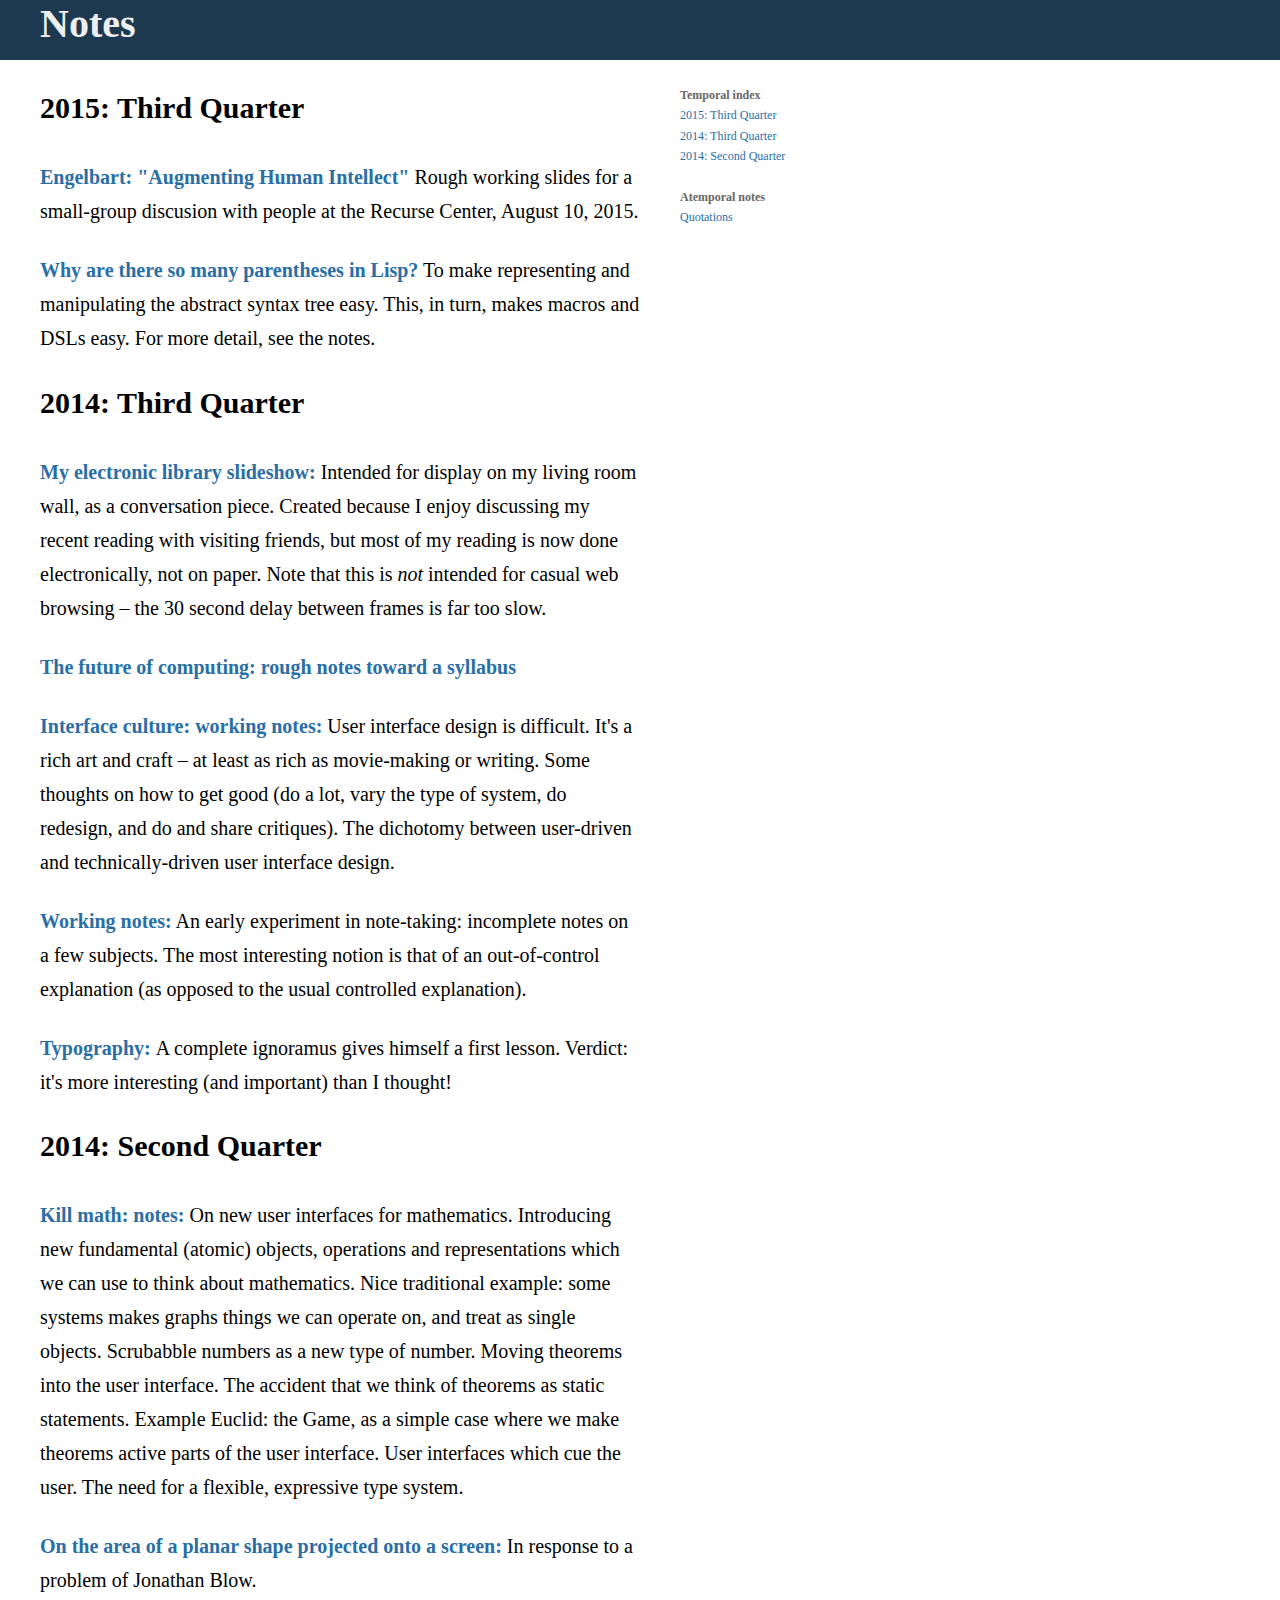
<file: index.html>
<!doctype html>
<html>
<head>
<meta charset="utf-8">
<link rel="stylesheet" type="text/css" href="assets/style.css">
</head>

<body>

<div id="header">
  <h1>Notes</h1>
</div>

<div id="container">

  <p>
    <span class="marginnote">
      <strong>Temporal index</strong></br>
      <a href="#2015qs">2015: Third Quarter</a></br>
      <a href="#2014q3">2014: Third Quarter</a></br>
      <a href="#2014q2">2014: Second Quarter</a></br>
      <br>
      <strong>Atemporal notes</strong></br>
      <a href="quotes/quotes.html">Quotations</a>
    </a>

    </span>


    <a name="2015q3"></a>
    <h2>2015: Third Quarter</h2>

<p class="project">
  <a href="engelbart/engelbart.html"><strong>Engelbart: "Augmenting
      Human Intellect"</strong></a> Rough working slides for a
      small-group discusion with people at the Recurse Center, August
      10, 2015.
</p>

  <p class="project">
    <a href="parentheses/index.html"><strong>Why are there so many
	parentheses in Lisp?</strong></a> To make representing and
	manipulating the abstract syntax tree easy.  This, in turn,
	makes macros and DSLs easy.  For more detail, see the notes.
  </p>
	
    <a name="2014q3"></a>
    <h2>2014: Third Quarter</h2>

  <p class="project">
    <a href="ebooks/index.html"><strong>My electronic library
    slideshow:</strong></a> Intended for display on my living room
    wall, as a conversation piece.  Created because I enjoy discussing
    my recent reading with visiting friends, but most of my reading is
    now done electronically, not on paper.  Note that this
    is <em>not</em> intended for casual web browsing &ndash; the 30
    second delay between frames is far too slow.

  <p class="project">
    <a href="tfoc/index.html"><strong>The future of computing: rough
    notes toward a syllabus</strong></a>

  <p class="project">
    <a href="interface_culture/index.html"><strong>Interface culture:
    working notes:</strong></a> User interface design is difficult.
    It's a rich art and craft &ndash; at least as rich as movie-making
    or writing.  Some thoughts on how to get good (do a lot, vary the
    type of system, do redesign, and do and share critiques).  The
    dichotomy between user-driven and technically-driven user
    interface design.

  <p class="project">
    <a href="working_notes/notes.html"><strong>Working
    notes:</strong></a> An early experiment in note-taking: incomplete
    notes on a few subjects.  The most interesting notion is that of
    an out-of-control explanation (as opposed to the usual controlled
    explanation).

  <p class="project">
    <a href="typeface/typeface.html">
      <strong>
	Typography:
      </strong> 
    </a> A complete ignoramus gives himself a first lesson.  Verdict:
    it's more interesting (and important) than I thought!

  <p>
    <a name="2014q2"></a>
    <h2>2014: Second Quarter</h2>

  <p class="project">
    <a href="kill_math/kill_math.html">
      <strong>
	Kill math: notes:
      </strong></a> On new user interfaces for mathematics.  Introducing
      new fundamental (atomic) objects, operations and representations
      which we can use to think about mathematics.  Nice traditional
      example: some systems makes graphs things we can operate on, and
      treat as single objects.  Scrubabble numbers as a new type of
      number.  Moving theorems into the user interface.  The accident
      that we think of theorems as static statements.  Example Euclid:
      the Game, as a simple case where we make theorems active parts
      of the user interface.  User interfaces which cue the user.  The
      need for a flexible, expressive type system.

  <p class="project">
    <a href="projected_ellipse/index.html">
      <strong>
	On the area of a planar shape projected onto a screen:
      </strong></a> In response to a problem of Jonathan Blow.


</div>

</body>
</html>
</file>
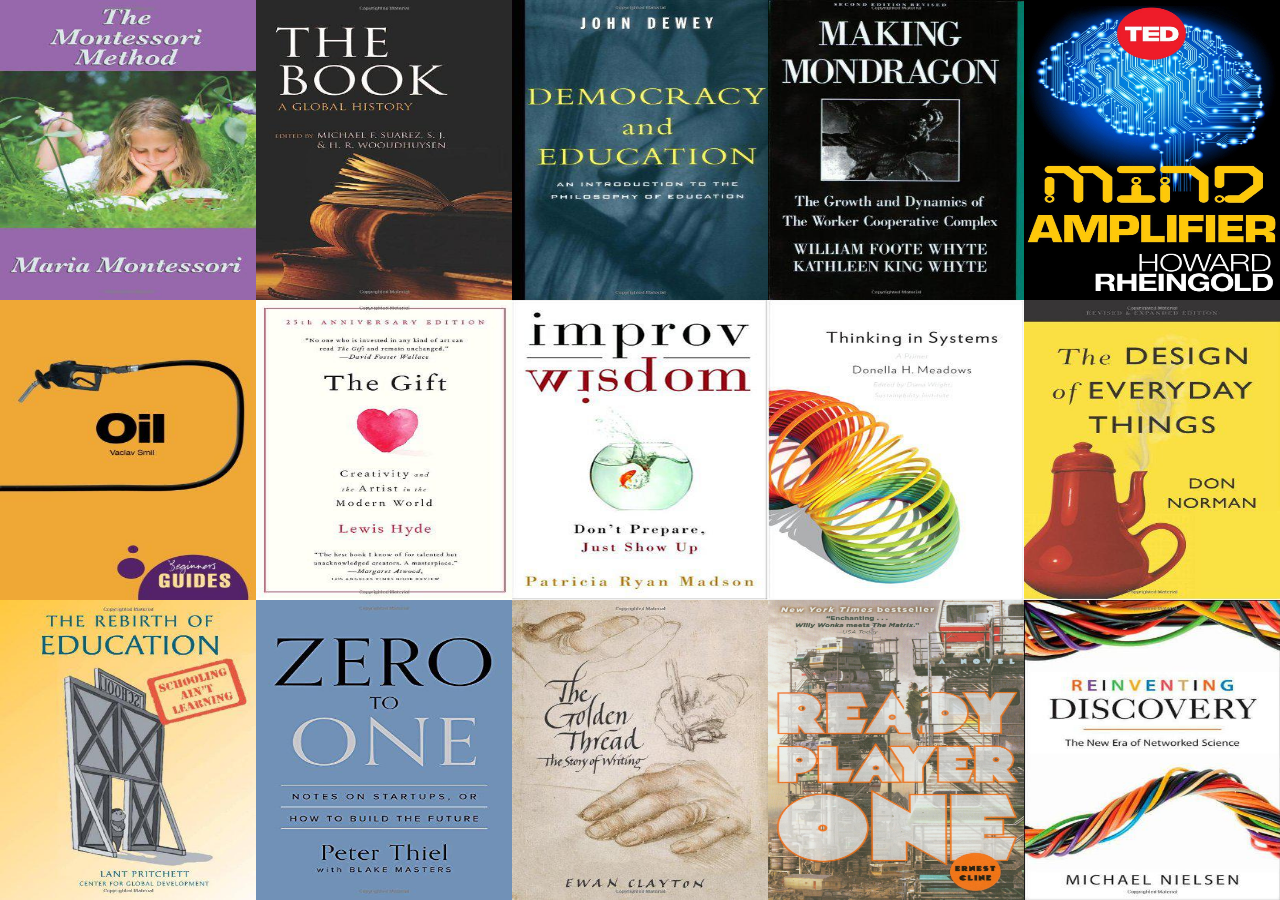
<file: ebooks/index.html>
<!doctype html>
<html>
  <head>
    <title>Michael's Kindle library</title>
    <script src="jquery-2.1.1.min.js"></script>
    <script src="kindle.js"></script>
  </head>

  <body>

  </body>
</html>
</file>
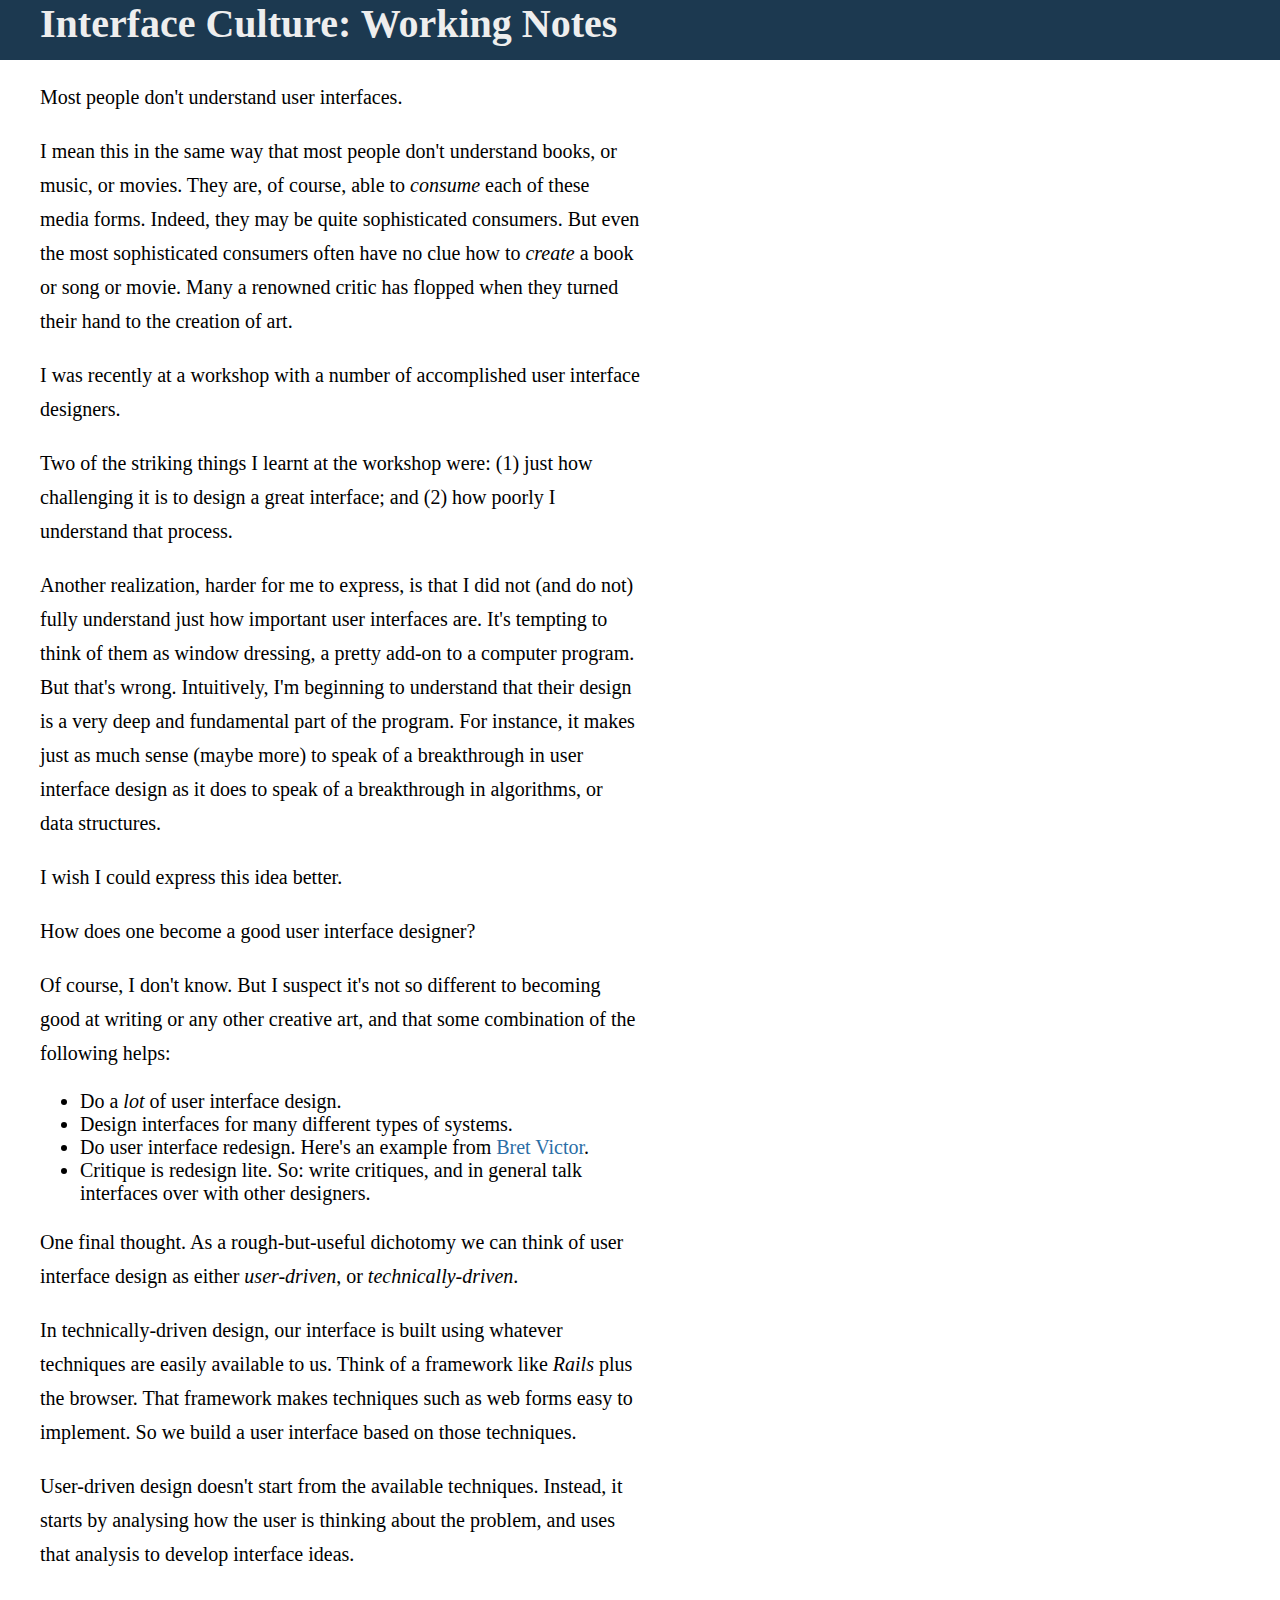
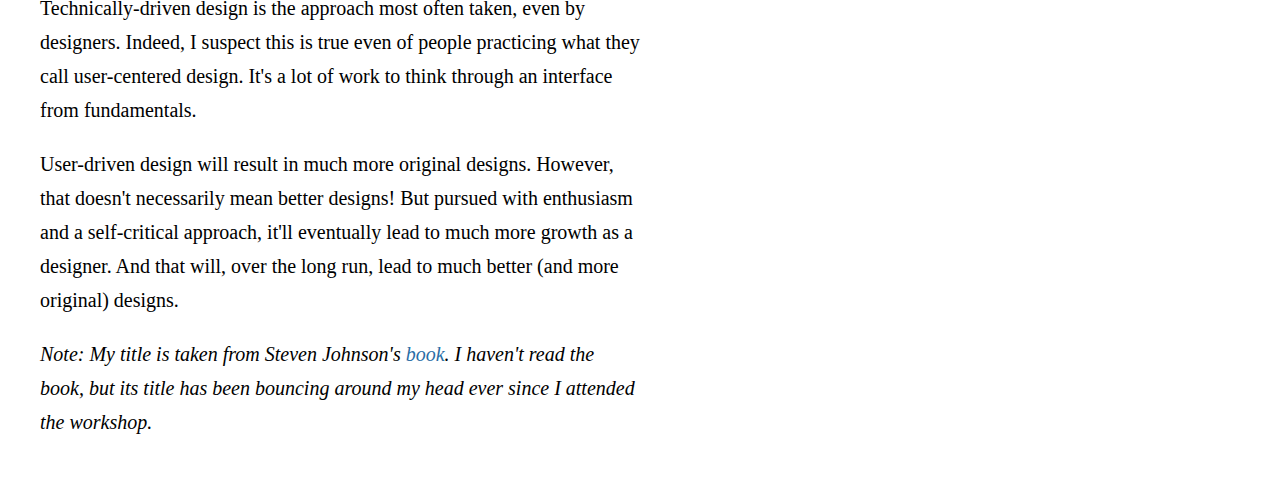
<file: interface_culture/index.html>
<!doctype html>
<html>
  <head>
    <meta charset="utf-8">
    <title>Interface Culture: Working Notes</title>
    <link rel="stylesheet" type="text/css" href="../assets/style.css">
    <script type="text/javascript" src="http://cdn.mathjax.org/mathjax/latest/MathJax.js?config=TeX-AMS-MML_HTMLorMML"></script>
        <script type="text/x-mathjax-config">
      MathJax.Hub.Config({
        tex2jax: {inlineMath: [['$','$']]},
        "HTML-CSS": {scale: 92},
        TeX: { equationNumbers: { autoNumber: "AMS" }},
        styles: {
          ".MathJax_Display": {color: "#555 !important"}}
      })
    </script>

    <script src="../assets/jquery-2.1.1.min.js"></script>

  </head>

  <body>
    <div id="header">
      <h1>Interface Culture: Working Notes</h1>
    </div>

    <div id="container">

      <p>
	Most people don't understand user interfaces.

      <p>
	I mean this in the same way that most people don't understand
	books, or music, or movies.  They are, of course, able
	to <em>consume</em> each of these media forms.  Indeed, they
	may be quite sophisticated consumers.  But even the most
	sophisticated consumers often have no clue how
	to <em>create</em> a book or song or movie.  Many a renowned
	critic has flopped when they turned their hand to the creation
	of art.

      <p>
	I was recently at a workshop with a number of accomplished
	user interface designers.

      <p>
	Two of the striking things I learnt at the workshop were: (1)
	just how challenging it is to design a great interface; and
	(2) how poorly I understand that process.

      <p>
	Another realization, harder for me to express, is that I did
	not (and do not) fully understand just how important user
	interfaces are.  It's tempting to think of them as window
	dressing, a pretty add-on to a computer program.  But that's
	wrong.  Intuitively, I'm beginning to understand that their
	design is a very deep and fundamental part of the program.
	For instance, it makes just as much sense (maybe more) to
	speak of a breakthrough in user interface design as it does to
	speak of a breakthrough in algorithms, or data structures.

      <p>
	I wish I could express this idea better.

      <p>
	How does one become a good user interface designer?

      <p>
	Of course, I don't know.  But I suspect it's not so different
	to becoming good at writing or any other creative art, and
	that some combination of the following helps:

	<ul> 
	  <li>Do a <em>lot</em> of user interface design.  

	  <li>Design interfaces for many different types of systems.

	  <li>Do user interface redesign.  Here's an example
	  from <a href="http://worrydream.com/HowManyHouseholds/">Bret
	  Victor</a>.

	  <li>Critique is redesign lite.  So: write critiques, and in
	    general talk interfaces over with other designers. </ul>

      <p>
	One final thought.  As a rough-but-useful dichotomy we can
	think of user interface design as either <em>user-driven</em>,
	or <em>technically-driven</em>.

      <p>
	In technically-driven design, our interface is built using
	whatever techniques are easily available to us. Think of a
	framework like <em>Rails</em> plus the browser.  That
	framework makes techniques such as web forms easy to
	implement.  So we build a user interface based on those
	techniques.

      <p>
	User-driven design doesn't start from the available
	techniques.  Instead, it starts by analysing how the user is
	thinking about the problem, and uses that analysis to develop
	interface ideas.

      <p>
	Technically-driven design is the approach most often taken,
	even by designers.  Indeed, I suspect this is true even of
	people practicing what they call user-centered design.  It's a
	lot of work to think through an interface from fundamentals.

      <p>
	User-driven design will result in much more original designs.
	However, that doesn't necessarily mean better designs!  But
	pursued with enthusiasm and a self-critical approach, it'll
	eventually lead to much more growth as a designer.  And that
	will, over the long run, lead to much better (and more
	original) designs.

      <p>
	<em>Note: My title is taken from Steven
	  Johnson's <a href="http://www.amazon.com/Interface-Culture-Steven-A-Johnson/dp/0465036805">book</a>.
	  I haven't read the book, but its title has been bouncing
	  around my head ever since I attended the workshop.</em>
    </div>
  </body>
</html>
</file>
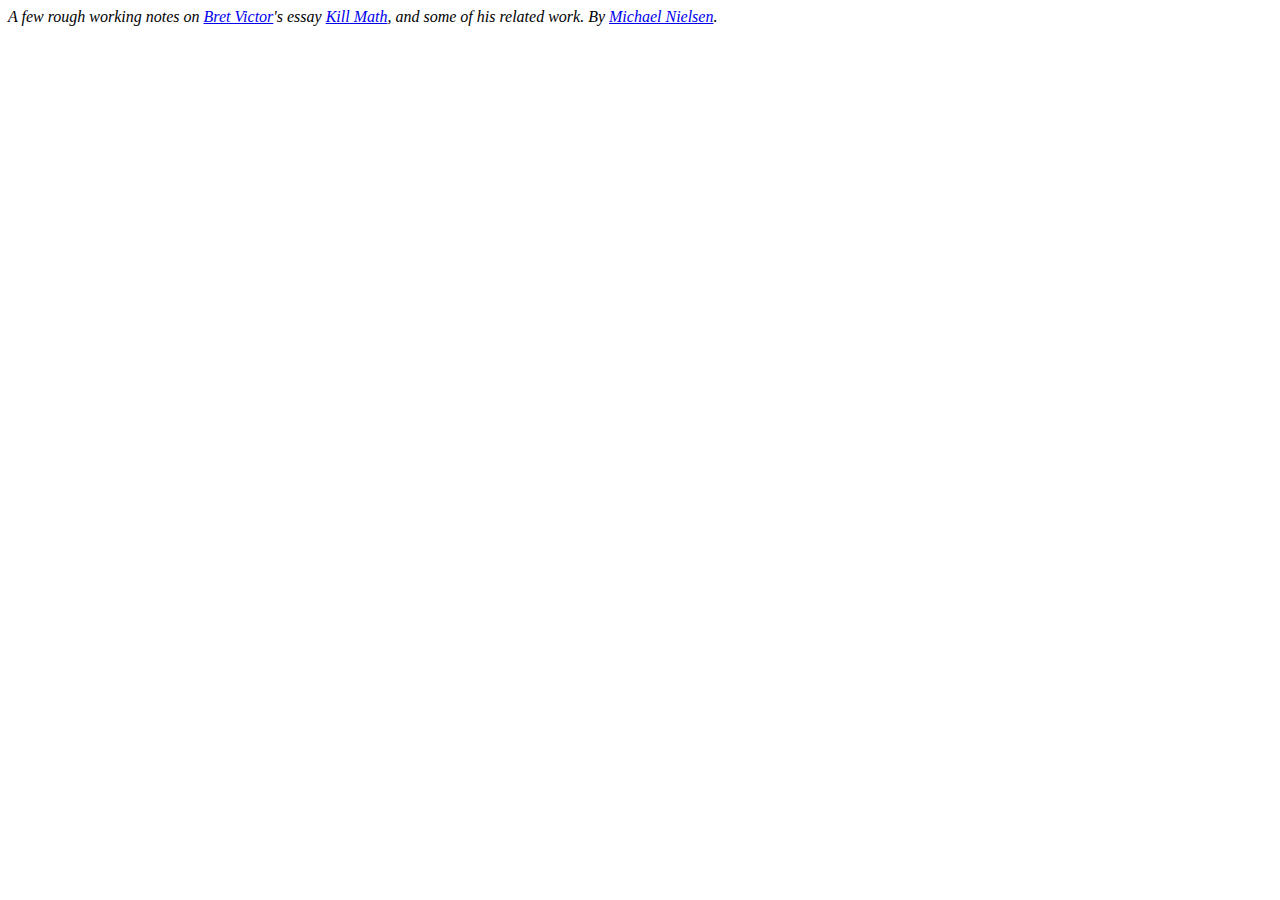
<file: kill_math/index.html>
<!doctype html>
<html>
  <meta charset="utf-8">
  <title>Kill Math: notes</title>
  <link rel="stylesheet"
</html>

<em>A few rough working notes on <a href="http://worrydream">Bret
Victor</a>'s essay <a href="http://worrydream.com/KillMath/">Kill
Math</a>, and some of his related work.  By <a
href="http://michaelnielsen.org">Michael Nielsen</a>.</em>
</file>
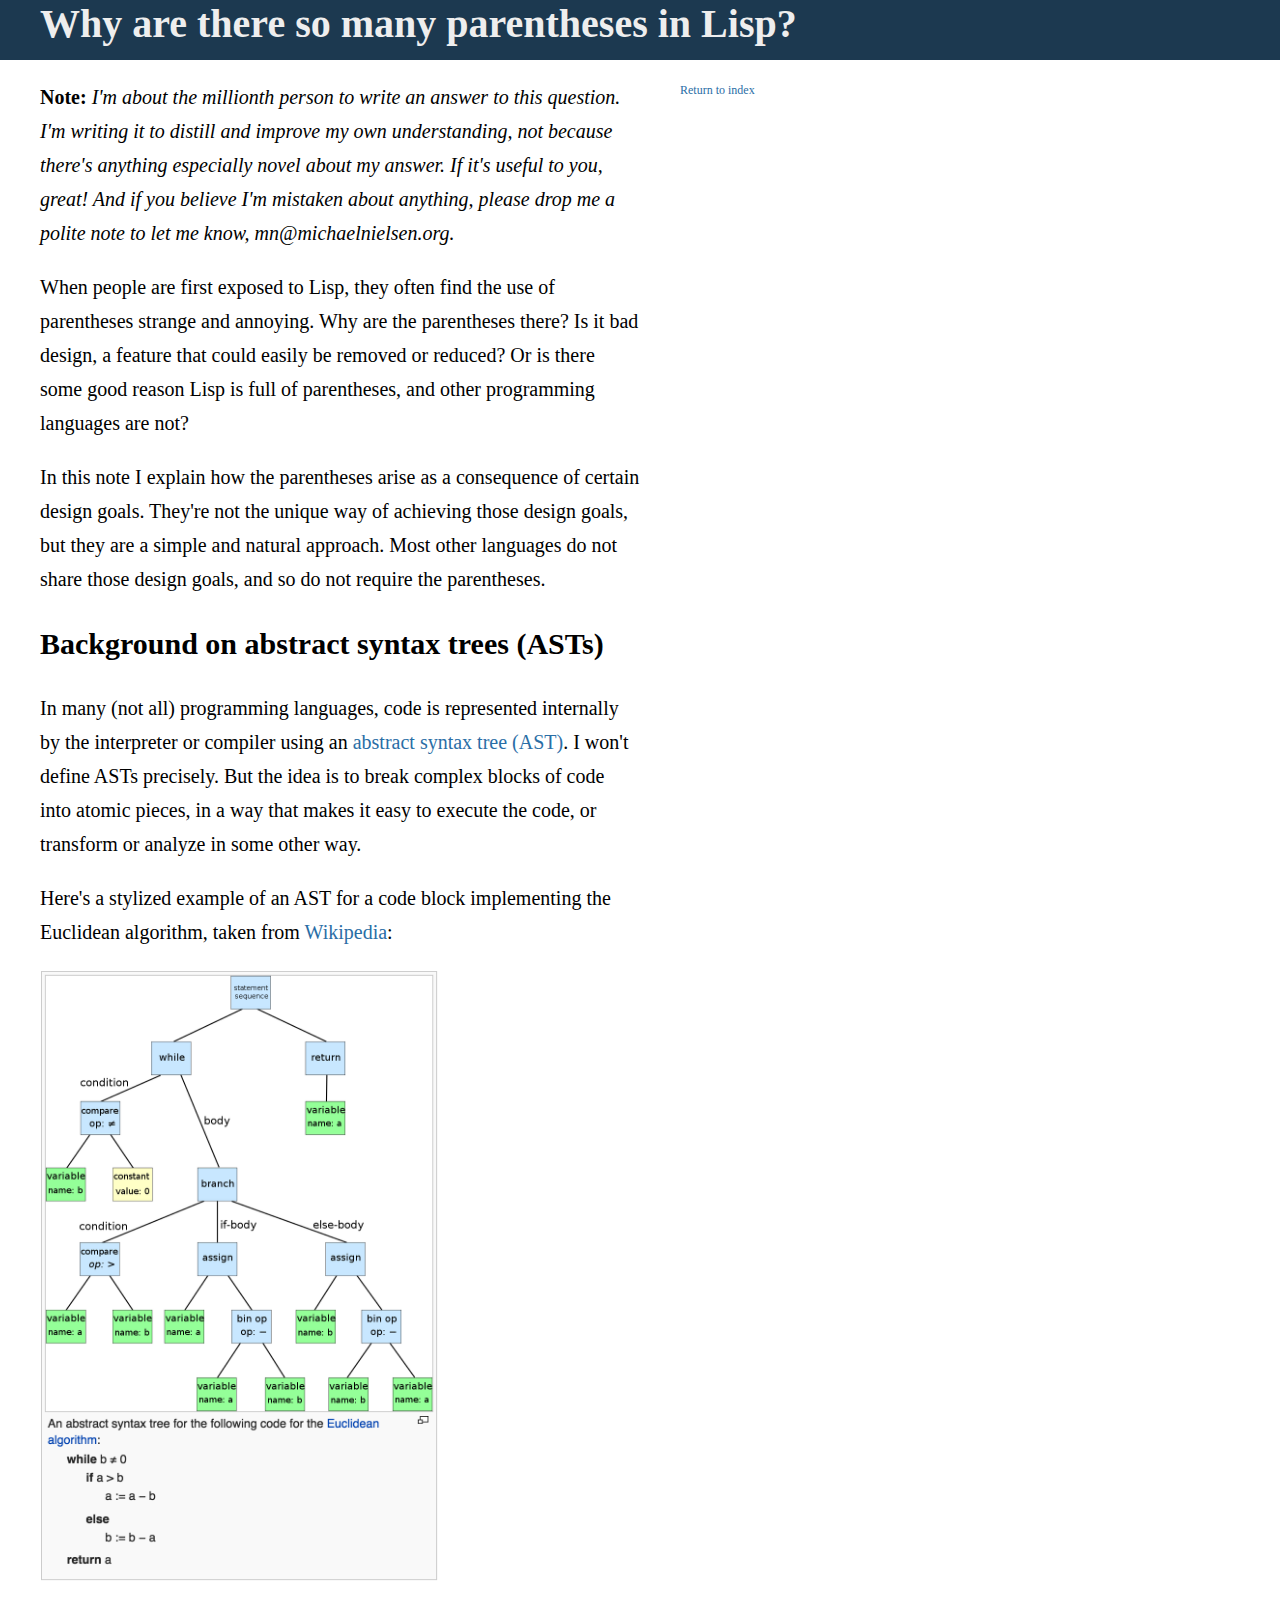
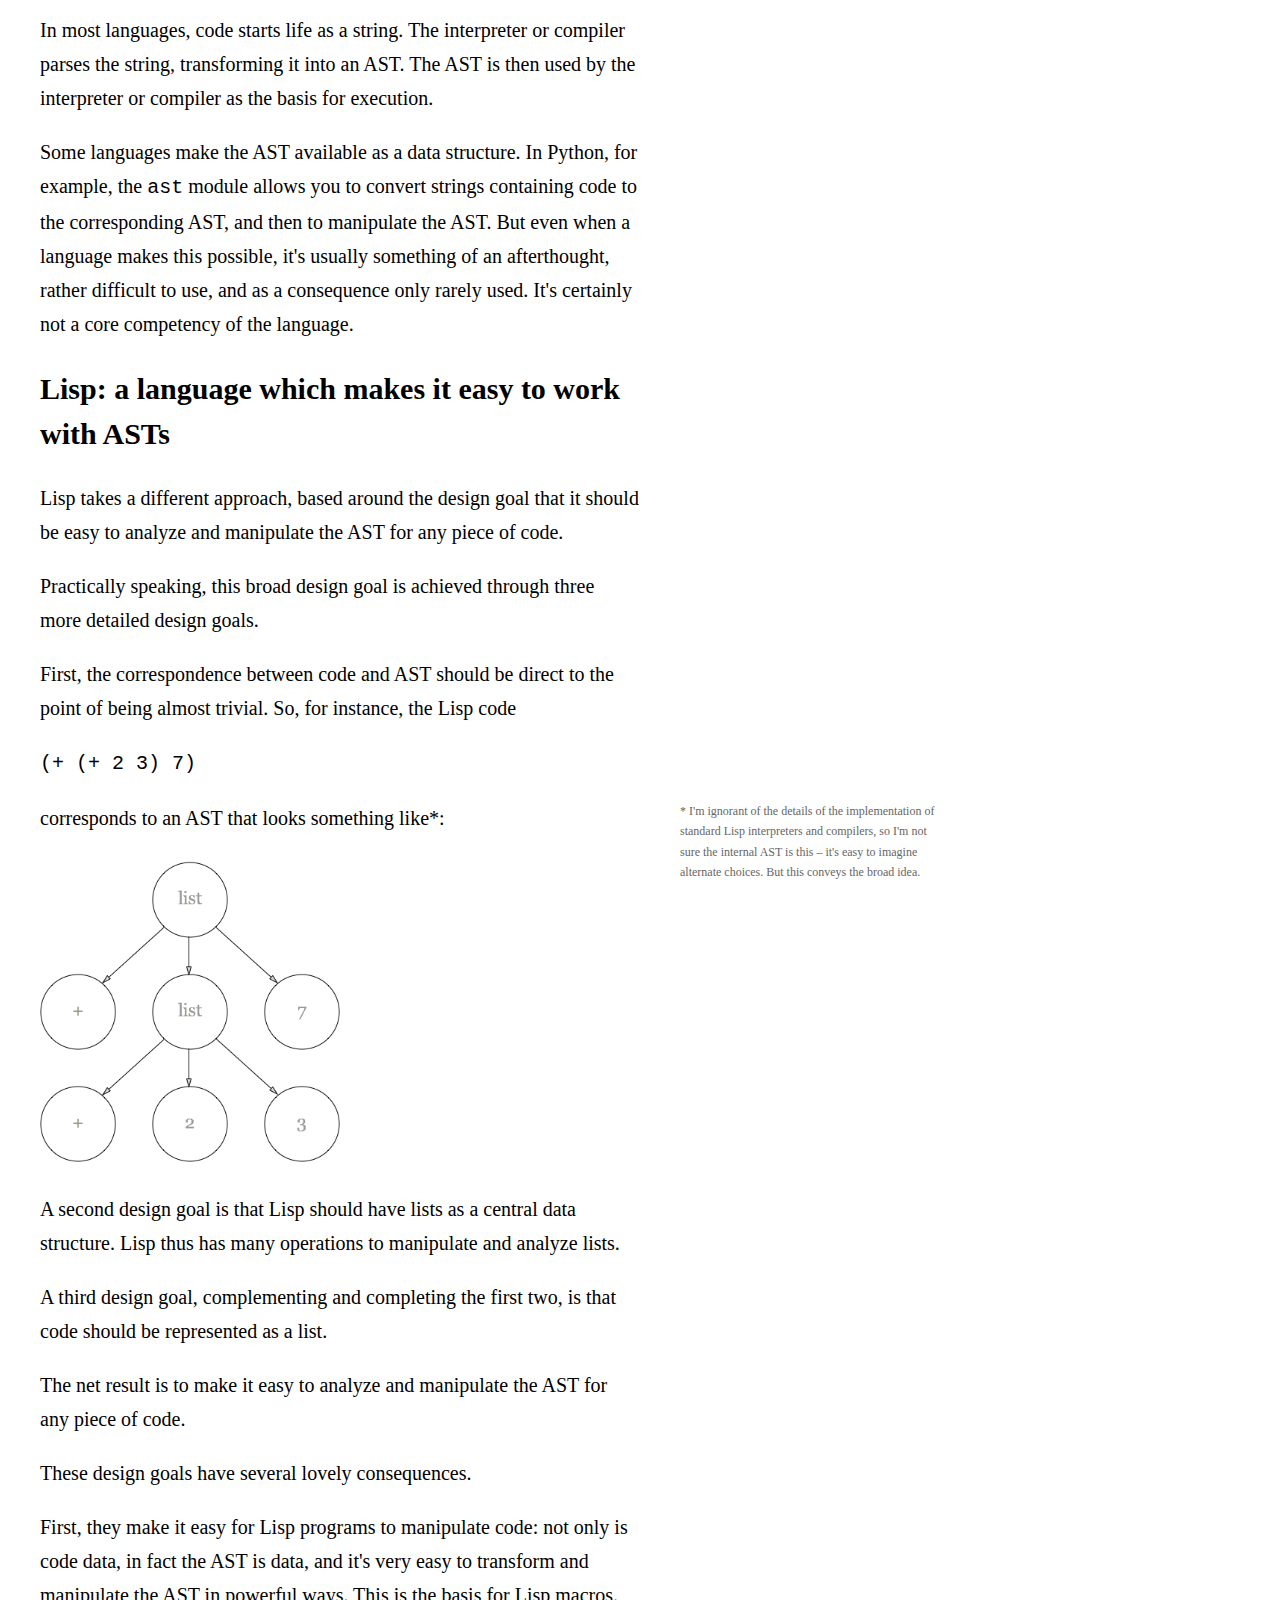
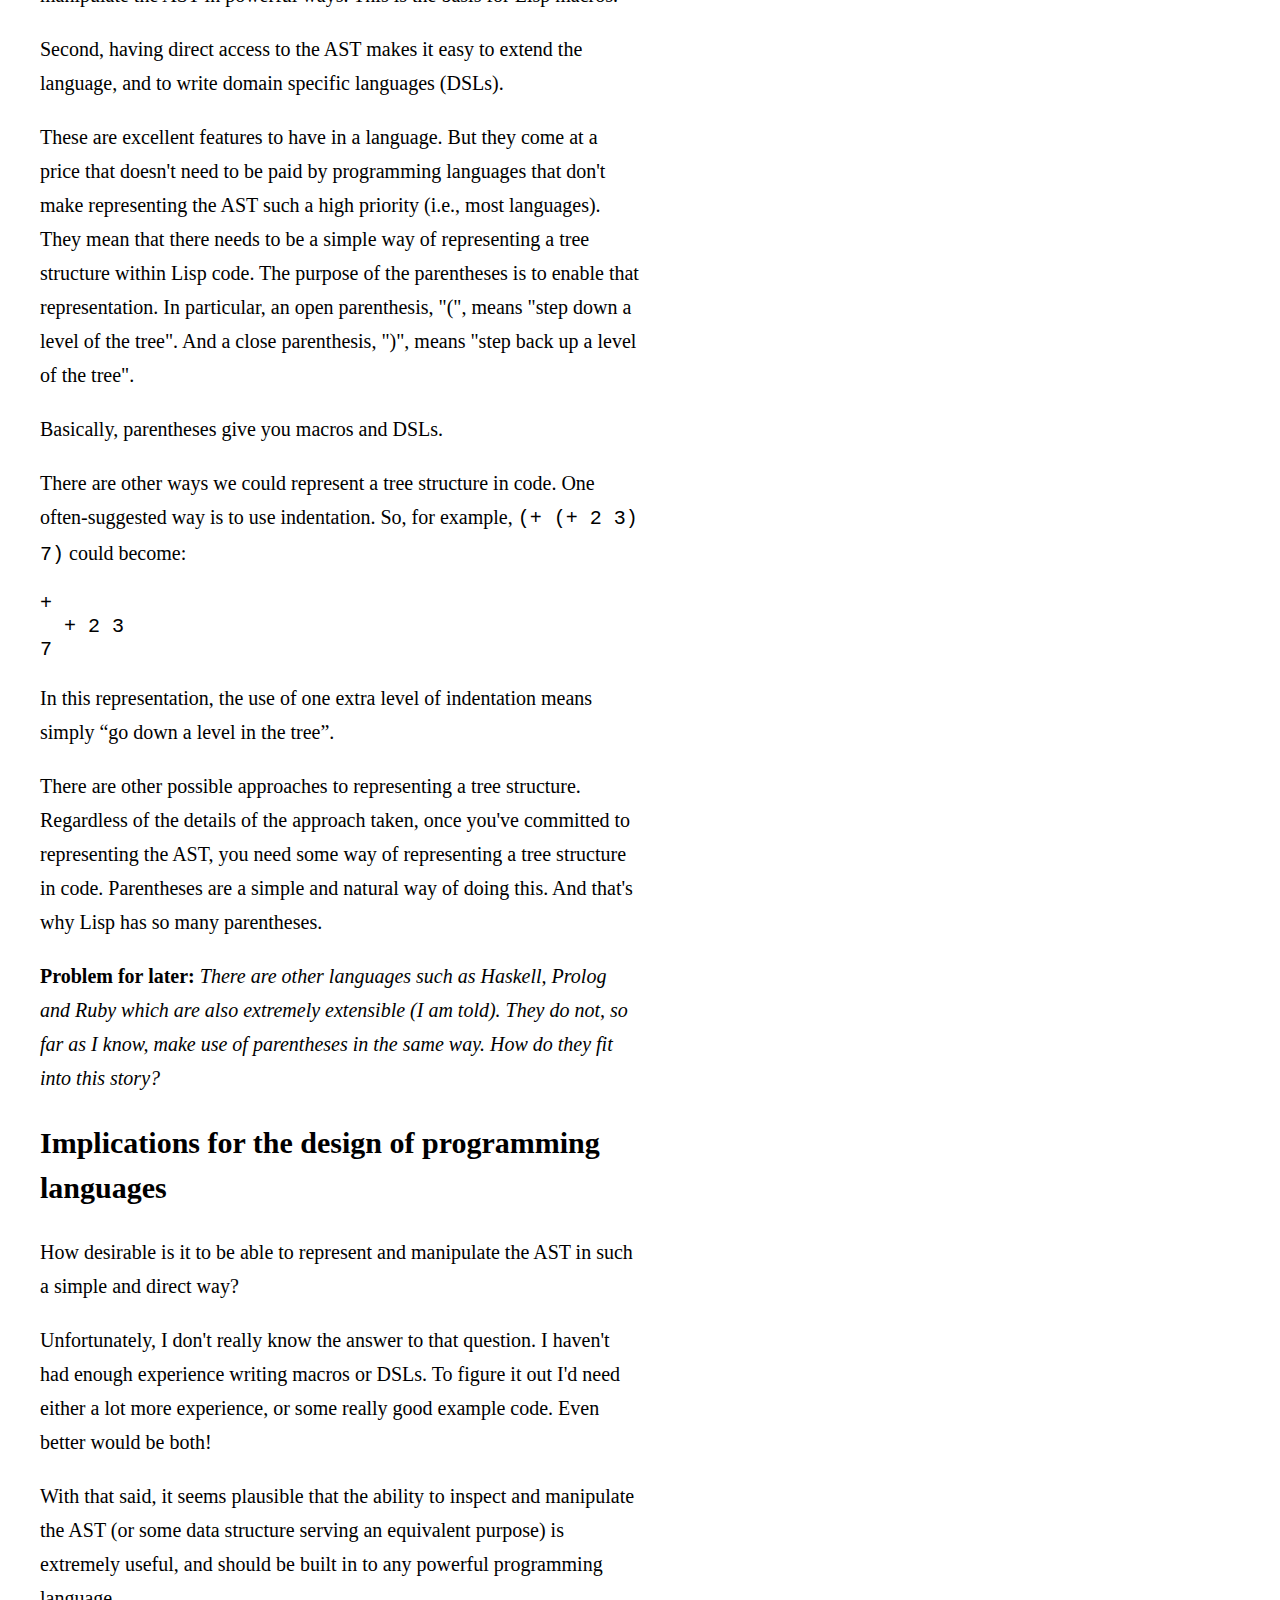
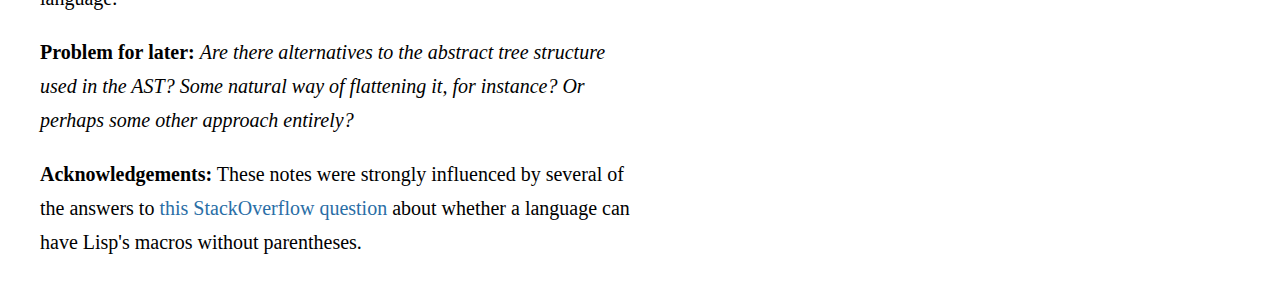
<file: parentheses/index.html>
<!doctype html>
<html>
  <head>
    <meta charset="utf-8">
    <title>Why are there so many parentheses in Lisp?</title>
    <link rel="stylesheet" type="text/css"
	  href="http://mnielsen.github.io/notes/assets/style.css">
    
  </head>

  <body>
    <div id="header">
      <h1>Why are there so many parentheses in Lisp?</h1>
    </div>

    <div id="container">

      <div id="main">
	<p>
	  <span class="marginnote"><a href="../index.html">Return to index</a></span>

	  <div id="main">
	    <p>
	      <strong>Note:</strong> <em>I'm about the millionth
		person to write an answer to this question. I'm
		writing it to distill and improve my own
		understanding, not because there's anything especially
		novel about my answer.  If it's useful to you, great!
		And if you believe I'm mistaken about anything, please
		drop me a polite note to let me know,
		mn@michaelnielsen.org.</em>
	    </p>
	    
	    <p>
	      When people are first exposed to Lisp, they often find
	      the use of parentheses strange and annoying.  Why are
	      the parentheses there?  Is it bad design, a feature that
	      could easily be removed or reduced? Or is there some
	      good reason Lisp is full of parentheses, and other
	      programming languages are not?
	    </p>

	    <p>
	      In this note I explain how the parentheses arise as a
	      consequence of certain design goals.  They're not the
	      unique way of achieving those design goals, but they are
	      a simple and natural approach.  Most other languages do
	      not share those design goals, and so do not require the
	      parentheses.  
	    </p>

	    <p>
	      <h2>Background on abstract syntax trees (ASTs)</h2>
	    </p>

	    <p>
	      In many (not all) programming languages, code is
	      represented internally by the interpreter or compiler
	      using
	      an <a href="https://en.wikipedia.org/wiki/Abstract_syntax_tree">abstract
	      syntax tree (AST)</a>.  I won't define ASTs precisely.
	      But the idea is to break complex blocks of code into
	      atomic pieces, in a way that makes it easy to execute
	      the code, or transform or analyze in some other way.
	    </p>

	    <p>
	      Here's a stylized example of an AST for a code block
	      implementing the Euclidean algorithm, taken from
	      <a href="https://en.wikipedia.org/wiki/Abstract_syntax_tree">Wikipedia</a>:
	    </p>

	    <p>
	      <img src="ast.png" width="400px">
	    </p>

	    <p>
	      In most languages, code starts life as a string. The
	      interpreter or compiler parses the string, transforming
	      it into an AST.  The AST is then used by the interpreter
	      or compiler as the basis for execution.
	    </p>

	    <p>
	      Some languages make the AST available as a data
	      structure.  In Python, for example, the <code>ast</code>
	      module allows you to convert strings containing code to
	      the corresponding AST, and then to manipulate the
	      AST. But even when a language makes this possible, it's
	      usually something of an afterthought, rather difficult
	      to use, and as a consequence only rarely used.  It's
	      certainly not a core competency of the language.
	    </p>

	    <p>
	      <h2>Lisp: a language which makes it easy to work with ASTs</h2>
	    </p>

	    <p>
	      Lisp takes a different approach, based around the design
	      goal that it should be easy to analyze and manipulate
	      the AST for any piece of code.
	    </p>

	    <p>
	      Practically speaking, this broad design goal is achieved
	      through three more detailed design goals.
	    </p>

	    <p>
	      First, the correspondence between code and AST should be
	      direct to the point of being almost trivial.  So, for
	      instance, the Lisp code
	    </p>

	    <p>
	      <code>(+ (+ 2 3) 7)</code>
	    </p>

	    <p>
	      corresponds to an AST that looks something
	      like*<span class="marginnote">* I'm ignorant of the
	      details of the implementation of standard Lisp
	      interpreters and compilers, so I'm not sure the internal
	      AST is this &ndash; it's easy to imagine alternate
	      choices.  But this conveys the broad idea.</span>:
	    </p>

	    <p>
	      <img src="ast_lisp.png" width="300px">
	    </p>

	    <p>
	      A second design goal is that Lisp should have lists as a
	      central data structure.  Lisp thus has many operations
	      to manipulate and analyze lists.
	    </p>

	    
	    <p>
	      A third design goal, complementing and completing the
	      first two, is that code should be represented as a list.
	    </p>

	    <p>
	      The net result is to make it easy to analyze and
	      manipulate the AST for any piece of code.
	    </p>

	    <p>
	      These design goals have several lovely consequences.
	    </p>

	    <p>
	      First, they make it easy for Lisp programs to manipulate
	      code: not only is code data, in fact the AST is data,
	      and it's very easy to transform and manipulate the AST
	      in powerful ways.  This is the basis for Lisp macros.
	    </p>

	    <p>
	      Second, having direct access to the AST makes it easy to
	      extend the language, and to write domain specific
	      languages (DSLs).
	    </p>

	    <p>
	      These are excellent features to have in a language.  But
	      they come at a price that doesn't need to be paid by
	      programming languages that don't make representing the
	      AST such a high priority (i.e., most languages).  They
	      mean that there needs to be a simple way of representing
	      a tree structure within Lisp code.  The purpose of the
	      parentheses is to enable that representation.  In
	      particular, an open parenthesis, "(", means "step down a
	      level of the tree".  And a close parenthesis, ")", means
	      "step back up a level of the tree".
	    </p>

	    <p>
	      Basically, parentheses give you macros and DSLs.
	    </p>
	    
	    <p>
	      There are other ways we could represent a tree structure
	      in code.  One often-suggested way is to use indentation.
	      So, for example, <code>(+ (+ 2 3) 7)</code> could
	      become:
	    </p>

<pre>
+
  + 2 3
7
</pre>

	    <p>
	      In this representation, the use of one extra level of
	      indentation means simply &ldquo;go down a level in the
	      tree&rdquo;.
	    </p>

	    <p>
	      There are other possible approaches to representing a
	      tree structure.  Regardless of the details of the
	      approach taken, once you've committed to representing
	      the AST, you need some way of representing a tree
	      structure in code.  Parentheses are a simple and natural
	      way of doing this.  And that's why Lisp has so many
	      parentheses.
	    </p>

	    <p>
	      <strong>Problem for later:</strong> <em>There are other
	      languages such as Haskell, Prolog and Ruby which are
	      also extremely extensible (I am told).  They do not, so
	      far as I know, make use of parentheses in the same way.
	      How do they fit into this story?</em>
	    </p>

	    <p>
	      <h2>Implications for the design of programming languages</h2>
	    </p>
	    
	    <p>
	      How desirable is it to be able to represent and
	      manipulate the AST in such a simple and direct way?
	    </p>

	    <p>
	      Unfortunately, I don't really know the answer to that
	      question.  I haven't had enough experience writing
	      macros or DSLs.  To figure it out I'd need either a lot
	      more experience, or some really good example code.  Even
	      better would be both!
	    </p>

	    <p>
	      With that said, it seems plausible that the ability to
	      inspect and manipulate the AST (or some data structure
	      serving an equivalent purpose) is extremely useful, and
	      should be built in to any powerful programming language.
	    </p>

	    <p>
	      <strong>Problem for later:</strong> <em>Are there
	      alternatives to the abstract tree structure used in the
	      AST?  Some natural way of flattening it, for instance?
	      Or perhaps some other approach entirely?
	      </em>
	    </p>
		
	    <p>
	      <strong>Acknowledgements:</strong> These notes were
	      strongly influenced by several of the answers
	      to <a href="http://stackoverflow.com/questions/2720843/can-a-language-have-lisps-powerful-macros-without-the-parentheses">this
	      StackOverflow question</a> about whether a language can
	      have Lisp's macros without parentheses.
	    </p>
	    
	  </div>
      </div>
  </body>
</html>
</file>
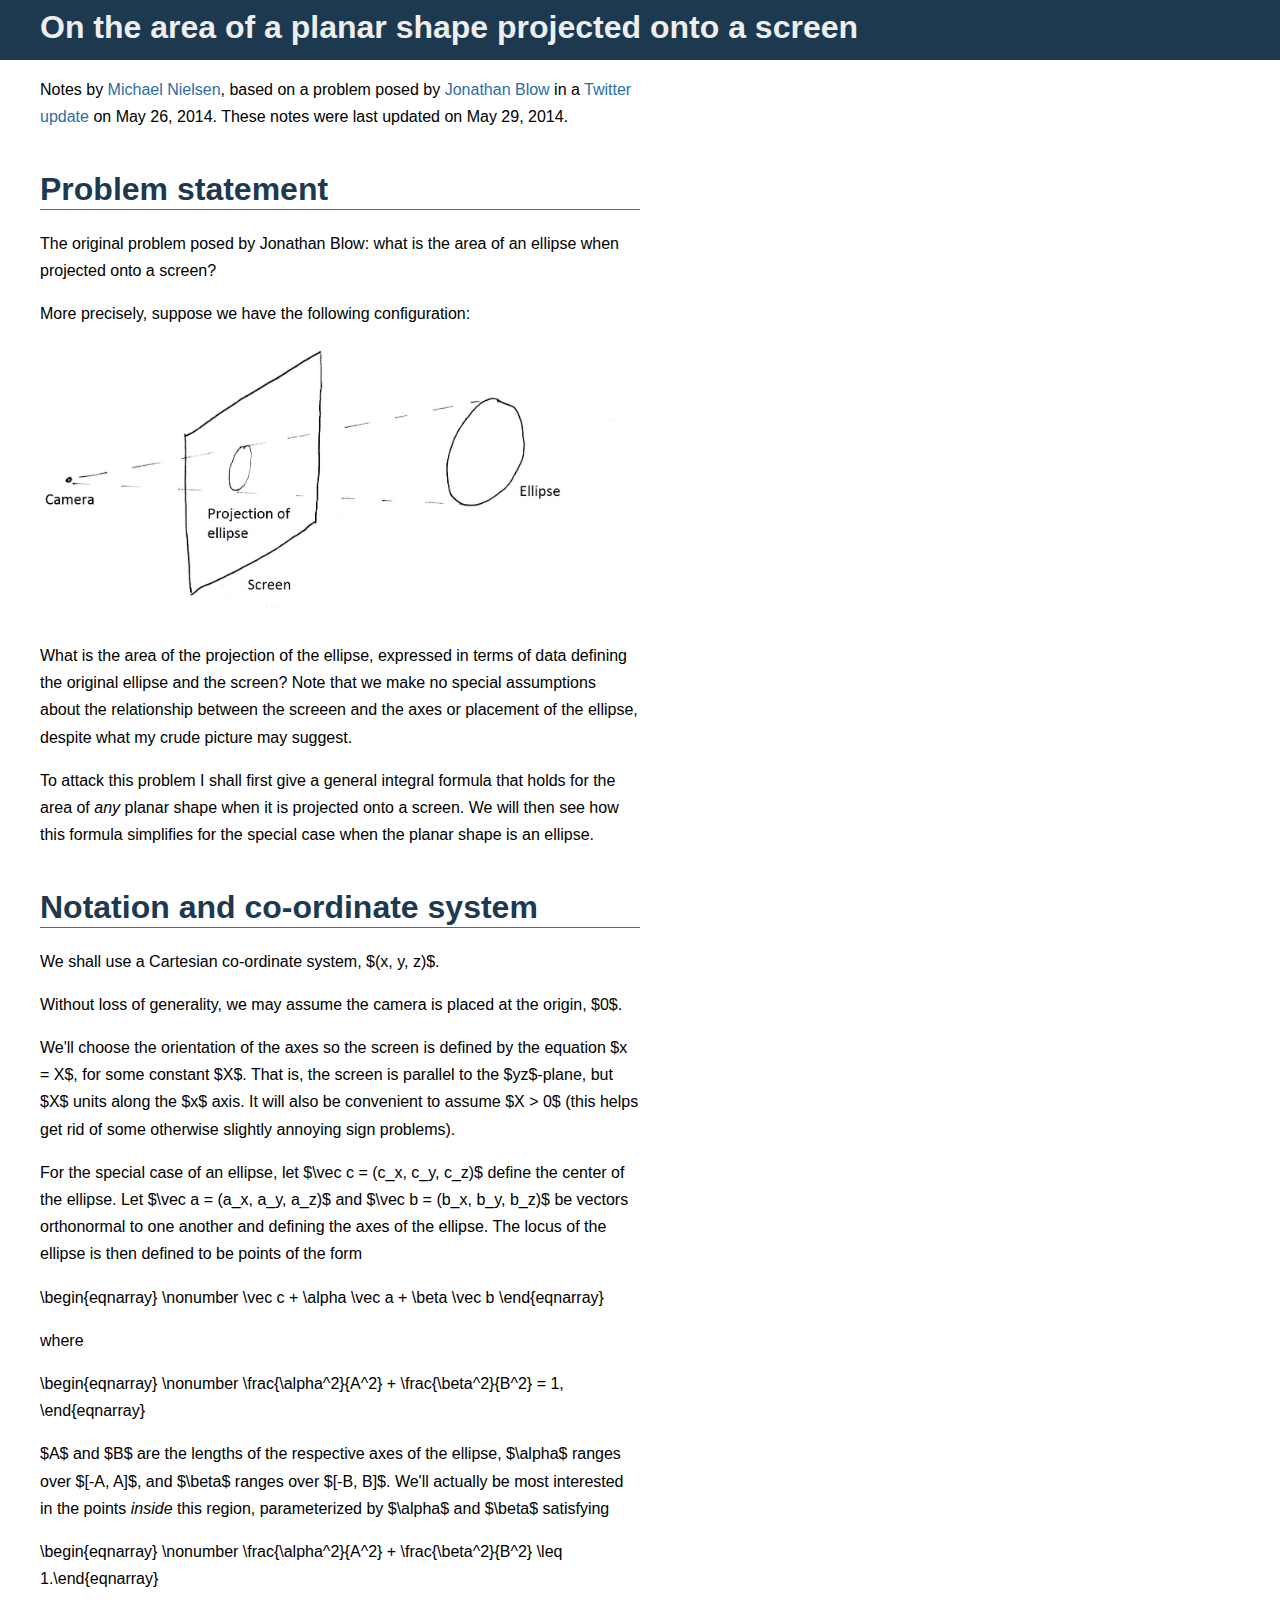
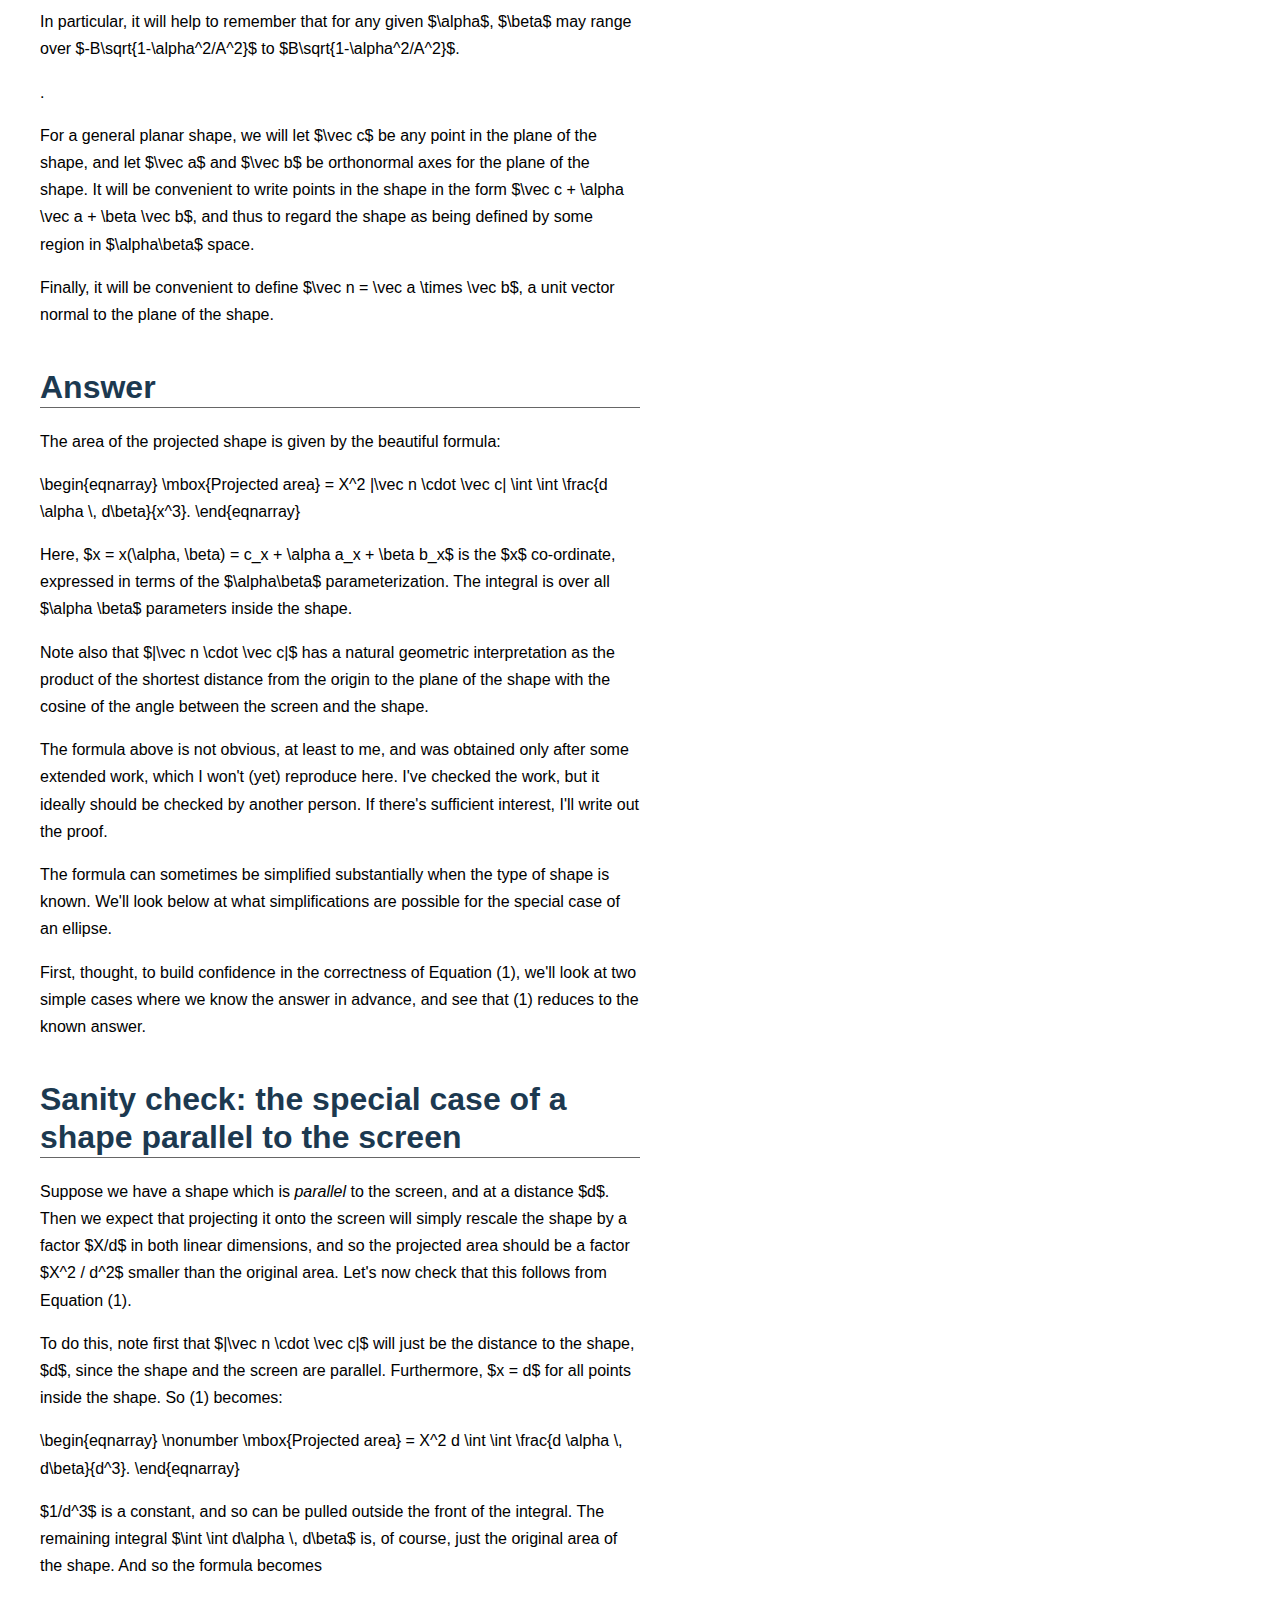
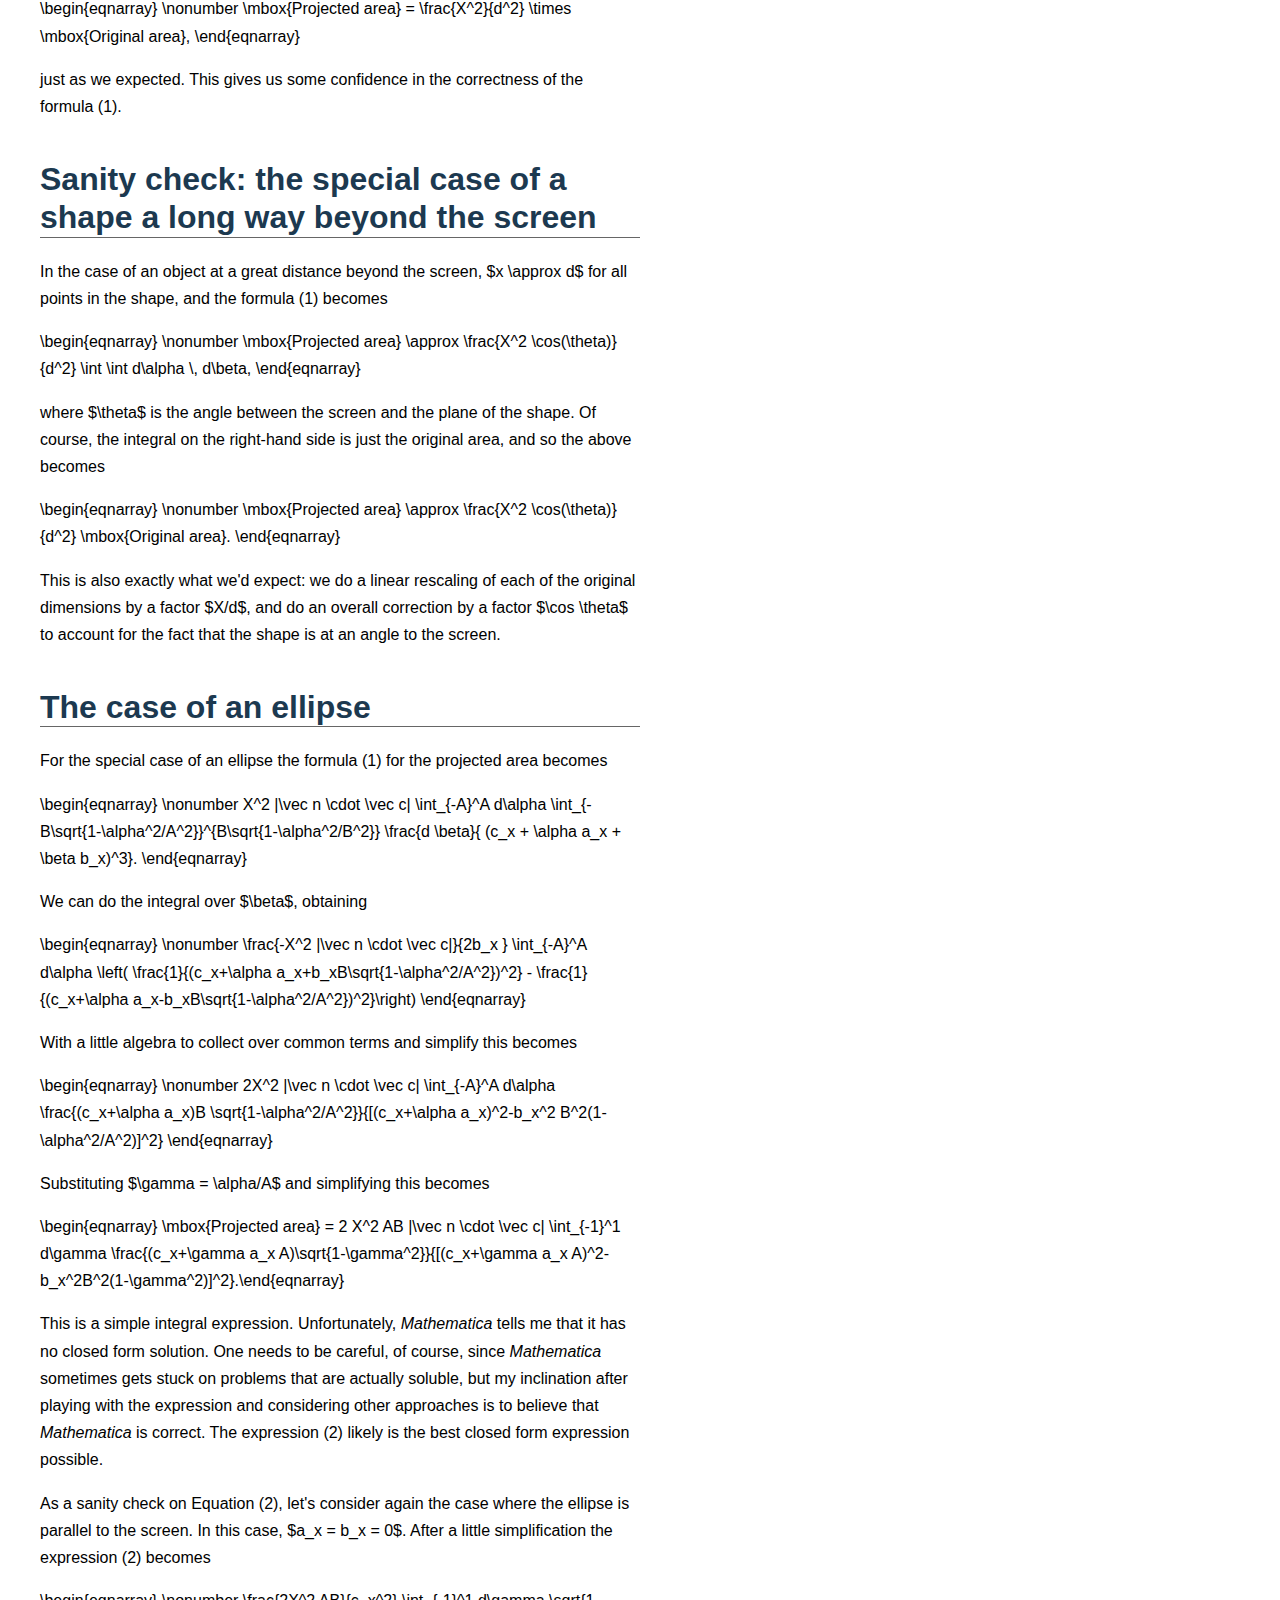
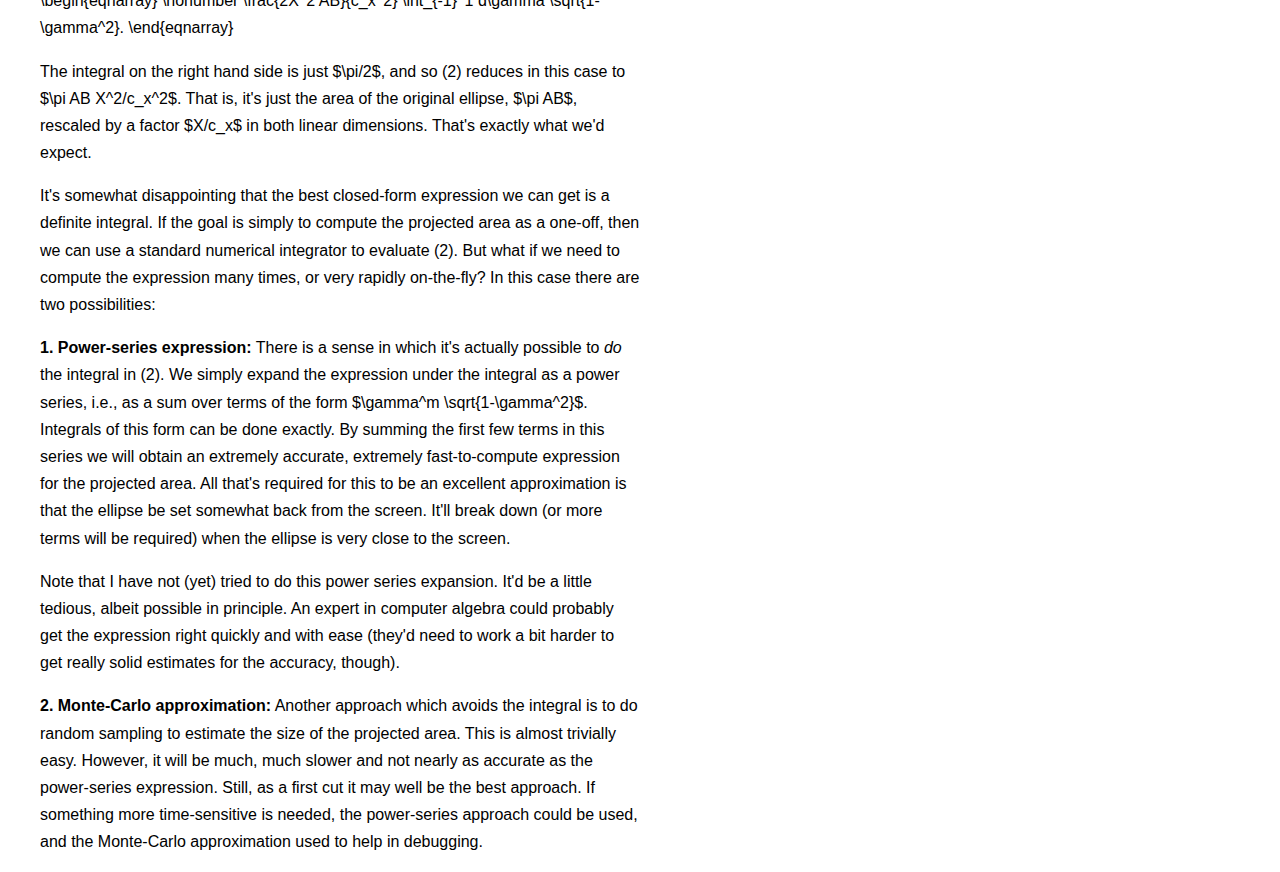
<file: projected_ellipse/index.html>
<!doctype html>
<head>
<meta charset="utf-8">
<style>
body {
    background: #fff;
    font-size: 12pt;
    line-height: 1.7;
    font-family: Arial;
    color: #000;
    width: 100%;
    margin: 0;
    padding: 0;
    text-align: left;
    position: relative;
}

#header {
    position: relative;
    top: 0px;
    width: 100%;
    margin: 0;
    background-color: #1C3950;
    height: 60px;
}

h1 {
    position: absolute;
    top: 0px;
    left: 40px;
    right: 40px;
    padding: 0px;
    margin: 0px;
    font-family: "Helvetica", "Arial", sans-serif;
    color: #eee;
    white-space: nowrap;
}

#container { 
    width: 600px; 
    margin-left: 40px; }

a { 
    color: #2A6EA6;
    text-decoration: none;
}

a:hover {
    text-decoration: underline;
}

h3 {
    color: #1C3950;
    margin: 40px 0px 20px 0px;
    padding: 0;
    font-size: 32px;
    line-height: 1.2;
    font-family: "Helvetica", "Arial", sans-serif;
    border-bottom: 1px solid #666;
}

</style>
    <script type="text/x-mathjax-config">
      MathJax.Hub.Config({
        tex2jax: {inlineMath: [['$','$']]},
        "HTML-CSS": 
          {scale: 92},
        TeX: { equationNumbers: { autoNumber: "AMS" }}});
    </script>
    <script type="text/javascript" src="http://cdn.mathjax.org/mathjax/latest/MathJax.js?config=TeX-AMS-MML_HTMLorMML"></script>

</head>


<body>

<div id="header">
<h1>On the area of a planar shape projected onto a screen</h1>
</div>

<div id="container">

<p>
Notes by <a href="http://michaelnielsen.org">Michael Nielsen</a>,
based on a problem posed
by <a href="http://number-none.com/blow/">Jonathan Blow</a> in
a <a href="https://twitter.com/Jonathan_Blow/status/471130784120573952">Twitter
update</a> on May 26, 2014.  These notes were last updated on May 29,
2014.
</p>


<h3>Problem statement</h3>

<p>The original problem posed by Jonathan Blow: what is the area of an
ellipse when projected onto a screen?
</p>

<p>More precisely, suppose we have the following configuration:</p>
<img src="ellipse_setup.jpg" width="600px"></img>

<p>What is the area of the projection of the ellipse, expressed in
terms of data defining the original ellipse and the screen? Note that
we make no special assumptions about the relationship between the
screeen and the axes or placement of the ellipse, despite what my
crude picture may suggest.  </p>

<p>
To attack this problem I shall first give a general integral formula
that holds for the area of <em>any</em> planar shape when it is
projected onto a screen.  We will then see how this formula simplifies
for the special case when the planar shape is an ellipse.
</p>

<h3>Notation and co-ordinate system</h3>

<p>We shall use a Cartesian co-ordinate system, $(x, y, z)$.</p>

<p>Without loss of generality, we may assume the camera is placed at
the origin, $0$.<p>

<p>We'll choose the orientation of the axes so the screen is defined
by the equation $x = X$, for some constant $X$.  That is, the screen
is parallel to the $yz$-plane, but $X$ units along the $x$ axis. It
will also be convenient to assume $X > 0$ (this helps get rid of some
otherwise slightly annoying sign problems).</p>


<p>For the special case of an ellipse, let $\vec c = (c_x, c_y, c_z)$
define the center of the ellipse.  Let $\vec a = (a_x, a_y, a_z)$ and
$\vec b = (b_x, b_y, b_z)$ be vectors orthonormal to one another and
defining the axes of the ellipse.  The locus of the ellipse is then
defined to be points of the form</p>
<p>
\begin{eqnarray} \nonumber \vec c + \alpha \vec a + \beta \vec b \end{eqnarray}
</p>
<p>where</p><p>
\begin{eqnarray} \nonumber \frac{\alpha^2}{A^2} + \frac{\beta^2}{B^2} = 1,
\end{eqnarray}
</p><p>$A$ and $B$ are the lengths of the respective axes of the
ellipse, $\alpha$ ranges over $[-A, A]$, and $\beta$ ranges over $[-B,
B]$.  We'll actually be most interested in the points <em>inside</em>
this region, parameterized by $\alpha$ and $\beta$ satisfying</p>
<p>
\begin{eqnarray} \nonumber \frac{\alpha^2}{A^2} + \frac{\beta^2}{B^2} \leq
1.\end{eqnarray}
</p>
<p>In particular, it will help to remember that for any given
$\alpha$, $\beta$ may range over $-B\sqrt{1-\alpha^2/A^2}$ to
$B\sqrt{1-\alpha^2/A^2}$.</P>.

<p>
For a general planar shape, we will let $\vec c$ be any point in the
plane of the shape, and let $\vec a$ and $\vec b$ be orthonormal axes
for the plane of the shape.  It will be convenient to write points in
the shape in the form $\vec c + \alpha \vec a + \beta \vec b$, and
thus to regard the shape as being defined by some region in
$\alpha\beta$ space.
</p>

<p>
Finally, it will be convenient to define $\vec n = \vec a \times \vec
b$, a unit vector normal to the plane of the shape.
</p>

<h3>Answer</h3>

<p>The area of the projected shape is given by the beautiful formula:</p><p>
\begin{eqnarray}
\mbox{Projected area} = X^2 |\vec n \cdot \vec c| \int \int \frac{d \alpha \, d\beta}{x^3}.
\end{eqnarray}
</p><p> Here, $x = x(\alpha, \beta) = c_x + \alpha a_x + \beta b_x$ is
the $x$ co-ordinate, expressed in terms of the $\alpha\beta$
parameterization.  The integral is over all $\alpha \beta$ parameters
inside the shape.</p>

<p>Note also that $|\vec n \cdot \vec c|$ has a natural geometric
interpretation as the product of the shortest distance from the origin
to the plane of the shape with the cosine of the angle between the
screen and the shape.</p>

<p>The formula above is not obvious, at least to me, and was obtained
only after some extended work, which I won't (yet) reproduce here.
I've checked the work, but it ideally should be checked by another
person.  If there's sufficient interest, I'll write out the proof.</p>

<p>The formula can sometimes be simplified substantially when the type
of shape is known.  We'll look below at what simplifications are
possible for the special case of an ellipse.</p>

<p>First, thought, to build confidence in the correctness of Equation
(1), we'll look at two simple cases where we know the answer in
advance, and see that (1) reduces to the known answer.</p>

<h3>Sanity check: the special case of a shape parallel to the screen</h3>

<p>Suppose we have a shape which is <em>parallel</em> to the screen,
and at a distance $d$.  Then we expect that projecting it onto the
screen will simply rescale the shape by a factor $X/d$ in both linear
dimensions, and so the projected area should be a factor $X^2 / d^2$
smaller than the original area.  Let's now check that this follows
from Equation (1).</p>

<p>To do this, note first that $|\vec n \cdot \vec c|$ will just be
the distance to the shape, $d$, since the shape and the screen are
parallel.  Furthermore, $x = d$ for all points inside the shape.  So
(1) becomes:</p>
<p>
\begin{eqnarray} \nonumber 
\mbox{Projected area} = X^2 d \int \int \frac{d \alpha \, d\beta}{d^3}.
\end{eqnarray}
</p>
<p>$1/d^3$ is a constant, and so can be pulled outside the front of
the integral.  The remaining integral $\int \int d\alpha \, d\beta$
is, of course, just the original area of the shape.  And so the
formula becomes</p>
<p>
\begin{eqnarray} \nonumber
\mbox{Projected area} = \frac{X^2}{d^2} \times \mbox{Original area},
\end{eqnarray}
</p>
<p>
just as we expected.  This gives us some confidence in the correctness
of the formula (1).</P>

<h3>Sanity check: the special case of a shape a long way beyond the
screen</h3>

<p>In the case of an object at a great distance beyond the screen, $x
\approx d$ for all points in the shape, and the formula (1)
becomes</p>
<p>
\begin{eqnarray} \nonumber
\mbox{Projected area} \approx \frac{X^2 \cos(\theta)}{d^2} \int \int d\alpha \, d\beta,
\end{eqnarray}
</p>
<p>
where $\theta$ is the angle between the screen and the plane of the
shape.  Of course, the integral on the right-hand side is just the
original area, and so the above becomes</p>
<p>
\begin{eqnarray} \nonumber
\mbox{Projected area} \approx \frac{X^2 \cos(\theta)}{d^2} \mbox{Original area}.
\end{eqnarray}
</p>
This is also exactly what we'd expect: we do a linear rescaling of
each of the original dimensions by a factor $X/d$, and do an overall
correction by a factor $\cos \theta$ to account for the fact that the
shape is at an angle to the screen.
</p>

<h3>The case of an ellipse</h3>

<p>
For the special case of an ellipse the formula (1) for the projected area becomes
</p>
<p>
\begin{eqnarray} \nonumber
X^2 |\vec n \cdot \vec c| \int_{-A}^A d\alpha 
 \int_{-B\sqrt{1-\alpha^2/A^2}}^{B\sqrt{1-\alpha^2/B^2}} \frac{d \beta}{
 (c_x + \alpha a_x + \beta b_x)^3}.
\end{eqnarray}
</p>
<p>
We can do the integral over $\beta$, obtaining
</p>
<p>
\begin{eqnarray} \nonumber 
\frac{-X^2 |\vec n \cdot \vec c|}{2b_x }  \int_{-A}^A d\alpha \left( \frac{1}{(c_x+\alpha a_x+b_xB\sqrt{1-\alpha^2/A^2})^2} - \frac{1}{(c_x+\alpha a_x-b_xB\sqrt{1-\alpha^2/A^2})^2}\right)
\end{eqnarray}
</p>
<p>With a little algebra to collect over common terms and simplify
this becomes</p>
<p>
\begin{eqnarray} \nonumber
  2X^2 |\vec n \cdot \vec c| \int_{-A}^A d\alpha  \frac{(c_x+\alpha a_x)B \sqrt{1-\alpha^2/A^2}}{[(c_x+\alpha a_x)^2-b_x^2 B^2(1-\alpha^2/A^2)]^2}
\end{eqnarray}
</p>
<p>
Substituting $\gamma = \alpha/A$ and simplifying this becomes
</p>
<p>
\begin{eqnarray}  
\mbox{Projected area} = 2 X^2 AB |\vec n \cdot \vec c| \int_{-1}^1 d\gamma
  \frac{(c_x+\gamma a_x A)\sqrt{1-\gamma^2}}{[(c_x+\gamma a_x A)^2-b_x^2B^2(1-\gamma^2)]^2}.\end{eqnarray}
</p>

<p>
This is a simple integral expression.  Unfortunately,
<em>Mathematica</em> tells me that it has no closed form solution.
One needs to be careful, of course, since <em>Mathematica</em>
sometimes gets stuck on problems that are actually soluble, but my
inclination after playing with the expression and considering other
approaches is to believe that <em>Mathematica</em> is correct.  The
expression (2) likely is the best closed form expression possible.</p>

<p>
As a sanity check on Equation (2), let's consider again the case where
the ellipse is parallel to the screen.  In this case, $a_x = b_x = 0$.
After a little simplification the expression (2) becomes</p>
<p>
\begin{eqnarray} \nonumber
\frac{2X^2 AB}{c_x^2} \int_{-1}^1 d\gamma \sqrt{1-\gamma^2}.
\end{eqnarray}
</p>
<p>
The integral on the right hand side is just $\pi/2$, and so (2)
reduces in this case to $\pi AB X^2/c_x^2$.  That is, it's just the
area of the original ellipse, $\pi AB$, rescaled by a factor $X/c_x$
in both linear dimensions.  That's exactly what we'd expect.</p>

<p>It's somewhat disappointing that the best closed-form expression we
can get is a definite integral.  If the goal is simply to compute the
projected area as a one-off, then we can use a standard numerical
integrator to evaluate (2).  But what if we need to compute the
expression many times, or very rapidly on-the-fly?  In this case there
are two possibilities:</p>

<p><strong>1. Power-series expression:</strong> There is a sense in
which it's actually possible to <em>do</em> the integral in (2).  We
simply expand the expression under the integral as a power series,
i.e., as a sum over terms of the form $\gamma^m \sqrt{1-\gamma^2}$.
Integrals of this form </em>can</em> be done exactly.  By summing the
first few terms in this series we will obtain an extremely accurate,
extremely fast-to-compute expression for the projected area.  All
that's required for this to be an excellent approximation is that the
ellipse be set somewhat back from the screen.  It'll break down (or
more terms will be required) when the ellipse is very close to the
screen.
</p>

<p>Note that I have not (yet) tried to do this power series expansion.
It'd be a little tedious, albeit possible in principle.  An expert in
computer algebra could probably get the expression right quickly and
with ease (they'd need to work a bit harder to get really solid
estimates for the accuracy, though).
</p>

<p><strong>2. Monte-Carlo approximation:</strong> Another approach
which avoids the integral is to do random sampling to estimate the
size of the projected area.  This is almost trivially easy.  However,
it will be much, much slower and not nearly as accurate as the
power-series expression.  Still, as a first cut it may well be the
best approach.  If something more time-sensitive is needed, the
power-series approach could be used, and the Monte-Carlo approximation
used to help in debugging.</p>

</div>

</body>
</html>
</file>
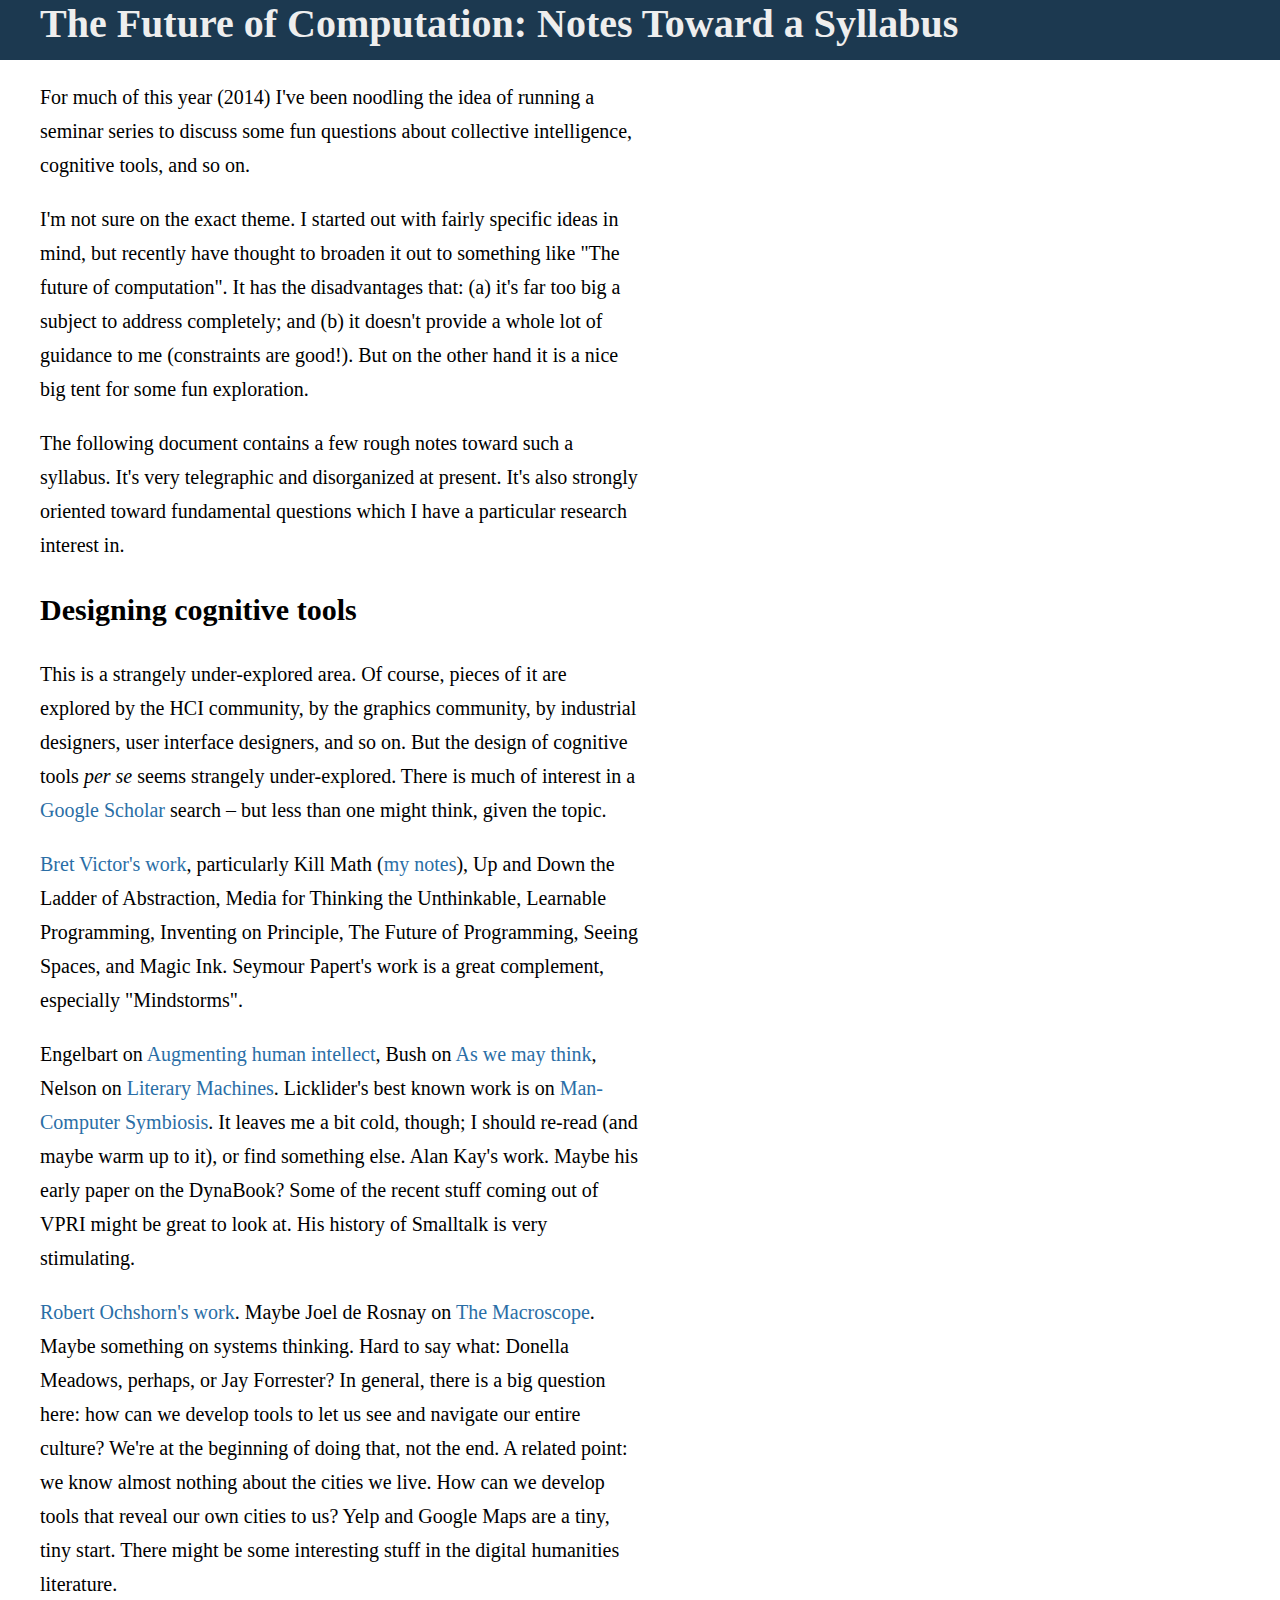
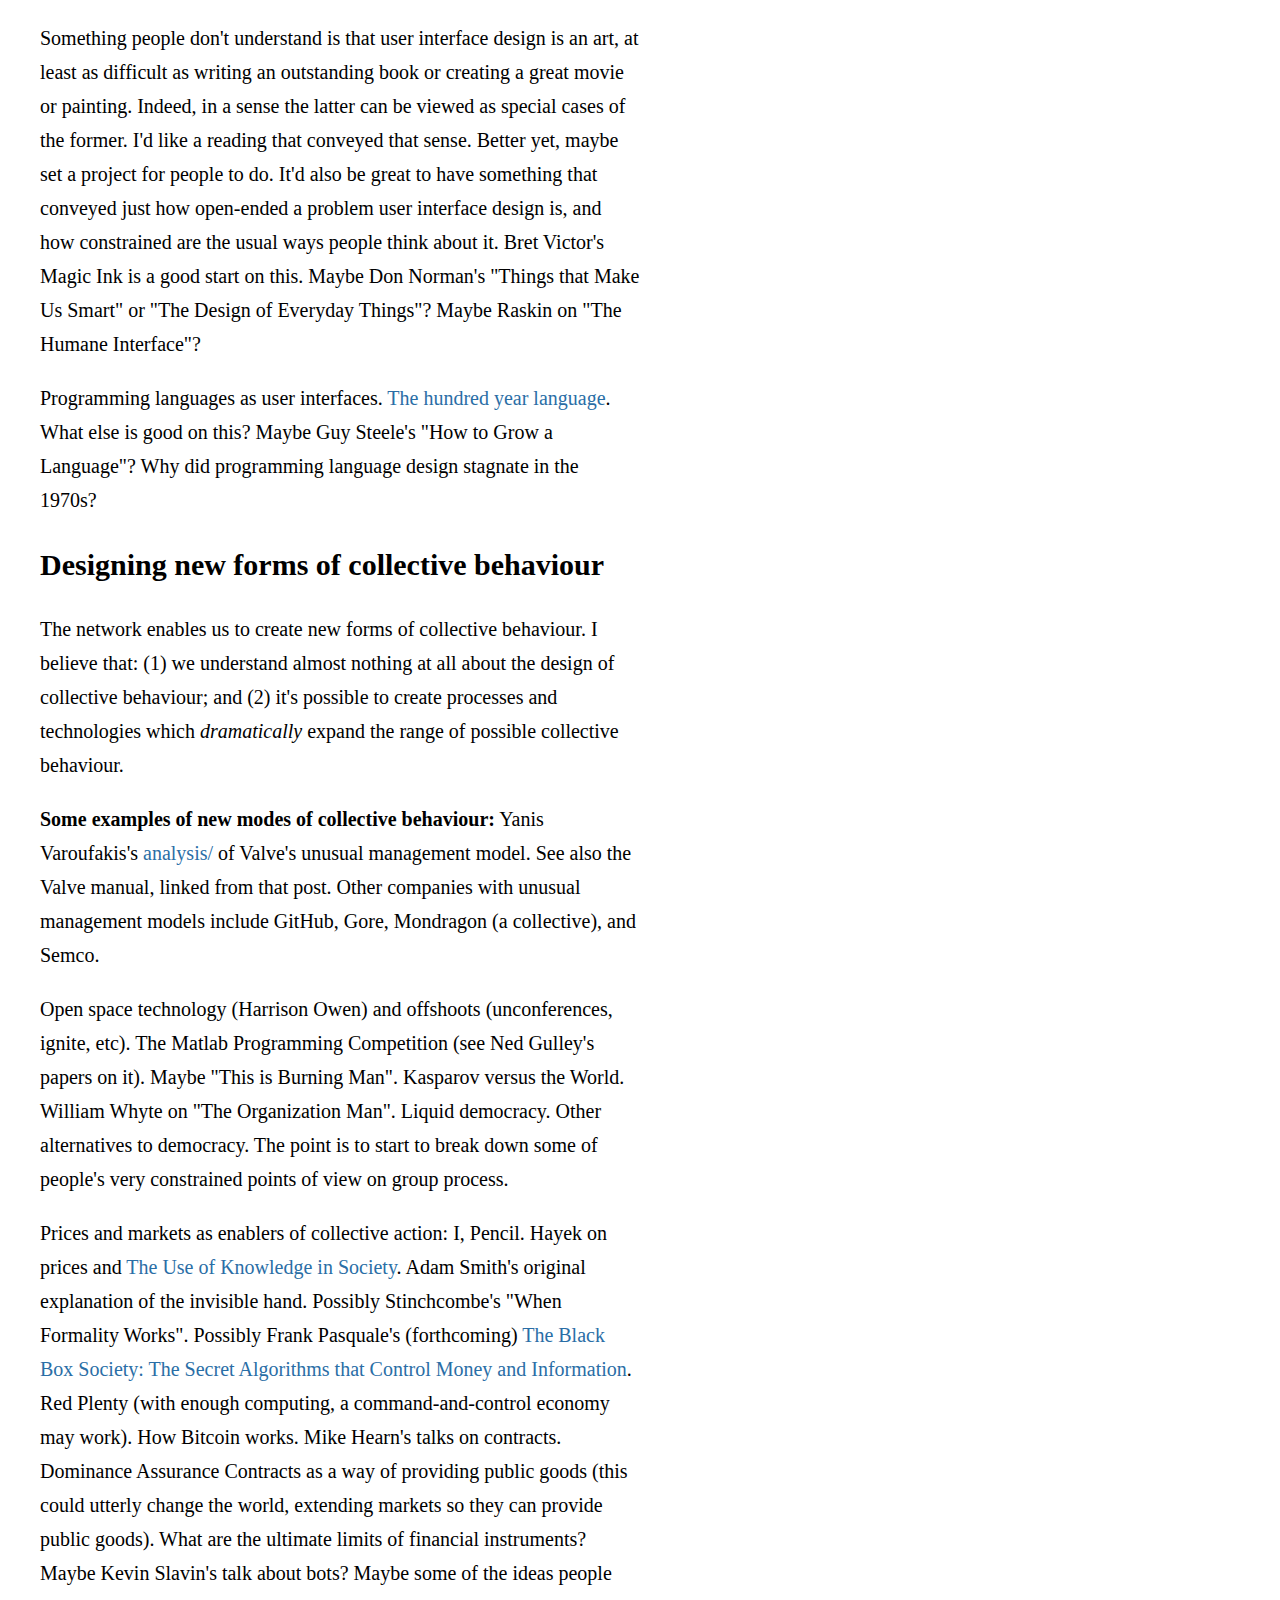
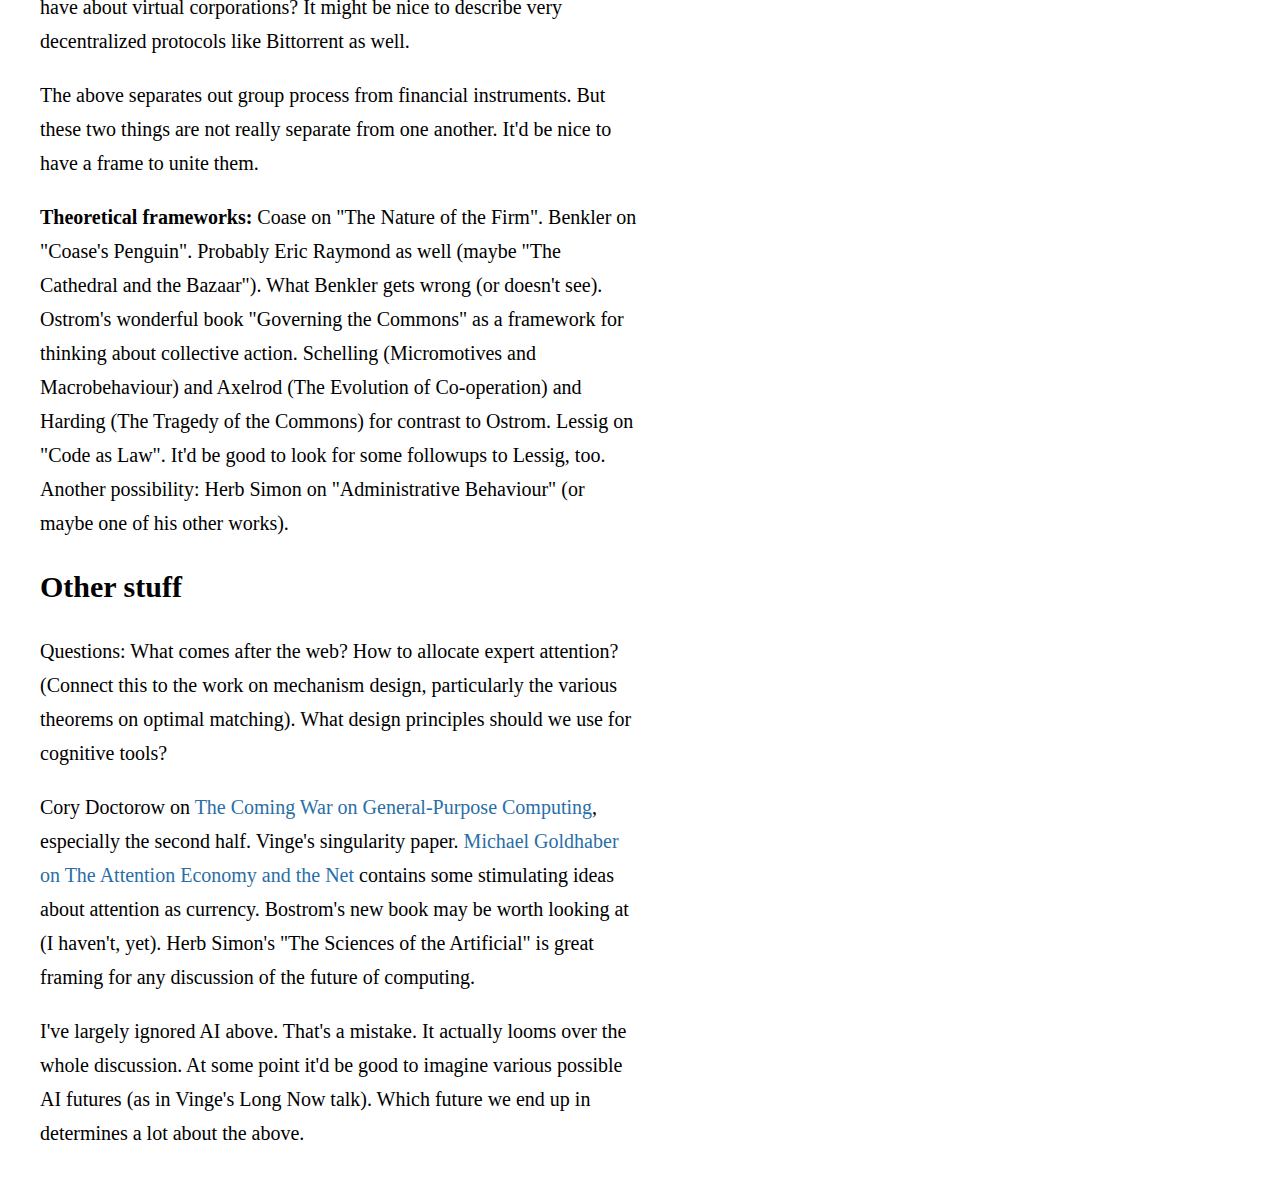
<file: tfoc/index.html>
<!doctype html>
<html>
<head>
  <meta charset="utf-8">
  <title>The Future of Computation: Notes Toward a Syllabus</title>
  <link rel="stylesheet" href="../assets/style.css" type="text/css">
</head>

<body>

  <div id="header">
    <h1>The Future of Computation: Notes Toward a Syllabus</h1>
  </div>
  
  <div id="container">
    <div id="main">

      <p>
	For much of this year (2014) I've been noodling the idea of
	running a seminar series to discuss some fun questions about
	collective intelligence, cognitive tools, and so on.

      <p>
	I'm not sure on the exact theme.  I started out with fairly
	specific ideas in mind, but recently have thought to broaden
	it out to something like "The future of computation".  It has
	the disadvantages that: (a) it's far too big a subject to
	address completely; and (b) it doesn't provide a whole lot of
	guidance to me (constraints are good!).  But on the other hand
	it is a nice big tent for some fun exploration.

      <p>
	The following document contains a few rough notes toward such
	a syllabus.  It's very telegraphic and disorganized at
	present.  It's also strongly oriented toward fundamental
	questions which I have a particular research interest in.

      <p>
	<h2>Designing cognitive tools</h2>

      <p>
	This is a strangely under-explored area.  Of course, pieces of
	it are explored by the HCI community, by the graphics
	community, by industrial designers, user interface designers,
	and so on.  But the design of cognitive tools <em>per se</em>
	seems strangely under-explored.  There is much of interest in
	a <a href="http://scholar.google.ca/scholar?hl=en&q=cognitive+tools">Google
	Scholar</a> search &ndash; but less than one might think,
	given the topic.

      <p>
	<a href="http://worrydream.com">Bret Victor's work</a>,
	particularly Kill Math
	(<a href="http://mnielsen.github.io/notes/kill_math/kill_math.html">my
	notes</a>), Up and Down the Ladder of Abstraction, Media for
	Thinking the Unthinkable, Learnable Programming, Inventing on
	Principle, The Future of Programming, Seeing Spaces, and Magic
	Ink.  Seymour Papert's work is a great complement, especially
	"Mindstorms".

      <p>
	Engelbart
	on <a href="http://www.dougengelbart.org/pubs/augment-3906.html">Augmenting
	human intellect</a>, Bush
	on <a href="http://www.theatlantic.com/magazine/archive/1945/07/as-we-may-think/303881/">As
	we may think</a>, Nelson
	on <a href="http://en.wikipedia.org/wiki/Literary_Machines">Literary
	Machines</a>.  Licklider's best known work is
	on <a href="http://groups.csail.mit.edu/medg/people/psz/Licklider.html">Man-Computer
	Symbiosis</a>.  It leaves me a bit cold, though; I should
	re-read (and maybe warm up to it), or find something else.
	Alan Kay's work.  Maybe his early paper on the DynaBook?  Some
	of the recent stuff coming out of VPRI might be great to look
	at.  His history of Smalltalk is very stimulating.

      <p>
	<a href="http://rmozone.com">Robert Ochshorn's work</a>.
	Maybe Joel de Rosnay
	on <a href="http://pespmc1.vub.ac.be/MACRBOOK.html">The
	Macroscope</a>.  Maybe something on systems thinking.  Hard to
	say what: Donella Meadows, perhaps, or Jay Forrester?  In
	general, there is a big question here: how can we develop
	tools to let us see and navigate our entire culture?  We're at
	the beginning of doing that, not the end.  A related point: we
	know almost nothing about the cities we live.  How can we
	develop tools that reveal our own cities to us?  Yelp and
	Google Maps are a tiny, tiny start.  There might be some
	interesting stuff in the digital humanities literature.

      <p>
	Something people don't understand is that user interface
	design is an art, at least as difficult as writing an
	outstanding book or creating a great movie or painting.
	Indeed, in a sense the latter can be viewed as special cases
	of the former.  I'd like a reading that conveyed that sense.
	Better yet, maybe set a project for people to do.  It'd also
	be great to have something that conveyed just how open-ended a
	problem user interface design is, and how constrained are the
	usual ways people think about it.  Bret Victor's Magic Ink is
	a good start on this.  Maybe Don Norman's "Things that Make Us
	Smart" or "The Design of Everyday Things"?  Maybe Raskin on
	"The Humane Interface"?

      <p>
	Programming languages as user
	interfaces.  <a href="http://www.paulgraham.com/hundred.html">The
	hundred year language</a>.  What else is good on this?  Maybe
	Guy Steele's "How to Grow a Language"?  Why did programming
	language design stagnate in the 1970s?

      <p>
	<h2>Designing new forms of collective behaviour</h2>

      <p>
	The network enables us to create new forms of collective
	behaviour.  I believe that: (1) we understand almost nothing
	at all about the design of collective behaviour; and (2) it's
	possible to create processes and technologies
	which <em>dramatically</em> expand the range of possible
	collective behaviour.

      <p>
	<strong>Some examples of new modes of collective
	behaviour:</strong> Yanis
	Varoufakis's <a href="http://blogs.valvesoftware.com/economics/why-valve-or-what-do-we-need-corporations-for-and-how-does-valves-management-structure-fit-into-todays-corporate-world/#more-252">analysis/</a>
	of Valve's unusual management model.  See also the Valve
	manual, linked from that post.  Other companies with unusual
	management models include GitHub, Gore, Mondragon (a
	collective), and Semco.

      <p>
	Open space technology (Harrison Owen) and offshoots
	(unconferences, ignite, etc). The Matlab Programming
	Competition (see Ned Gulley's papers on it).  Maybe "This is
	Burning Man".  Kasparov versus the World.  William Whyte on
	"The Organization Man".  Liquid democracy.  Other alternatives
	to democracy.  The point is to start to break down some of
	people's very constrained points of view on group process.

      <p>
	Prices and markets as enablers of collective action: I,
	Pencil.  Hayek on prices
	and <a href="http://www.econlib.org/library/Essays/hykKnw1.html">The
	Use of Knowledge in Society</a>.  Adam Smith's original
	explanation of the invisible hand.  Possibly Stinchcombe's
	"When Formality Works".  Possibly Frank Pasquale's
	(forthcoming) <a href="http://www.hup.harvard.edu/catalog.php?isbn=9780674368279">The
	Black Box Society: The Secret Algorithms that Control Money
	and Information</a>.  Red Plenty (with enough computing, a
	command-and-control economy may work).  How Bitcoin works.
	Mike Hearn's talks on contracts.  Dominance Assurance
	Contracts as a way of providing public goods (this could
	utterly change the world, extending markets so they can
	provide public goods).  What are the ultimate limits of
	financial instruments?  Maybe Kevin Slavin's talk about bots?
	Maybe some of the ideas people have about virtual
	corporations?  It might be nice to describe very decentralized
	protocols like Bittorrent as well.

      <p>
	The above separates out group process from financial
	instruments.  But these two things are not really separate
	from one another.  It'd be nice to have a frame to unite them.

      <p>
	<strong>Theoretical frameworks:</strong> Coase on "The Nature
	of the Firm".  Benkler on "Coase's Penguin".  Probably Eric
	Raymond as well (maybe "The Cathedral and the Bazaar").  What
	Benkler gets wrong (or doesn't see).  Ostrom's wonderful book
	"Governing the Commons" as a framework for thinking about
	collective action.  Schelling (Micromotives and
	Macrobehaviour) and Axelrod (The Evolution of Co-operation)
	and Harding (The Tragedy of the Commons) for contrast to
	Ostrom.  Lessig on "Code as Law".  It'd be good to look for
	some followups to Lessig, too.  Another possibility: Herb
	Simon on "Administrative Behaviour" (or maybe one of his other
	works).

      <p>
	<h2>Other stuff</h2>

      <p>
	Questions: What comes after the web?  How to allocate expert
	attention?  (Connect this to the work on mechanism design,
	particularly the various theorems on optimal matching).  What
	design principles should we use for cognitive tools?

      <p>
	Cory Doctorow
	on <a href="http://boingboing.net/2012/01/10/lockdown.html">The
	Coming War on General-Purpose Computing</a>, especially the
	second half.  Vinge's singularity
	paper.  <a href="http://goldhaber.org">Michael Goldhaber
	on </a> <a href="http://firstmonday.org/article/view/519/440">The
	Attention Economy and the Net</a> contains some stimulating
	ideas about attention as currency.  Bostrom's new book may be
	worth looking at (I haven't, yet).  Herb Simon's "The Sciences
	of the Artificial" is great framing for any discussion of the
	future of computing.  

      <p>
	I've largely ignored AI above.  That's a mistake.  It actually
	looms over the whole discussion.  At some point it'd be good
	to imagine various possible AI futures (as in Vinge's Long Now
	talk).  Which future we end up in determines a lot about the
	above.

    </div>
  </div>
</body>
</file>
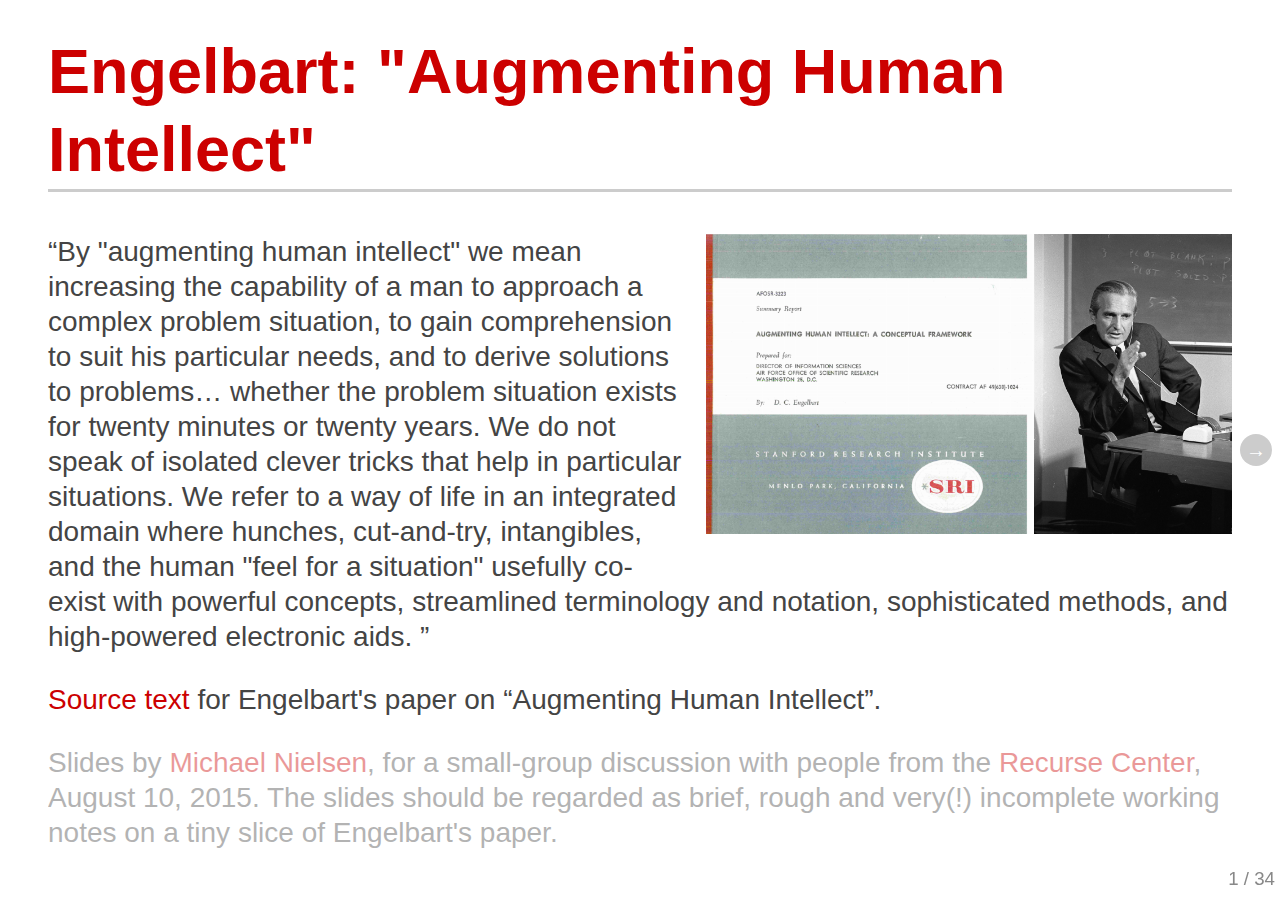
<file: engelbart/engelbart.html>
<!DOCTYPE html>
<html>
<head>
  <meta charset="utf-8">
  <meta http-equiv="X-UA-Compatible" content="IE=edge,chrome=1">
  <meta name="viewport" content="width=1024, user-scalable=no">

  <title>Engelbart: "Augmenting Human Intellect"</title>

  <!-- Required stylesheet -->
  <link rel="stylesheet" media="screen" href="core/deck.core.css">

  <!-- Extension CSS files go here. Remove or add as needed. -->
  <link rel="stylesheet" media="screen" href="extensions/goto/deck.goto.css">
  <link rel="stylesheet" media="screen" href="extensions/menu/deck.menu.css">
  <link rel="stylesheet" media="screen" href="extensions/navigation/deck.navigation.css">
  <link rel="stylesheet" media="screen" href="extensions/status/deck.status.css">
  <link rel="stylesheet" media="screen" href="extensions/scale/deck.scale.css">

  <!-- Style theme. More available in /themes/style/ or create your own. -->
  <link rel="stylesheet" media="screen" href="themes/style/swiss.css">

  <!-- Transition theme. More available in /themes/transition/ or create your own. -->
  <link rel="stylesheet" media="screen" href="themes/transition/horizontal-slide.css">

  <!-- Basic black and white print styles -->
  <link rel="stylesheet" media="print" href="core/print.css">

  <!-- Required Modernizr file -->
  <script src="modernizr.custom.js"></script>
</head>
<body>
  <div class="deck-container">

    <!-- Begin slides. Just make elements with a class of slide. -->

    <section class="slide">
      <h2>Engelbart: "Augmenting Human Intellect"</h2>

      <p>
	<img src="assets/engelbart.jpg" height="300px" style="float: right; ">
	<img src="assets/report.png" height="300px" style="float: right; padding-left: 20px;">


	&ldquo;By "augmenting human intellect" we mean increasing the
	capability of a man to approach a complex problem situation,
	to gain comprehension to suit his particular needs, and to
	derive solutions to problems&hellip; whether the problem
	situation exists for twenty minutes or twenty years. We do not
	speak of isolated clever tricks that help in particular
	situations. We refer to a way of life in an integrated domain
	where hunches, cut-and-try, intangibles, and the human "feel
	for a situation" usefully co-exist with powerful concepts,
	streamlined terminology and notation, sophisticated methods,
	and high-powered electronic aids. &rdquo;
      </p>

      <p>
      	<a href="http://www.dougengelbart.org/pubs/augment-3906.html">Source
      	text</a> for Engelbart's paper on &ldquo;Augmenting Human
      	Intellect&rdquo;.
      </p>

      <p style="opacity: 0.4;">
	Slides by <a href="http://michaelnielsen.org">Michael
	Nielsen</a>, for a small-group discussion with people from the
	<a href="http://recurse.com">Recurse Center</a>, August 10,
	2015.  The slides should be regarded as brief, rough and
	very(!) incomplete working notes on a tiny slice of
	Engelbart's paper.
      </p>
      
    </section>

    <section class="slide">
      <h2>Augmenting intellect with paper and pencil</h2>

      <p>
	What is 427 x 784?
      </p>
      
      <p class="slide">
	Hard for an unaided human.
      </p>

      <p class="slide">
	Even harder: what is 721,269,127 x 422,599,421?
      </p>

      <p class="slide">
	Both problems become easy with paper and pencil.
      </p>

      <p class="slide">
	This is strange, <em>a priori</em>: wood pulp + wood +
	graphite = more intellectual capability!
      </p>

      <p class="slide"> We're <em>used</em> to this, but that doesn't
	 mean we understand it.  What's actually going on?  For what
	 class of problems does paper and pencil help?  For what class
	 of problems does it not help (or hinder)?  How much can it
	 help?
      </p>
	 
    </section>

    
    <section class="slide">
      <h2>Advanced chess</h2>

      <P>
	<a href="http://www.nybooks.com/articles/archives/2010/feb/11/the-chess-master-and-the-computer/">Garry
	Kasparov</a>, writing in the 2010 <em>New York Review of
	Books</em>:
      </P>
      
	<img src="assets/kasparov.png">
      
    </section>


    <section class="slide">
      <h2>Questions</h2>

      <p>
	Is there a theory of how humans and machines work together?
	Or, at the least, some general principles governing behaviour?
      </p>

      <p>
	Can we find principles that will help us design more powerful
	human-machine systems?
      </p>

      <p class="slide">
	Engelbart's paper sketches out a research program that aims
	toward &ndash; very roughly speaking &ndash; these ends.
      </p>

      <p class="slide">
	Because the paper is a sketch it is often highly speculative,
	and sometimes rather vague.  It's more a cool-headed manifesto
	than a typical paper.  We won't attempt to grok the whole
	thing &ndash; indeed, I certainly don't grok the whole thing.
	Instead, we'll focus narrowly, and try to begin understanding
	a few of the deep ideas.
      </p>

      <p class="slide">
	In other words, I'm riffing on the paper, drawing connections
	to other work, and asking questions.  Please jump in!
      </p>
      
    </section>

    <section class="slide">
      <h2>Problem solving as symbol structuring</h2>

      <p>
	Writing a book is the art of &ldquo;sitting down and putting a
	hundred thousand words in a cunning order&rdquo; (Douglas
	Adams)
      </p>

      <p class="slide">
	Engelbart viewed augmentation as being to a great extent about
	developing new ways of manipulating and structuring symbols:
      </p>

      <p class="slide">
	&ldquo;One way of viewing the H-LAM/T system changes that we
	contemplate--specifically, integrating the capabilities of a
	digital computer into the intellectual activity of individual
	humans--is that we are introducing new and extremely advanced
	means for externally manipulating symbols. We then want to
	determine the useful modifications in the language and in the
	way of thinking that could result.&rdquo;
      </p>

      <p class="slide">
	Examples of systems for structuring symbols: the
	multiplication algorithm, diary, calendar, GTD, org-mode,
	outlining tool, Word, Emacs, etc.
      </p>
      
    </section>

    <section class="slide">
      <h2>Scrivener</h2>

      <img src="assets/scrivener.png" width="600" style="float: right;">

      <p>
	<em>Scrivener</em> is a popular outlining tool used by writers.
      </p>

      <p class="slide">
	I suspect much of its popularity is due to <em>one</em> piece
	of symbol structuring it does: a clear, built-in division
	between research notes and draft material, making it easy to
	jump back and forth.
      </p>

      <p class="slide">
	The creators of <em>Scrivener</em> have taken a process that
	formerly had to be done manually by writers, and built a
	system of cues that make it easy and natural.
      </p>

      <p class="slide">
	It's not difficult for a writer with the right habits to do
	this manually.  But <em>Scrivener</em> makes it hard to avoid,
	providing all the right cues at the right moments.
      </p>

      <p class="slide">
	In other words it provides an environment for the <em>simple
	process stuff</em> done by experts.
      </p>
	
    </section>

    <section class="slide">
      <h2>Capabilities</h2>

      <p>
	Engelbart divides our (augmented) problem-solving capabilities
	up:
	<ol>
	  <li>Basic capabilities;
	  </li>

	  <li>The repertoire hierarchy of capabilities, built up from
	  the basic capabilities.</li>
	</ol>
      </p>

      <p class="slide">
	This division is a very clever move.
      </p>

      <p class="slide">
	It's tempting to focus primarily on changes to basic
	capabilities.  Many of those changes will <em>appear</em>
	trivial.
      </p>
	
      <p class="slide">
	By also concentrating on the repertoire hierarchy as an
	important object of study, we are alerted to the fact that
	even a tiny change to basic capabilities
	may <em>propagate</em> through the repertoire hierarchy to
	cause major changes in effective intellect.
      </p>

      <p class="slide">
	<em>Scrivener's</em> division into research and draft is only
	a small addition to the basic capabilities.  But it propagates
	all through the writing process to cause a major change in
	results.
      </p>

    </section>

    <section class="slide">
      <h2>Questions</h2>
      
      <p>
	What are some other examples of small changes in basic
	capabilities that cause large changes in the repertoire
	hierarchy?  
      </p>

      <p>
	In particular, can we think of really small changes that give
	rise to huge changes in the reportoire hierarchy?
      </p>
      
      <p>
	Possible sources of inspiration may come from: Emacs, Word,
	GTD, diary, your favourite programming language, <em>etc</em>.
      </p>

      <p>
	Can we think of characteristics that mean a small change will
	have an especially large impact?
      </p>
      
    </section>

    <section class="slide">
      <h2>The impact of our means of manipulating symbols</h2>
      
      <p>
	&ldquo;The Whorfian hypothesis states that the world view of a
	culture is limited by the structure of the language which that
	culture uses. But there seems to be another factor to consider
	in the evolution of language and human reasoning ability. We
	offer the following hypothesis, which is related to the
	Whorfian hypothesis: Both the language used by a culture, and
	the capability for effective intellectual activity are
	directly affected during their evolution by the means by which
	individuals control the external manipulation of
	symbols.&rdquo;
      </p>
      
    </section>

    <section class="slide">

      <h2>Ken Perlin's widgets</h2>
      
      <p>
	<iframe src="http://livestream.com/accounts/8293394/events/3167937/videos/55979749/player?autoPlay=false&height=360&mute=false&width=640" width="640" height="360" frameborder="0" scrolling="no"></iframe>
      </p>

      <p>Play from 47:10 through
      53:05.  <a href="http://livestream.com/cdmschool/events/3167937/videos/55979749">
      Original source</a>.</p>

      <p>Symbols are no longer static.  They're dynamic, interactive.
      They have both a user interface and the ability to interact with
      one another.  If the symbols are well-designed, there is the
      potential for emergent, collective behaviour, and new forms of
      meaning (as with language).  Giving more powerful means of
      expresion changes the basic capabilities, and, if well chosen,
      this may affect the entire repertoire hierarchy.
      </p>

    </section>

    <section class="slide">
      <h2>Questions</h2>

      <p>
	What other examples are there of introducing new symbols for
	expresing thought?
      </p>

      <p class="slide">
	What makes a new symbol particularly powerful?  What makes a
	new symbol weak?
      </p>

      <p class="slide">
	What would be some fun things to prototype?
      </p>
      
    </section>
    
     
    <section class="slide">
      <h2>What's missing from Engelbart's paper?</h2>

      <p>
	He views problem solving as being all about information
	handling: symbol structuring.
      </p>

      <p>
	But there is a very large &ndash; maybe primary &ndash; factor,
	which is emotional involvement.
      </p>

      <p>
	Someone deeply committed with bad tools is often much more
	effective than someone uncommitted who has great tools.
      </p>

      <p>
	How can we use computers to change people's emotional
	experience?
      </p>
      
      <p>
	Papert's <a href="http://www.amazon.com/Mindstorms-Children-Computers-Powerful-Ideas/dp/0465046746">Mindstorms</a>
	is pretty good on this.
      </p>

    </section>

    <section class="slide">
      <h2>Notes</h2>

      <p>
	The following rough notes were made by participants in the
	discussion:
	<ul>
	  <li><a href="bert.txt">Bert Muthalaly's notes</a></li>

	  <li><a href="https://hackpad.com/Augmenting-Human-Intellect-notes-KreDlGb1sP3">Katherine
	  Ye's notes on the paper</a></li>

	  <li><a href="https://hackpad.com/Engelbart-conversation-notes-r8oy9etOfJY">Katherine
	  Ye's notes on the discussion</a></li>
	</ul>	    
      </p>
	
    </section>

    
    <!-- End slides. -->

    <!-- Begin extension snippets. Add or remove as needed. -->

    <!-- deck.navigation snippet -->
    <div aria-role="navigation">
      <a href="#" class="deck-prev-link" title="Previous">&#8592;</a>
      <a href="#" class="deck-next-link" title="Next">&#8594;</a>
    </div>

    <!-- deck.status snippet -->
    <p class="deck-status" aria-role="status">
      <span class="deck-status-current"></span>
      /
      <span class="deck-status-total"></span>
    </p>

    <!-- deck.goto snippet -->
    <form action="." method="get" class="goto-form">
      <label for="goto-slide">Go to slide:</label>
      <input type="text" name="slidenum" id="goto-slide" list="goto-datalist">
      <datalist id="goto-datalist"></datalist>
      <input type="submit" value="Go">
    </form>

    <!-- End extension snippets. -->
  </div>

<!-- Required JS files. -->
<script src="jquery.min.js"></script>
<script src="core/deck.core.js"></script>

<!-- Extension JS files. Add or remove as needed. -->
<script src="extensions/menu/deck.menu.js"></script>
<script src="extensions/goto/deck.goto.js"></script>
<script src="extensions/status/deck.status.js"></script>
<script src="extensions/navigation/deck.navigation.js"></script>
<script src="extensions/scale/deck.scale.js"></script>

<!-- Initialize the deck. You can put this in an external file if desired. -->
<script>
  $(function() {
    $.deck('.slide');
  });
</script>
</body>
</html>
</file>
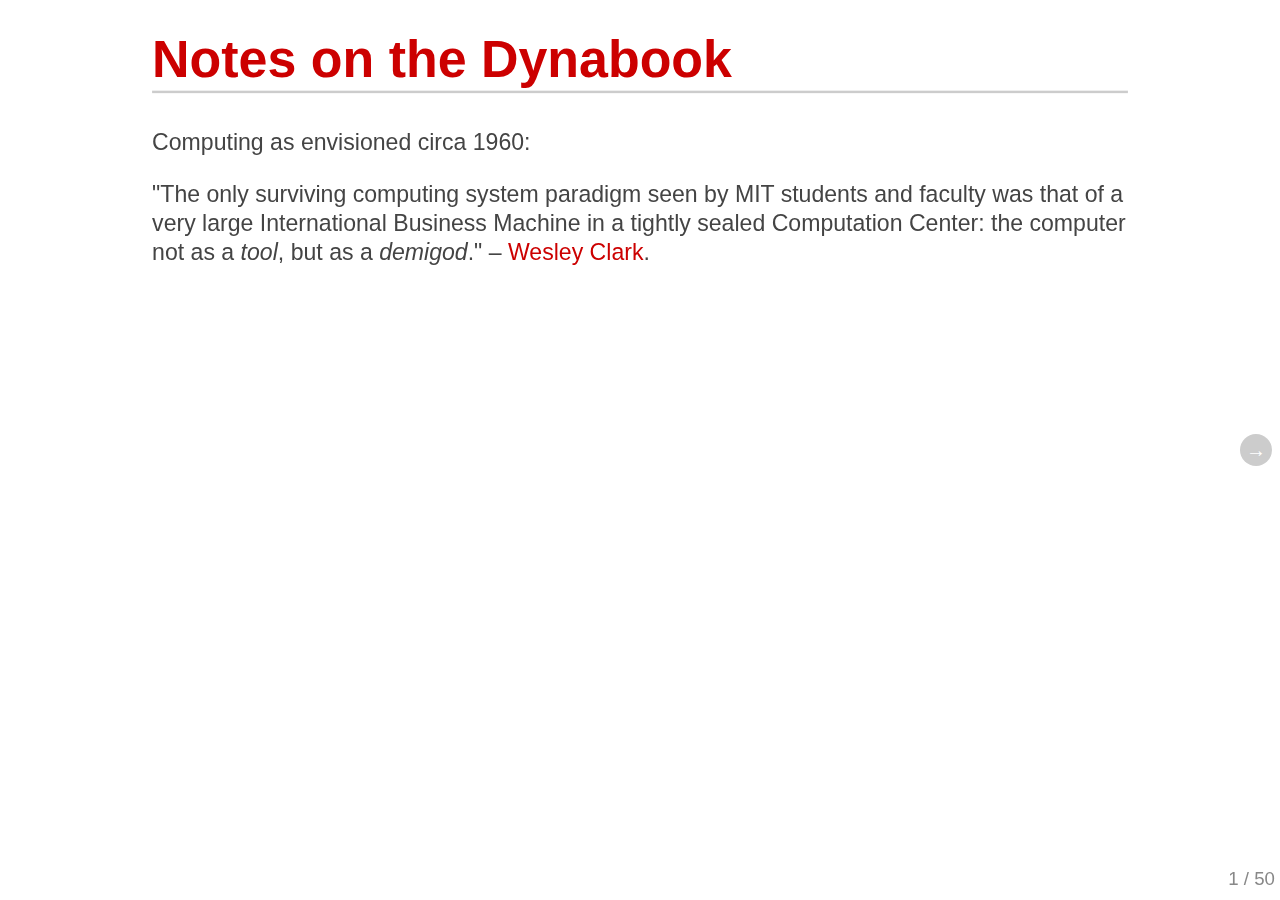
<file: kay/dynabook.html>
<!DOCTYPE html>
<html>
<head>
  <meta charset="utf-8">
  <meta http-equiv="X-UA-Compatible" content="IE=edge,chrome=1">
  <meta name="viewport" content="width=1024, user-scalable=no">

  <title>Notes on the Dynabook</title>

  <!-- Required stylesheet -->
  <link rel="stylesheet" media="screen" href="core/deck.core.css">

  <!-- Extension CSS files go here. Remove or add as needed. -->
  <link rel="stylesheet" media="screen" href="extensions/goto/deck.goto.css">
  <link rel="stylesheet" media="screen" href="extensions/menu/deck.menu.css">
  <link rel="stylesheet" media="screen" href="extensions/navigation/deck.navigation.css">
  <link rel="stylesheet" media="screen" href="extensions/status/deck.status.css">
  <link rel="stylesheet" media="screen" href="extensions/scale/deck.scale.css">

  <!-- Style theme. More available in /themes/style/ or create your own. -->
  <link rel="stylesheet" media="screen" href="themes/style/swiss.css">

  <!-- Transition theme. More available in /themes/transition/ or create your own. -->
  <link rel="stylesheet" media="screen" href="themes/transition/horizontal-slide.css">

  <!-- Basic black and white print styles -->
  <link rel="stylesheet" media="print" href="core/print.css">

  <!-- Required Modernizr file -->
  <script src="modernizr.custom.js"></script>
</head>
<body>
  <div class="deck-container">

    <!-- Begin slides. Just make elements with a class of slide. -->

    <section class="slide">
      <h2>Notes on the Dynabook</h2>

      <p>
	Computing as envisioned circa 1960:
      </p>

      <p>
	"The only surviving computing system paradigm seen by MIT
	students and faculty was that of a very large International
	Business Machine in a tightly sealed Computation Center: the
	computer not as a <em>tool</em>, but as a <em>demigod</em>."
	&ndash;
	<a href="https://books.google.com/books?id=7HpQAAAAMAAJ">Wesley
	Clark</a>.
      </p>

      <p class="slide">
	<img src="assets/children.png" style="float: right;"></img>
	Computing as envisioned in Alan
	Kay's <a href="Dynabook.pdf">"A Personal Computer for Children
	of All Ages"</a> (1972, what I'll call &ldquo;the Dynabook
	paper&rdquo;):
      </p>

      <p class="slide">
	Many of the ideas in the Dynabook paper now appear
	commonplace, even banal.
      </p>

      <p class="slide">
	That's because those ideas won.
      </p>

      <p class="slide">
	At the time, this kind of thinking was a big change in
	perspective from computers-as-demigods.
      </p>

      <p class="slide">
	The Dynabook paper (and related work) was posing a fundamental
	new question: what might personal computing for everyone be?
      </p>

      <p class="slide">
	By facing squarely up to this (and some related) questions,
	PARC invented much of the foundation for modern personal
	computing. 
      </p>
      
      <p style="opacity: 0.6;" class="slide">
	Slides by <a href="http://michaelnielsen.org">Michael
	Nielsen</a>, for a small-group discussion with people from the
	<a href="http://recurse.com">Recurse Center</a>, December
	2015.  The slides are brief, <strong>very rough</strong> and
	incomplete working notes on a tiny, tiny slice of work related
	to the Dynabook.
      </p>
      
    </section>

    <section class="slide">
      <h2>What we're going to do</h2>

      <p>
	We're going to wallow in some of the ideas around the
	Dynabook.  Not a collection of facts, not about mastering
	particular technologies and systems. Rather, about powerful,
	generative questions and principles and intuitions.
      </p>

      <p class="slide">
	Little point in memorizing these, or treating them as
	Gospel. Better to engage deeply with them, fight back with our
	own ideas, mash up and collide with other powerful ideas, use
	as a crucible for creation.  I believe these ideas can, in
	concert with others, be developed much, much further.
      </p>

      <p class="slide">
	As Kay puts
	it: <a href="http://www.vpri.org/pdf/m2007007a_revolution.pdf">The
	Real Computer Revolution Hasn't Happened Yet</a>.
      </p>
      
      <p class="slide">
	To that end: this is a conversation, not a monologue.  Ask
	questions, point out connections, argue with me, Kay, and
	everyone else.  Riff, riff, riff.
      </p>

      <p class="slide">
	No necessity to &ldquo;get through everything&rdquo;.  The
	goal is to marinate in ideas, and to distill out a changed
	understanding.  That takes time, since many of Kay's ideas
	still appear radical today.  The goal is certainly not to make
	it to some notional endpoint.
      </p>

    </section>

    <section class="slide">
      <h2>An incomplete, inaccurate and unfair timeline</h2>

      <p>
	This is for basic orientation.  Distorted,
	inaccurate <em>etc</em>.
      </p>
      
      <p>
      <a href="assets/bush_1945.pdf">As We May Think</a>, by Vannevar
      Bush (1945, with multiple later versions).
      </p>

      <p>
	<a href="assets/engelbart_1962.pdf">Augmenting human
	intellect</a>, Douglas Engelbart (1962, at SRI)
      </p>

      <p>
	<a href="https://en.wikipedia.org/wiki/Augmentation_Research_Center">Augmentation
	Research Center</a> (under various names, 1963-1977, when it
	was sold to Tymshare).  Developed
	the <a href="https://en.wikipedia.org/wiki/NLS_(computer_system)">NLS</a>. A
	high point was the
	1968 <a href="https://en.wikipedia.org/wiki/The_Mother_of_All_Demos">Mother
	of All Demos</a>.  Funding from (amongst others) Robert
	Taylor.
      </p>

      <p>
	<a href="">Xerox PARC</a> founded (1970).  Robert Taylor
	managed the Computer Science Laboratory (and later all of
	PARC).  Helped bring Alan Kay there, as well as members of the
	Augmentation Research Center.
      </p>

      <p>
	1971: Smalltalk-71 created on a bet.  Key later versions
	included Smalltalk-72, Smalltalk-76 and Smalltalk-80, which
	Xerox shipped commerically.  Ancestor of modern idea of
	object-orientation (including notions such as encapsulation,
	inheritance, <em>etc</em>), building on Lisp and Simula.
      </p>

      <p>
	1972: Original Dynabook paper.  Conceptually a precursor to
	Smalltalk and the Alto.  Kay and collaborators revisited this
	several times.
      </p>

      <p>
	1973: Xerox Alto: mouse-driven GUI interface with windows
	(c.f. NLS).  Designed by Butler Lampson and Chuck Thacker.
	Used as a substrate for the Smalltalk environment.  Many
	iterations not just of software but of hardware too: "Interim
	Dynabook".  Building hardware both widened and deepened
	thought about user interface.
      </p>

      <img src="assets/prototype_dynabook.png" width="600">
      <img src="assets/interim_dynabook.png" width="600">
      

    </section>

    <section class="slide">

      <h2>The carrying capacity for discovery</h2>

      <p>
	Kay (2013): <em>what is the carrying capacity for ideas of the
	computer?... the computer is a <strong>metamedium</strong>
	&mdash; it can simulate any existing media also be the basis
	of media that can't exist without the computer.  I was
	particularly drawn to the idea of better childhood education
	with the new possibilities to represent powerful ideas that
	the computer brought would be a strong way to help children
	"grow up thinking much better than most adults do today".</em>
      </p>

      <p class="slide">
	This is one of the most exciting passages I've ever read.
      </p>

      <p class="slide">
	A variant I like even more: what is the carrying capacity for
	discovery of a computer?
      </p>

      <p class="slide">
	To the extent that we can reify (all) existing knowledge
	inside systems, it then becomes possible to play with and
	extend those systems.
      </p>

      <p class="slide">
	This changes relationship we have to
	knowledge: <a href="http://nbviewer.ipython.org/url/norvig.com/ipython/Economics.ipynb">Norvig</a>; <a href="http://euclidthegame.com/Level2/">Euclid:
	The Game</a>.
      </p>

      <p class="slide">
	We stuff powerful ideas about the system <em>into</em> the
	user interface; mastering the subject then becomes
	(approximately) about mastering the interface.  And meaningful
	discovery then becomes about extending the limits of the
	interface.
      </p>

    </section>

	    <section class="slide">
      <h2>Building a model of oneself</h2>

      <p>
	Kay: <em>an environment which...  allows [a child] to <em>gain
	    a model of himself</em> is tremendously important.</em>
      </p>

      <p class="slide">
	What does Kay mean to gain a model of oneself?
      </p>

      <p class="slide">
	Possibly Kay is talking about experiences which change our
	self-perception:
      </p>

      <p class="slide">
	E.g. "When I played tennis as a teenager I learnt that I
	enjoyed being on a team more than working solo." [or vice
	versa, it doesn't matter: the crucial point is a more
	developed understanding of self]
      </p>

      <p class="slide">
	A more sophisticated understanding of self may be: "I have the
	following skills / preferences / values, and that helps me get
	more out of being on a team than being solo."
      </p>
	
      <p class="slide">
	To what extent does this matter?  Why does it matter or not
	matter?  Does it matter for all people, not just children?
      </p>

    </section>

    <section class="slide">
      <h2>Building a model of oneself</h2>

      <p>
	To what extent does existing software help people develop a
	model of themselves?
      </p>

      
      <p class="slide">
	"I'm a Wikipedian."  "I'm a blogger."  "I'm a designer who
	uses Illustrator."  "I'm a [insert identity]."  These are
	sometimes strongly associated with developing specific traits
	that people are aware of having, and which they have theories
	about.
      </p>

      <p class="slide">
	Flipside: certain business models rely on short-term user
	engagement, but have negative effects on the user's long-term
	welfare.  The result may be self-loathing, an alienation from
	and diminished model of self.
      </p>

      <img src="assets/intersection.png" class="slide"/>
    </section>

      
    <section class="slide">
      <h2>Are we building tools?  Or media?</h2>

      <p>
	A distinction implicit in much of Kay's discussion is between building
	tools versus building a medium.  For instance:
      </p>

      <p class="slide">
	<em>What then is a personal computer?  One would hope that it
	would be both a medium for containing and expressing arbitrary
	symbolic notions, and also a collection of useful tools for
	manipulating these structures, with ways to add new tools to
	the repertoire.</em>
      </p>

      <p class="slide">
	There's a useful distinction here.
      </p>

      <p class="slide">
	Tools solve very specific problems.
      </p>

      <p class="slide">
	Cut-and-paste is a tool.  The lassoo is a tool.  Even
	something like changing the font size is a tool.
      </p>

      <p class="slide">
	A medium, by contrast, is a platform for some broad class of
	creative expression.  You can imagine carrying out a
	meaningful creative project within such a medium.
      </p>

      <p class="slide">
	Photoshop is a medium.  Microsoft Word is a medium.  The web
	browser is a medium.
      </p>

      <p class="slide">
	The distinguishing question seems to be: can you imagine using
	this program to build a significant creative project?  If yes,
	it's a medium.  If no, it's a tool.
      </p>

      <p class="slide">
	Tools often have specific inputs which map to specific
	outputs.  But media typically have generic inputs which are
	transformed by the user to imagined outputs.
      </p>

      <p class="slide">
	Tools are tremendously important.  But media are the overall
	environment we use to think and create.  And so, to me, they
	hold more overall interest.
      </p>
    </section>


    

    <section class="slide">
      <h2>Verbs and nouns</h2>

      <p>
	Kay: "We feel that a child is a &ldquo;verb&rdquo; rather than
	a &ldquo;noun&rdquo;"
      </p>

      <p class="slide">
	This point of view is in opposition to the point of view taken
	by educators (or by traditional media).
      </p>

      <p class="slide">
	We &ldquo;educate&rdquo; people, that is, education is
	something which someone well-informed &ldquo;does to&rdquo;
	someone who is ignorant.  Those people are passive receptors,
	things that are operated on by teachers.
      </p>

      <p class="slide">
	Another point of view is that people educate themselves.  The
	most anyone can do is create enabling circumstances.
      </p>

      <p class="slide">
	Even without taking a point of view on this, an interesting
	thing about personal computers is that they can provide a
	structured, responsive environment for individual exploration.
	That's difficult in traditional classrooms.  And so it creates
	an interesting possibility.
      </p>

      <p class="slide">
	In a way, Kay's "carrying capacity for ideas" has a slight
	nounish flavour.  "Carrying capacity for discovery" is perhaps
	more fully verbed.
      </p>
      
    </section>

    
    <section class="slide">
      <h2>Key Sources</h2>

      <p>
	<a href="Dynabook.pdf">A Personal Computer for Children of All Ages</a> (Kay, 1972)
      </p>

      <p>
	<a href="Personal_Computing_1975.pdf">Personal Computing</a> (Kay, 1975)
      </p>

      <p>
	<a href="micro.pdf">Microelectronics and the Personal Computer</a> (Kay, 1977)
      </p>

      <p>
	<a href="pdm.pdf">personal dynamic media</a> (Kay and Goldberg, 1977)
      </p>
      
      <p>
	<a href="computers_networks_education.pdf">Computers, Networks and Education</a> (Kay, 1991)
      </p>

      <p>
	<a href="early_history.pdf">The Early History of Smalltalk</a> (Kay, 1993)
      </p>

      <p>
	<a href="http://www.vpri.org/pdf/m2007007a_revolution.pdf">The
	Real Computer Revolution Hasn't Happened Yet</a> (Kay, 2007)
      </p>

    </section>

    <section class="slide">
      <p>
	An interesting observation:
      </p>
      
      <img src="assets/parc_ages.png"/>

      <p>
	I'm unsurprisingly unkeen on an ageist interpretation. 
      </p>
      
    </section>


    <section class="slide">

      <p>
	Kay: <em>For most of recorded history the interactions of
	  humans with their media have been primarily
	  nonconversational and passive... A mathematical
	  formulation-which may symbolize the essence of an entire
	  universe-once put down on paper, remains static and requires
	  the reader to expand its possibilities.</em>
      </p>

      <p class="slide">
	Consider <em>E = mc<sup>2</sup></em>.
      </p>

      <p>
	These are Unicode characters.
      </p>

      <p>
	On paper, characters are lifeless entities.  We've copied
	that.
      </p>
      
    </section>
    


    
    <!-- End slides. -->

    <!-- Begin extension snippets. Add or remove as needed. -->

    <!-- deck.navigation snippet -->
    <div aria-role="navigation">
      <a href="#" class="deck-prev-link" title="Previous">&#8592;</a>
      <a href="#" class="deck-next-link" title="Next">&#8594;</a>
    </div>

    <!-- deck.status snippet -->
    <p class="deck-status" aria-role="status">
      <span class="deck-status-current"></span>
      /
      <span class="deck-status-total"></span>
    </p>

    <!-- deck.goto snippet -->
    <form action="." method="get" class="goto-form">
      <label for="goto-slide">Go to slide:</label>
      <input type="text" name="slidenum" id="goto-slide" list="goto-datalist">
      <datalist id="goto-datalist"></datalist>
      <input type="submit" value="Go">
    </form>

    <!-- End extension snippets. -->
  </div>

<!-- Required JS files. -->
<script src="jquery.min.js"></script>
<script src="core/deck.core.js"></script>

<!-- Extension JS files. Add or remove as needed. -->
<script src="extensions/menu/deck.menu.js"></script>
<script src="extensions/goto/deck.goto.js"></script>
<script src="extensions/status/deck.status.js"></script>
<script src="extensions/navigation/deck.navigation.js"></script>
<script src="extensions/scale/deck.scale.js"></script>

<!-- Initialize the deck. You can put this in an external file if desired. -->
<script>
  $(function() {
    $.deck('.slide');
  });
</script>
</body>
</html>
</file>
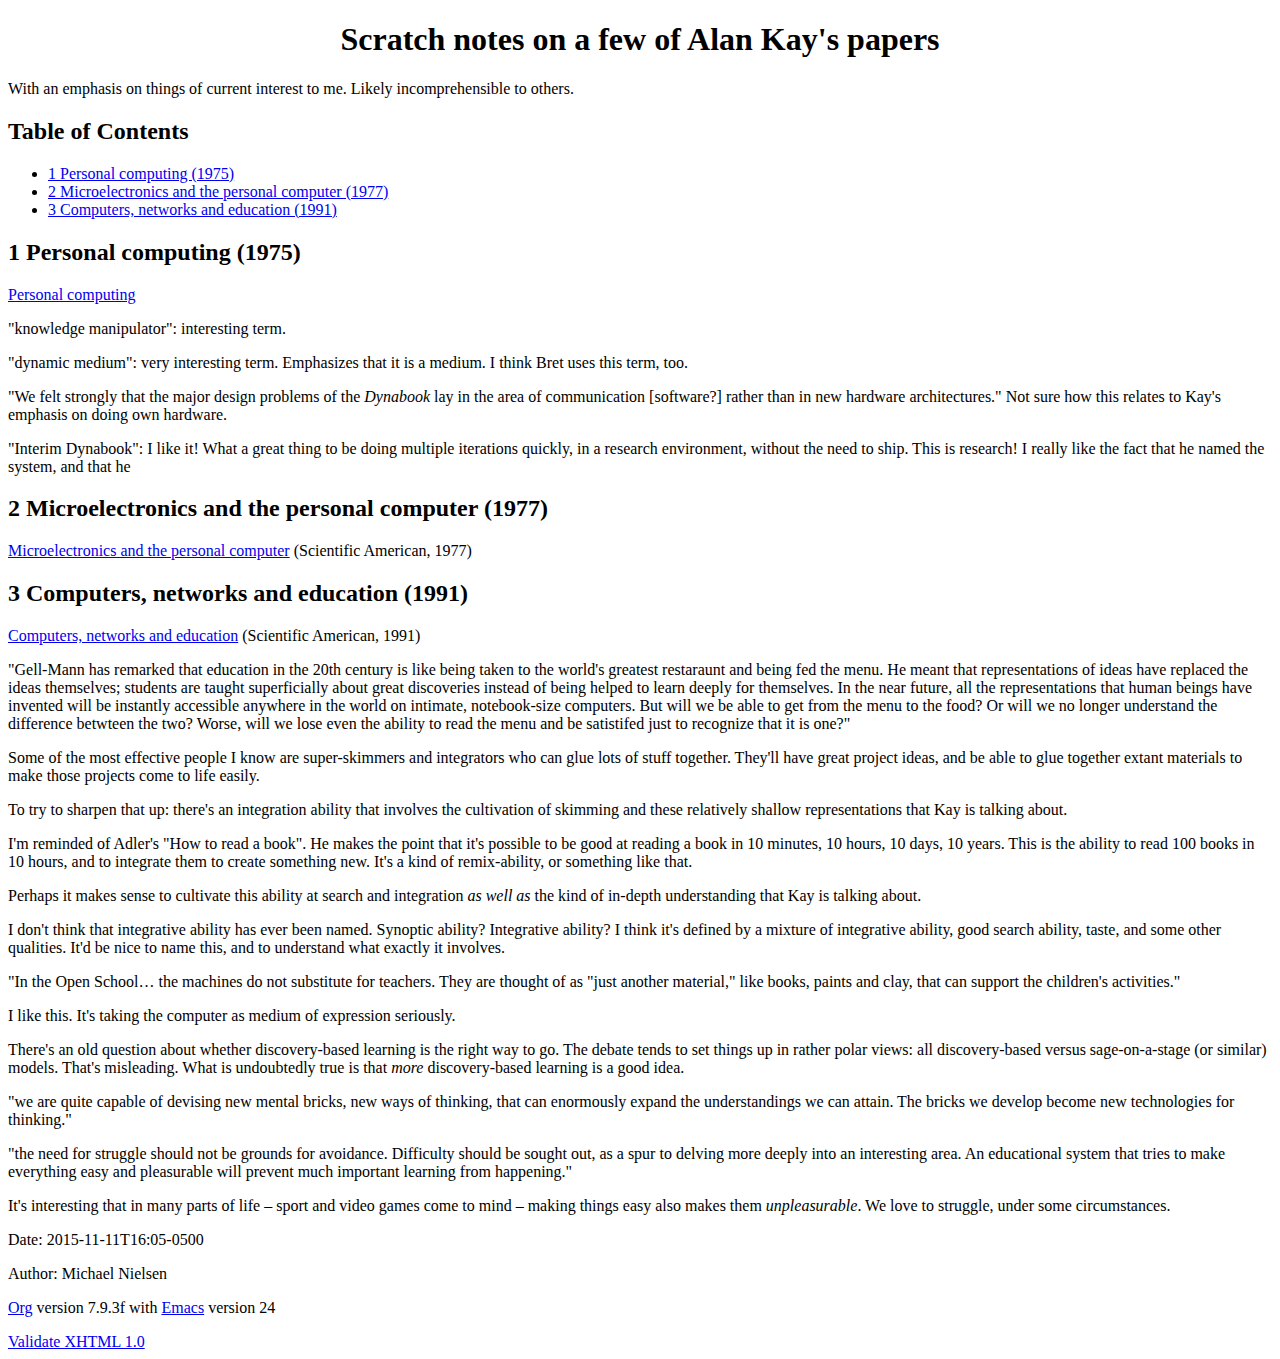
<file: kay/notes.html>
<?xml version="1.0" encoding="iso-8859-1"?>
<!DOCTYPE html PUBLIC "-//W3C//DTD XHTML 1.0 Strict//EN"
               "http://www.w3.org/TR/xhtml1/DTD/xhtml1-strict.dtd">
<html xmlns="http://www.w3.org/1999/xhtml" lang="en" xml:lang="en">
<head>
<title>Scratch notes on a few of Alan Kay's papers</title>
<meta http-equiv="Content-Type" content="text/html;charset=iso-8859-1"/>
<meta name="title" content="Scratch notes on a few of Alan Kay's papers"/>
<meta name="generator" content="Org-mode"/>
<meta name="generated" content="2015-11-11T16:05-0500"/>
<meta name="author" content="Michael Nielsen"/>
<meta name="description" content=""/>
<meta name="keywords" content=""/>
<style type="text/css">
 <!--/*--><![CDATA[/*><!--*/
  html { font-family: Times, serif; font-size: 12pt; }
  .title  { text-align: center; }
  .todo   { color: red; }
  .done   { color: green; }
  .tag    { background-color: #add8e6; font-weight:normal }
  .target { }
  .timestamp { color: #bebebe; }
  .timestamp-kwd { color: #5f9ea0; }
  .right  {margin-left:auto; margin-right:0px;  text-align:right;}
  .left   {margin-left:0px;  margin-right:auto; text-align:left;}
  .center {margin-left:auto; margin-right:auto; text-align:center;}
  p.verse { margin-left: 3% }
  pre {
	border: 1pt solid #AEBDCC;
	background-color: #F3F5F7;
	padding: 5pt;
	font-family: courier, monospace;
        font-size: 90%;
        overflow:auto;
  }
  table { border-collapse: collapse; }
  td, th { vertical-align: top;  }
  th.right  { text-align:center;  }
  th.left   { text-align:center;   }
  th.center { text-align:center; }
  td.right  { text-align:right;  }
  td.left   { text-align:left;   }
  td.center { text-align:center; }
  dt { font-weight: bold; }
  div.figure { padding: 0.5em; }
  div.figure p { text-align: center; }
  div.inlinetask {
    padding:10px;
    border:2px solid gray;
    margin:10px;
    background: #ffffcc;
  }
  textarea { overflow-x: auto; }
  .linenr { font-size:smaller }
  .code-highlighted {background-color:#ffff00;}
  .org-info-js_info-navigation { border-style:none; }
  #org-info-js_console-label { font-size:10px; font-weight:bold;
                               white-space:nowrap; }
  .org-info-js_search-highlight {background-color:#ffff00; color:#000000;
                                 font-weight:bold; }
  /*]]>*/-->
</style>
<script type="text/javascript">
/*
@licstart  The following is the entire license notice for the
JavaScript code in this tag.

Copyright (C) 2012-2013 Free Software Foundation, Inc.

The JavaScript code in this tag is free software: you can
redistribute it and/or modify it under the terms of the GNU
General Public License (GNU GPL) as published by the Free Software
Foundation, either version 3 of the License, or (at your option)
any later version.  The code is distributed WITHOUT ANY WARRANTY;
without even the implied warranty of MERCHANTABILITY or FITNESS
FOR A PARTICULAR PURPOSE.  See the GNU GPL for more details.

As additional permission under GNU GPL version 3 section 7, you
may distribute non-source (e.g., minimized or compacted) forms of
that code without the copy of the GNU GPL normally required by
section 4, provided you include this license notice and a URL
through which recipients can access the Corresponding Source.


@licend  The above is the entire license notice
for the JavaScript code in this tag.
*/
<!--/*--><![CDATA[/*><!--*/
 function CodeHighlightOn(elem, id)
 {
   var target = document.getElementById(id);
   if(null != target) {
     elem.cacheClassElem = elem.className;
     elem.cacheClassTarget = target.className;
     target.className = "code-highlighted";
     elem.className   = "code-highlighted";
   }
 }
 function CodeHighlightOff(elem, id)
 {
   var target = document.getElementById(id);
   if(elem.cacheClassElem)
     elem.className = elem.cacheClassElem;
   if(elem.cacheClassTarget)
     target.className = elem.cacheClassTarget;
 }
/*]]>*///-->
</script>

</head>
<body>

<div id="preamble">

</div>

<div id="content">
<h1 class="title">Scratch notes on a few of Alan Kay's papers</h1>

<p>With an emphasis on things of current interest to me. Likely
incomprehensible to others.
</p>

<div id="table-of-contents">
<h2>Table of Contents</h2>
<div id="text-table-of-contents">
<ul>
<li><a href="#sec-1">1 Personal computing (1975)</a></li>
<li><a href="#sec-2">2 Microelectronics and the personal computer (1977)</a></li>
<li><a href="#sec-3">3 Computers, networks and education (1991)</a></li>
</ul>
</div>
</div>

<div id="outline-container-1" class="outline-2">
<h2 id="sec-1"><span class="section-number-2">1</span> Personal computing (1975)</h2>
<div class="outline-text-2" id="text-1">


<p>
<a href="personal_computing_1975.pdf">Personal computing</a>
</p>
<p>
"knowledge manipulator": interesting term.
</p>
<p>
"dynamic medium": very interesting term.  Emphasizes that it is a
medium.  I think Bret uses this term, too.
</p>
<p>
"We felt strongly that the major design problems of the <i>Dynabook</i> lay
in the area of communication [software?] rather than in new hardware
architectures."  Not sure how this relates to Kay's emphasis on doing
own hardware.
</p>
<p>
"Interim Dynabook": I like it! What a great thing to be doing multiple
iterations quickly, in a research environment, without the need to
ship.  This is research!  I really like the fact that he named the
system, and that he
</p>
</div>

</div>

<div id="outline-container-2" class="outline-2">
<h2 id="sec-2"><span class="section-number-2">2</span> Microelectronics and the personal computer (1977)</h2>
<div class="outline-text-2" id="text-2">


<p>
<a href="micro.pdf">Microelectronics and the personal computer</a> (Scientific American, 1977)
</p></div>

</div>

<div id="outline-container-3" class="outline-2">
<h2 id="sec-3"><span class="section-number-2">3</span> Computers, networks and education (1991)</h2>
<div class="outline-text-2" id="text-3">


<p>
<a href="computers_networks_education.pdf">Computers, networks and education</a> (Scientific American, 1991)
</p>
<p>
"Gell-Mann has remarked that education in the 20th century is like
being taken to the world's greatest restaraunt and being fed the menu.
He meant that representations of ideas have replaced the ideas
themselves; students are taught superficially about great discoveries
instead of being helped to learn deeply for themselves.  In the near
future, all the representations that human beings have invented will
be instantly accessible anywhere in the world on intimate,
notebook-size computers.  But will we be able to get from the menu to
the food?  Or will we no longer understand the difference betwteen the
two?  Worse, will we lose even the ability to read the menu and be
satistifed just to recognize that it is one?"
</p>
<p>
Some of the most effective people I know are super-skimmers and
integrators who can glue lots of stuff together.  They'll have great
project ideas, and be able to glue together extant materials to make
those projects come to life easily.
</p>
<p>
To try to sharpen that up: there's an integration ability that
involves the cultivation of skimming and these relatively shallow
representations that Kay is talking about.
</p>
<p>
I'm reminded of Adler's "How to read a book".  He makes the point that
it's possible to be good at reading a book in 10 minutes, 10 hours, 10
days, 10 years.  This is the ability to read 100 books in 10 hours,
and to integrate them to create something new.  It's a kind of
remix-ability, or something like that.
</p>
<p>
Perhaps it makes sense to cultivate this ability at search and
integration <i>as well as</i> the kind of in-depth understanding that Kay
is talking about.
</p>
<p>
I don't think that integrative ability has ever been named.  Synoptic
ability?  Integrative ability?  I think it's defined by a mixture of
integrative ability, good search ability, taste, and some other
qualities.  It'd be nice to name this, and to understand what exactly
it involves.
</p>
<p>
"In the Open School&hellip; the machines do not substitute for teachers.
They are thought of as "just another material," like books, paints and
clay, that can support the children's activities."
</p>
<p>
I like this.  It's taking the computer as medium of expression
seriously.
</p>
<p>
There's an old question about whether discovery-based learning is the
right way to go.  The debate tends to set things up in rather polar
views: all discovery-based versus sage-on-a-stage (or similar) models.
That's misleading.  What is undoubtedly true is that <i>more</i>
discovery-based learning is a good idea.
</p>
<p>
"we are quite capable of devising new mental bricks, new ways of
thinking, that can enormously expand the understandings we can attain.
The bricks we develop become new technologies for thinking."
</p>
<p>
"the need for struggle should not be grounds for avoidance.
Difficulty should be sought out, as a spur to delving more deeply into
an interesting area.  An educational system that tries to make
everything easy and pleasurable will prevent much important learning
from happening."
</p>
<p>
It's interesting that in many parts of life &ndash; sport and video games
come to mind &ndash; making things easy also makes them <i>unpleasurable</i>.
We love to struggle, under some circumstances.
</p>
</div>
</div>
</div>

<div id="postamble">
<p class="date">Date: 2015-11-11T16:05-0500</p>
<p class="author">Author: Michael Nielsen</p>
<p class="creator"><a href="http://orgmode.org">Org</a> version 7.9.3f with <a href="http://www.gnu.org/software/emacs/">Emacs</a> version 24</p>
<a href="http://validator.w3.org/check?uri=referer">Validate XHTML 1.0</a>

</div>
</body>
</html>
</file>
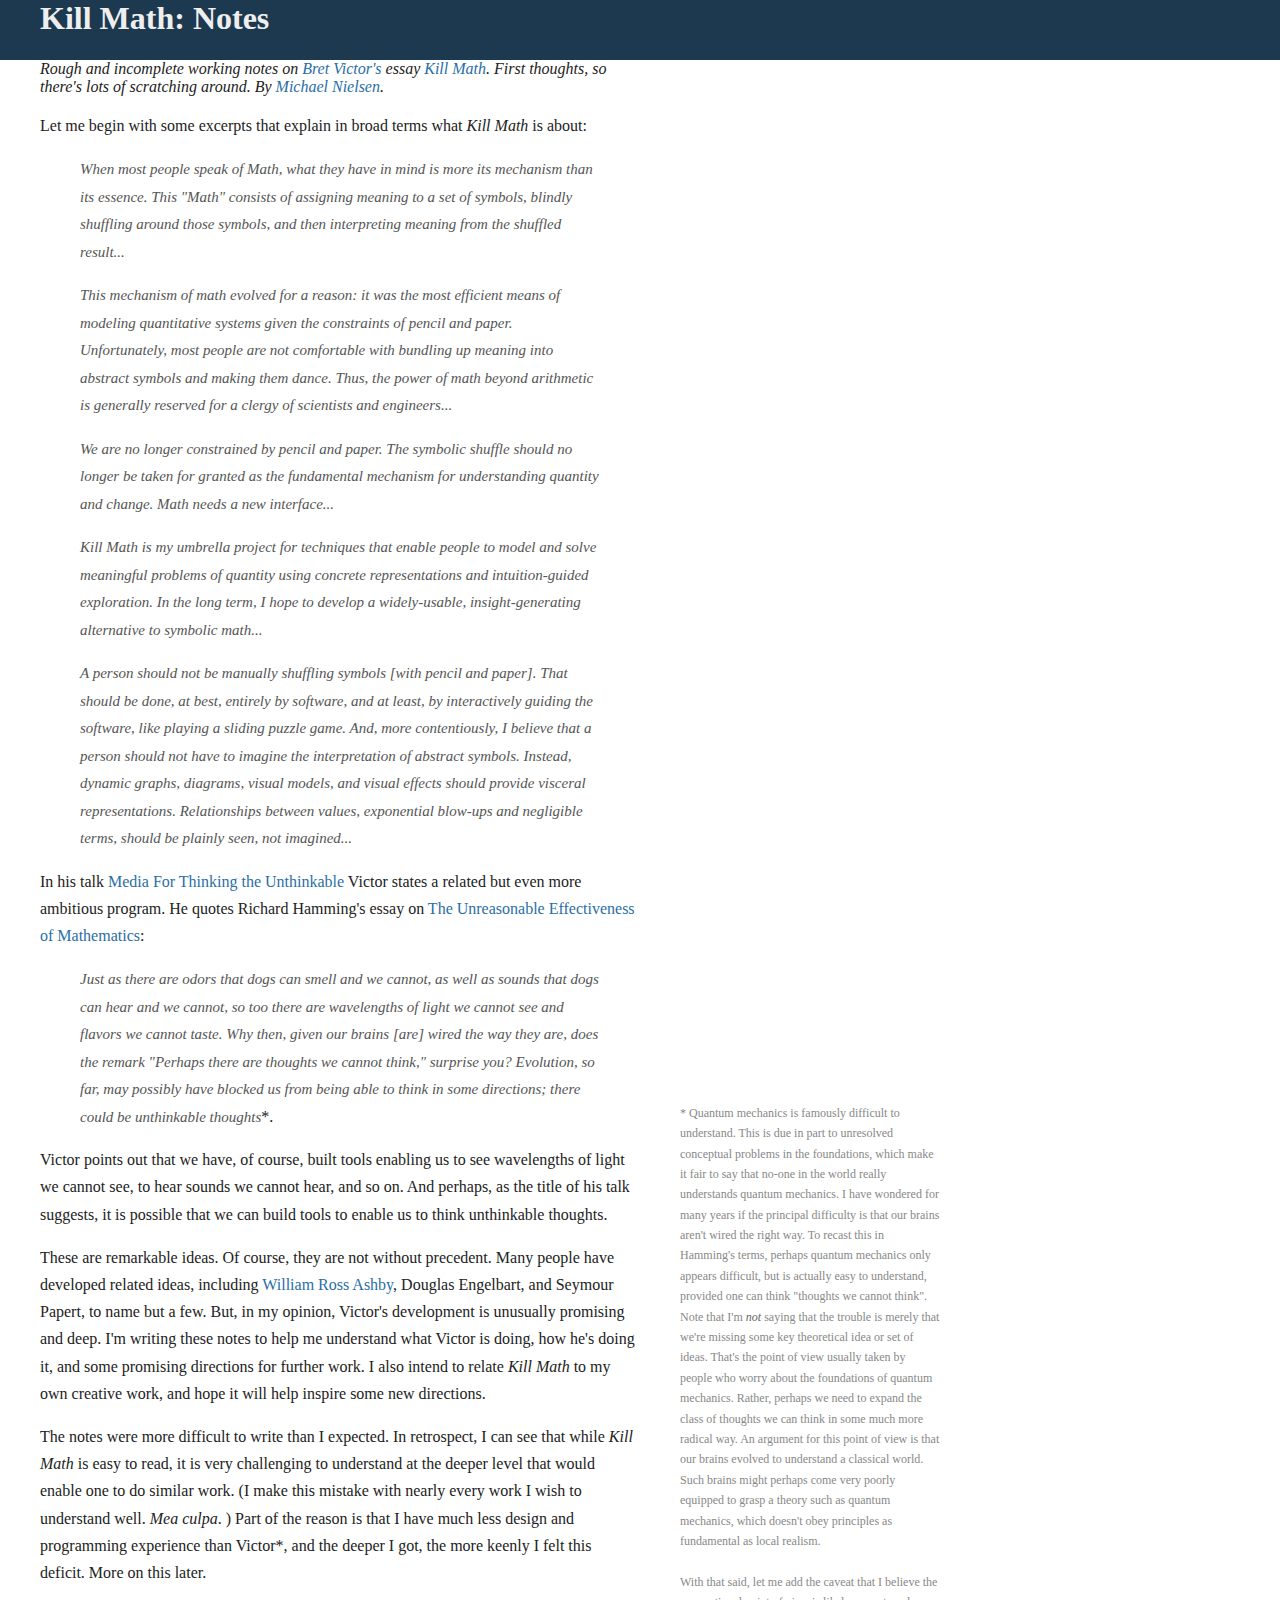
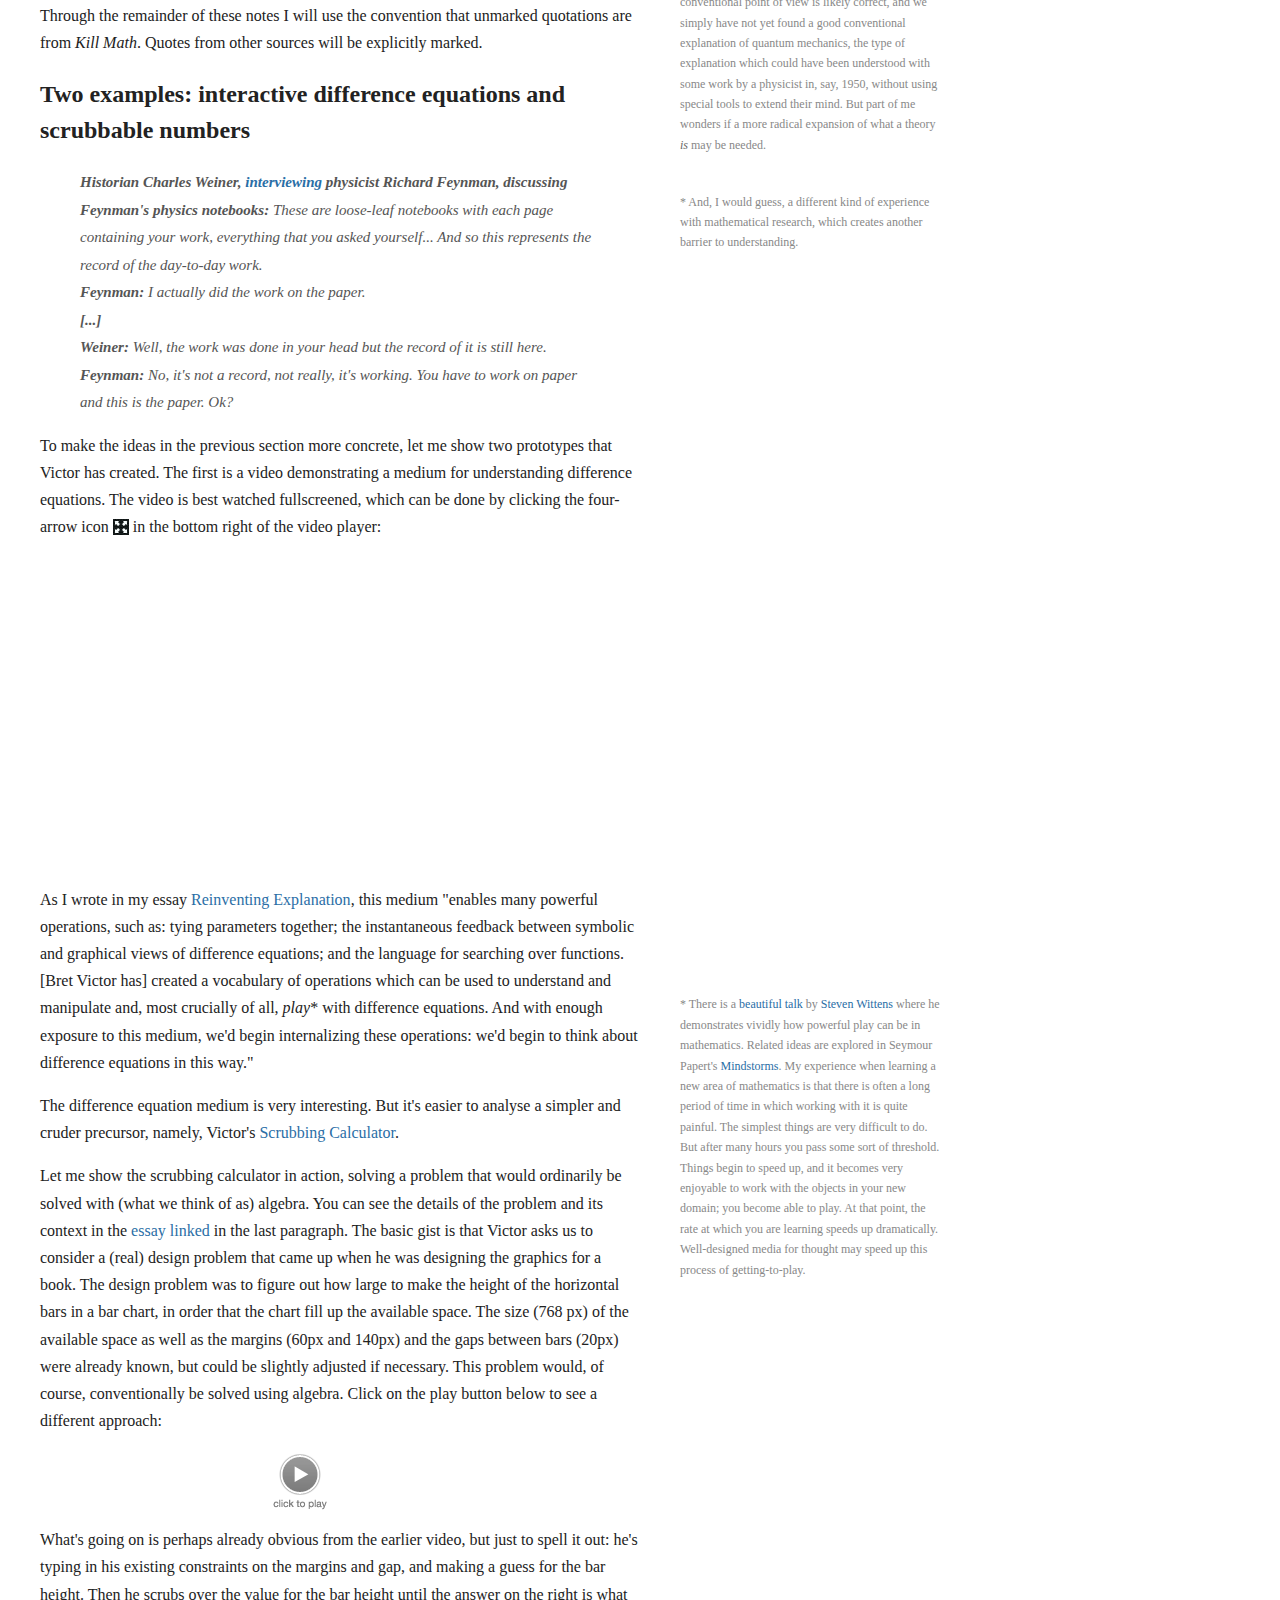
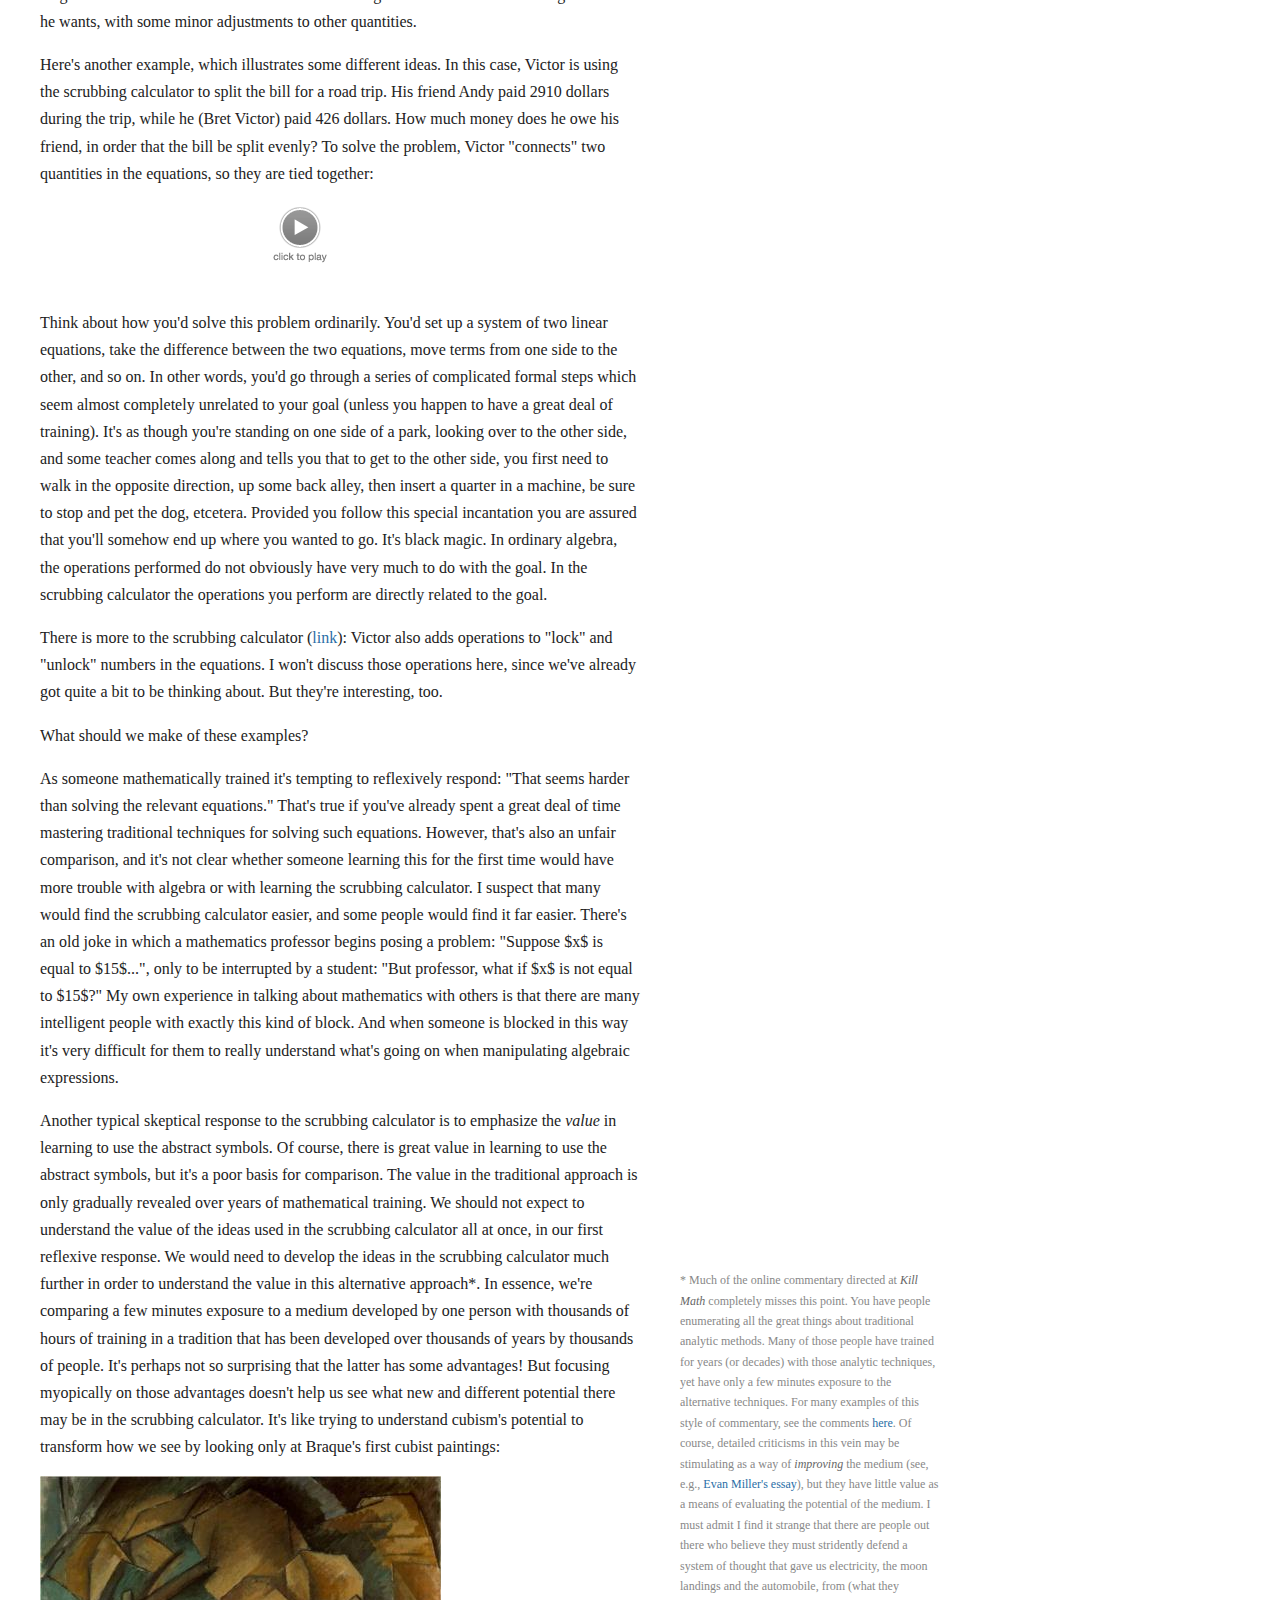
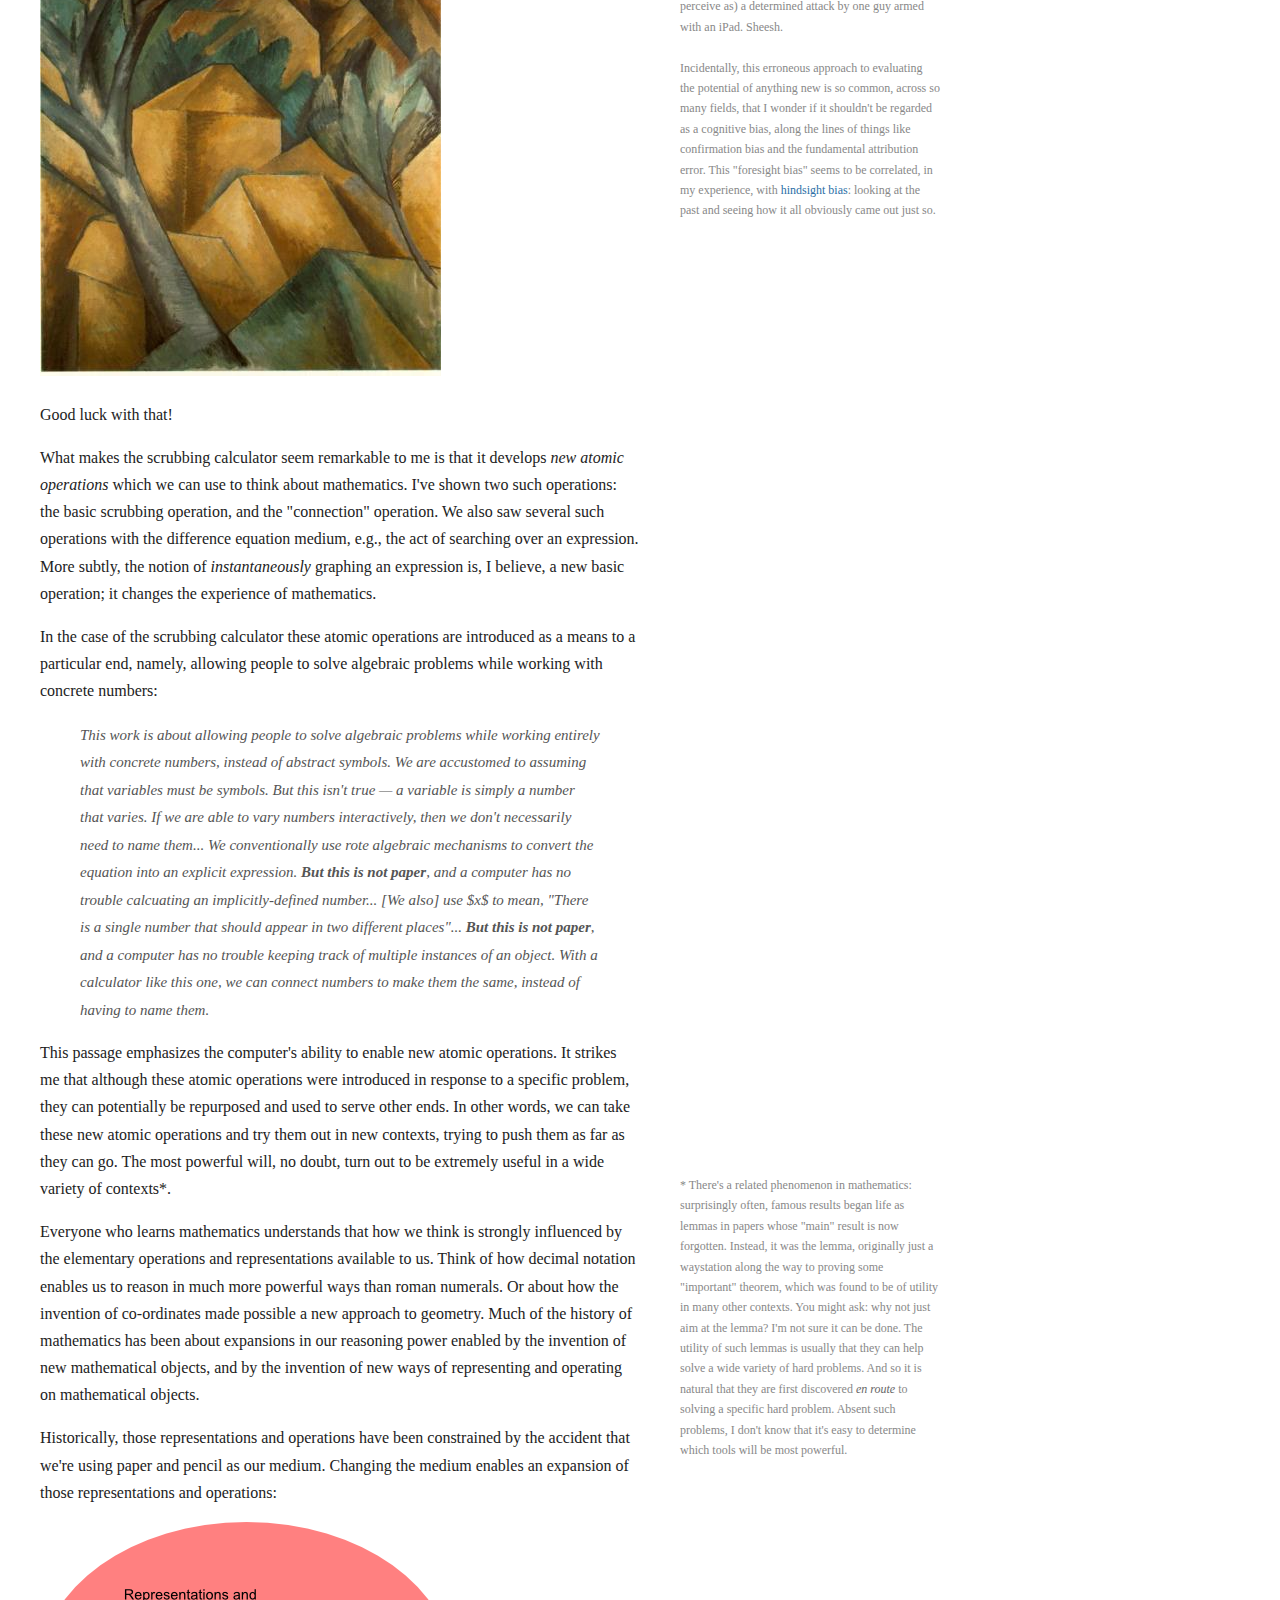
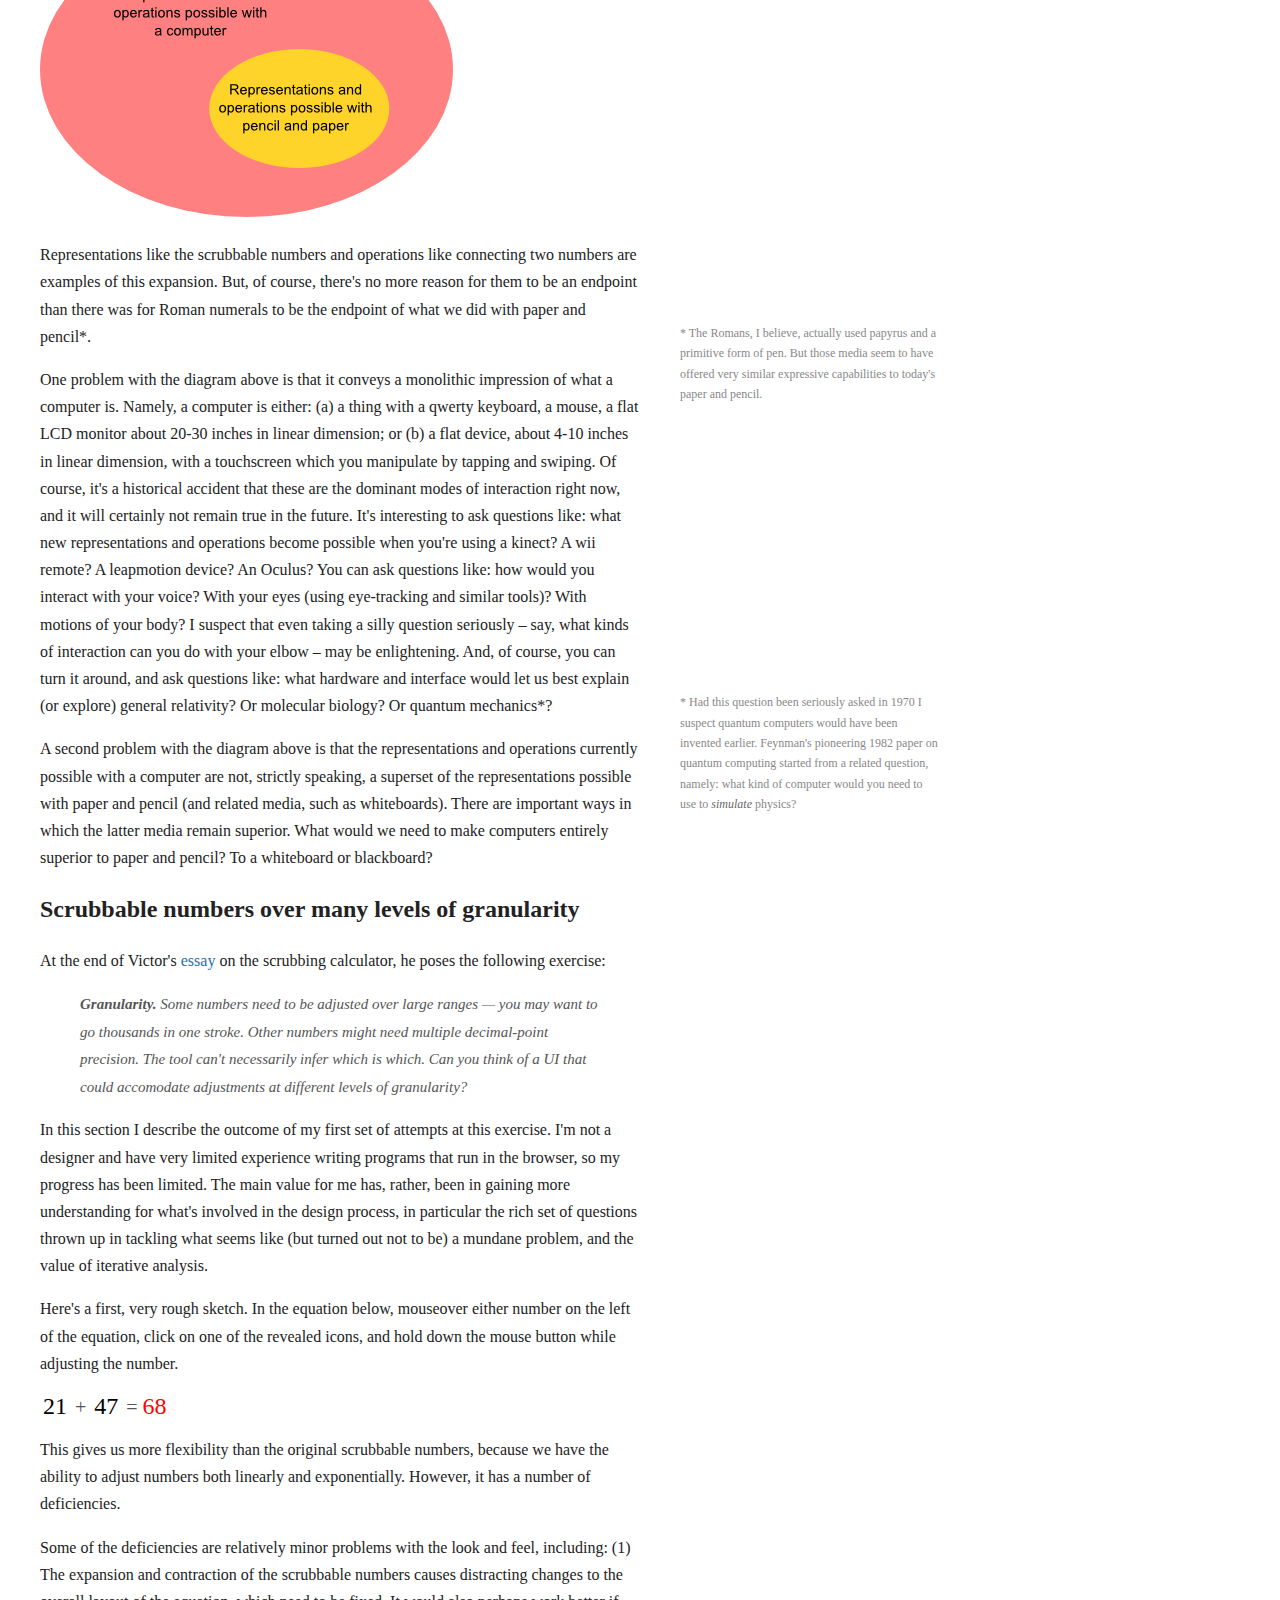
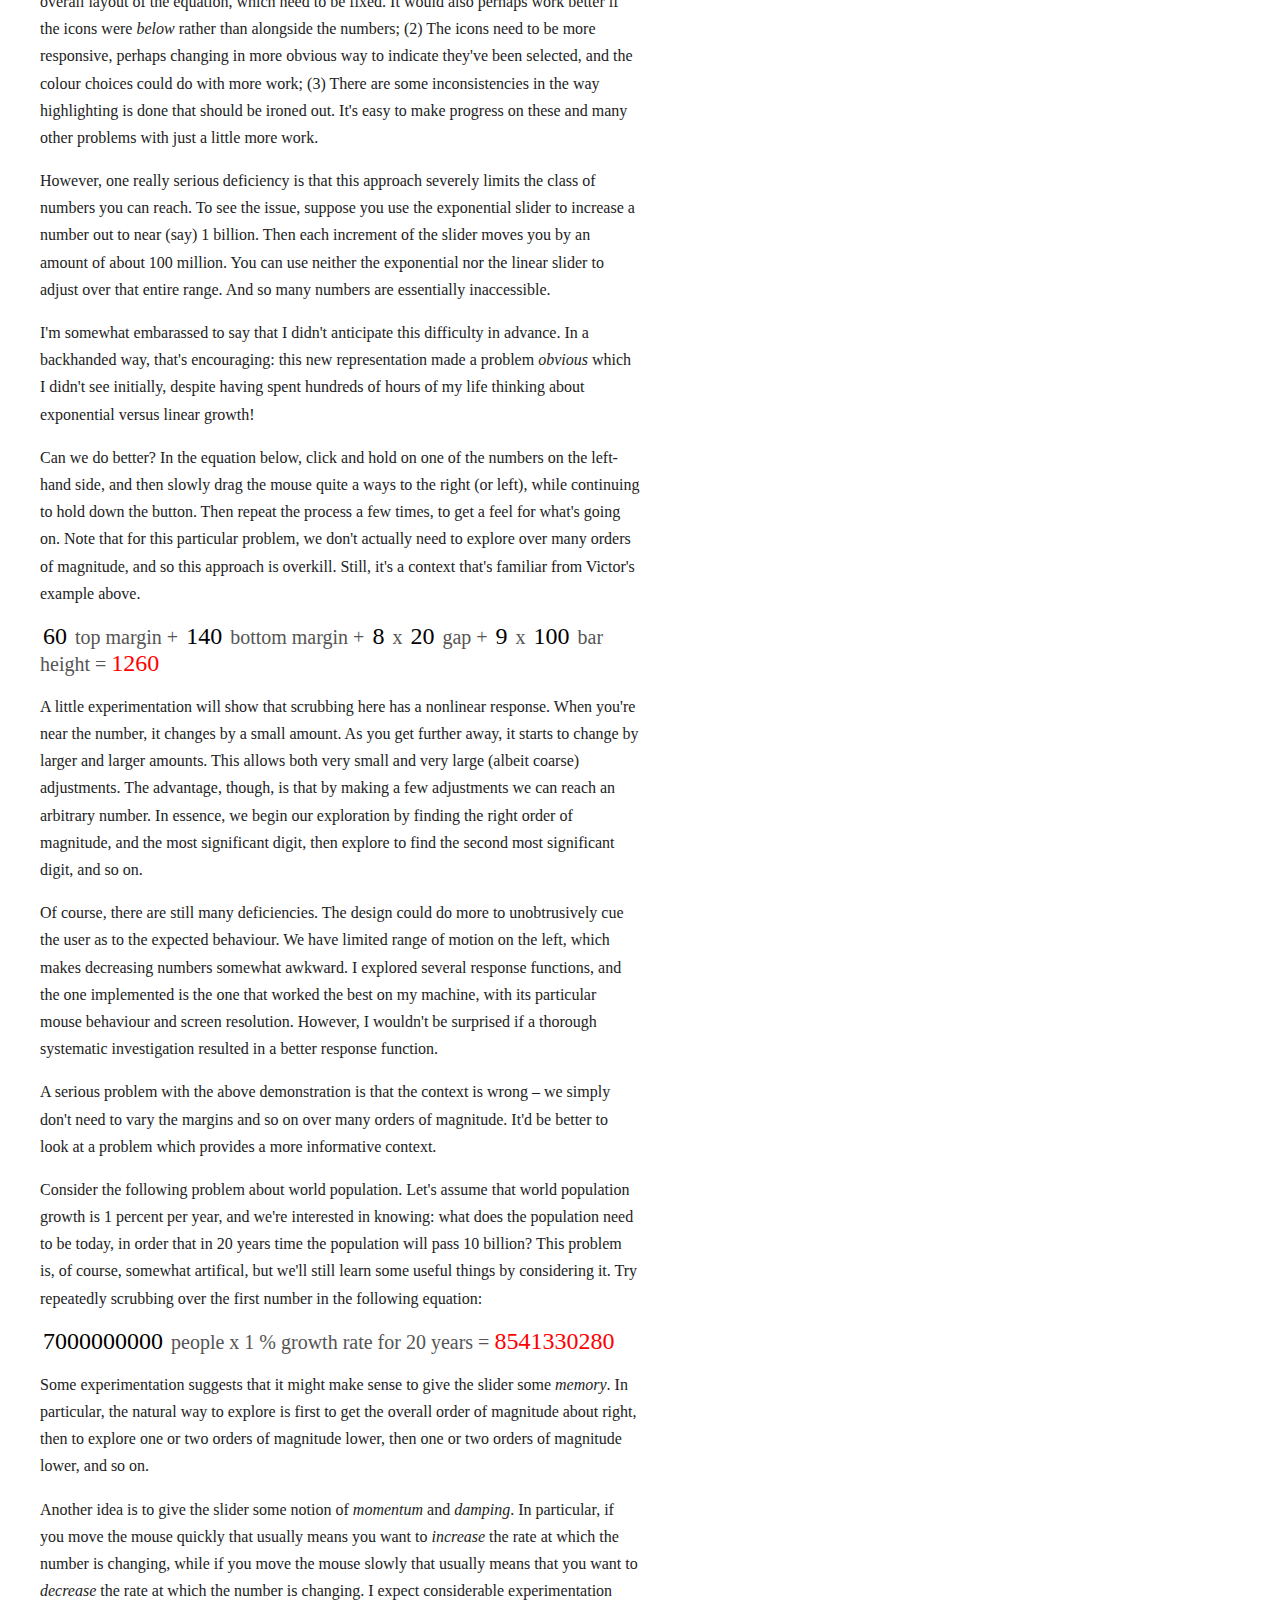
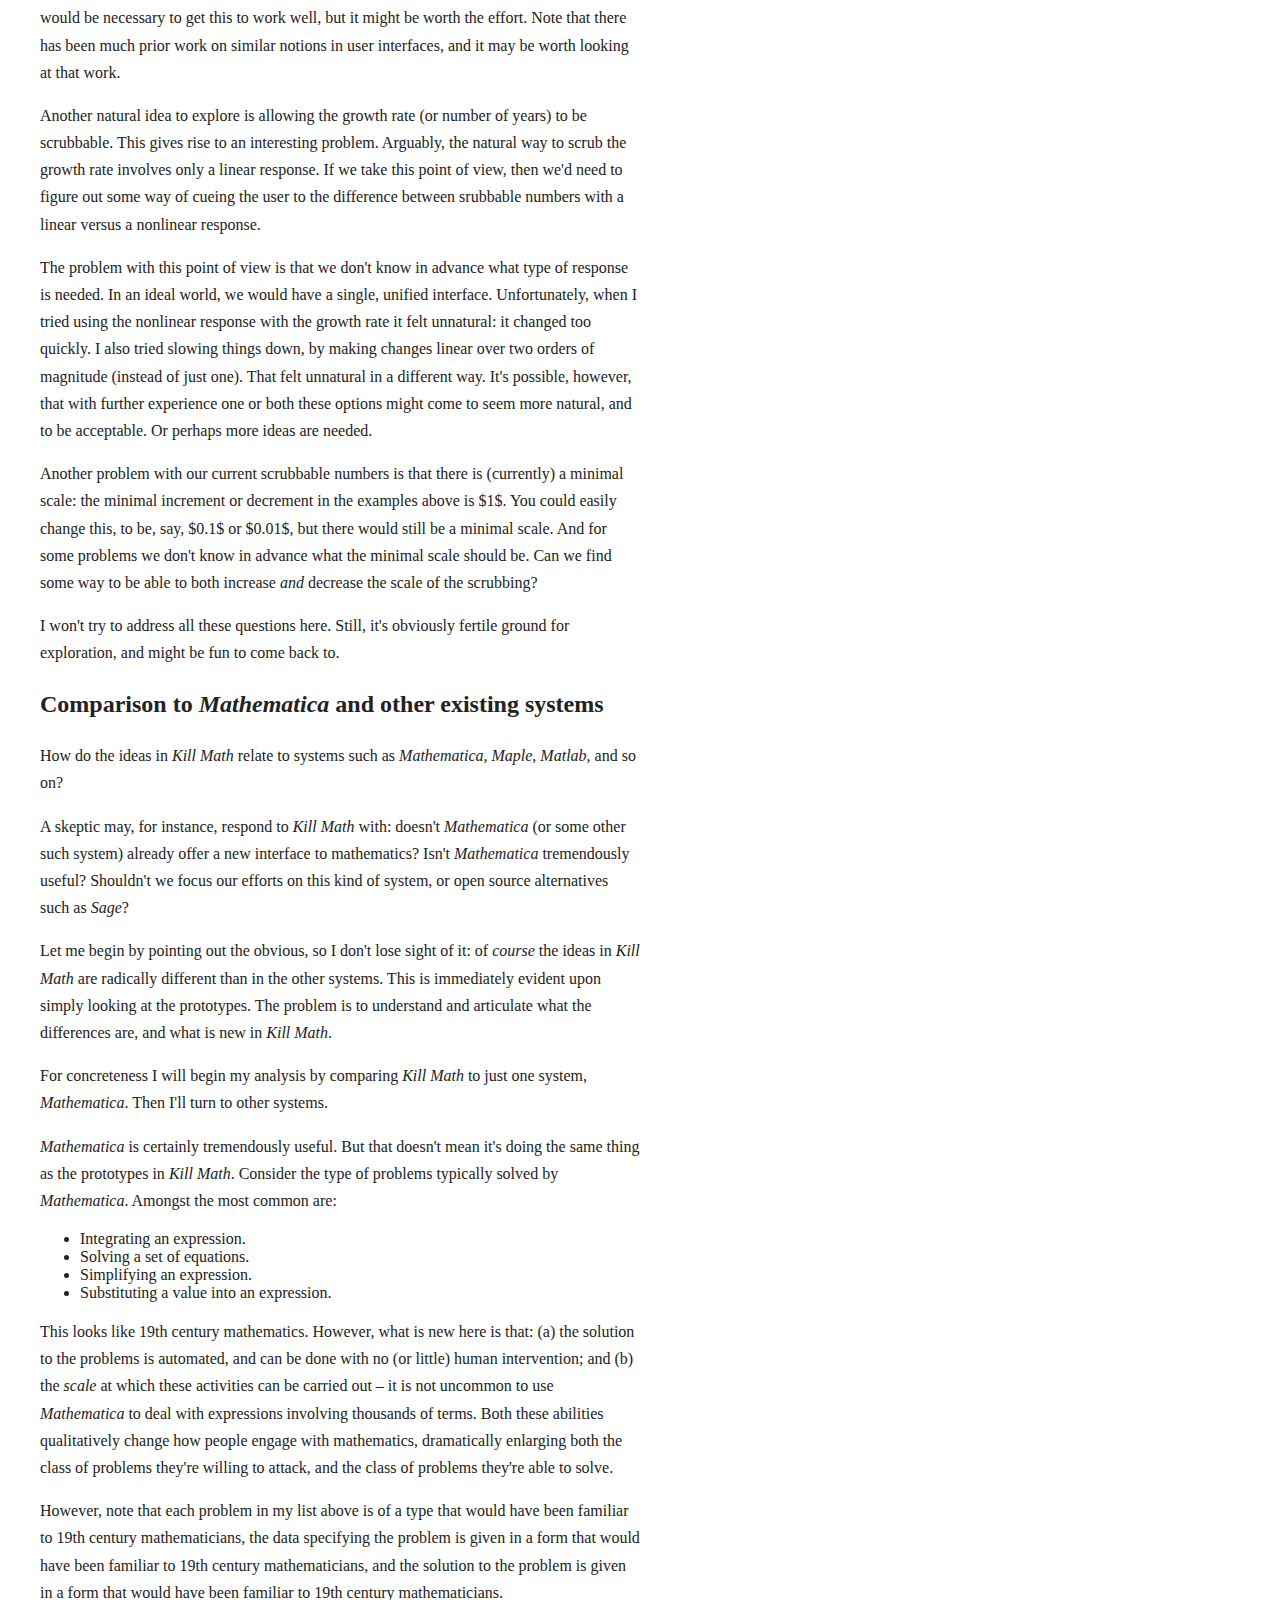
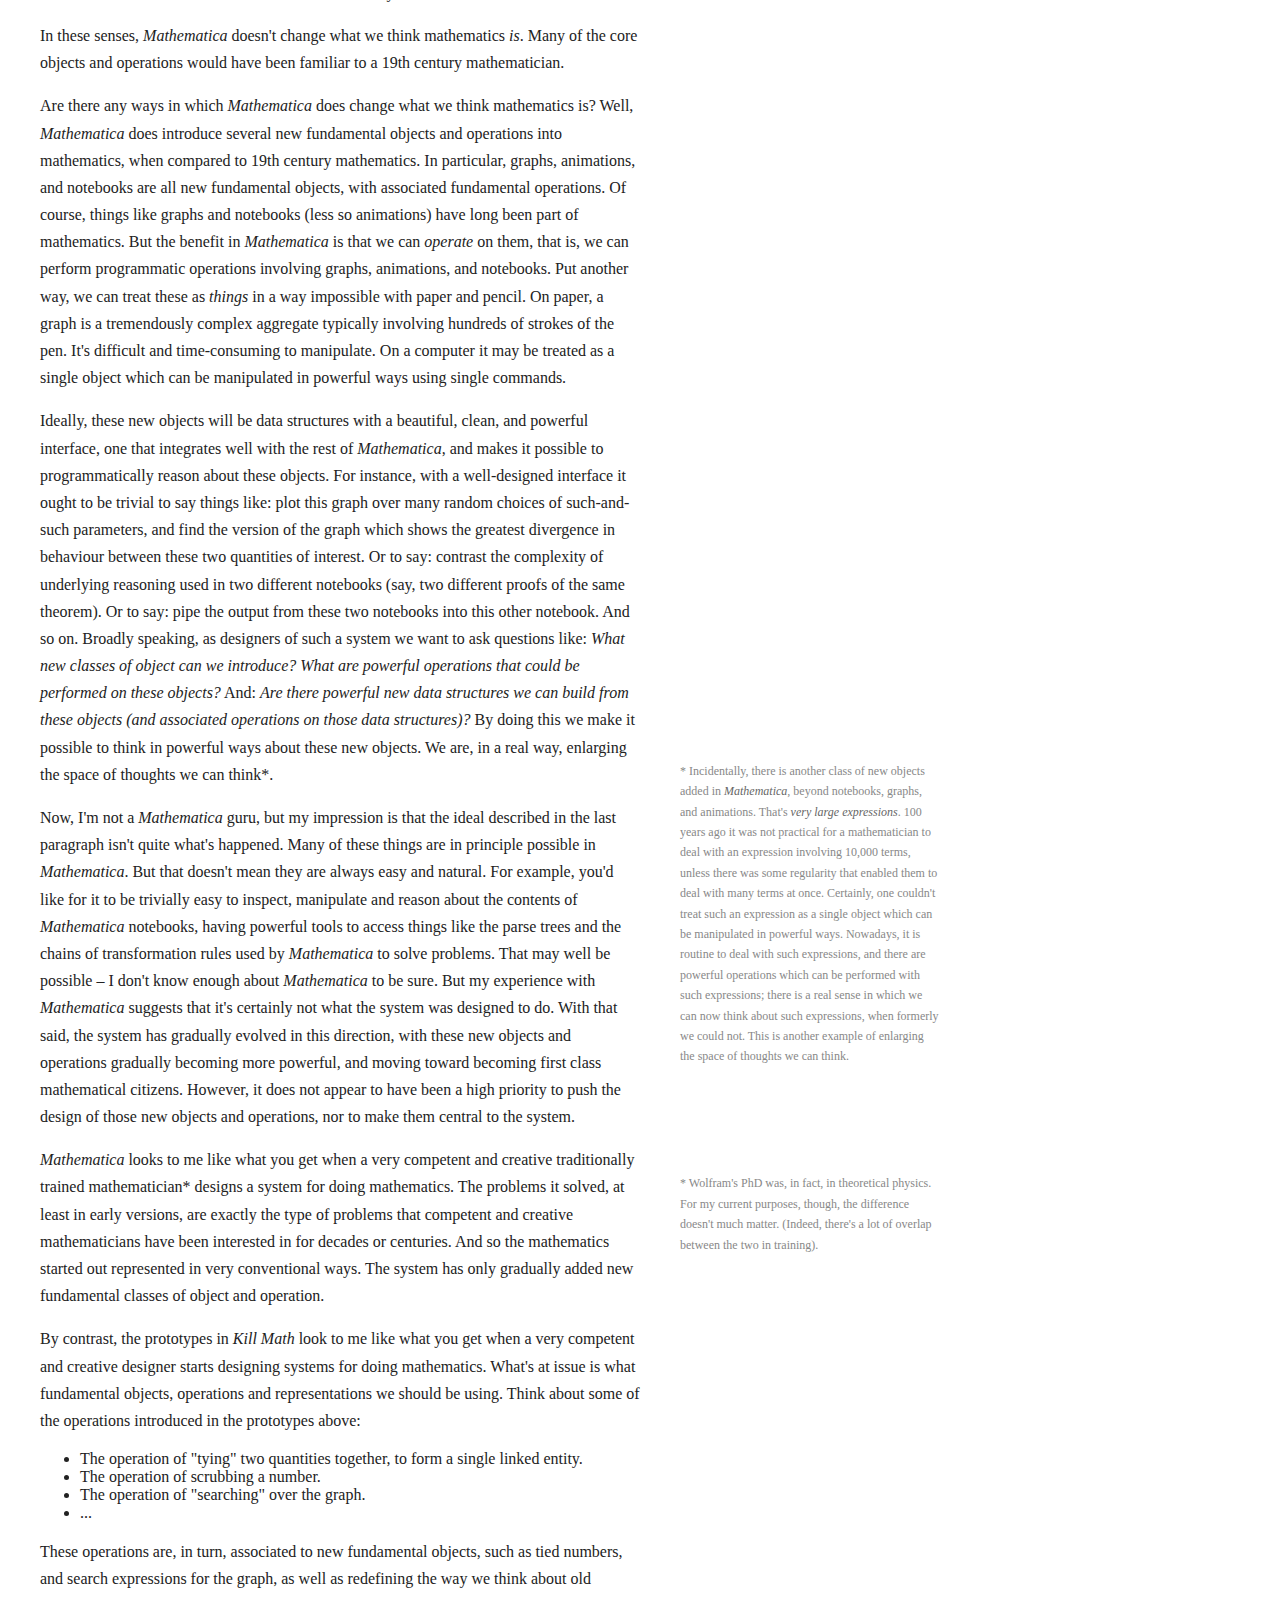
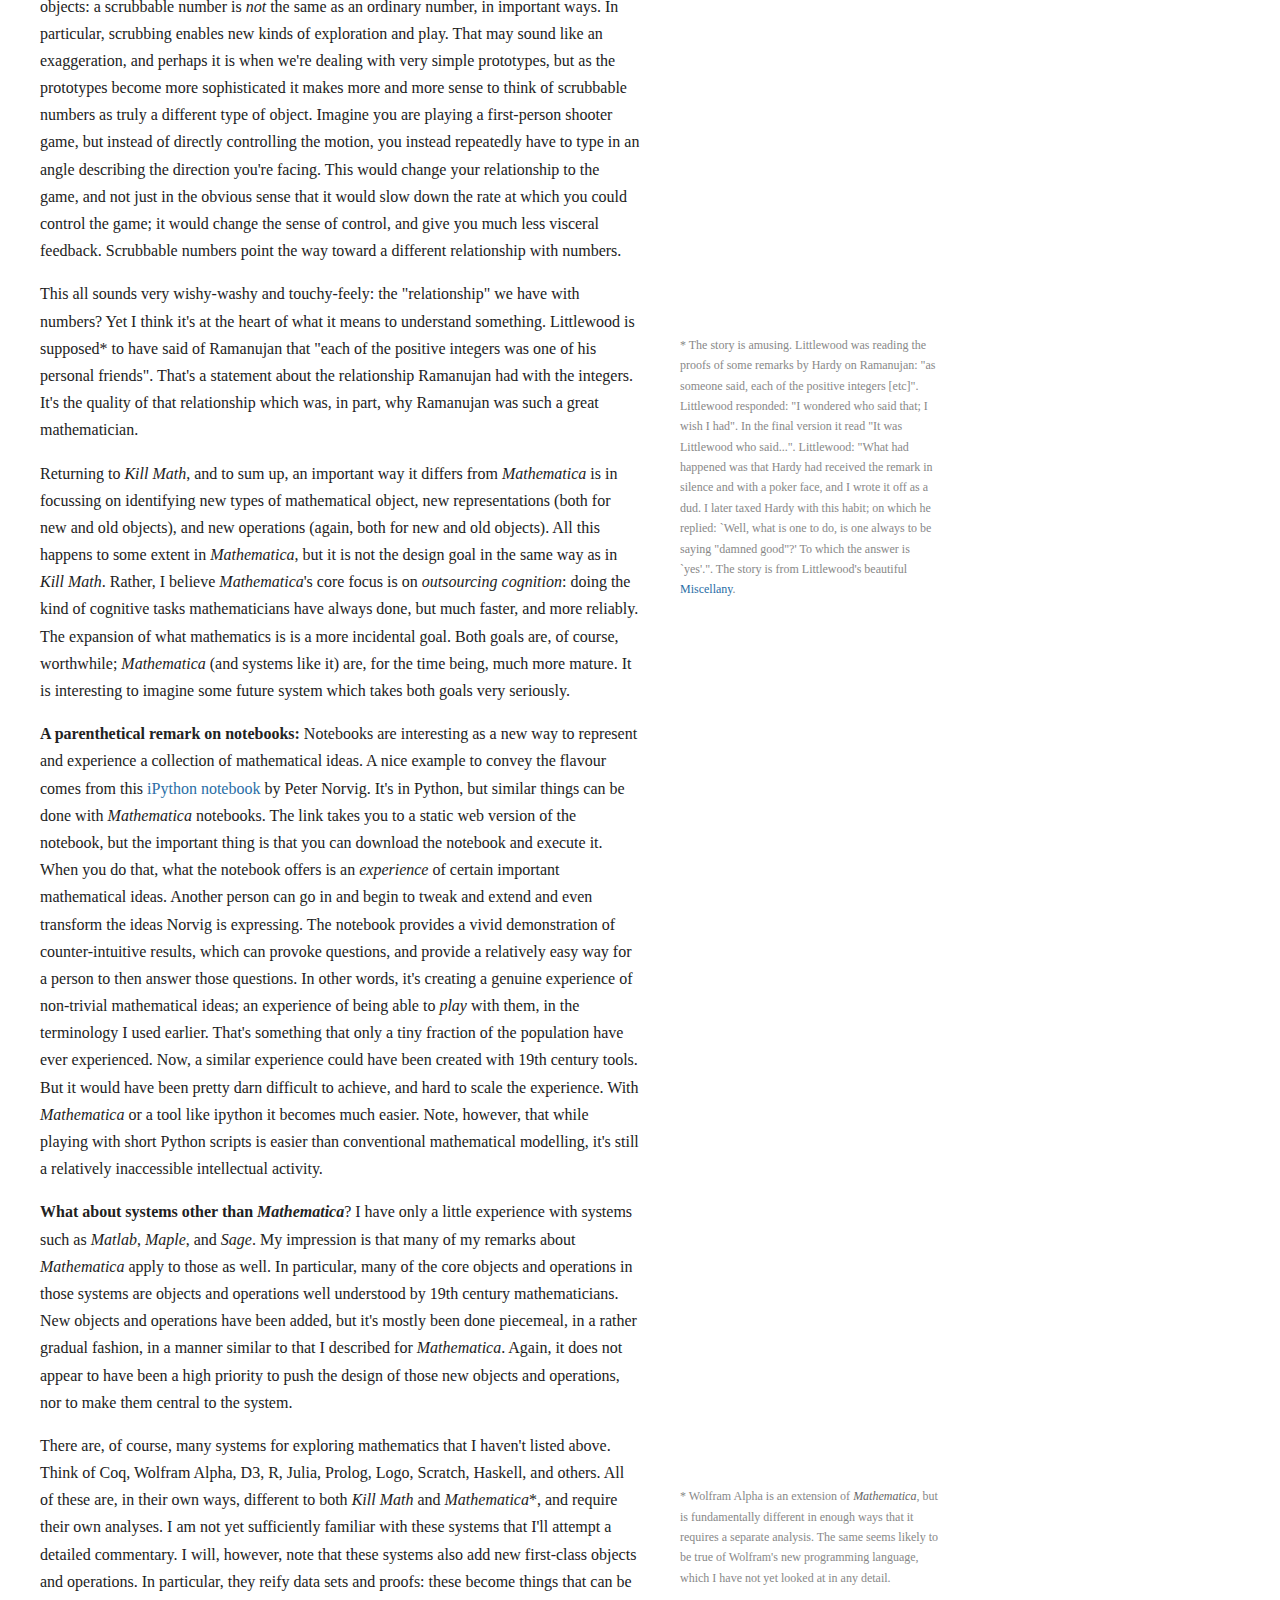
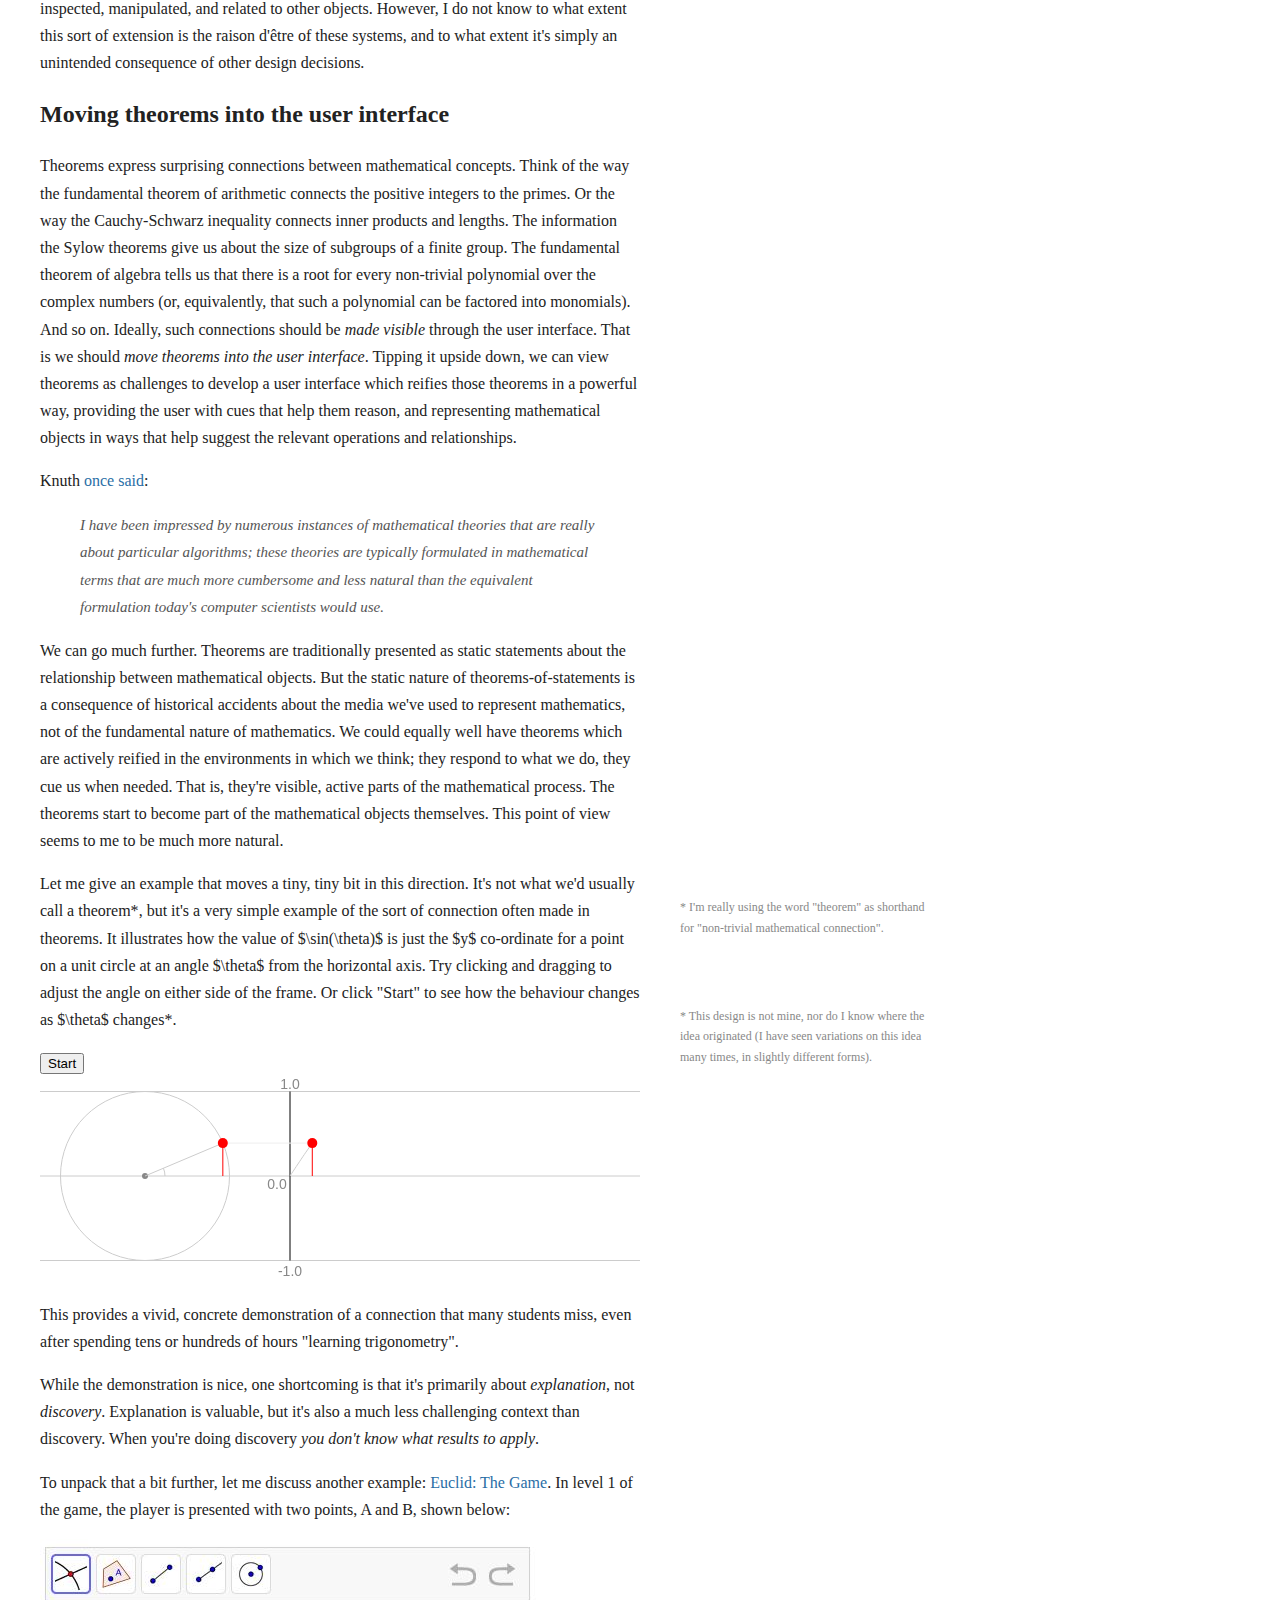
<file: kill_math/kill_math.html>
<!doctype html>
<html>
  <head>
    <meta charset="utf-8">
    <title>Kill Math: Notes</title>
    <link rel="stylesheet" type="text/css" href="../assets/style.css">
    <script type="text/javascript" src="http://cdn.mathjax.org/mathjax/latest/MathJax.js?config=TeX-AMS-MML_HTMLorMML"></script>
        <script type="text/x-mathjax-config">
      MathJax.Hub.Config({
        tex2jax: {inlineMath: [['$','$']]},
        "HTML-CSS": {scale: 92},
        TeX: { equationNumbers: { autoNumber: "AMS" }},
        styles: {
          ".MathJax_Display": {color: "#555 !important"}}
      })
      
    </script>


    <style>
      body {
        font-size: 16px;
        color: #222;
      }
      blockquote > em {
        color: #555;
        font-size: 15px;
      }
      .marginnote {  /* Overrides ../assets/style.css */
        color: #888;
        font-size: 12px;
      }
      .equation {
        -moz-user-select: none;
        -khtml-user-select: none;
        -webkit-user-select: none;
        user-select: none;
        font-size: 20px;
        color: #555;
      }
      .number {
        border-radius: 5px;
        padding: 2px;
        border: 1px solid white;
        font-size: 24px;
        color: black;
      }
      .icon {
        position: relative;
        top: -6px;
        margin-left: 1px;
        margin-right: 3px;
        background: white;
        display: none;
        border: solid 1px #888;
      }
      .cursorHover {cursor: ew-resize;}
      .ans {
        color: red;
        font-size: 24px;
      }

      /* From http://worrydream.com/ScrubbingCalculator/style.css */
      .videoOverlay {
        position:absolute;
        cursor:pointer;
	background-color: #fff;
      }

      .videoOverlay img {
        position:absolute;
        display:block;
      }

      </style>

    <script src="../assets/jquery-2.1.1.min.js"></script>

  </head>

  <body>
    <div id="header">
      <h1>Kill Math: Notes</h1>
    </div>

    <div id="container">
      
      <em>Rough and incomplete working notes
      on <a href="http://worrydream.com">Bret Victor's</a>
      essay <a href="http://worrydream.com/KillMath/">Kill Math</a>.
      First thoughts, so there's lots of scratching around.
      By <a href="http://michaelnielsen.org">Michael Nielsen</a>.</em>

      <p>
	Let me begin with some excerpts that explain in broad terms
	what <em>Kill Math</em> is about:
      </p>

      <blockquote><em> When most people speak of Math, what they have
	in mind is more its mechanism than its essence.  This "Math"
	consists of assigning meaning to a set of symbols, blindly
	shuffling around those symbols, and then interpreting meaning
	from the shuffled result...</em>
      </blockquote>

      <blockquote>
	<em>This mechanism of math evolved for a reason: it was the
	most efficient means of modeling quantitative systems given
	the constraints of pencil and paper.  Unfortunately, most
	people are not comfortable with bundling up meaning into
	abstract symbols and making them dance.  Thus, the power of
	math beyond arithmetic is generally reserved for a clergy of
	scientists and engineers... </em>
      </blockquote>

      <blockquote>
	<em>We are no longer constrained by pencil and paper.  The
	symbolic shuffle should no longer be taken for granted as the
	fundamental mechanism for understanding quantity and change.
	Math needs a new interface...</em>
      </blockquote>

      <blockquote>
	<em>Kill Math is my umbrella project for techniques that
	enable people to model and solve meaningful problems of
	quantity using concrete representations and intuition-guided
	exploration. In the long term, I hope to develop a
	widely-usable, insight-generating alternative to symbolic
	math...</em>
      </blockquote>

      
      <blockquote>
	<em>
	  A person should not be manually shuffling symbols [with
	  pencil and paper].  That should be done, at best, entirely
	  by software, and at least, by interactively guiding the
	  software, like playing a sliding puzzle game.  And, more
	  contentiously, I believe that a person should not have to
	  imagine the interpretation of abstract symbols.  Instead,
	  dynamic graphs, diagrams, visual models, and visual effects
	  should provide visceral representations.  Relationships
	  between values, exponential blow-ups and negligible terms,
	  should be plainly seen, not imagined...
	</em>
      </blockquote>
      
      <p>
	In his
	talk <a href="http://worrydream.com/MediaForThinkingTheUnthinkable/">Media
	For Thinking the Unthinkable</a> Victor states a related but
	even more ambitious program.  He quotes Richard Hamming's
	essay
	on <a href="https://www.dartmouth.edu/~matc/MathDrama/reading/Hamming.html">The
	Unreasonable Effectiveness of Mathematics</a>:
      </p>
      
      <blockquote>
	<em>
	  Just as there are odors that dogs can smell and we cannot,
	  as well as sounds that dogs can hear and we cannot, so too
	  there are wavelengths of light we cannot see and flavors we
	  cannot taste. Why then, given our brains [are] wired the way
	  they are, does the remark "Perhaps there are thoughts we
	  cannot think," surprise you? Evolution, so far, may possibly
	  have blocked us from being able to think in some directions;
	  there could be unthinkable
	  thoughts</em>*<span class="marginnote">* Quantum mechanics
	  is famously difficult to understand.  This is due in part to
	  unresolved conceptual problems in the foundations, which
	  make it fair to say that no-one in the world really
	  understands quantum mechanics.  I have wondered for many
	  years if the principal difficulty is that our brains aren't
	  wired the right way.  To recast this in Hamming's terms,
	  perhaps quantum mechanics only appears difficult, but is
	  actually easy to understand, provided one can think
	  "thoughts we cannot think".  Note that I'm <em>not</em>
	  saying that the trouble is merely that we're missing some
	  key theoretical idea or set of ideas.  That's the point of
	  view usually taken by people who worry about the foundations
	  of quantum mechanics.  Rather, perhaps we need to expand the
	  class of thoughts we can think in some much more radical
	  way.  An argument for this point of view is that our brains
	  evolved to understand a classical world.  Such brains might
	  perhaps come very poorly equipped to grasp a theory such as
	  quantum mechanics, which doesn't obey principles as
	  fundamental as local realism.

	  <br><br> With that said, let me add the caveat that I
	  believe the conventional point of view is likely correct,
	  and we simply have not yet found a good conventional
	  explanation of quantum mechanics, the type of explanation
	  which could have been understood with some work by a
	  physicist in, say, 1950, without using special tools to
	  extend their mind.  But part of me wonders if a more radical
	  expansion of what a theory <em>is</em> may be
	  needed.</span>.
      </blockquote>

      <p>
	Victor points out that we have, of course, built tools
	enabling us to see wavelengths of light we cannot see, to hear
	sounds we cannot hear, and so on.  And perhaps, as the title
	of his talk suggests, it is possible that we can build tools
	to enable us to think unthinkable thoughts.
      </P>

      <p>
	These are remarkable ideas.  Of course, they are not without
	precedent.  Many people have developed related ideas,
	including <a href="http://vserver1.cscs.lsa.umich.edu/~crshalizi/notabene/ashby.html">William
	Ross Ashby</a>, Douglas Engelbart, and Seymour Papert, to name
	but a few.  But, in my opinion, Victor's development is
	unusually promising and deep.  I'm writing these notes to help
	me understand what Victor is doing, how he's doing it, and
	some promising directions for further work.  I also intend to
	relate <em>Kill Math</em> to my own creative work, and hope it
	will help inspire some new directions.

      <p>
	The notes were more difficult to write than I expected.  In
	retrospect, I can see that while <em>Kill Math</em> is easy to
	read, it is very challenging to understand at the deeper level
	that would enable one to do similar work.  (I make this
	mistake with nearly every work I wish to understand
	well.  <em>Mea culpa</em>. ) Part of the reason is that I have
	much less design and programming experience than
	Victor*<span class="marginnote" style="padding-top: 260px">*
	And, I would guess, a different kind of experience with
	mathematical research, which creates another barrier to
	understanding.</span>, and the deeper I got, the more keenly I
	felt this deficit.  More on this later.

      <p>
	Through the remainder of these notes I will use the convention
	that unmarked quotations are from <em>Kill Math</em>.  Quotes
	from other sources will be explicitly marked.  

      <h2>Two examples: interactive difference equations and scrubbable numbers</h2>

      <blockquote>
	<em><strong>Historian Charles
	Weiner, <a href="http://www.aip.org/history/ohilist/5020_5.html">interviewing</a>
	physicist Richard Feynman, discussing Feynman's physics
	notebooks:</strong> These are loose-leaf notebooks with each
	page containing your work, everything that you asked
	yourself... And so this represents the record of the
	day-to-day work.

	  <br>
	<strong>Feynman:</strong> I actually did the work on the paper.

	  <br>
	<strong>[...]</strong>

	  <br>
	<strong>Weiner:</strong> Well, the work was done in your head
	but the record of it is still here.

	<strong>Feynman:</strong> No, it's not a record, not really,
	it's working.  You have to work on paper and this is the
	paper.  Ok?</em>
      </blockquote>


      <p>
	To make the ideas in the previous section more concrete, let
	me show two prototypes that Victor has created.  The first is
	a video demonstrating a medium for understanding difference
	equations.  The video is best watched fullscreened, which can
	be done by clicking the four-arrow icon
	<img src="Images/vimeo.JPG" style="vertical-align:
	text-bottom;"/> in the bottom right of the video player: <br/>
	<iframe src="http://player.vimeo.com/video/85480838?portrait=0" 
		width="600" height="337" frameborder="0" 
		webkitallowfullscreen mozallowfullscreen allowfullscreen>
	</iframe>
	<br/> As I wrote in my essay
	<a href="http://michaelnielsen.org/reinventing_explanation/index.html">Reinventing
	Explanation</a>, this medium "enables many powerful
	operations, such as: tying parameters together; the
	instantaneous feedback between symbolic and graphical views of
	difference equations; and the language for searching over
	functions.  [Bret Victor has] created a vocabulary of
	operations which can be used to understand and manipulate and,
	most crucially of
	all, <em>play</em>*<span class="marginnote">* There is a
	<a href="https://www.youtube.com/watch?v=Zkx1aKv2z8o">beautiful
	talk</a> by <a href="http://acko.net/about/">Steven
	Wittens</a> where he demonstrates vividly how powerful play
	can be in mathematics.  Related ideas are explored in Seymour
	Papert's <a href="http://www.amazon.com/Mindstorms-Children-Computers-Powerful-Ideas/dp/0465046746">Mindstorms</a>.
	My experience when learning a new area of mathematics is that
	there is often a long period of time in which working with it
	is quite painful.  The simplest things are very difficult to
	do.  But after many hours you pass some sort of threshold.
	Things begin to speed up, and it becomes very enjoyable to
	work with the objects in your new domain; you become able to
	play.  At that point, the rate at which you are learning
	speeds up dramatically.  Well-designed media for thought may
	speed up this process of getting-to-play.</span> with
	difference equations.  And with enough exposure to this
	medium, we'd begin internalizing these operations: we'd begin
	to think about difference equations in this way."

      <p>
	The difference equation medium is very interesting.  But it's
	easier to analyse a simpler and cruder precursor, namely,
	Victor's <a href="http://worrydream.com/ScrubbingCalculator/">Scrubbing
	Calculator</a>.
      </p>

      <p>
	Let me show the scrubbing calculator in action, solving a
	problem that would ordinarily be solved with (what we think of
	as) algebra.  You can see the details of the problem and its
	context in
	the <a href="http://worrydream.com/ScrubbingCalculator/">essay
	linked</a> in the last paragraph.  The basic gist is that
	Victor asks us to consider a (real) design problem that came
	up when he was designing the graphics for a book.  The design
	problem was to figure out how large to make the height of the
	horizontal bars in a bar chart, in order that the chart fill
	up the available space.  The size (768 px) of the available
	space as well as the margins (60px and 140px) and the gaps
	between bars (20px) were already known, but could be slightly
	adjusted if necessary.  This problem would, of course,
	conventionally be solved using algebra.  Click on the play
	button below to see a different approach:
      </p>

      <script type="text/javascript">
    	function playVideo (name) {
    		var div = document.getElementById(name);
    		div.style.backgroundColor = "transparent";
    		div.style.cursor = "default";
    		div.getElementsByTagName("img")[0].style.display = "none";
    		div.getElementsByTagName("img")[1].style.display = "none";
    		var video = document.getElementById("v" + name);
    		video.play();
    	}

    	function videoEnded (name) {
    		var div = document.getElementById(name);
    		div.getElementsByTagName("img")[1].style.display = "block";
    		div.style.cursor = "pointer";
    	}
      </script>
      <!-- From http://worrydream.com/ScrubbingCalculator/, with minor changes -->
      <div style="margin-top:20px; margin-left:40px;">
	<div id="b" class="videoOverlay" 
	     style="left:-60px; width:700px; height:52px;" 
	     onclick="playVideo('b');">
	  <img style="left:333px; top:0px;" 
	       src="Images/ClickToPlay.png" 
	       width="54" height="56">
	  <img style="left:333px;top:0px; display:none;" 
	       src="Images/ClickToReplay.png" 
	       width="42" height="66">
	</div>
	<video id="vb" width="616" height="52" preload onended="videoEnded('b');">
	  <source type="video/quicktime"
		  src="Movies/BarAdjust.mov">
	    <source type="video/webm" 
		    src="Movies/BarAdjust.webm">
	</video>
      </div>

      <p>
	What's going on is perhaps already obvious from the earlier
	video, but just to spell it out: he's typing in his existing
	constraints on the margins and gap, and making a guess for the
	bar height.  Then he scrubs over the value for the bar height
	until the answer on the right is what he wants, with some
	minor adjustments to other quantities.

      <p>
	Here's another example, which illustrates some different
	ideas.  In this case, Victor is using the scrubbing calculator
	to split the bill for a road trip.  His friend Andy paid 2910
	dollars during the trip, while he (Bret Victor) paid 426
	dollars.  How much money does he owe his friend, in order that
	the bill be split evenly?  To solve the problem, Victor
	"connects" two quantities in the equations, so they are tied
	together:

      <div style="margin-top:20px; margin-left:40px;">
	<div id="c" class="videoOverlay" 
	     style="left:-60px; width:600px; height:70px;" 
	     onclick="playVideo('c');">
	  <img style="left:333px;top:0px;" 
	       src="Images/ClickToPlay.png" 
	       width="54" height="56">
	  <img style="left:333px;top:0px;display:none;" 
	       src="Images/ClickToReplay.png" width="42" height="66">
	</div>
	<video id="vc" width="442" height="82" preload onended="videoEnded('c');">
	  <source src="Movies/TripConnect.mov" type="video/quicktime">
	    <source src="Movies/TripConnect.webm" type="video/webm">
	</video>
      </div>

      <p>
	Think about how you'd solve this problem ordinarily.  You'd
	set up a system of two linear equations, take the difference
	between the two equations, move terms from one side to the
	other, and so on.  In other words, you'd go through a series
	of complicated formal steps which seem almost completely
	unrelated to your goal (unless you happen to have a great deal
	of training).  It's as though you're standing on one side of a
	park, looking over to the other side, and some teacher comes
	along and tells you that to get to the other side, you first
	need to walk in the opposite direction, up some back alley,
	then insert a quarter in a machine, be sure to stop and pet
	the dog, etcetera.  Provided you follow this special
	incantation you are assured that you'll somehow end up where
	you wanted to go.  It's black magic.  In ordinary algebra, the
	operations performed do not obviously have very much to do
	with the goal.  In the scrubbing calculator the operations you
	perform are directly related to the goal.

      <p>
	There is more to the scrubbing calculator
	(<a href="http://worrydream.com/ScrubbingCalculator/">link</a>):
	Victor also adds operations to "lock" and "unlock" numbers in
	the equations.  I won't discuss those operations here, since
	we've already got quite a bit to be thinking about.  But
	they're interesting, too.

      <p>
	What should we make of these examples?

      <p>
	As someone mathematically trained it's tempting to reflexively
	respond: "That seems harder than solving the relevant
	equations."  That's true if you've already spent a great deal
	of time mastering traditional techniques for solving such
	equations.  However, that's also an unfair comparison, and
	it's not clear whether someone learning this for the first
	time would have more trouble with algebra or with learning the
	scrubbing calculator.  I suspect that many would find the
	scrubbing calculator easier, and some people would find it far
	easier.  There's an old joke in which a mathematics professor
	begins posing a problem: "Suppose $x$ is equal to $15$...",
	only to be interrupted by a student: "But professor, what if
	$x$ is not equal to $15$?"  My own experience in talking about
	mathematics with others is that there are many intelligent
	people with exactly this kind of block.  And when someone is
	blocked in this way it's very difficult for them to really
	understand what's going on when manipulating algebraic
	expressions.

      <p>
	Another typical skeptical response to the scrubbing calculator
	is to emphasize the <em>value</em> in learning to use the
	abstract symbols.  Of course, there is great value in learning
	to use the abstract symbols, but it's a poor basis for
	comparison.  The value in the traditional approach is only
	gradually revealed over years of mathematical training.  We
	should not expect to understand the value of the ideas used in
	the scrubbing calculator all at once, in our first reflexive
	response.  We would need to develop the ideas in the scrubbing
	calculator much further in order to understand the value in
	this alternative approach*<span class="marginnote">* Much of
	the online commentary directed at <em>Kill Math</em>
	completely misses this point.  You have people enumerating all
	the great things about traditional analytic methods.  Many of
	those people have trained for years (or decades) with those
	analytic techniques, yet have only a few minutes exposure to
	the alternative techniques.  For many examples of this style
	of commentary, see the
	comments <a href="http://blog.mrmeyer.com/2011/bret-victors-kill-math-project/">here</a>.
	Of course, detailed criticisms in this vein may be stimulating
	as a way of
	<em>improving</em> the medium (see,
	e.g., <a href="http://www.evanmiller.org/dont-kill-math.html">Evan
	Miller's essay</a>), but they have little value as a means of
	evaluating the potential of the medium.  I must admit I find
	it strange that there are people out there who believe they
	must stridently defend a system of thought that gave us
	electricity, the moon landings and the automobile, from (what
	they perceive as) a determined attack by one guy armed with an
	iPad.  Sheesh.<br><br>

        Incidentally, this erroneous approach to evaluating the
	potential of anything new is so common, across so many fields,
	that I wonder if it shouldn't be regarded as a cognitive bias,
	along the lines of things like confirmation bias and the
	fundamental attribution error.  This "foresight bias" seems to
	be correlated, in my experience,
	with <a href="http://en.wikipedia.org/wiki/Hindsight_bias">hindsight
	bias</a>: looking at the past and seeing how it all obviously
	came out just so.  </span>.  In essence, we're comparing a few
	minutes exposure to a medium developed by one person with
	thousands of hours of training in a tradition that has been
	developed over thousands of years by thousands of people.
	It's perhaps not so surprising that the latter has some
	advantages!  But focusing myopically on those advantages
	doesn't help us see what new and different potential there may
	be in the scrubbing calculator.  It's like trying to
	understand cubism's potential to transform how we see by
	looking only at Braque's first cubist paintings:

      <p>
	<img src="Images/Braque.jpg">

      <p>
	Good luck with that!

      <p>
	What makes the scrubbing calculator seem remarkable to me is
	that it develops <em>new atomic operations</em> which we can
	use to think about mathematics.  I've shown two such
	operations: the basic scrubbing operation, and the
	"connection" operation.  We also saw several such operations
	with the difference equation medium, e.g., the act of
	searching over an expression.  More subtly, the notion
	of <em>instantaneously</em> graphing an expression is, I
	believe, a new basic operation; it changes the experience of
	mathematics.

      <p>
	In the case of the scrubbing calculator these atomic
	operations are introduced as a means to a particular end,
	namely, allowing people to solve algebraic problems while
	working with concrete numbers:

      <blockquote><em> This work is about allowing people to solve
	algebraic problems while working entirely with concrete
	numbers, instead of abstract symbols.  We are accustomed to
	assuming that variables must be symbols.  But this isn't true
	&mdash; a variable is simply a number that varies.  If we are
	able to vary numbers interactively, then we don't necessarily
	need to name them... We conventionally use rote algebraic
	mechanisms to convert the equation into an explicit
	expression.  <strong>But this is not paper</strong>, and a
	computer has no trouble calcuating an implicitly-defined
	number... [We also] use $x$ to mean, "There is a single number
	that should appear in two different places"... <strong>But
	this is not paper</strong>, and a computer has no trouble
	keeping track of multiple instances of an object.  With a
	calculator like this one, we can connect numbers to make them
	the same, instead of having to name them.</em>
      </blockquote>

      <p>
	This passage emphasizes the computer's ability to enable new
	atomic operations.  It strikes me that although these atomic
	operations were introduced in response to a specific problem,
	they can potentially be repurposed and used to serve other
	ends.  In other words, we can take these new atomic operations
	and try them out in new contexts, trying to push them as far
	as they can go.  The most powerful will, no doubt, turn out to
	be extremely useful in a wide variety of
	contexts*<span class="marginnote">* There's a related
	phenomenon in mathematics: surprisingly often, famous results
	began life as lemmas in papers whose "main" result is now
	forgotten.  Instead, it was the lemma, originally just a
	waystation along the way to proving some "important" theorem,
	which was found to be of utility in many other contexts.  You
	might ask: why not just aim at the lemma?  I'm not sure it can
	be done.  The utility of such lemmas is usually that they can
	help solve a wide variety of hard problems.  And so it is
	natural that they are first discovered <em>en route</em> to
	solving a specific hard problem.  Absent such problems, I
	don't know that it's easy to determine which tools will be
	most powerful. </span>.
      </P>

      <p>
	Everyone who learns mathematics understands that how we think
	is strongly influenced by the elementary operations and
	representations available to us.  Think of how decimal
	notation enables us to reason in much more powerful ways than
	roman numerals.  Or about how the invention of co-ordinates
	made possible a new approach to geometry.  Much of the history
	of mathematics has been about expansions in our reasoning
	power enabled by the invention of new mathematical objects,
	and by the invention of new ways of representing and operating
	on mathematical objects.

      <p>
	Historically, those representations and operations have been
	constrained by the accident that we're using paper and pencil
	as our medium.  Changing the medium enables an expansion of
	those representations and operations:

      <p>
	<img src="Images/expansion.png">

      <p>
	Representations like the scrubbable numbers and operations
	like connecting two numbers are examples of this expansion.
	But, of course, there's no more reason for them to be an
	endpoint than there was for Roman numerals to be the endpoint
	of what we did with paper and
	pencil*<span class="marginnote">* The Romans, I believe,
	actually used papyrus and a primitive form of pen.  But those
	media seem to have offered very similar expressive
	capabilities to today's paper and pencil. </span>.

      <p>
	One problem with the diagram above is that it conveys a
	monolithic impression of what a computer is.  Namely, a
	computer is either: (a) a thing with a qwerty keyboard, a
	mouse, a flat LCD monitor about 20-30 inches in linear
	dimension; or (b) a flat device, about 4-10 inches in linear
	dimension, with a touchscreen which you manipulate by tapping
	and swiping.  Of course, it's a historical accident that these
	are the dominant modes of interaction right now, and it will
	certainly not remain true in the future.  It's interesting to
	ask questions like: what new representations and operations
	become possible when you're using a kinect?  A wii remote?  A
	leapmotion device?  An Oculus?  You can ask questions like:
	how would you interact with your voice?  With your eyes (using
	eye-tracking and similar tools)?  With motions of your body?
	I suspect that even taking a silly question seriously &ndash;
	say, what kinds of interaction can you do with your elbow
	&ndash; may be enlightening.  And, of course, you can turn it
	around, and ask questions like: what hardware and interface
	would let us best explain (or explore) general relativity?  Or
	molecular biology?  Or quantum
	mechanics*<span class="marginnote">* Had this question been
	seriously asked in 1970 I suspect quantum computers would have
	been invented earlier.  Feynman's pioneering 1982 paper on
	quantum computing started from a related question, namely:
	what kind of computer would you need to use
	to <em>simulate</em> physics?</span>?
	
      <p>
	A second problem with the diagram above is that the
	representations and operations currently possible with a
	computer are not, strictly speaking, a superset of the
	representations possible with paper and pencil (and related
	media, such as whiteboards).  There are important ways in
	which the latter media remain superior.  What would we need to
	make computers entirely superior to paper and pencil?  To a
	whiteboard or blackboard?

      <h2>Scrubbable numbers over many levels of granularity</h2>

      <p>
	At the end of
	Victor's <a href="http://worrydream.com/ScrubbingCalculator/">essay</a>
	on the scrubbing calculator, he poses the following exercise:

      <blockquote>
	<em><strong>Granularity.</strong> Some numbers need to be
	adjusted over large ranges &mdash; you may want to go
	thousands in one stroke. Other numbers might need multiple
	decimal-point precision. The tool can't necessarily infer
	which is which. Can you think of a UI that could accomodate
	adjustments at different levels of granularity?</em>
      </blockquote>


      <p>
	In this section I describe the outcome of my first set of
	attempts at this exercise.  I'm not a designer and have very
	limited experience writing programs that run in the browser,
	so my progress has been limited.  The main value for me has,
	rather, been in gaining more understanding for what's involved
	in the design process, in particular the rich set of questions
	thrown up in tackling what seems like (but turned out not to
	be) a mundane problem, and the value of iterative analysis.

      <p>
	Here's a first, very rough sketch.  In the equation below,
	mouseover either number on the left of the equation, click on
	one of the revealed icons, and hold down the mouse button
	while adjusting the number.

      <div class="equation">
	<scrubbable-number id="n1">21</scrubbable-number> +
	<scrubbable-number id="n2">47</scrubbable-number> =
	<span id="answer" class="ans">68</span>
      </div>
      <script src="scrubbable.js"></script>

      <p>
	This gives us more flexibility than the original scrubbable
	numbers, because we have the ability to adjust numbers both
	linearly and exponentially.  However, it has a number of
	deficiencies.

      <p>
	Some of the deficiencies are relatively minor problems with
	the look and feel, including: (1) The expansion and
	contraction of the scrubbable numbers causes distracting
	changes to the overall layout of the equation, which need to
	be fixed.  It would also perhaps work better if the icons
	were <em>below</em> rather than alongside the numbers; (2) The
	icons need to be more responsive, perhaps changing in more
	obvious way to indicate they've been selected, and the colour
	choices could do with more work; (3) There are some
	inconsistencies in the way highlighting is done that should be
	ironed out.  It's easy to make progress on these and many
	other problems with just a little more work.

      <p>
	However, one really serious deficiency is that this approach
	severely limits the class of numbers you can reach.  To see
	the issue, suppose you use the exponential slider to increase
	a number out to near (say) 1 billion.  Then each increment of
	the slider moves you by an amount of about 100 million.  You
	can use neither the exponential nor the linear slider to
	adjust over that entire range.  And so many numbers are
	essentially inaccessible.

      <p>
	I'm somewhat embarassed to say that I didn't anticipate this
	difficulty in advance.  In a backhanded way, that's
	encouraging: this new representation made a
	problem <em>obvious</em> which I didn't see initially, despite
	having spent hundreds of hours of my life thinking about
	exponential versus linear growth!

      <p>
	Can we do better?  In the equation below, click and hold on
	one of the numbers on the left-hand side, and then slowly drag
	the mouse quite a ways to the right (or left), while
	continuing to hold down the button.  Then repeat the process a
	few times, to get a feel for what's going on.  Note that for
	this particular problem, we don't actually need to explore
	over many orders of magnitude, and so this approach is
	overkill.  Still, it's a context that's familiar from Victor's
	example above.

      <div class="equation">
	<scrubbable-number2 id="n2_1">60</scrubbable-number2> top margin +
	<scrubbable-number2 id="n2_2">140</scrubbable-number2> bottom margin +
	<scrubbable-number2 id="n2_3">8</scrubbable-number2> x
	<scrubbable-number2 id="n2_4">20</scrubbable-number2> gap +
	<scrubbable-number2 id="n2_5">9</scrubbable-number2> x
	<scrubbable-number2 id="n2_6">100</scrubbable-number2> bar height
	= <span id="answer2" class="ans">1260</span>
      </div>
      <script src="scrubbable2.js"></script>

      <p>
	A little experimentation will show that scrubbing here has a
	nonlinear response.  When you're near the number, it changes
	by a small amount.  As you get further away, it starts to
	change by larger and larger amounts.  This allows both very
	small and very large (albeit coarse) adjustments.  The
	advantage, though, is that by making a few adjustments we can
	reach an arbitrary number.  In essence, we begin our
	exploration by finding the right order of magnitude, and the
	most significant digit, then explore to find the second most
	significant digit, and so on.

      <p>
	Of course, there are still many deficiencies.  The design
	could do more to unobtrusively cue the user as to the expected
	behaviour.  We have limited range of motion on the left, which
	makes decreasing numbers somewhat awkward.  I explored several
	response functions, and the one implemented is the one that
	worked the best on my machine, with its particular mouse
	behaviour and screen resolution.  However, I wouldn't be
	surprised if a thorough systematic investigation resulted in a
	better response function.

      <p>
	A serious problem with the above demonstration is that the
	context is wrong &ndash; we simply don't need to vary the
	margins and so on over many orders of magnitude.  It'd be
	better to look at a problem which provides a more informative
	context.

      <p>
	Consider the following problem about world population.  Let's
	assume that world population growth is 1 percent per year, and
	we're interested in knowing: what does the population need to
	be today, in order that in 20 years time the population will
	pass 10 billion?  This problem is, of course, somewhat
	artifical, but we'll still learn some useful things by
	considering it.  Try repeatedly scrubbing over the first
	number in the following equation:

      <div class="equation">
	<scrubbable-number2 id="n3">7000000000</scrubbable-number2> people
	x 1 % growth rate for 20 years
	= <span id="answer3" class="ans">...</span>
      </div>

      <p>
	Some experimentation suggests that it might make sense to give
	the slider some <em>memory</em>. In particular, the natural
	way to explore is first to get the overall order of magnitude
	about right, then to explore one or two orders of magnitude
	lower, then one or two orders of magnitude lower, and so on.

      <p>
	Another idea is to give the slider some notion
	of <em>momentum</em> and <em>damping</em>.  In particular, if
	you move the mouse quickly that usually means you want
	to <em>increase</em> the rate at which the number is changing,
	while if you move the mouse slowly that usually means that you
	want to <em>decrease</em> the rate at which the number is
	changing.  I expect considerable experimentation would be
	necessary to get this to work well, but it might be worth the
	effort.  Note that there has been much prior work on similar
	notions in user interfaces, and it may be worth looking at
	that work.

      <p>
	Another natural idea to explore is allowing the growth rate
	(or number of years) to be scrubbable.  This gives rise to an
	interesting problem.  Arguably, the natural way to scrub the
	growth rate involves only a linear response.  If we take this
	point of view, then we'd need to figure out some way of cueing
	the user to the difference between srubbable numbers with a
	linear versus a nonlinear response.
	
      <p>
	The problem with this point of view is that we don't know in
	advance what type of response is needed.  In an ideal world,
	we would have a single, unified interface.  Unfortunately,
	when I tried using the nonlinear response with the growth rate
	it felt unnatural: it changed too quickly.  I also tried
	slowing things down, by making changes linear over two orders
	of magnitude (instead of just one).  That felt unnatural in a
	different way.  It's possible, however, that with further
	experience one or both these options might come to seem more
	natural, and to be acceptable.  Or perhaps more ideas are
	needed.

      <p>
	Another problem with our current scrubbable numbers is that
	there is (currently) a minimal scale: the minimal increment or
	decrement in the examples above is $1$.  You could easily
	change this, to be, say, $0.1$ or $0.01$, but there would
	still be a minimal scale.  And for some problems we don't know
	in advance what the minimal scale should be.  Can we find some
	way to be able to both increase <em>and</em> decrease the
	scale of the scrubbing?

      <p>
	I won't try to address all these questions here.  Still, it's
	obviously fertile ground for exploration, and might be fun to
	come back to.

      <h2>Comparison to <em>Mathematica</em> and other existing systems</h2>

      <p>
	How do the ideas in <em>Kill Math</em> relate to systems such
	as <em>Mathematica</em>, <em>Maple</em>, <em>Matlab</em>, and
	so on?  

      <p>
	A skeptic may, for instance, respond to <em>Kill Math</em>
	with: doesn't <em>Mathematica</em> (or some other such system)
	already offer a new interface to mathematics?
	Isn't <em>Mathematica</em> tremendously useful?  Shouldn't we
	focus our efforts on this kind of system, or open source
	alternatives such as <em>Sage</em>?

      <p>
	Let me begin by pointing out the obvious, so I don't lose
	sight of it: of <em>course</em> the ideas in <em>Kill
	Math</em> are radically different than in the other systems.
	This is immediately evident upon simply looking at the
	prototypes.  The problem is to understand and articulate what
	the differences are, and what is new in <em>Kill Math</em>.

      <p>
	For concreteness I will begin my analysis by
	comparing <em>Kill Math</em> to just one
	system, <em>Mathematica</em>.  Then I'll turn to other
	systems.

      <p>
	<em>Mathematica</em> is certainly tremendously useful.  But
	that doesn't mean it's doing the same thing as the prototypes
	in <em>Kill Math</em>.  Consider the type of problems
	typically solved by <em>Mathematica</em>.  Amongst the most
	common are:

      <p>
	<ul>
	  <li> Integrating an expression.

	  <li> Solving a set of equations.

	  <li> Simplifying an expression.

	  <li> Substituting a value into an expression.
	</ul>

      <p>
	This looks like 19th century mathematics.  However, what is
	new here is that: (a) the solution to the problems is
	automated, and can be done with no (or little) human
	intervention; and (b) the <em>scale</em> at which these
	activities can be carried out &ndash; it is not uncommon to
	use <em>Mathematica</em> to deal with expressions involving
	thousands of terms.  Both these abilities qualitatively change
	how people engage with mathematics, dramatically enlarging
	both the class of problems they're willing to attack, and the
	class of problems they're able to solve.
      </p>

      <p>
	However, note that each problem in my list above is of a type
	that would have been familiar to 19th century mathematicians,
	the data specifying the problem is given in a form that would
	have been familiar to 19th century mathematicians, and the
	solution to the problem is given in a form that would have
	been familiar to 19th century mathematicians.
      </p>

      <p>
	In these senses, <em>Mathematica</em> doesn't change what we
	think mathematics <em>is</em>.  Many of the core objects and
	operations would have been familiar to a 19th century
	mathematician.
      </p>

      <p>
	Are there any ways in which <em>Mathematica</em> does change
	what we think mathematics is?  Well, <em>Mathematica</em> does
	introduce several new fundamental objects and operations into
	mathematics, when compared to 19th century mathematics.  In
	particular, graphs, animations, and notebooks are all new
	fundamental objects, with associated fundamental operations.
	Of course, things like graphs and notebooks (less so
	animations) have long been part of mathematics.  But the
	benefit in <em>Mathematica</em> is that we
	can <em>operate</em> on them, that is, we can perform
	programmatic operations involving graphs, animations, and
	notebooks.  Put another way, we can treat these
	as <em>things</em> in a way impossible with paper and
	pencil. On paper, a graph is a tremendously complex aggregate
	typically involving hundreds of strokes of the pen.  It's
	difficult and time-consuming to manipulate.  On a computer it
	may be treated as a single object which can be manipulated in
	powerful ways using single commands.
      
      <p>
	Ideally, these new objects will be data structures with a
	beautiful, clean, and powerful interface, one that integrates
	well with the rest of <em>Mathematica</em>, and makes it
	possible to programmatically reason about these objects.  For
	instance, with a well-designed interface it ought to be
	trivial to say things like: plot this graph over many random
	choices of such-and-such parameters, and find the version of
	the graph which shows the greatest divergence in behaviour
	between these two quantities of interest.  Or to say: contrast
	the complexity of underlying reasoning used in two different
	notebooks (say, two different proofs of the same theorem).  Or
	to say: pipe the output from these two notebooks into this
	other notebook.  And so on.  Broadly speaking, as designers of
	such a system we want to ask questions like: <em>What new
	classes of object can we introduce?</em> <em>What are powerful
	operations that could be performed on these objects?</em>
	And: <em>Are there powerful new data structures we can build
	from these objects (and associated operations on those data
	structures)?</em>  By doing this we make it possible to think
	in powerful ways about these new objects.  We are, in a real
	way, enlarging the space of thoughts we can
	think*<span class="marginnote">* Incidentally, there is
	another class of new objects added in <em>Mathematica</em>,
	beyond notebooks, graphs, and animations.  That's <em>very
	large expressions</em>.  100 years ago it was not practical
	for a mathematician to deal with an expression involving
	10,000 terms, unless there was some regularity that enabled
	them to deal with many terms at once.  Certainly, one couldn't
	treat such an expression as a single object which can be
	manipulated in powerful ways.  Nowadays, it is routine to deal
	with such expressions, and there are powerful operations which
	can be performed with such expressions; there is a real sense
	in which we can now think about such expressions, when
	formerly we could not.  This is another example of enlarging
	the space of thoughts we can think.</span>.
      </P>

      <p>
	Now, I'm not a <em>Mathematica</em> guru, but my impression is
	that the ideal described in the last paragraph isn't quite
	what's happened.  Many of these things are in principle
	possible in <em>Mathematica</em>.  But that doesn't mean they
	are always easy and natural.  For example, you'd like for it
	to be trivially easy to inspect, manipulate and reason about
	the contents of <em>Mathematica</em> notebooks, having
	powerful tools to access things like the parse trees and the
	chains of transformation rules used by <em>Mathematica</em> to
	solve problems.  That may well be possible &ndash; I don't
	know enough about <em>Mathematica</em> to be sure.  But my
	experience with <em>Mathematica</em> suggests that it's
	certainly not what the system was designed to do.  With that
	said, the system has gradually evolved in this direction, with
	these new objects and operations gradually becoming more
	powerful, and moving toward becoming first class mathematical
	citizens.  However, it does not appear to have been a high
	priority to push the design of those new objects and
	operations, nor to make them central to the system.
      </p>

      <p>
	<em>Mathematica</em> looks to me like what you get when a very
	competent and creative traditionally trained
	mathematician*<span class="marginnote">* Wolfram's PhD was, in
	fact, in theoretical physics. For my current purposes, though,
	the difference doesn't much matter.  (Indeed, there's a lot of
	overlap between the two in training).</span> designs a system
	for doing mathematics.  The problems it solved, at least in
	early versions, are exactly the type of problems that
	competent and creative mathematicians have been interested in
	for decades or centuries.  And so the mathematics started out
	represented in very conventional ways.  The system has only
	gradually added new fundamental classes of object and
	operation.
      </p>

      <p>
	By contrast, the prototypes in <em>Kill Math</em> look to me
	like what you get when a very competent and creative designer
	starts designing systems for doing mathematics.  What's at
	issue is what fundamental objects, operations and
	representations we should be using.  Think about some of the
	operations introduced in the prototypes above:
      </P>

      <p>
	<ul>
	  <li> The operation of "tying" two quantities together, to
	  form a single linked entity.
	    
	  <li> The operation of scrubbing a number.

	  <li> The operation of "searching" over the graph.

	  <li> ...
	</ul>
      </p>

      <p>
	These operations are, in turn, associated to new fundamental
	objects, such as tied numbers, and search expressions for the
	graph, as well as redefining the way we think about old
	objects: a scrubbable number is <em>not</em> the same as an
	ordinary number, in important ways.  In particular, scrubbing
	enables new kinds of exploration and play.  That may sound
	like an exaggeration, and perhaps it is when we're dealing
	with very simple prototypes, but as the prototypes become more
	sophisticated it makes more and more sense to think of
	scrubbable numbers as truly a different type of object.
	Imagine you are playing a first-person shooter game, but
	instead of directly controlling the motion, you instead
	repeatedly have to type in an angle describing the direction
	you're facing.  This would change your relationship to the
	game, and not just in the obvious sense that it would slow
	down the rate at which you could control the game; it would
	change the sense of control, and give you much less visceral
	feedback.  Scrubbable numbers point the way toward a different
	relationship with numbers.

      <p>
	This all sounds very wishy-washy and touchy-feely: the
	"relationship" we have with numbers?  Yet I think it's at the
	heart of what it means to understand something. Littlewood is
	supposed*<span class="marginnote">* The story is
	amusing. Littlewood was reading the proofs of some remarks by
	Hardy on Ramanujan: "as someone said, each of the positive
	integers [etc]".  Littlewood responded: "I wondered who said
	that; I wish I had".  In the final version it read "It was
	Littlewood who said...".  Littlewood: "What had happened was
	that Hardy had received the remark in silence and with a poker
	face, and I wrote it off as a dud.  I later taxed Hardy with
	this habit; on which he replied: `Well, what is one to do, is
	one always to be saying "damned good"?' To which the answer is
	`yes'.".  The story is from Littlewood's
	beautiful <a href="http://en.wikipedia.org/wiki/A_Mathematician's_Miscellany">Miscellany</a>.</span>
	to have said of Ramanujan that "each of the positive integers
	was one of his personal friends".  That's a statement about
	the relationship Ramanujan had with the integers.  It's the
	quality of that relationship which was, in part, why Ramanujan
	was such a great mathematician.
	

      <p>
	Returning to <em>Kill Math</em>, and to sum up, an important
	way it differs from <em>Mathematica</em> is in focussing on
	identifying new types of mathematical object, new
	representations (both for new and old objects), and new
	operations (again, both for new and old objects).  All this
	happens to some extent in <em>Mathematica</em>, but it is not
	the design goal in the same way as in <em>Kill Math</em>.
	Rather, I believe <em>Mathematica</em>'s core focus is
	on <em>outsourcing cognition</em>: doing the kind of cognitive
	tasks mathematicians have always done, but much faster, and
	more reliably.  The expansion of what mathematics is is a more
	incidental goal.  Both goals are, of course,
	worthwhile; <em>Mathematica</em> (and systems like it) are,
	for the time being, much more mature.  It is interesting to
	imagine some future system which takes both goals very
	seriously.

      <p>
	<strong>A parenthetical remark on notebooks:</strong>
	Notebooks are interesting as a new way to represent and
	experience a collection of mathematical ideas.  A nice example
	to convey the flavour comes from this
	<a href="http://nbviewer.ipython.org/url/norvig.com/ipython/Economics.ipynb">iPython
	notebook</a> by Peter Norvig.  It's in Python, but similar
	things can be done with <em>Mathematica</em> notebooks.  The
	link takes you to a static web version of the notebook, but
	the important thing is that you can download the notebook and
	execute it.  When you do that, what the notebook offers is
	an <em>experience</em> of certain important mathematical
	ideas.  Another person can go in and begin to tweak and extend
	and even transform the ideas Norvig is expressing.  The
	notebook provides a vivid demonstration of counter-intuitive
	results, which can provoke questions, and provide a relatively
	easy way for a person to then answer those questions.  In
	other words, it's creating a genuine experience of non-trivial
	mathematical ideas; an experience of being able
	to <em>play</em> with them, in the terminology I used earlier.
	That's something that only a tiny fraction of the population
	have ever experienced.  Now, a similar experience could have
	been created with 19th century tools.  But it would have been
	pretty darn difficult to achieve, and hard to scale the
	experience.  With <em>Mathematica</em> or a tool like ipython
	it becomes much easier.  Note, however, that while playing
	with short Python scripts is easier than conventional
	mathematical modelling, it's still a relatively inaccessible
	intellectual activity.


      <p>
	<strong>What about systems other
	than <em>Mathematica</em></strong>?  I have only a little
	experience with systems such
	as <em>Matlab</em>, <em>Maple</em>, and <em>Sage</em>.  My
	impression is that many of my remarks
	about <em>Mathematica</em> apply to those as well.  In
	particular, many of the core objects and operations in those
	systems are objects and operations well understood by 19th
	century mathematicians.  New objects and operations have been
	added, but it's mostly been done piecemeal, in a rather
	gradual fashion, in a manner similar to that I described
	for <em>Mathematica</em>.  Again, it does not appear to have
	been a high priority to push the design of those new objects
	and operations, nor to make them central to the system.  
      </p>

      <p>
	There are, of course, many systems for exploring mathematics
	that I haven't listed above.  Think of Coq, Wolfram Alpha, D3,
	R, Julia, Prolog, Logo, Scratch, Haskell, and others.  All of
	these are, in their own ways, different to both <em>Kill
	Math</em> and <em>Mathematica</em>*<span class="marginnote">*
	Wolfram Alpha is an extension of <em>Mathematica</em>, but is
	fundamentally different in enough ways that it requires a
	separate analysis.  The same seems likely to be true of
	Wolfram's new programming language, which I have not yet
	looked at in any detail.</span>, and require their own
	analyses.  I am not yet sufficiently familiar with these
	systems that I'll attempt a detailed commentary. I will,
	however, note that these systems also add new first-class
	objects and operations.  In particular, they reify data sets
	and proofs: these become things that can be inspected,
	manipulated, and related to other objects.  However, I do not
	know to what extent this sort of extension is the raison
	d'être of these systems, and to what extent it's simply an
	unintended consequence of other design decisions.

      <h2>Moving theorems into the user interface</h2>

      
      <p>
	Theorems express surprising connections between mathematical
	concepts.  Think of the way the fundamental theorem of
	arithmetic connects the positive integers to the primes.  Or
	the way the Cauchy-Schwarz inequality connects inner products
	and lengths.  The information the Sylow theorems give us about
	the size of subgroups of a finite group.  The fundamental
	theorem of algebra tells us that there is a root for every
	non-trivial polynomial over the complex numbers (or,
	equivalently, that such a polynomial can be factored into
	monomials).  And so on.  Ideally, such connections should
	be <em>made visible</em> through the user interface.  That is
	we should <em>move theorems into the user interface</em>.
	Tipping it upside down, we can view theorems as challenges to
	develop a user interface which reifies those theorems in a
	powerful way, providing the user with cues that help them
	reason, and representing mathematical objects in ways that
	help suggest the relevant operations and relationships.

      <p>
	Knuth <a href="http://www.jstor.org/discover/10.2307/2318994">once
	said</a>:
      </p>

      <blockquote>
	<em>I have been impressed by numerous instances of
	mathematical theories that are really about particular
	algorithms; these theories are typically formulated in
	mathematical terms that are much more cumbersome and less
	natural than the equivalent formulation today's computer
	scientists would use.</em>
      </blockquote>

      <p>
	We can go much further.  Theorems are traditionally presented
	as static statements about the relationship between
	mathematical objects.  But the static nature of
	theorems-of-statements is a consequence of historical
	accidents about the media we've used to represent mathematics,
	not of the fundamental nature of mathematics.  We could
	equally well have theorems which are actively reified in the
	environments in which we think; they respond to what we do,
	they cue us when needed.  That is, they're visible, active
	parts of the mathematical process.  The theorems start to
	become part of the mathematical objects themselves.  This
	point of view seems to me to be much more natural.

      <p>
	Let me give an example that moves a tiny, tiny bit in this
	direction.  It's not what we'd usually call a
	theorem*<span class="marginnote">* I'm really using the word
	"theorem" as shorthand for "non-trivial mathematical
	connection".</span>, but it's a very simple example of the
	sort of connection often made in theorems.  It illustrates how
	the value of $\sin(\theta)$ is just the $y$ co-ordinate for a
	point on a unit circle at an angle $\theta$ from the
	horizontal axis.  Try clicking and dragging to adjust the
	angle on either side of the frame.  Or click "Start" to see
	how the behaviour changes as $\theta$
	changes*<span class="marginnote">* This design is not mine,
	nor do I know where the idea originated (I have seen
	variations on this idea many times, in slightly different
	forms).</span>.
      
      <p>
	<button id="startSineAnimation" 
		onclick="startSineAnimation()">Start</button>
	<button id="stopSineAnimation"
		onclick="stopSineAnimation()"
		style="display: none">Stop</button>

      <canvas id="sine" height="200" width="600"></canvas>
      <script src="sine.js"></script>

      <p>
	This provides a vivid, concrete demonstration of a connection
	that many students miss, even after spending tens or hundreds
	of hours "learning trigonometry".

      <p>
	While the demonstration is nice, one shortcoming is that it's
	primarily about <em>explanation</em>, not <em>discovery</em>.
	Explanation is valuable, but it's also a much less challenging
	context than discovery.  When you're doing discovery <em>you
	don't know what results to apply</em>.

      <p>
	To unpack that a bit further, let me discuss another example:
	<a href="http://euclidthegame.org/">Euclid: The Game</a>.  In
	level 1 of the game, the player is presented with two points,
	A and B, shown below:

      <p>
	<img src="Images/euclid_1.JPG">

      <p> The player is asked to use five tools &ndash; the five icons
	on the top left &ndash; to construct an equilateral triangle.
	The tools do things like inserting a line segment, or
	constructing a circle with a specified center and specified
	edge point (which could be, for example, points A and B).  By
	using those tools in just the right way, we can construct an
	equilateral triangle as follows:*<span class="marginnote">*
	The annotations &ndash; "Smart!", "Well done!" <em>etc</em>
	&ndash; are not mine.  They're encouragement the game gives
	you along the way, if you're making the right moves.</span>

      <p>
	<img src="Images/euclid_2.JPG">

      <p>
	So we now know something new: we've learnt how to use the
	elementary tools to construct an equilateral triangle.  Here's
	the next level of the game:

      <p>
	<img src="Images/euclid_3.jpg">

      <p>
	If you look closely, you'll see that there is a new icon in
	the top row, representing our ability to construct an
	equilateral triangle.  We're growing a user interface, moving
	the mathematical relationships we discover into that
	interface.  And as a result we can <em>see what we know</em>
	about different mathematical objects.

      <p>
	Many of the ideas in the game could be taken further.  While
	playing I often didn't understand my own puzzle solutions very
	well.  I'd play around for a while, develop some
	understanding, but also (often) get a little bit lucky.  The
	result was that I'd add an extra tool into my geometric kit,
	without always understanding in depth why what I'd done
	worked.  It might aid understanding if the game recorded
	constructions, so that we can replay and edit those
	constructions, and, perhaps, do other sorts of analysis.  For
	instance, it might be possible to turn the game
	into <em>Euclid Golf</em>: challenge people to find
	constructions that are the <em>simplest possible</em> (e.g.,
	required least effort, in some natural metric).  So you'd be
	told "You solved this puzzle with 5 operations, but it can be
	done in 4".  The requirement of minimizing the constructions
	will tend to increase understanding, as people take their
	initial, imperfect solutions, and try to understand what is
	essential, and what is cruft that can be eliminated.  I'm not
	sure this would work: many of the "random" solutions that
	people are producing are already minimal or near-minimal.  But
	there is, at least, the seed of an idea here, which might make
	a nice future project.

      <p>
	Another problem is that we know so much.  Think of all the
	different geometric constructions that we know.  How could we
	fit all those thousands of constructions in a natural way into
	a user interface?  Without some clever ideas the interface is
	going to be too confusing to be useful. 

      <p>
	This problem arises also in other contexts.  Imagine now that
	we're working on some mathematical problem, and we write down
	$n$ to denote a positive integer.  In an ideal mathematical
	super-notebook, we'd potentially see $n$ in many different
	ways. For instance, perhaps the most famous representation is
	that every positive integer is a unique product of
	primes*<span class="marginnote" style="padding-top: 20px">*
	Note, by the way, that I'm not saying that when you write down
	an integer &mdash; say, 91 &mdash; the system you're using
	should immediately show you its prime factorization, 7 x 13
	(although this might also be useful).  I'm saying that it
	should be possible to tell your system "Consider a positive
	integer, $n$,...", without specifying its value.  The system
	might then remind you that $n$ has a unique prime
	factorization $p_1^{m_1} p_2^{m_2} \ldots p_k^{m_k}$, and help
	you reason with this and other alternate
	representations.</span>.  But that's just one of thousands of
	representations known for positive integers.  How do we know
	which representations are relevant in any given context?
	
      <p>
	The art of mathematics is very often in choosing which
	representation to apply in order to obtain insight.  A good
	mathematician internalizes many different representations,
	understands how they relate to one another, and in what
	contexts they tend to be applied.  A good user interface would
	reflect this plethora of possibilities, and help hint or cue
	you to use the right representation at the right time.  This
	is what I was referring to above when I said that explanation
	is a much less challenging context than discovery.  When
	you're doing the kind of exploration that leads to discovery
	you don't necessarily know what results to apply.  Thus, it
	seems to me to be a much easier problem to design user
	interfaces for explanation than for discovery.

      <p>
	I've made a few initial on-paper attempts at user interfaces
	for discovery.  I learnt a lot while doing this work, but the
	resulting designs were rather unsatisfactory.  I may recount
	some experiments along these lines in future notes &ndash;
	it's worth thinking about what went wrong.  Certainly, this is
	a problem deserving sustained effort!  I will make three
	comments that occurred to me while working, however.

      <p>
	First, on the richness of the user interface needed to do
	discovery: there may be a considerable advantage to using a 3d
	environment, like that provided by the Oculus Rift.  Having 3
	spatial dimensions will enable interfaces that let users work
	in a far richer and more complex choice environment than is
	currently the case; enough to make a dramatic qualitative
	change in the experience.

      <p>
	Second, I found it helpful to begin my experiments by picking
	a piece of simple but genuine mathematics where it's possible
	to give a plausible account of discovery.  Having an existing
	narrative of discovery helped in stimulating user interface
	ideas.  My initial experiments were with the main result from
	a <a href="http://arxiv.org/abs/quant-ph/9909020">paper I
	wrote in 1999</a>.  It solves a simple but fundamental problem
	about the representation of states in quantum mechanics.  The
	benefits of this were: (a) I have a pretty good idea of how
	the result was discovered*<span class="marginnote">* This
	sounds facetious, but is not.  I don't think we really know
	what's going on in our own heads when we make a discovery. It
	would not surprise me if the most important factors are
	largely unconscious.</span>; (b) the argument is extremely
	simple; (c) it's an argument based largely on switches of
	representation.  In particular, I made use of a representation
	theorem that was not common knowledge in the quantum physics
	community at the time.

      <p>
	Third, it seems to me that <em>an environment for doing
	mathematics needs an exquisite, supremely flexible and
	expressive type system</em>.  
      </p>

      <p>
	Let me see if I can explain what I mean by this.  First, what
	I'm not saying: I'm not talking about what theorists of
	programming languages call the theory of types.

      <p>
	To what I am saying: suppose I'm investigating a problem in
	quantum computing, and in the course of the problem I
	encounter some matrix, $M$, which I realize is central to the
	problem.  As soon as I see such a matrix, all sorts of
	connections are made &ndash; I will have in mind results like:
	(a) the singular value decomposition; (b) the Schur
	decomposition; (c) the fact that the matrix has at least one
	eigenvector (if it's a complex matrix), and so on.  I may
	suspect that the matrix is Hermitian.  Often that can be
	proved with just a little extra work.  If I can do that, then
	I immediately add a few extra facts: (d) the matrix is
	diagonalizable by a unitary matrix; (e) the matrix has real
	eigenvalues on the diagonal; (f) the singular values are the
	absolute values of the eigenvalues, and so on.  Having
	established the Hermitian property, I may suspect that the
	matrix is positive.  If I can establish that, I get access to
	another new slew of facts.  And so on.  Ultimately, one ends
	up reasoning about objects where you have long lists of
	properties: this is a positive, Hermitian matrix, with
	such-and-such a gap between the first and second largest
	eigenvalues, the trace is such-and-such, <em>etcetera</em>.
	You must be able to hold all those properties in your head,
	understand the implications of the properties, and how they
	relate to one another.

      <p>
	What I am trying to convey here is that when reasoning about
	mathematical objects we constantly learn new things about
	those objects, and that changes our internal representation of
	the object.  That is much of what doing mathematics is: little
	incremental increases in knowledge, noticing this and that
	property, gradually building up our understanding.  This
	process of constantly updating one's understanding is not like
	the type system used in most programming languages, yet it
	seems close in general spirit.  What we want is a type system
	which is flexible enough to express all these many, many
	properties.  When thinking about problems the kind of thing I
	find myself thinking is "Well, this matrix has a pretty large
	spectral gap, but not too large, it's about a factor
	such-and-such smaller than for this matrix over here, and it
	seems like it might be related to the gap in such-and-such a
	model".  What sort of type system would support such a
	statement?*<span class="marginnote">* Ideally, the type system
	would allow some ambiguity, which is often extremely helpful
	when getting a feeling for a mathematical problem.  But even
	an expressive system without much tolerance for ambiguity
	would be useful.</span>

      <p>
	When I look at existing systems for doing mathematics, I don't
	see this.  For instance, when I'm using Python / Numpy to do
	linear algebra I have very limited ways of expressing even
	such basic facts as that a matrix is Hermitian, or unitary,
	much less the actual way in which I think about the objects,
	in terms of great collections of interrelating properties.
	And because the system is so unaware of the actual nature of
	the mathematical objects it's manipulating, it has no means of
	helping express what I know (or ought to know) about those
	objects.  It's not visible even at the level of long textual
	lists of possibilities, much less in well designed and
	suggestive visual representations.

      <p>
	I've used the term <em>type system</em> here with some
	trepidation.  The term doesn't have quite the right
	connotations: people think of type systems as dry things, not
	as things connected to beautiful, expressive user interfaces.
	But I'm thinking of the type as being intimately connected to
	the user interface.  In this view, a scrubbable number
	is <em>not</em> the same type as an ordinary number.  In other
	words, when I say "type" I'm really referring both to a rich
	concept of what a mathematical object is, and rich ways of
	allowing the user to interact with it, and to relate it to
	other objects*<span class="marginnote">* I suspect programming
	languages such as Haskell achieve some (but not all) of what
	I've described here; they have far more expressive type
	systems than more traditional programming languages, but also
	fall far short of the rich ways we think about mathematical
	objects.  I do not (yet) know enough about this vein of work
	to be sure, though.  Notions such as duck typing and extreme
	late binding are also relevant; one learns about mathematical
	objects in real time, and the representations and interface
	change in response.  Also relevant are Coq and the
	Curry-Howard isomorphism, which I currently know little
	about.</span>.

      <p>
	Let me finish this section by zooming out a little to the long
	view.  Consider the
	following <a href="http://mathoverflow.net/questions/38639/thinking-and-explaining">story</a>
	from Thurston, about how we think about mathematics:
	
	<blockquote>
	  <em>
	    How big a gap is there between how you think about
	    mathematics and what you say to others?  Do you say what
	    you're thinking?... mathematicians often have unspoken
	    thought processes guiding their work which may be
	    difficult to explain, or they feel too inhibited to
	    try... Once I mentioned this phenomenon to Andy Gleason;
	    he immediately responded that when he taught algebra
	    courses, if he was discussing cyclic subgroups of a group,
	    he had a mental image of group elements breaking into a
	    formation organized into circular groups.  He said that
	    'we' never would say anything like that to the students.
	    His words made a vivid picture in my head, because it fit
	    with how I thought about groups.  I was reminded of my
	    long struggle as a student, trying to
	    attach <em>meaning</em> to 'group', rather than just a
	    collection of symbols, words, definitions, theorems and
	    proofs that I read in a texbook.
	  </em>
	</blockquote>

	<p>
	  Why can't we create tools to convey that picture, and
	  powerful means of working with it, as part of an environment
	  in which to think and create?

      <h2>Making the abstract concrete</h2>

      <blockquote>
	<em>To a certain extent, a person's mathematical skill is tied
	  to their ability to [...] make the abstract more
	  concrete.</em>
      </blockquote> 

      <p>
	Later in the essay, Victor
	quotes <a href="http://www.osteele.com/">Oliver Steele</a> in
	a similar vein:
      </p>

      <blockquote>
	<em>
	  Anything that remains abstract (in the sense of not
	  concrete) is hard to think about... I think that
	  mathematicians are those who succeed in figuring out how to
	  think concretely about things that are abstract, so that
	  they aren't abstract anymore. And I believe that
	  mathematical thinking encompasses the skill of learning to
	  think of an abstract thing concretely, often using multiple
	  representations – this is part of how to think about more
	  things as "things". So rather than avoiding abstraction, I
	  think it's important to absorb it, and concretize the
	  abstract... One way to concretize something abstract might
	  be to show an instance of it alongside something that is
	  already concrete.
	</em>
      </blockquote>

      <p>
	I want to riff on these statements for a bit.  The thoughts
	that follow are a bit more disconnected than previous
	sections, and so I've broken them up into three separate
	pieces, without attempting to impose an overarching narrative:
	(1) a discussion of examples of making the abstract concrete;
	(2) a discussion of so-called "genius"; and (3) a discussion
	of the utility of mastering new mathematical representations.

      <p>
	<strong>Examples:</strong> Let me give some examples where
	abstract concepts are explicitly made more concrete.  A nice
	collection of examples comes from the answers to
	a <a href="http://mathoverflow.net/questions/25983/intuitive-crutches-for-higher-dimensional-thinking">question</a>
	on MathOverflow*<span class="marginnote">* A non-trivial
	fraction of the discussion on MathOverflow is about making
	abstract concepts more concrete.  This may be viewed as an
	empirical confirmation of the fact that mathematicians spend
	much of their time trying to understand mathematical objects
	in more familiar terms.</span>, asking how to think in more
	than three dimensions?  It's instructive to look through all
	the answers, but I will quote just two here.  The first is
	from <a href="http://terrytao.wordpress.com/">Terry Tao</a>:
      </p>

      <blockquote>
	<em>[...] when dealing with the geometry of high-dimensional
	(or infinite-dimensional) vector spaces such as R^n, there are
	plenty of ways to conceptualise these spaces that do not
	require visualising more than three dimensions directly. For
	instance, one can view a high-dimensional vector space as a
	state space for a system with many degrees of freedom. A
	megapixel image, for instance, is a point in a
	million-dimensional vector space; by varying the image, one
	can explore the space, and various subsets of this space
	correspond to various classes of images. One can similarly
	interpret sound waves, a box of gases, an ecosystem, a voting
	population, a stream of digital data, trials of random
	variables, the results of a statistical survey, a
	probabilistic strategy in a two-player game, and many other
	concrete objects as states in a high-dimensional vector space,
	and various basic concepts such as convexity, distance,
	linearity, change of variables, orthogonality, or inner
	product can have very natural meanings in some of these models
	(though not in all). It can take a bit of both theory and
	practice to merge one's intuition for these things with one's
	spatial intuition for vectors and vector spaces, but it can be
	done eventually (much as after one has enough exposure to
	measure theory, one can start merging one's intuition
	regarding cardinality, mass, length, volume, probability,
	cost, charge, and any number of other "real-life"
	measures). For instance, the fact that most of the mass of a
	unit ball in high dimensions lurks near the boundary of the
	ball can be interpreted as a manifestation of the law of large
	numbers, using the interpretation of a high-dimensional vector
	space as the state space for a large number of trials of a
	random variable. More generally, many facts about
	low-dimensional projections or slices of high-dimensional
	objects can be viewed from a probabilistic, statistical, or
	signal processing perspective.</em> 
      </blockquote>

      <p>
	The second answer comes
	from <a href="http://scottaaronson.com">Scott Aaronson</a>:
      </p>

      <blockquote>
	<em>Here are some of the crutches I've relied on. (Admittedly,
	my crutches are probably much more useful for theoretical
	computer science, combinatorics, and probability than they are
	for geometry, topology, or physics. On a related note, I
	personally have a much easier time thinking about $R^n$ than
	about, say, $R^4$ or $R^5$!)

	<ol>
	  <li>
	    If you're trying to visualize some 4D phenomenon P, first
	    think of a related 3D phenomenon P', and then imagine
	    yourself as a 2D being who's trying to visualize P'. The
	    advantage is that, unlike with the 4D vs. 3D case, you
	    yourself can easily switch between the 3D and 2D
	    perspectives, and can therefore get a sense of exactly
	    what information is being lost when you drop a
	    dimension. (You could call this the "Flatland trick,"
	    after the most famous literary work to rely on it.)

	  <li>
	    As someone else mentioned, discretize! Instead of thinking
	    about $R^n$, think about the Boolean hypercube
	    $\{0,1\}^n$, which is finite and usually easier to get
	    intuition about. (When working on problems, I often find
	    myself drawing $\{0,1\}^4$ on a sheet of paper by drawing
	    two copies of $\{0,1\}^3$ and then connecting the
	    corresponding vertices.)

	  <li>
	    Instead of thinking about a subset $S \subseteq R^n$,
	    think about its characteristic function $f : R^n
	    \rightarrow \{0, 1\}$. I don't know why that trivial
	    perspective switch makes such a big difference, but it
	    does... maybe because it shifts your attention to the
	    process of computing $f$, and makes you forget about the
	    hopeless task of visualizing $S$!

	  <li>
	    One of the central facts about $R^n$ is that, while it has
	    "room" for only $n$ orthogonal vectors, it has room for
	    $\exp(n)$ almost-orthogonal vectors. Internalize that one
	    fact, and so many other properties of $R^n$ (for example,
	    that the $n$-sphere resembles a "ball with spikes sticking
	    out," as someone mentioned before) will suddenly seem
	    non-mysterious. In turn, one way to internalize the fact
	    that $R^n$ has so many almost-orthogonal vectors is to
	    internalize Shannon's theorem that there exist good
	    error-correcting codes.

	  <li>
	    To get a feel for some high-dimensional object, ask
	    questions about the behavior of a process that takes place
	    on that object. For example: if I drop a ball here, which
	    local minimum will it settle into? How long does this
	    random walk on $\{0,1\}^n$ take to mix?
	</ol>
	</em>
      </blockquote>

      <p>
	Both these answers relate "how to think in high dimensions?"
	to problems that the authors of the answers already
	understand.  Some of those problems, like thinking about a
	megapixel image, are problems that most people understand,
	even people with little mathematical training.  In other
	cases, like thinking about characteristic functions, this is
	more specialized knowledge. However, the core in both cases is
	to represent the problem in terms of something you already
	have some understanding of.  The deeper your understanding of
	the old representation, and the more powerful a connection you
	forge to the new problem, the deeper your understanding of the
	new problem.  Note that the connection need not always be
	precise.  As an undergraduate I worried a lot about how to
	think about high-dimensional objects.  I was amused (and
	somewhat relieved) as a grad student to find that discussions
	of high-dimensional objects were often accompanied merely by a
	picture of a blob on a blackboard, yet the picture actually
	really did seem to help inform my
	intuition*<span class="marginnote">* Jen Dodd points out that
	this phenomenon may actually be quite deep: people need to go
	through a non-trivial process to learn how to do this kind of
	thing; and it's surprisingly helpful.  The phenomenon may
	repay further investigation.</span>!  (There are, of course,
	various elaborations of this idea one can use &ndash; there's
	a nice
	example <a href="http://mathoverflow.net/a/26010">here</a>.)

      <p>
	Neither of the answers above is quite about making the
	abstract concrete.  Rather, they're about <em>understanding
	the unfamiliar in terms of things we already understand
	well.</em>  Of course, when someone knows little about
	mathematics, that means explanations must be in terms of what
	we usually think of as the concrete.  But when they learn more
	mathematics, they start to think of things like characteristic
	functions and the Boolean hypercube as concrete.  It makes
	perfect sense to Scott Aaronson to talk about $R^n$ having
	exponentially many almost-orthogonal vectors.  He's thought
	about this a lot; for him it's an important fact, a fact which
	is connected to many other things.

      <p>
	We've dwindled to the vacuously true.  Everyone would no doubt
	agree that it's true that we should understand the unfamiliar
	in terms of things we already understand well.  But so what?
	I think it's worth taking away a few simple observations: (1)
	Systems for doing mathematics typically assume that
	you've <em>already</em> gone through this process, and make
	little (or no) explicit effort to help with it; (2) Of course,
	such systems can be used as an aid to go through this process
	(e.g., I used <em>Maple</em> to learn about hypergeometric
	functions, by playing with plots).  Doing this well requires
	some non-obvious meta-cognitive strategies; (3) These
	strategies could be reified within the system, either through
	user interface elements, or perhaps through less subtle
	methods, such as interactive essays which set up a playground
	for us to understand the new in terms of the old; and (4) It'd
	be interesting to relate this to the famous results in
	cognitive science on how the strength of our memory depends on
	the level of elaboration we bring to the act of memorization.
	E.g., the work
	by <a href="http://scholar.google.ca/scholar?q=related:ZbJ9oflw08sJ:scholar.google.com/&hl=en&as_sdt=0,5">Craik
	and Tulving</a>, and the followup work that's been done.


      <p>
	<strong>On genius:</strong> Most people have had the
	experience of talking with someone who seems to them to have
	lightning mathematical insight.  You mention a problem to that
	person, something you have struggled with for hours or, in
	extreme cases, months or years.  <em>Voila</em>, they solve it
	nearly instantly.  What a genius!

      <p>
	This phenomenon occurs at every level, from elementary school
	to discussions amongst professional mathematicians.  From the
	point of view of the person posing the problem, the "genius"
	appears to have special magical powers, abilities they do not
	have, and perhaps feel they will never have.

      <p>
	I believe this is wrong.  I don't believe such a "genius" has
	access to some special ability that other people don't have.
	There is no such genius.  What there is are people who
	systematically search out more ways of representing
	mathematical objects in terms of things they already
	understand well.  They then slowly and laboriously practice
	using those many representations, until they come to seem
	simple and natural.  This is more prosaic than the
	genius-with-special-powers story, but I believe it's more
	likely to be correct.  More importantly, from the point of
	view of the current notes, it should be possible to support
	this process in the systems we build.

      <p>
	<strong>Mastering new representations can make it trivial to
	solve problems that otherwise seemed difficult or
	impossible.</strong>  This is a reiteration of the last point,
	from a slightly different angle.  I wanted to write down a
	concrete example of how mastery of new representations can
	trivialize formerly difficult problems.  The example does not,
	alas, involve any nice new representations (a good followup
	problem).  But I thought it might nonetheless be useful to
	keep in mind as an example of this process.

      <p>
	Suppose I ask you to prove that the square root of two is
	irrational, that is, it's impossible to write the square root
	of two as a ratio of two integers $m$ and $n$:

	\begin{eqnarray}
	\sqrt{2} = \frac{m}{n}.
	\end{eqnarray}

      <p>
	Now, let's suppose that you don't know a whole lot about
	number theory.  Maybe you're a high-school student.  But it
	just happens that you've really mastered
	the <a href="http://en.wikipedia.org/wiki/Fundamental_theorem_of_arithmetic">fundamental
	theorem of arithmetic</a>, that is, the idea that every
	integer can be uniquely represented as a product of prime
	numbers.  It's not just the case that you understand the
	statement and proof of the theorem, you've actively applied it
	in many different circumstances.  If that's the case then it
	becomes second nature to try to apply it to problems involving
	integers, multiplication, and divisibility.  You also tend to
	notice when it's possible to turn everything in the problem
	into an integer, which we can do by squaring the equation
	above, and moving $n$ to the left-hand side,

	\begin{eqnarray}
	2 n^2 = m^2.
	\end{eqnarray}

	To someone used to thinking in terms of products of prime
	numbers it's obvious that the left-hand side has an odd number
	of prime factors, and the right-hand side has an even number
	of prime factors.  This is impossible by the uniqueness of the
	prime factorization.  And so our original assumption, that
	$\sqrt{2} = m / n$, must have been false, and we see that the
	square root of $2$ is irrational.

      <p>
	If you only know a little number theory, but just happen to
	have mastered the fundamental theorem of arithmetic, then
	proving the square root of $2$ is irrational is very nearly
	the kind of thing you can see in a flash of insight.  
        <!-- I once verbally explained the above proof to someone who
	had been mathematically trained (but had not seen this proof
	before), only to have them cut me off after less than thirty
	seconds with a delighted exlamation of "Oh, I see!"  --> But
	someone who happens not to have mastered the fundamental
	theorem (but otherwise has a comparable background) is likely
	to have a much tougher time seeing why the result is true.
	Certainly, the proofs I saw as a student were rather
	cumbersome, in part because they didn't assume that I'd really
	mastered the fundamental theorem of arithmetic.

      <p>
	Of course, it is perfectly possible for someone to have
	"understood" the fundamental theorem of arithmetic, yet still
	have trouble arriving at the proof above.  The reason is that
	mastering the theorem doesn't just mean knowing the content.
	It also means: (a) knowing when it's likely to apply (problems
	concerning multiplication and division and lots of integer
	terms are often good candidates, problems involving lots of
	additions are often harder targets); (b) knowing when to apply
	heuristics like recasting your problem in a form where as many
	things are integers as possible; and (c) having considerable
	facility with basic algebra.

      <p>
	<strong>Problem:</strong> Develop a prototype environment
	which makes this kind of change in representation easier.

      <h2>Questions / to do</h2>

      <p>
	I'll stop there with the notes.  Obviously, this barely
	scratches the surface of what needs to be done, but at least I
	understand it better now.  Let me conclude with a few final
	notes on things to explore.

      <p>
	Connections to other questions I am interested in:

	<ul>
	  <li>What comes after the web? 
 
	  <li>If we were to start over, what would be the simplest
	    system design that would support the most important of the
	    basic capabilities of the web?  (This looks superficially
	    like the first question, but is in fact complementary.)

	  <li>Why is paper-and-pencil still so much better than a
	    computer for so many types of exploration?  What will
	    change that?  (Broadly: the really good pattern
	    recognition that is now coming online, together with new
	    hardware and UI design; this should open up entirely new
	    worlds.).

	  <li>How to keep a notebook?  This is a problem to which
	  surprisingly little attention has been paid.  Yet there's
	  much to say about it, and it informs questions like "What's
	  an ideal medium for doing creative scientific work?"

	  <li>Finally, let me mention a few even broader problem
	areas: designing group behaviour; designing institutions; the
	allocation of expert attention; amplifying collective
	intelligence; open science; scaling human systems; and
	artificial intelligence.
	</ul>

      <p>
	A broad question to return to: Why have the visions of
	Engelbart, Licklider, Kay <em>et al</em> mainly had an
	indirect (albeit enormous) impact on <em>what people actually
	work on</em>?  The related communities and institutions and
	resources we have (in industry, academia, and elsewhere) are
	mostly organized around much smaller visions.  That's really
	interesting.  I have a vague sense of why this has happened,
	but I should distill a well thought out answer, not the
	bromides I've heard in the past.

      <p>
	Another broad question to return to: I've spoken informally of
	new representations, new operations, new fundamental objects,
	all without defining what those terms mean.  Indeed, my useage
	of the terms has been somewhat inconsistent through the notes.
	Of course, it's counter-productive to fixate too early on
	questions of definition &ndash; all these concepts are, in
	some sense, emergent concepts that we are constructing out of
	the Turing soup, and it will take time to become clear what
	the right concepts are.  But it may help achieve clarity to
	play a little with what these concepts mean, and how they
	relate.

      <p>
	A point of (possible) pessimism to analyse in more depth: a
	skeptic might say: "Well, it's all very well to do this kind
	of thing with simple things like difference equations and so
	on, but it'll never work for sophisticated exploration of
	[insert favourite highly abstract mathematical object here]".
	My own explorations suggest there's at least a grain of truth
	&ndash; the grain being that it will be quite a bit more
	difficult.  However, one also naturally suspects that the real
	explanation is simply that we need to build up to it.  We
	don't begin a student's education by defining Riemannian
	manifolds, geodesics, the Levi-Civita connection, etcetera.
	Instead, we begin with simpler concepts &mdash; $R^n$, vector
	fields, simple differential operators like $d / dx$, and so
	on, and gradually build up.  I expect the same will be true of
	a "new interface" for mathematics.  Still, it may be useful to
	dig into this in more depth.

      <p>
	To push further in the directions described here, I'd need to
	learn both to program well, and to design user interfaces
	well.  Both these abilities seem to me to be super-powers,
	enlarging in a way similar to learning to write; it's well
	worth taking time to acquire at least a basic facility, and
	perhaps more.  I found it challenging to build out even the
	very simple systems in these notes &ndash; the non-linear
	scrubbable numbers and the sine visualization.  I learnt a
	lot.  The combination to practice over and over is something
	like: identify a rough version of a design problem (like the
	problem of developing granular scrubbable numbers); sketch out
	an initial (really bad) idea for a solution; implement;
	criticise the problem and solution; iterate.  Lots of practice
	will be needed, challenging myself frequently to step up to
	new levels!  It's worth starting even with very simple
	problems.  I did not anticipate how much I would learn from
	the granular scrubbable numbers problem, nor, indeed, how much
	I clearly still could learn from further iterations.  Victor's
	essay
	<a href="http://worrydream.com/LadderOfAbstraction/">Up and
	Down the Ladder of Abstraction</a> shows the great depth even
	in a problem such as: how to drive a (very simple simulated)
	car down a (very simple simulated) road?

	<p> In these notes I've mentioned many elementary problems to
	  return to in this vein, including: (1) Improving the
	  granular slider (explore the momentum and damping idea, the
	  memory idea, and the minimal change problem); and (2)
	  Prototyping environments which would help a researcher
	  discover
	  the <a href="http://arxiv.org/abs/quant-ph/9909020">result</a>
	  about the representation of quantum states which I mentioned
	  earlier.

	<p>
	  More ambitious goals would be to develop interactive essays
	  explaining the basic ideas of a subject such as quantum
	  computing or neural networks.  I've begun sketching out
	  prototype interactive essays explaining the quantum gate
	  model, quantum teleporation, and backpropagation.  I've
	  learnt a great deal from the sketches, and am encouraged,
	  although it's also gradually becoming clear just how
	  difficult it will be to do this well.  Fortunately, it's
	  also extremely motivating and exciting, and for that reason
	  may be a better target than the more elementary problems.

	<H3>Acknowledgements</h3>
	
      <p>
	Thanks to <a href="http://jendodd.com/">Jen Dodd</a>
	and <a href="https://www.igvita.com/">Ilya Grigorik</a> for
	many conversations on topics related to these notes.  And
	thanks to <a href="http://jendodd.com/">Jen Dodd</a> for
	detailed feedback that greatly improved the notes.

    </div>
  </body>
</html>
</file>
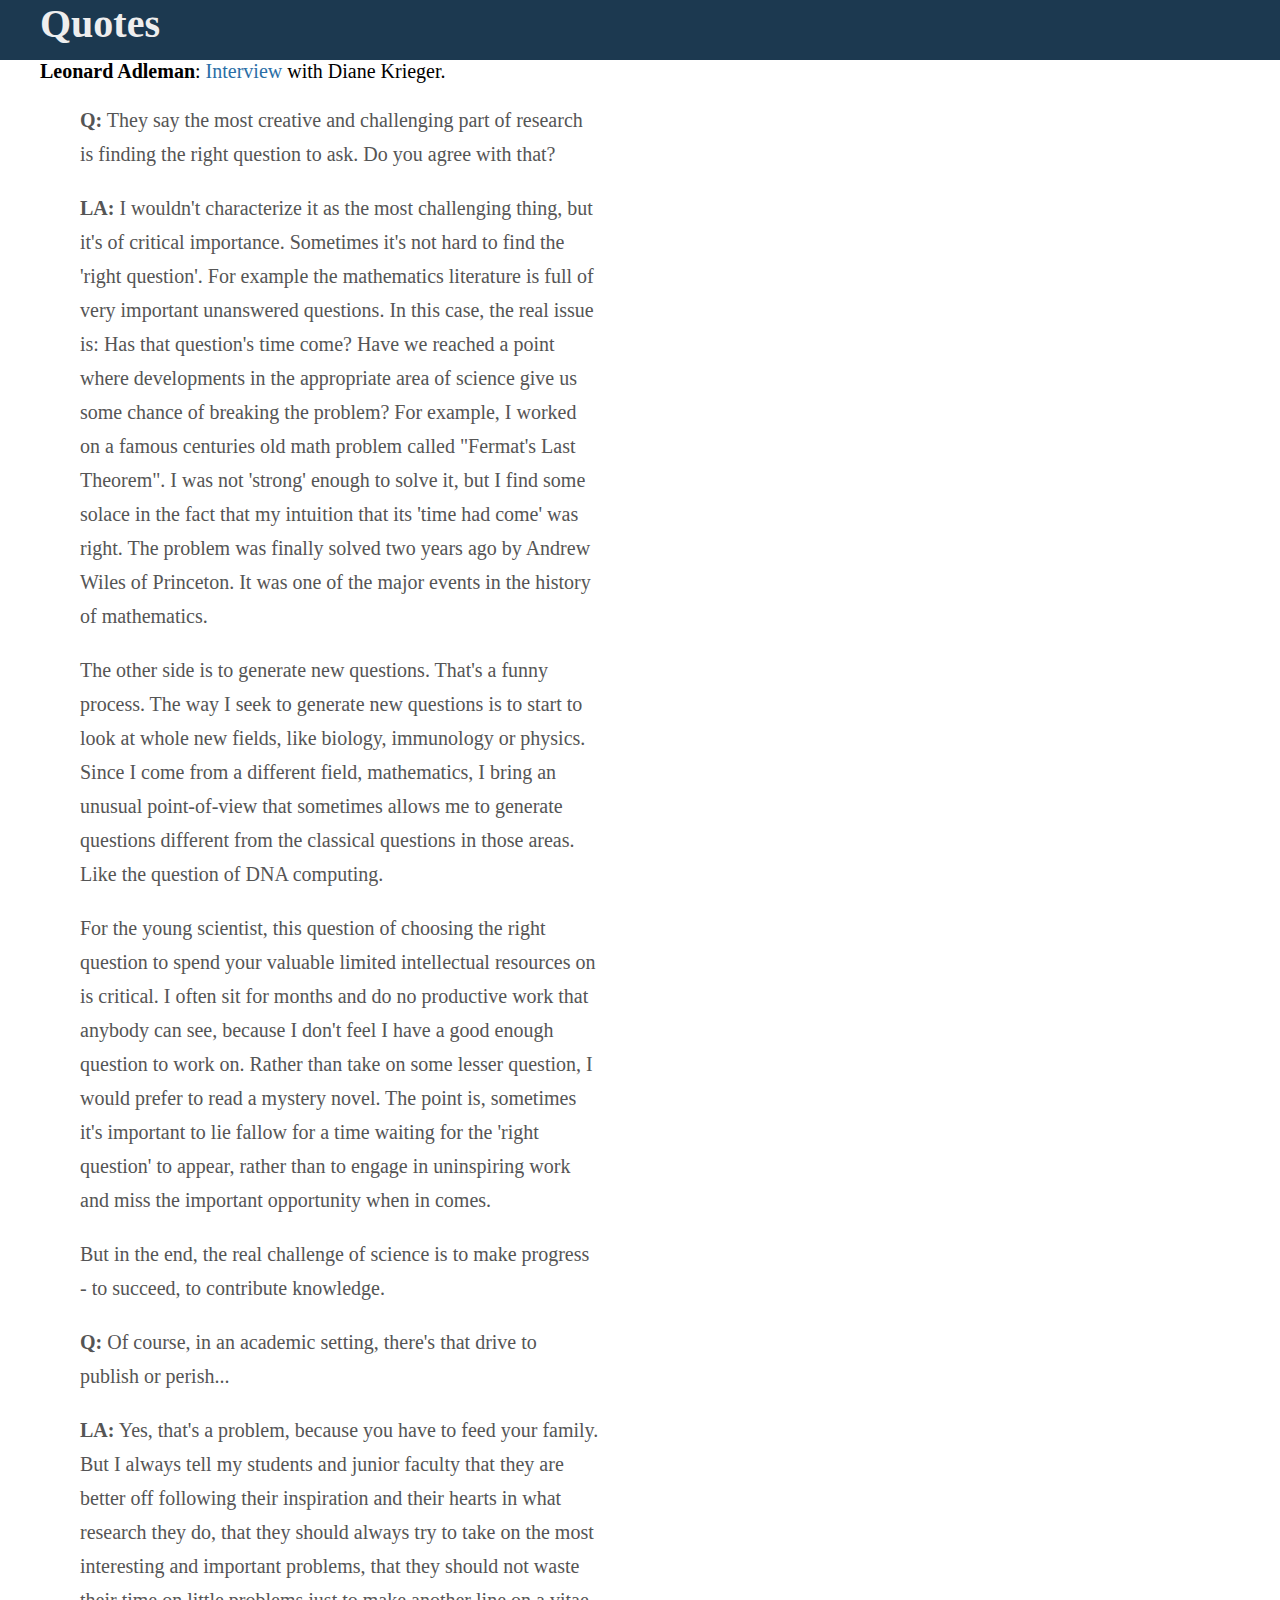
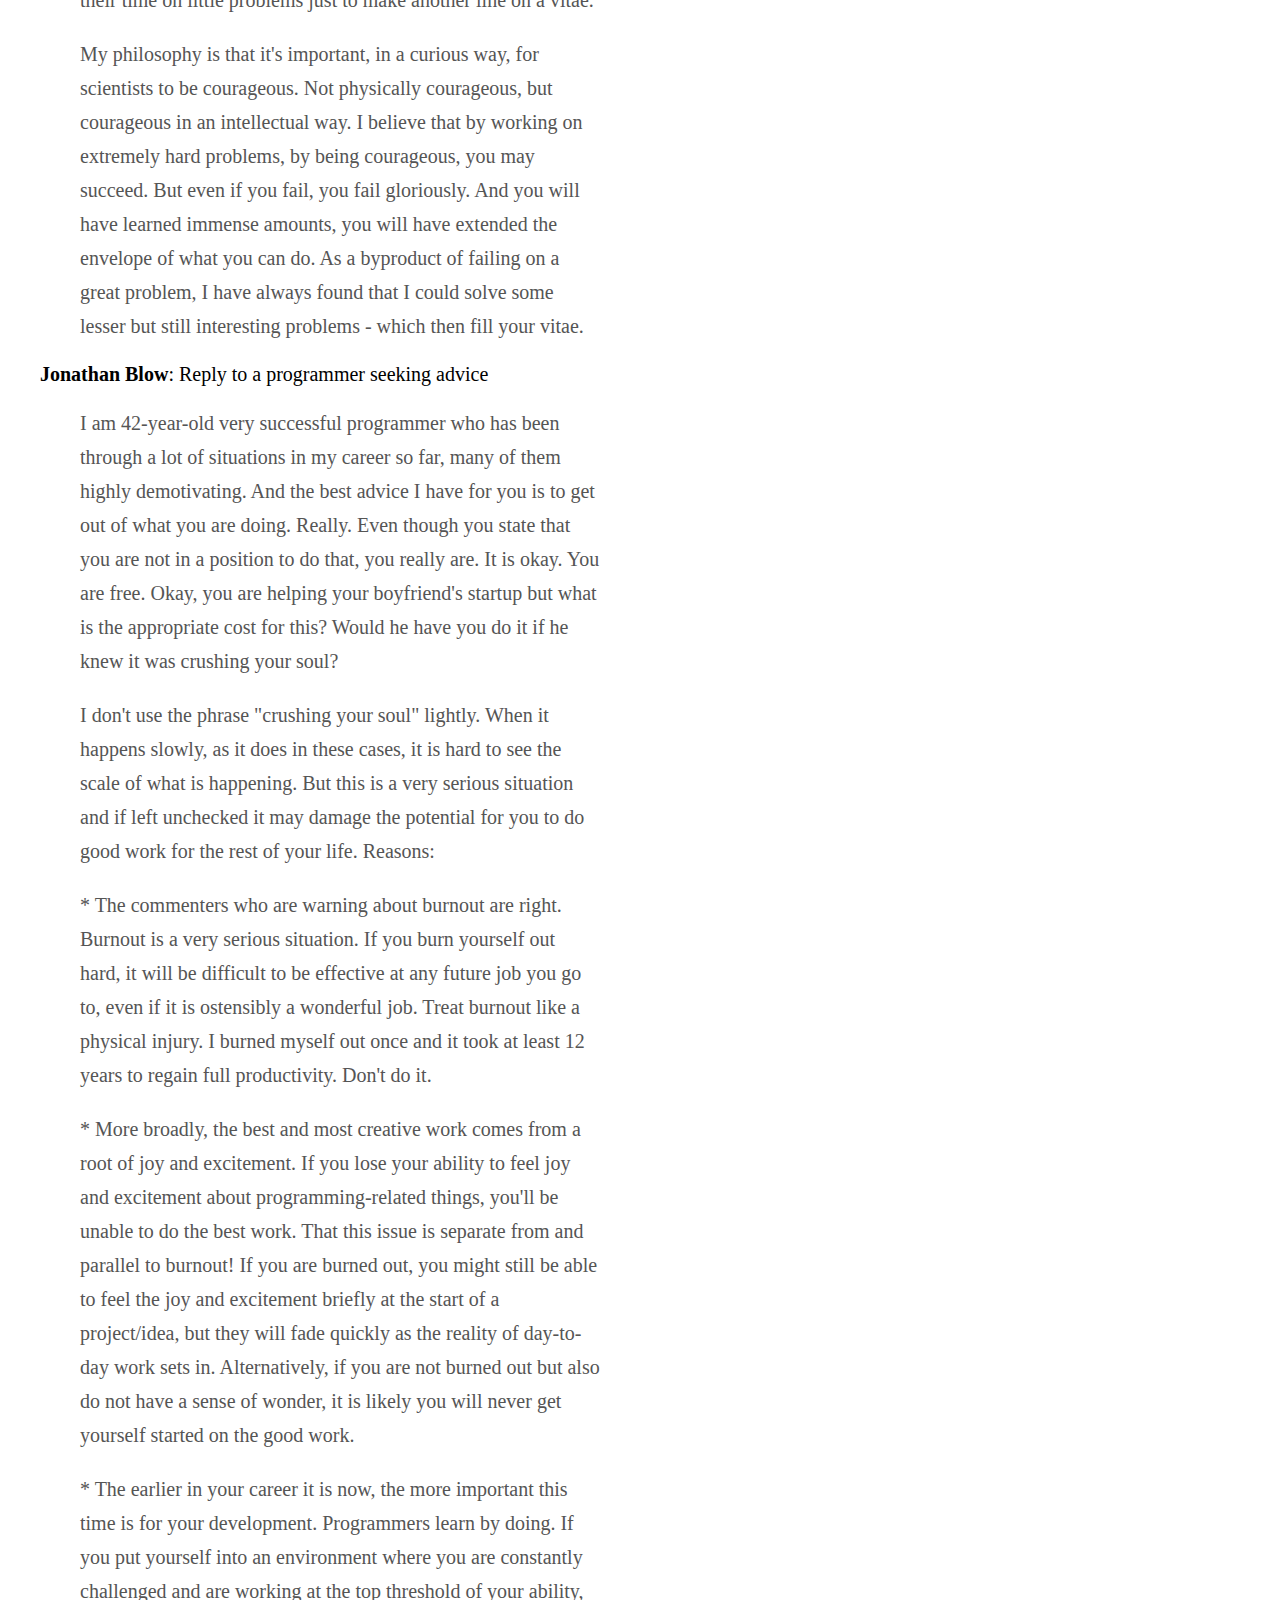
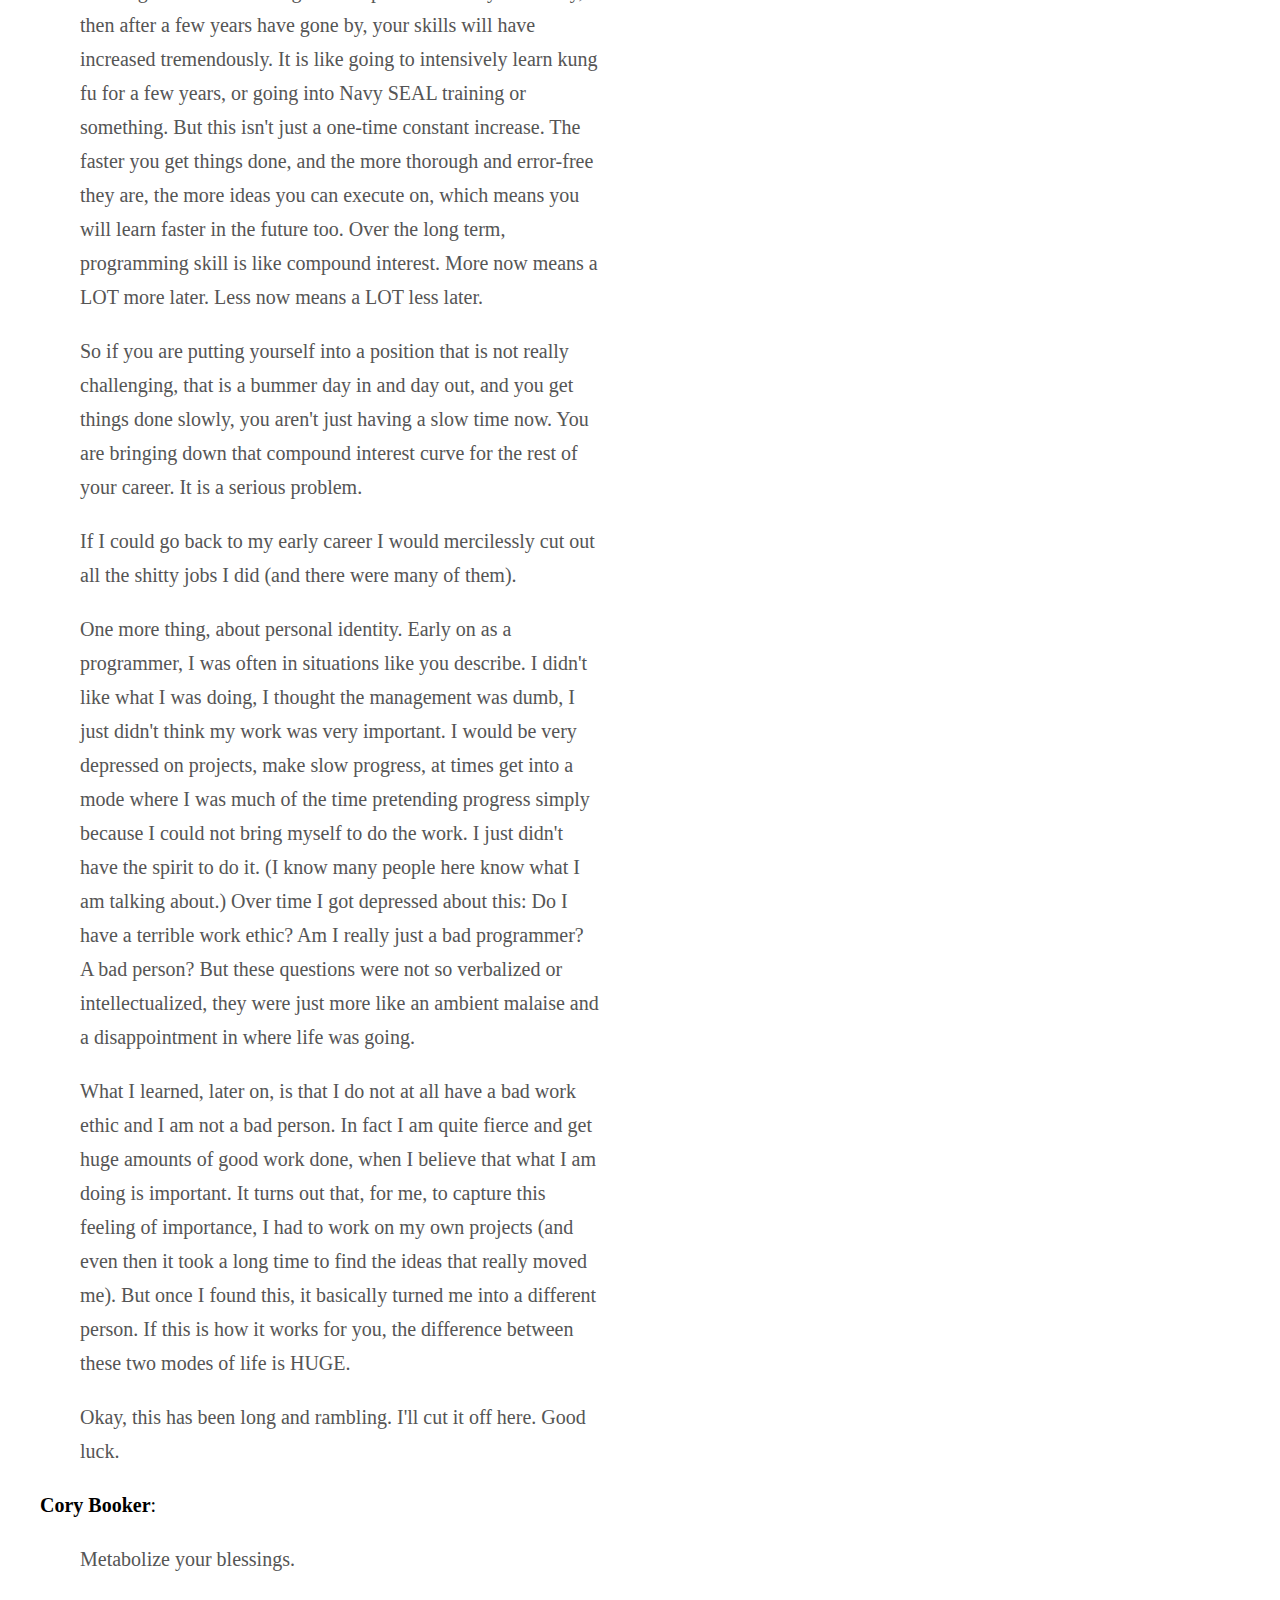
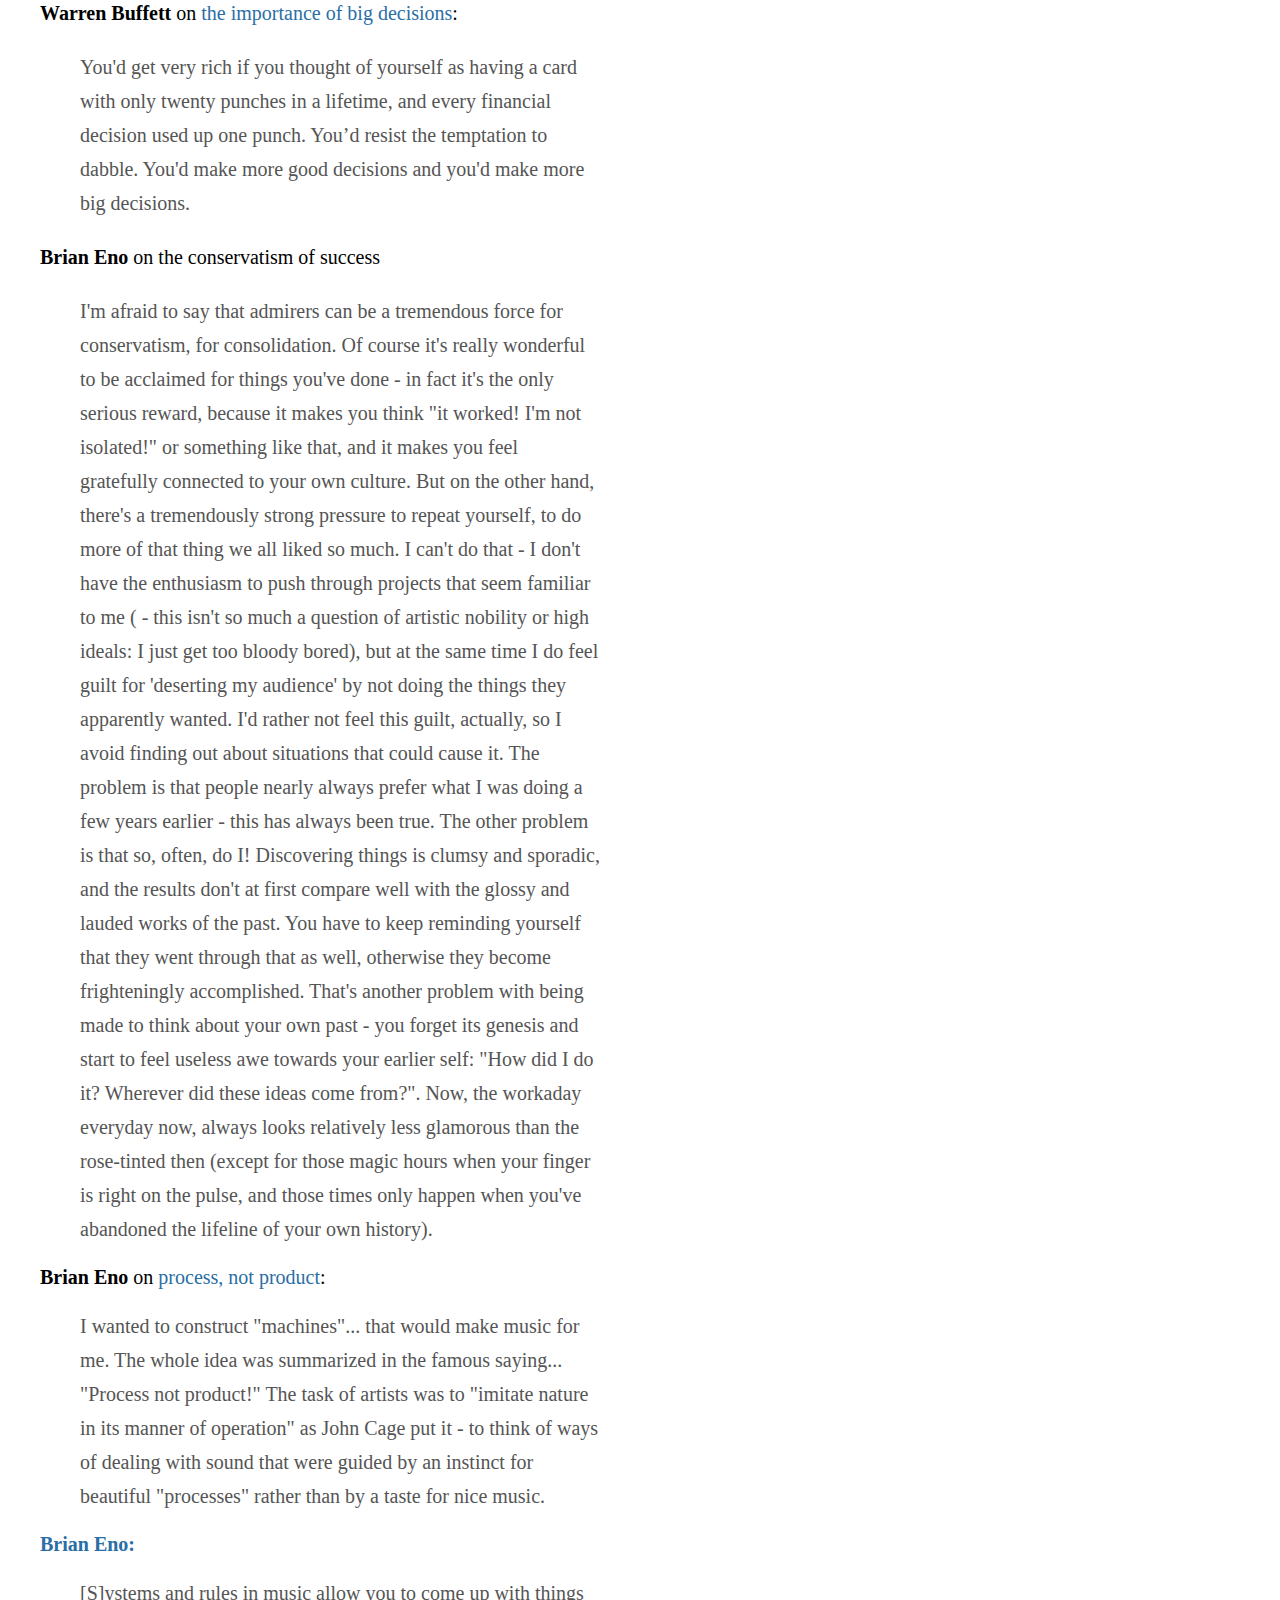
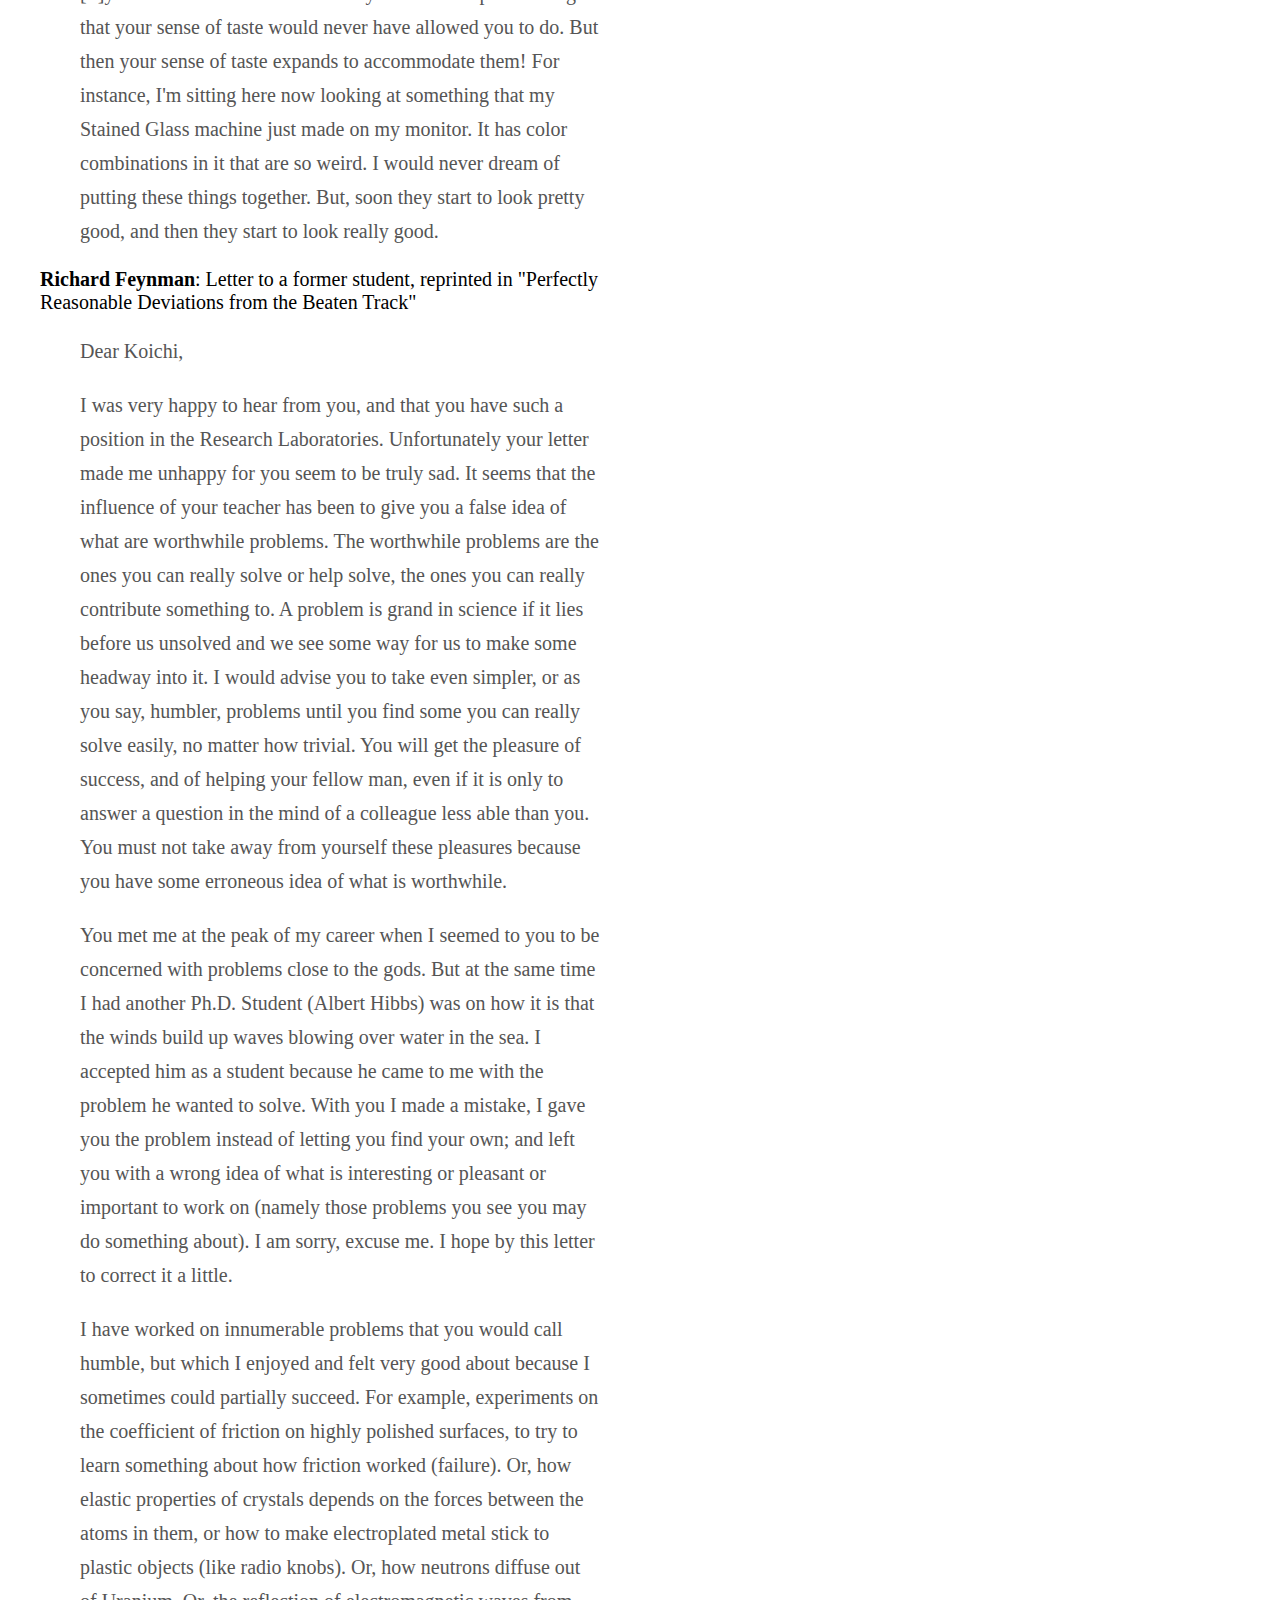
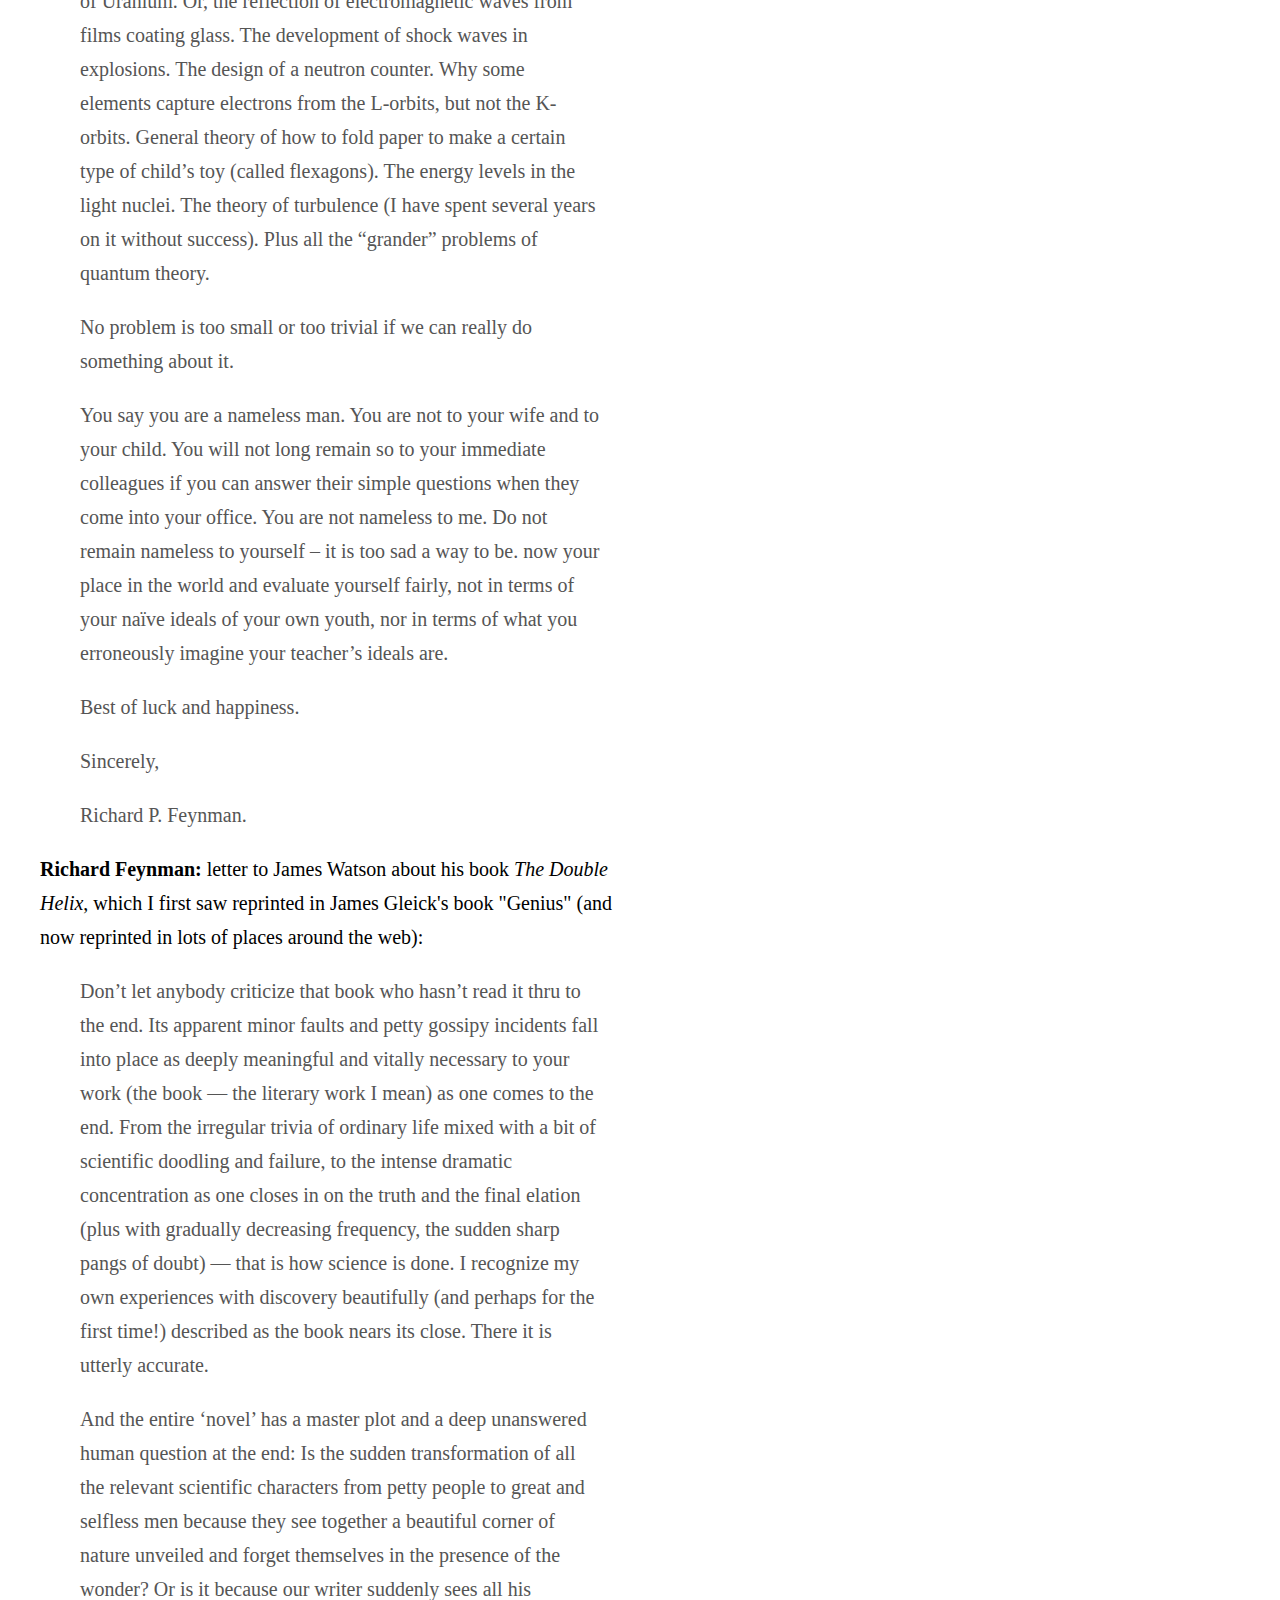
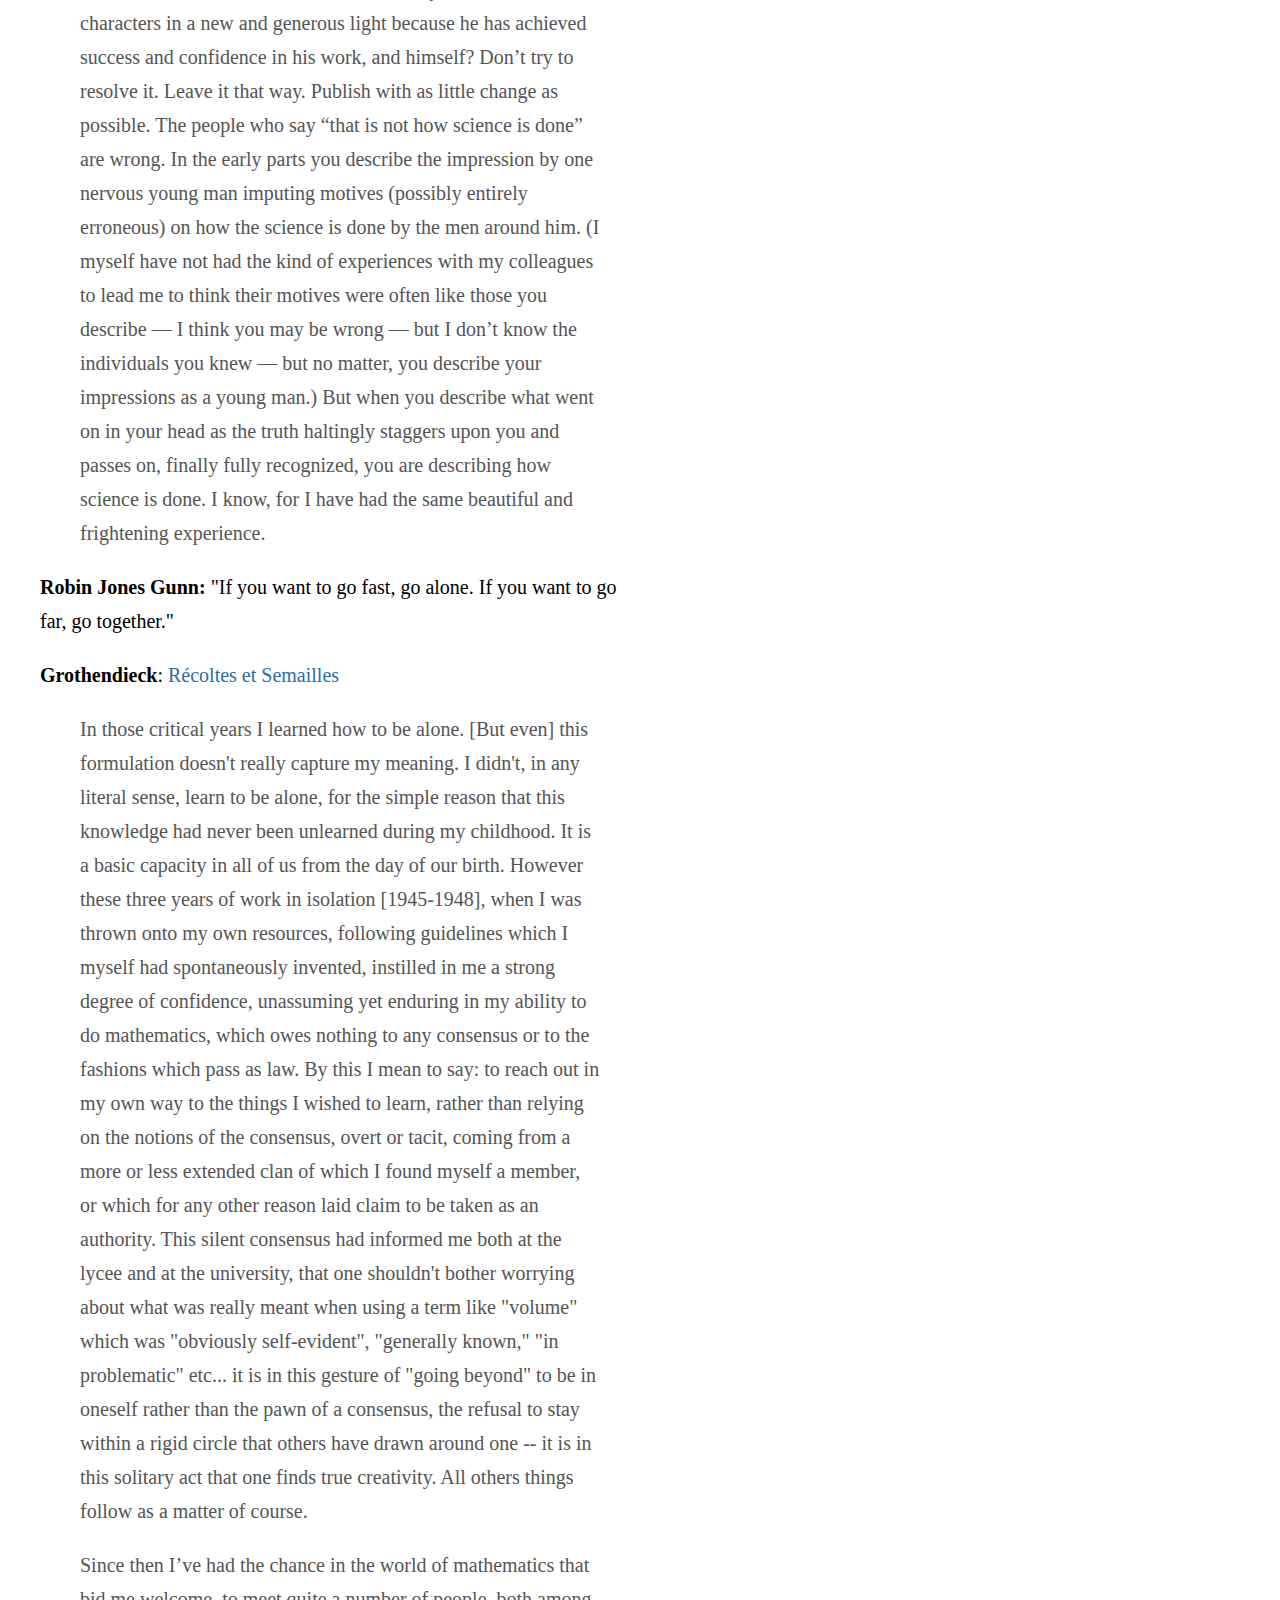
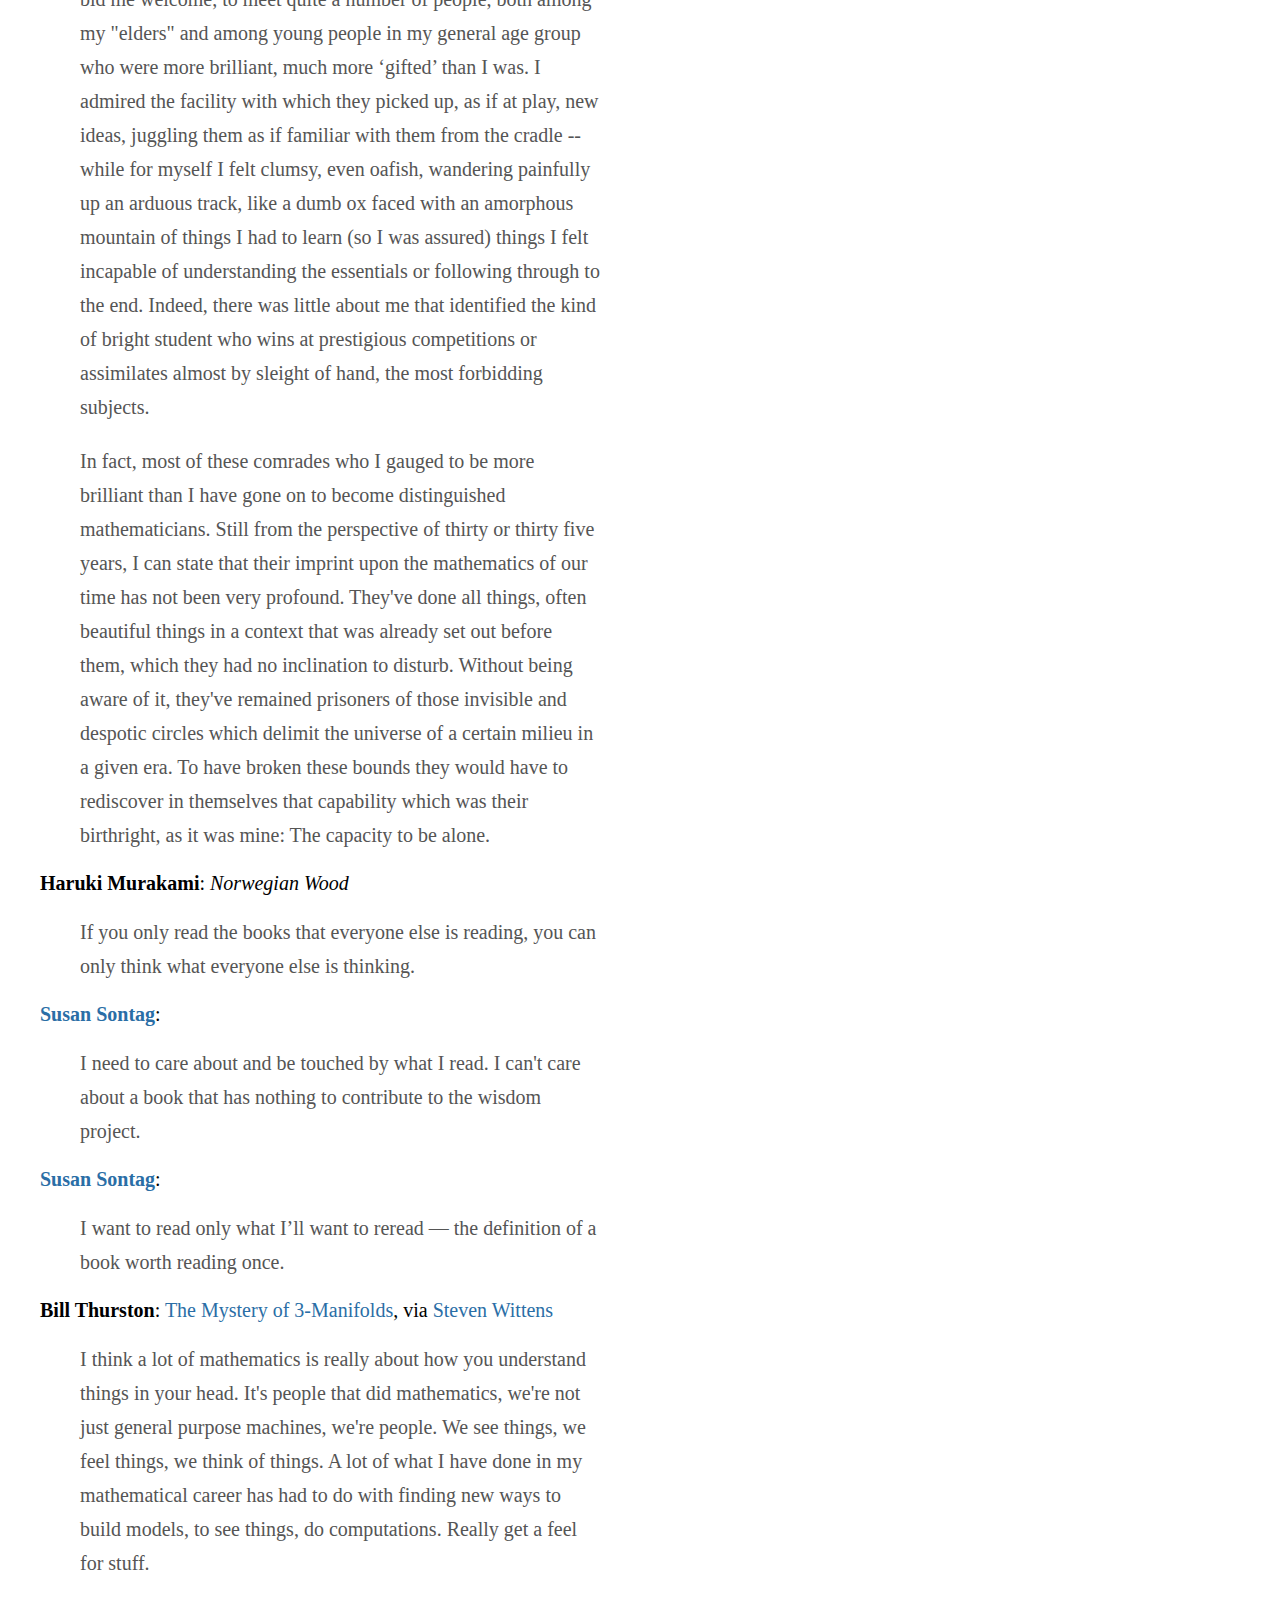
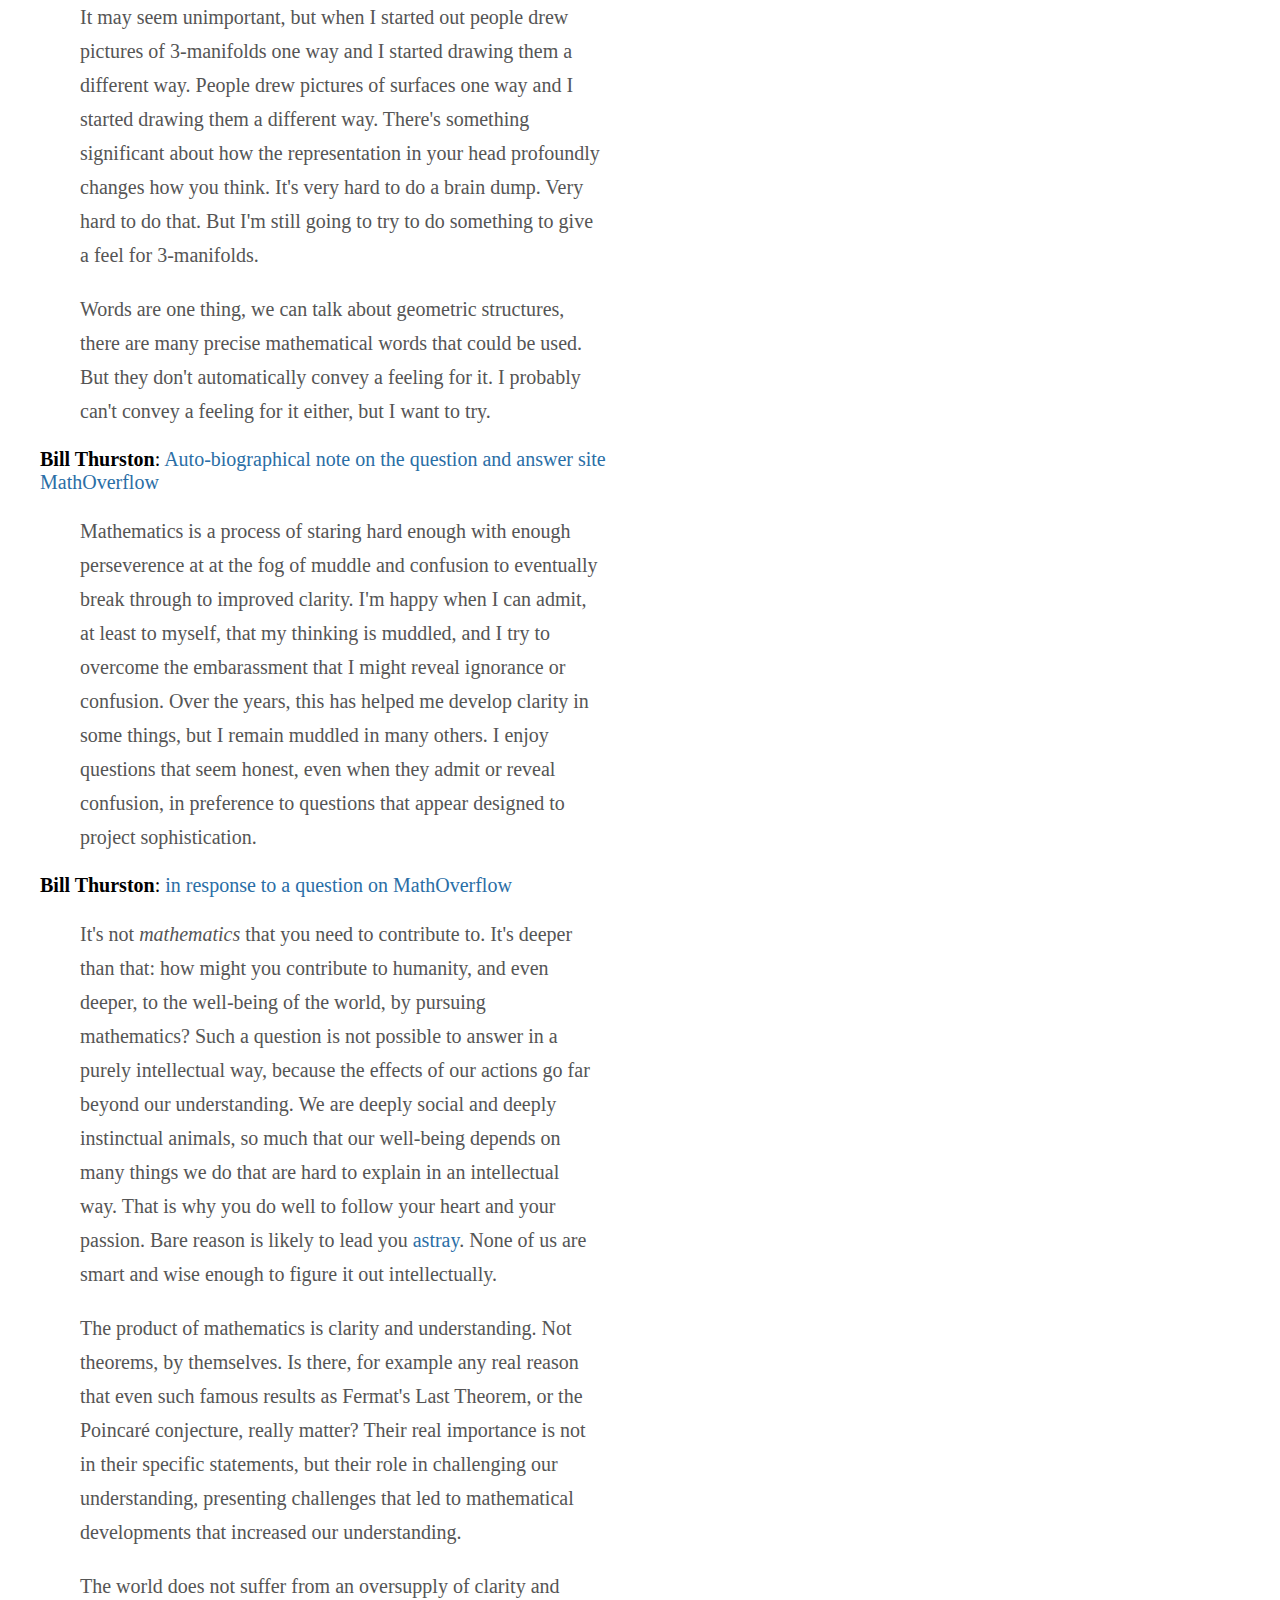
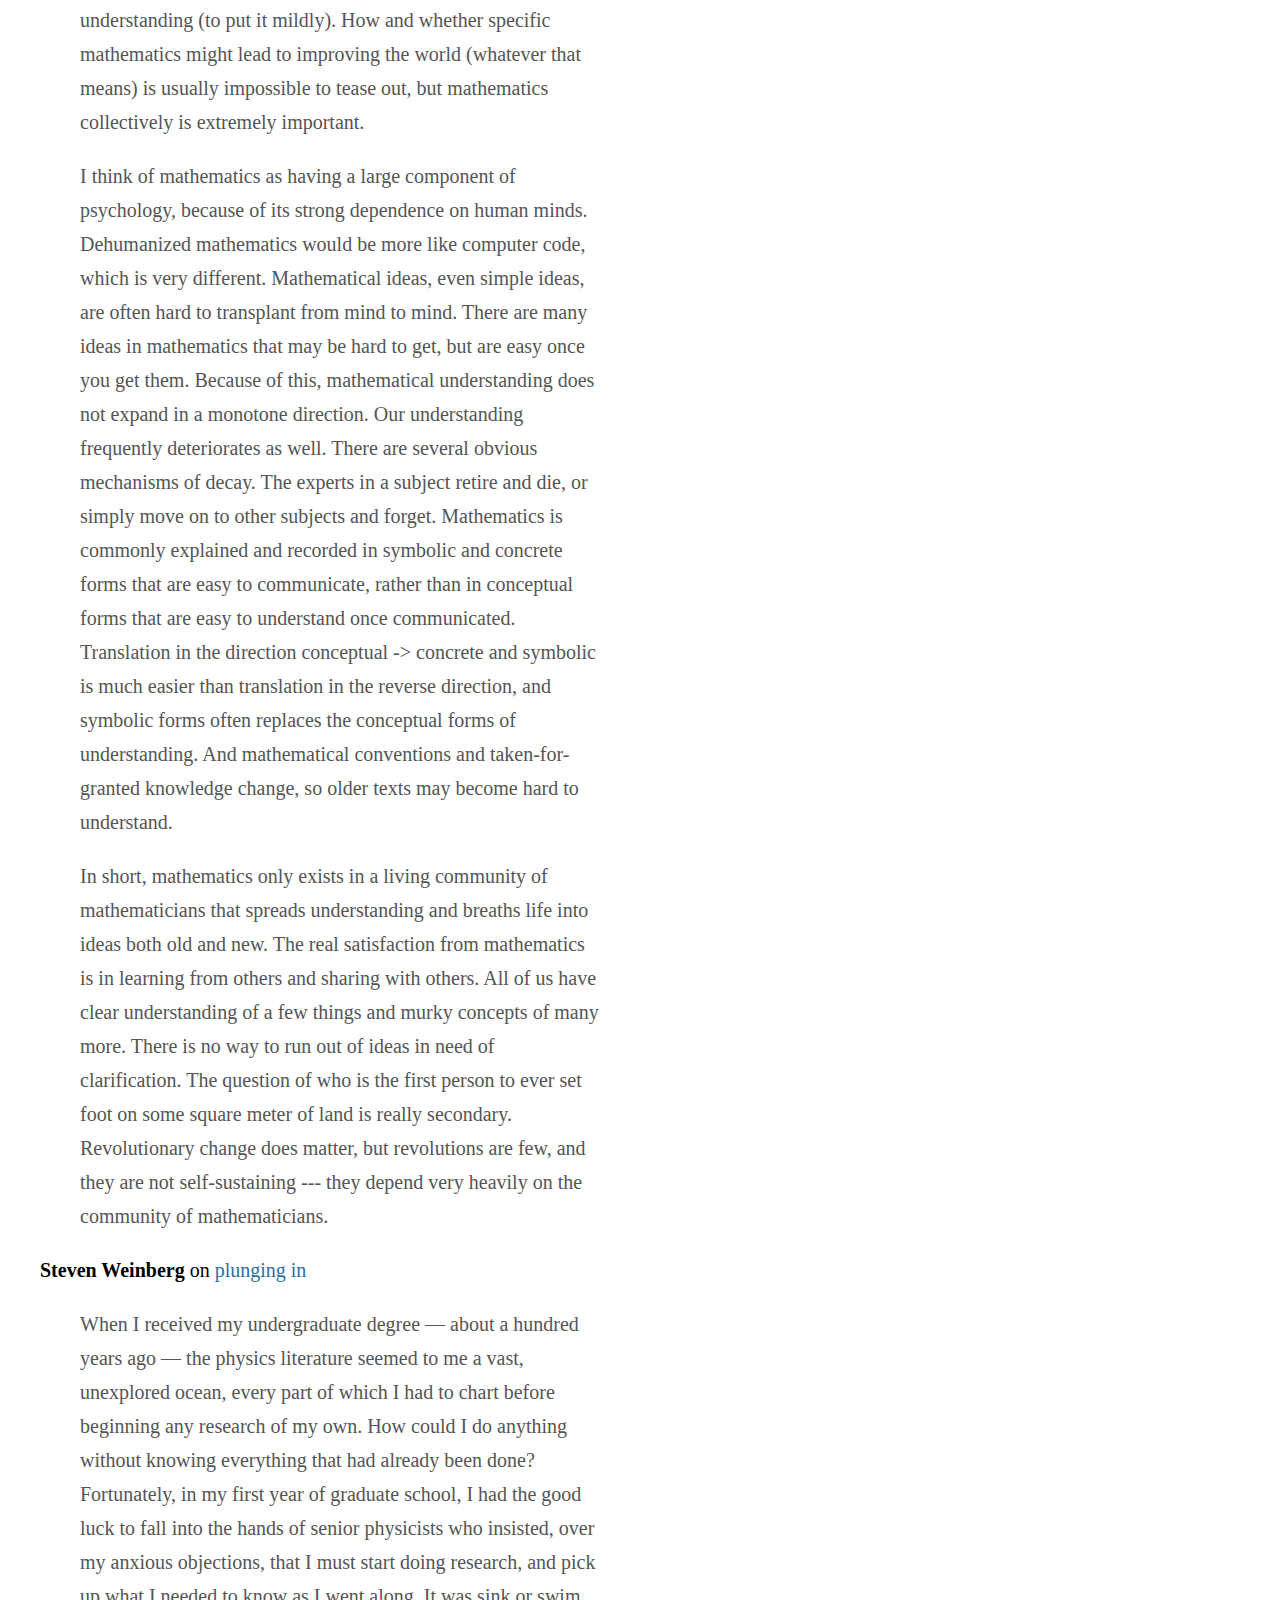
<file: quotes/quotes.html>
<!doctype html>
<html>
  <head>
    <meta charset="utf-8">

    <title>
      Quotes
    </title>

    <link rel="stylesheet" href="../assets/style.css">

    <style>
      blockquote {
        color: #555;
      }
    </style>

  </head>

  <body>
    <div id="header">
      <h1>Quotes</h1>
    </div>

    <div id="container">

      <!-- quote-a -->

      <strong>Leonard
      Adleman</strong>: <a href="http://teacher.scu.edu.cn/ftp_teacher0/chjtang/teach/adleman.htm">Interview</a>
      with Diane Krieger.

      <blockquote>
	<strong>Q:</strong> They say the most creative and challenging
	part of research is finding the right question to ask. Do you
	agree with that?
	
	<p>
	  <strong>LA:</strong> I wouldn't characterize it as the most
	  challenging thing, but it's of critical
	  importance. Sometimes it's not hard to find the 'right
	  question'. For example the mathematics literature is full of
	  very important unanswered questions. In this case, the real
	  issue is: Has that question's time come?  Have we reached a
	  point where developments in the appropriate area of science
	  give us some chance of breaking the problem?  For example, I
	  worked on a famous centuries old math problem called
	  "Fermat's Last Theorem". I was not 'strong' enough to solve
	  it, but I find some solace in the fact that my intuition
	  that its 'time had come' was right. The problem was finally
	  solved two years ago by Andrew Wiles of Princeton. It was
	  one of the major events in the history of mathematics.

	<p>
	  The other side is to generate new questions. That's a funny
	  process. The way I seek to generate new questions is to
	  start to look at whole new fields, like biology, immunology
	  or physics. Since I come from a different field,
	  mathematics, I bring an unusual point-of-view that sometimes
	  allows me to generate questions different from the classical
	  questions in those areas. Like the question of DNA
	  computing.

	<p>
	  For the young scientist, this question of choosing the right
	  question to spend your valuable limited intellectual
	  resources on is critical. I often sit for months and do no
	  productive work that anybody can see, because I don't feel I
	  have a good enough question to work on. Rather than take on
	  some lesser question, I would prefer to read a mystery
	  novel. The point is, sometimes it's important to lie fallow
	  for a time waiting for the 'right question' to appear,
	  rather than to engage in uninspiring work and miss the
	  important opportunity when in comes.

	<p>
	  But in the end, the real challenge of science is to make
	  progress - to succeed, to contribute knowledge.

	<p>
	  <strong>Q:</strong> Of course, in an academic setting,
	  there's that drive to publish or perish...

	<p>
	  <strong>LA:</strong> Yes, that's a problem, because you have
	  to feed your family. But I always tell my students and
	  junior faculty that they are better off following their
	  inspiration and their hearts in what research they do, that
	  they should always try to take on the most interesting and
	  important problems, that they should not waste their time on
	  little problems just to make another line on a vitae.

	<p>
	  My philosophy is that it's important, in a curious way, for
	  scientists to be courageous. Not physically courageous, but
	  courageous in an intellectual way. I believe that by working
	  on extremely hard problems, by being courageous, you may
	  succeed. But even if you fail, you fail gloriously. And you
	  will have learned immense amounts, you will have extended
	  the envelope of what you can do. As a byproduct of failing
	  on a great problem, I have always found that I could solve
	  some lesser but still interesting problems - which then fill
	  your vitae.

      </blockquote>

      <!-- quote-b -->

      <strong>Jonathan Blow</strong>: Reply to a programmer seeking advice

      <blockquote>
	I am 42-year-old very successful programmer who has been
	through a lot of situations in my career so far, many of them
	highly demotivating. And the best advice I have for you is to
	get out of what you are doing. Really. Even though you state
	that you are not in a position to do that, you really are. It
	is okay. You are free. Okay, you are helping your boyfriend's
	startup but what is the appropriate cost for this? Would he
	have you do it if he knew it was crushing your soul?

	<p>
	  I don't use the phrase "crushing your soul" lightly. When it
	  happens slowly, as it does in these cases, it is hard to see
	  the scale of what is happening. But this is a very serious
	  situation and if left unchecked it may damage the potential
	  for you to do good work for the rest of your life. Reasons:

	<p>
	  * The commenters who are warning about burnout are
	  right. Burnout is a very serious situation. If you burn
	  yourself out hard, it will be difficult to be effective at
	  any future job you go to, even if it is ostensibly a
	  wonderful job. Treat burnout like a physical injury. I
	  burned myself out once and it took at least 12 years to
	  regain full productivity. Don't do it.

	<p>
	  * More broadly, the best and most creative work comes from a
	  root of joy and excitement. If you lose your ability to feel
	  joy and excitement about programming-related things, you'll
	  be unable to do the best work. That this issue is separate
	  from and parallel to burnout! If you are burned out, you
	  might still be able to feel the joy and excitement briefly
	  at the start of a project/idea, but they will fade quickly
	  as the reality of day-to-day work sets in. Alternatively, if
	  you are not burned out but also do not have a sense of
	  wonder, it is likely you will never get yourself started on
	  the good work.

	<p>
	  * The earlier in your career it is now, the more important
	  this time is for your development. Programmers learn by
	  doing. If you put yourself into an environment where you are
	  constantly challenged and are working at the top threshold
	  of your ability, then after a few years have gone by, your
	  skills will have increased tremendously. It is like going to
	  intensively learn kung fu for a few years, or going into
	  Navy SEAL training or something. But this isn't just a
	  one-time constant increase. The faster you get things done,
	  and the more thorough and error-free they are, the more
	  ideas you can execute on, which means you will learn faster
	  in the future too. Over the long term, programming skill is
	  like compound interest. More now means a LOT more
	  later. Less now means a LOT less later.

	<p>
	  So if you are putting yourself into a position that is not
	  really challenging, that is a bummer day in and day out, and
	  you get things done slowly, you aren't just having a slow
	  time now. You are bringing down that compound interest curve
	  for the rest of your career. It is a serious problem.

	<p>
	  If I could go back to my early career I would mercilessly
	  cut out all the shitty jobs I did (and there were many of
	  them).

	<p>
	  One more thing, about personal identity. Early on as a
	  programmer, I was often in situations like you describe. I
	  didn't like what I was doing, I thought the management was
	  dumb, I just didn't think my work was very important. I
	  would be very depressed on projects, make slow progress, at
	  times get into a mode where I was much of the time
	  pretending progress simply because I could not bring myself
	  to do the work. I just didn't have the spirit to do it. (I
	  know many people here know what I am talking about.) Over
	  time I got depressed about this: Do I have a terrible work
	  ethic? Am I really just a bad programmer? A bad person? But
	  these questions were not so verbalized or intellectualized,
	  they were just more like an ambient malaise and a
	  disappointment in where life was going.

	<p>
	  What I learned, later on, is that I do not at all have a bad
	  work ethic and I am not a bad person. In fact I am quite
	  fierce and get huge amounts of good work done, when I
	  believe that what I am doing is important. It turns out
	  that, for me, to capture this feeling of importance, I had
	  to work on my own projects (and even then it took a long
	  time to find the ideas that really moved me). But once I
	  found this, it basically turned me into a different
	  person. If this is how it works for you, the difference
	  between these two modes of life is HUGE.

	<p>
	  Okay, this has been long and rambling. I'll cut it off here. Good luck.
      </blockquote>

      <p>
	<strong>Cory Booker</strong>:
	<blockquote>
	  Metabolize your blessings.
	</blockquote>
      </p>
      
      <p>
	<strong>Warren Buffett</strong>
	on <a href="https://www.linkedin.com/pulse/article/20140827165018-229992090-you-only-live-once-do-it-warren-buffett-s-way">the
	importance of big decisions</a>:

	<blockquote>
	  You'd get very rich if you thought of yourself as having a
	  card with only twenty punches in a lifetime, and every
	  financial decision used up one punch. You’d resist the
	  temptation to dabble. You'd make more good decisions and
	  you'd make more big decisions.
	</blockquote>


      <!-- quote-c -->

      <!-- quote-d -->

      <!-- quote-e -->
      
      <p>
	<strong>Brian Eno</strong> on the conservatism of success

	<blockquote>
	  I'm afraid to say that admirers can be a tremendous force
	  for conservatism, for consolidation. Of course it's really
	  wonderful to be acclaimed for things you've done - in fact
	  it's the only serious reward, because it makes you think "it
	  worked! I'm not isolated!" or something like that, and it
	  makes you feel gratefully connected to your own culture. But
	  on the other hand, there's a tremendously strong pressure to
	  repeat yourself, to do more of that thing we all liked so
	  much. I can't do that - I don't have the enthusiasm to push
	  through projects that seem familiar to me ( - this isn't so
	  much a question of artistic nobility or high ideals: I just
	  get too bloody bored), but at the same time I do feel guilt
	  for 'deserting my audience' by not doing the things they
	  apparently wanted. I'd rather not feel this guilt, actually,
	  so I avoid finding out about situations that could cause
	  it. The problem is that people nearly always prefer what I
	  was doing a few years earlier - this has always been
	  true. The other problem is that so, often, do I! Discovering
	  things is clumsy and sporadic, and the results don't at
	  first compare well with the glossy and lauded works of the
	  past. You have to keep reminding yourself that they went
	  through that as well, otherwise they become frighteningly
	  accomplished. That's another problem with being made to
	  think about your own past - you forget its genesis and start
	  to feel useless awe towards your earlier self: "How did I do
	  it? Wherever did these ideas come from?". Now, the workaday
	  everyday now, always looks relatively less glamorous than
	  the rose-tinted then (except for those magic hours when your
	  finger is right on the pulse, and those times only happen
	  when you've abandoned the lifeline of your own history).
	</blockquote>

	<strong>Brian Eno</strong>
	on <a href="http://archive.wired.com/wired/archive/3.05/eno_pr.html">process,
	not product</a>:

	<blockquote>
	  I wanted to construct "machines"... that would make music
	  for me. The whole idea was summarized in the famous
	  saying...  "Process not product!" The task of artists was to
	  "imitate nature in its manner of operation" as John Cage put
	  it - to think of ways of dealing with sound that were guided
	  by an instinct for beautiful "processes" rather than by a
	  taste for nice music.
	</blockquote>

	<strong><a href="http://archive.wired.com/wired/archive/3.05/eno_pr.html">Brian
	Eno:</a></strong>

	<blockquote>
	  [S]ystems and rules in music allow you to come up with
	  things that your sense of taste would never have allowed you
	  to do. But then your sense of taste expands to accommodate
	  them! For instance, I'm sitting here now looking at
	  something that my Stained Glass machine just made on my
	  monitor. It has color combinations in it that are so
	  weird. I would never dream of putting these things
	  together. But, soon they start to look pretty good, and then
	  they start to look really good.
	</blockquote>
	  
      <!-- quote-f -->

      <strong>Richard Feynman</strong>: Letter to a former student,
      reprinted in "Perfectly Reasonable Deviations from the Beaten
      Track"

      <blockquote>
	Dear Koichi,

	<p>
	  I was very happy to hear from you, and that you have such a
	position in the Research Laboratories. Unfortunately your
	letter made me unhappy for you seem to be truly sad. It seems
	that the influence of your teacher has been to give you a
	false idea of what are worthwhile problems. The worthwhile
	problems are the ones you can really solve or help solve, the
	ones you can really contribute something to. A problem is
	grand in science if it lies before us unsolved and we see some
	way for us to make some headway into it. I would advise you to
	take even simpler, or as you say, humbler, problems until you
	find some you can really solve easily, no matter how
	trivial. You will get the pleasure of success, and of helping
	your fellow man, even if it is only to answer a question in
	the mind of a colleague less able than you. You must not take
	away from yourself these pleasures because you have some
	erroneous idea of what is worthwhile.

	<p>
	You met me at the peak of my career when I seemed to you to be
	concerned with problems close to the gods. But at the same
	time I had another Ph.D.  Student (Albert Hibbs) was on how it
	is that the winds build up waves blowing over water in the
	sea. I accepted him as a student because he came to me with
	the problem he wanted to solve. With you I made a mistake, I
	gave you the problem instead of letting you find your own; and
	left you with a wrong idea of what is interesting or pleasant
	or important to work on (namely those problems you see you may
	do something about). I am sorry, excuse me. I hope by this
	letter to correct it a little.
	
	<p>
	I have worked on innumerable problems that you would call
	humble, but which I enjoyed and felt very good about because I
	sometimes could partially succeed. For example, experiments on
	the coefficient of friction on highly polished surfaces, to
	try to learn something about how friction worked
	(failure). Or, how elastic properties of crystals depends on
	the forces between the atoms in them, or how to make
	electroplated metal stick to plastic objects (like radio
	knobs). Or, how neutrons diffuse out of Uranium. Or, the
	reflection of electromagnetic waves from films coating
	glass. The development of shock waves in explosions. The
	design of a neutron counter. Why some elements capture
	electrons from the L-orbits, but not the K-orbits. General
	theory of how to fold paper to make a certain type of child’s
	toy (called flexagons). The energy levels in the light
	nuclei. The theory of turbulence (I have spent several years
	on it without success). Plus all the “grander” problems of
	quantum theory.

	<p>
	No problem is too small or too trivial if we can really do
	something about it.

	<p>
	You say you are a nameless man. You are not to your wife and
	to your child. You will not long remain so to your immediate
	colleagues if you can answer their simple questions when they
	come into your office. You are not nameless to me. Do not
	remain nameless to yourself – it is too sad a way to be. now
	your place in the world and evaluate yourself fairly, not in
	terms of your naïve ideals of your own youth, nor in terms of
	what you erroneously imagine your teacher’s ideals are.

	<p>
	Best of luck and happiness.  
	
	<p>
	Sincerely, 

	<p>
	Richard P. Feynman.
      </blockquote>

      <p>
	<strong><a id="feynman_watson"></a>Richard Feynman:</strong>
	letter to James Watson about his book <em>The Double
	Helix</em>, which I first saw reprinted in James Gleick's book
	"Genius" (and now reprinted in lots of places around the web):

      <p>
	<blockquote>
	  Don’t let anybody criticize that book who hasn’t read it
	  thru to the end. Its apparent minor faults and petty gossipy
	  incidents fall into place as deeply meaningful and vitally
	  necessary to your work (the book — the literary work I mean)
	  as one comes to the end. From the irregular trivia of
	  ordinary life mixed with a bit of scientific doodling and
	  failure, to the intense dramatic concentration as one closes
	  in on the truth and the final elation (plus with gradually
	  decreasing frequency, the sudden sharp pangs of doubt) —
	  that is how science is done. I recognize my own experiences
	  with discovery beautifully (and perhaps for the first time!)
	  described as the book nears its close. There it is utterly
	  accurate.

	  <p>
	  And the entire ‘novel’ has a master plot and a deep
	  unanswered human question at the end: Is the sudden
	  transformation of all the relevant scientific characters
	  from petty people to great and selfless men because they see
	  together a beautiful corner of nature unveiled and forget
	  themselves in the presence of the wonder? Or is it because
	  our writer suddenly sees all his characters in a new and
	  generous light because he has achieved success and
	  confidence in his work, and himself? Don’t try to resolve
	  it. Leave it that way. Publish with as little change as
	  possible. The people who say “that is not how science is
	  done” are wrong. In the early parts you describe the
	  impression by one nervous young man imputing motives
	  (possibly entirely erroneous) on how the science is done by
	  the men around him. (I myself have not had the kind of
	  experiences with my colleagues to lead me to think their
	  motives were often like those you describe — I think you may
	  be wrong — but I don’t know the individuals you knew — but
	  no matter, you describe your impressions as a young man.)
	  But when you describe what went on in your head as the truth
	  haltingly staggers upon you and passes on, finally fully
	  recognized, you are describing how science is done. I know,
	  for I have had the same beautiful and frightening
	  experience.
	</blockquote>

      <p>
	<strong>Robin Jones Gunn:</strong> "If you want to go fast, go
	alone.  If you want to go far, go together."
      </p>
	
      <p>
	<strong>Grothendieck</strong>: <a href="https://web.archive.org/web/20040104204837/http://www.fermentmagazine.org/rands/promenade2.html">Récoltes et Semailles</a>

      <blockquote>
	In those critical years I learned how to be alone. [But even]
	this formulation doesn't really capture my meaning. I didn't,
	in any literal sense, learn to be alone, for the simple reason
	that this knowledge had never been unlearned during my
	childhood. It is a basic capacity in all of us from the day of
	our birth. However these three years of work in isolation
	[1945-1948], when I was thrown onto my own resources,
	following guidelines which I myself had spontaneously
	invented, instilled in me a strong degree of confidence,
	unassuming yet enduring in my ability to do mathematics, which
	owes nothing to any consensus or to the fashions which pass as
	law. By this I mean to say: to reach out in my own way to the
	things I wished to learn, rather than relying on the notions
	of the consensus, overt or tacit, coming from a more or less
	extended clan of which I found myself a member, or which for
	any other reason laid claim to be taken as an authority. This
	silent consensus had informed me both at the lycee and at the
	university, that one shouldn't bother worrying about what was
	really meant when using a term like "volume" which was
	"obviously self-evident", "generally known," "in problematic"
	etc... it is in this gesture of "going beyond" to be in oneself
	rather than the pawn of a consensus, the refusal to stay
	within a rigid circle that others have drawn around one -- it
	is in this solitary act that one finds true creativity. All
	others things follow as a matter of course.

	<p>
	  Since then I’ve had the chance in the world of mathematics
	  that bid me welcome, to meet quite a number of people, both
	  among my "elders" and among young people in my general age
	  group who were more brilliant, much more ‘gifted’ than I
	  was. I admired the facility with which they picked up, as if
	  at play, new ideas, juggling them as if familiar with them
	  from the cradle -- while for myself I felt clumsy, even
	  oafish, wandering painfully up an arduous track, like a dumb
	  ox faced with an amorphous mountain of things I had to learn
	  (so I was assured) things I felt incapable of understanding
	  the essentials or following through to the end. Indeed,
	  there was little about me that identified the kind of bright
	  student who wins at prestigious competitions or assimilates
	  almost by sleight of hand, the most forbidding subjects.
	  
	  <p>
	    In fact, most of these comrades who I gauged to be more
	    brilliant than I have gone on to become distinguished
	    mathematicians. Still from the perspective of thirty or
	    thirty five years, I can state that their imprint upon the
	    mathematics of our time has not been very
	    profound. They've done all things, often beautiful things
	    in a context that was already set out before them, which
	    they had no inclination to disturb. Without being aware of
	    it, they've remained prisoners of those invisible and
	    despotic circles which delimit the universe of a certain
	    milieu in a given era. To have broken these bounds they
	    would have to rediscover in themselves that capability
	    which was their birthright, as it was mine: The capacity
	    to be alone.

      </blockquote>

      <strong>Haruki Murakami</strong>: <em>Norwegian Wood</em>

      <blockquote>
	If you only read the books that everyone else is reading, you
	can only think what everyone else is thinking.
      </blockquote>

      <strong><a href="http://www.theparisreview.org/interviews/1505/the-art-of-fiction-no-143-susan-sontag">Susan Sontag</a></strong>: 

      <blockquote>
	I need to care about and be touched by what I read.  I can't
	care about a book that has nothing to contribute to the wisdom
	project.
      </blockquote>

      <strong><a href="http://www.theparisreview.org/interviews/1505/the-art-of-fiction-no-143-susan-sontag">Susan Sontag</a></strong>: 
      
      <blockquote>
	I want to read only what I’ll want to reread &mdash; the
	definition of a book worth reading once.
      </blockquote>

      <strong>Bill
	Thurston</strong>: <a href="https://www.youtube.com/watch?v=4jdmkUQDWtQ">The
	Mystery of 3-Manifolds</a>,
	via <a href="http://acko.net/">Steven Wittens</a></strong>

      <blockquote>
	I think a lot of mathematics is really about how you
	understand things in your head. It's people that did
	mathematics, we're not just general purpose machines, we're
	people. We see things, we feel things, we think of things. A
	lot of what I have done in my mathematical career has had to
	do with finding new ways to build models, to see things, do
	computations. Really get a feel for stuff.

	<p>
	  It may seem unimportant, but when I started out people drew
	  pictures of 3-manifolds one way and I started drawing them a
	  different way. People drew pictures of surfaces one way and
	  I started drawing them a different way.  There's something
	  significant about how the representation in your head
	  profoundly changes how you think. It's very hard to do a
	  brain dump. Very hard to do that. But I'm still going to try
	  to do something to give a feel for 3-manifolds.

	<p>
	  Words are one thing, we can talk about geometric structures,
	  there are many precise mathematical words that could be
	  used. But they don't automatically convey a feeling for
	  it. I probably can't convey a feeling for it either, but I
	  want to try.
      </blockquote>

      <strong>Bill Thurston</strong>: 
      <a href="http://mathoverflow.net/users/9062/bill-thurston">
      Auto-biographical note on the question and answer site
      MathOverflow</a>

      <blockquote>
	Mathematics is a process of staring hard enough with enough
	perseverence at at the fog of muddle and confusion to
	eventually break through to improved clarity. I'm happy when I
	can admit, at least to myself, that my thinking is muddled,
	and I try to overcome the embarassment that I might reveal
	ignorance or confusion. Over the years, this has helped me
	develop clarity in some things, but I remain muddled in many
	others. I enjoy questions that seem honest, even when they
	admit or reveal confusion, in preference to questions that
	appear designed to project sophistication.
      </blockquote>

      <strong>Bill
      Thurston</strong>: <a href="http://mathoverflow.net/a/44213">in
      response to a question on MathOverflow</a>

      <blockquote>
	It's not <em>mathematics</em> that you need to contribute
	to. It's deeper than that: how might you contribute to
	humanity, and even deeper, to the well-being of the world, by
	pursuing mathematics? Such a question is not possible to
	answer in a purely intellectual way, because the effects of
	our actions go far beyond our understanding. We are deeply
	social and deeply instinctual animals, so much that our
	well-being depends on many things we do that are hard to
	explain in an intellectual way. That is why you do well to
	follow your heart and your passion. Bare reason is likely to
	lead
	you <a href="http://en.wikipedia.org/wiki/Ted_Kaczynski">astray</a>. None
	of us are smart and wise enough to figure it out
	intellectually.

	<p>
	  The product of mathematics is clarity and understanding. Not
	  theorems, by themselves. Is there, for example any real
	  reason that even such famous results as Fermat's Last
	  Theorem, or the Poincaré conjecture, really matter? Their
	  real importance is not in their specific statements, but
	  their role in challenging our understanding, presenting
	  challenges that led to mathematical developments that
	  increased our understanding.

	  <p>
	    The world does not suffer from an oversupply of clarity
	    and understanding (to put it mildly). How and whether
	    specific mathematics might lead to improving the world
	    (whatever that means) is usually impossible to tease out,
	    but mathematics collectively is extremely important.

	    <p>
	      I think of mathematics as having a large component of
	      psychology, because of its strong dependence on human
	      minds. Dehumanized mathematics would be more like
	      computer code, which is very different. Mathematical
	      ideas, even simple ideas, are often hard to transplant
	      from mind to mind. There are many ideas in mathematics
	      that may be hard to get, but are easy once you get
	      them. Because of this, mathematical understanding does
	      not expand in a monotone direction. Our understanding
	      frequently deteriorates as well. There are several
	      obvious mechanisms of decay. The experts in a subject
	      retire and die, or simply move on to other subjects and
	      forget. Mathematics is commonly explained and recorded
	      in symbolic and concrete forms that are easy to
	      communicate, rather than in conceptual forms that are
	      easy to understand once communicated. Translation in the
	      direction conceptual -> concrete and symbolic is much
	      easier than translation in the reverse direction, and
	      symbolic forms often replaces the conceptual forms of
	      understanding. And mathematical conventions and
	      taken-for-granted knowledge change, so older texts may
	      become hard to understand.

	      <p>
		In short, mathematics only exists in a living
		community of mathematicians that spreads understanding
		and breaths life into ideas both old and new. The real
		satisfaction from mathematics is in learning from
		others and sharing with others. All of us have clear
		understanding of a few things and murky concepts of
		many more. There is no way to run out of ideas in need
		of clarification. The question of who is the first
		person to ever set foot on some square meter of land
		is really secondary. Revolutionary change does matter,
		but revolutions are few, and they are not
		self-sustaining --- they depend very heavily on the
		community of mathematicians.

      </blockquote>

      <!-- quote-w -->

      <p>
	<strong>Steven Weinberg</strong>
	on <a href="http://www.nature.com/nature/journal/v426/n6965/full/426389a.html">plunging
	in</a>

	<blockquote>
	When I received my undergraduate degree — about a hundred
	years ago — the physics literature seemed to me a vast,
	unexplored ocean, every part of which I had to chart before
	beginning any research of my own. How could I do anything
	without knowing everything that had already been done?
	Fortunately, in my first year of graduate school, I had the
	good luck to fall into the hands of senior physicists who
	insisted, over my anxious objections, that I must start doing
	research, and pick up what I needed to know as I went
	along. It was sink or swim. To my surprise, I found that this
	works. I managed to get a quick PhD — though when I got it I
	knew almost nothing about physics. But I did learn one big
	thing: that no one knows everything, and you don't have to.
	</blockquote>

      <p>
	<strong>Robert Weisbrodt</strong>
	on <a href="http://www.colby.edu/colby.mag/issues/84n3/ivory.html">Ed
	Witten's path to his calling:</a>


	<blockquote>
	  How long will <em>you</em> need to find your truest, most
	  productive niche? This I cannot predict, for, sadly, access
	  to a podium confers no gift of prophecy. But I can say that
	  however long it takes, it will be time well spent. I am
	  reminded of a friend from the early 1970s, Edward Witten. I
	  liked Ed, but felt sorry for him, too, because, for all his
	  potential, he lacked focus. He had been a history major in
	  college, and a linguistics minor. On graduating, though, he
	  concluded that, as rewarding as these fields had been, he
	  was not really cut out to make a living at them. He decided
	  that what he was really meant to do was study economics. And
	  so, he applied to graduate school, and was accepted at the
	  University of Wisconsin. And, after only a semester, he
	  dropped out of the program. Not for him. So, history was
	  out; linguistics, out; economics, out. What to do? This was
	  a time of widespread political activism, and Ed became an
	  aide to Senator George McGovern, then running for the
	  presidency on an anti-war platform. He also wrote articles
	  for political journals like the <em>Nation</em> and
	  the <em>New Republic</em>. After some months, Ed realized
	  that politics was not for him, because, in his words, it
	  demanded qualities he did not have, foremost among them
	  common sense. All right, then: history, linguistics,
	  economics, politics, were all out as career choices. What to
	  do? Ed suddenly realized that he was really suited to study
	  mathematics. So he applied to graduate school, and was
	  accepted at Princeton. I met him midway through his first
	  year there--just after he had dropped out of the mathematics
	  department. He realized, he said, that what he was really
	  meant to do was study physics; he applied to the physics
	  department, and was accepted.

	  <p>
	    I was happy for him. But I lamented all the false starts
	    he had made, and how his career opportunities appeared to
	    be passing him by. Many years later, in 1987, I was
	    reading the <em>New York Times</em> magazine and saw a
	    full-page picture akin to a mug shot, of a thin man with a
	    large head staring out of thick glasses. It was Ed Witten!
	    I was stunned. What was he doing in the <em>Times</em>
	    magazine?  Well, he was being profiled as the Einstein of
	    his age, a pioneer of a revolution in physics called
	    "String Theory." Colleagues at Harvard and Princeton, who
	    marvelled at his use of bizarre mathematics to solve
	    physics problems, claimed that his ideas, popularly called
	    a "theory of everything," might at last explain the
	    origins and nature of the cosmos. Ed said modestly of his
	    theories that it was really much easier to solve problems
	    when you analyzed them in at least ten
	    dimensions. Perhaps. Much clearer to me was an observation
	    Ed made that appeared near the end of this article: every
	    one of us has talent; the great challenge in life is
	    finding an outlet to express it. I thought, he has truly
	    earned the right to say that. And I realized that, for all
	    my earlier concerns that he had squandered his time, in
	    fact his entire career path--the ventures in history,
	    linguistics, economics, politics, math, as well as
	    physics--had been rewarding: a time of hard work,
	    self-discovery, and new insight into his potential based
	    on growing experience.
	</blockquote>

    </div>

  </body>
</html>
</file>
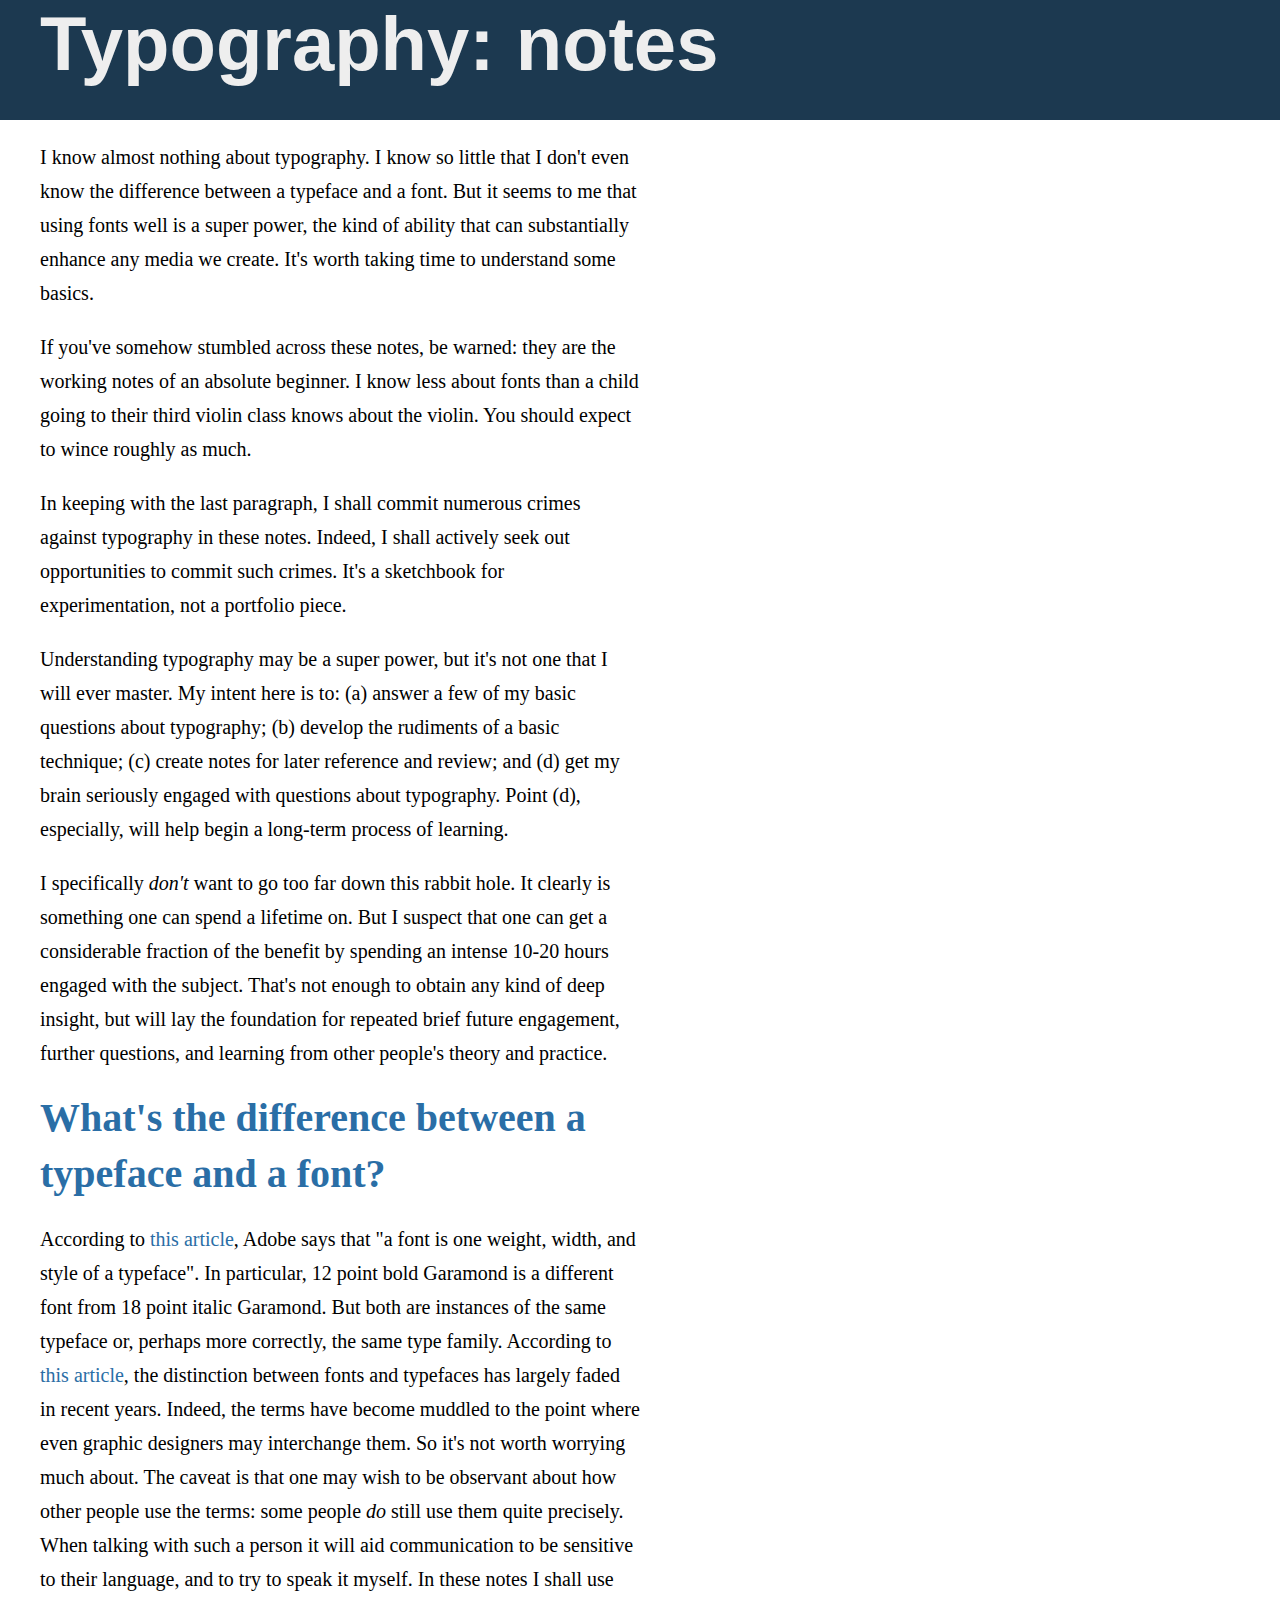
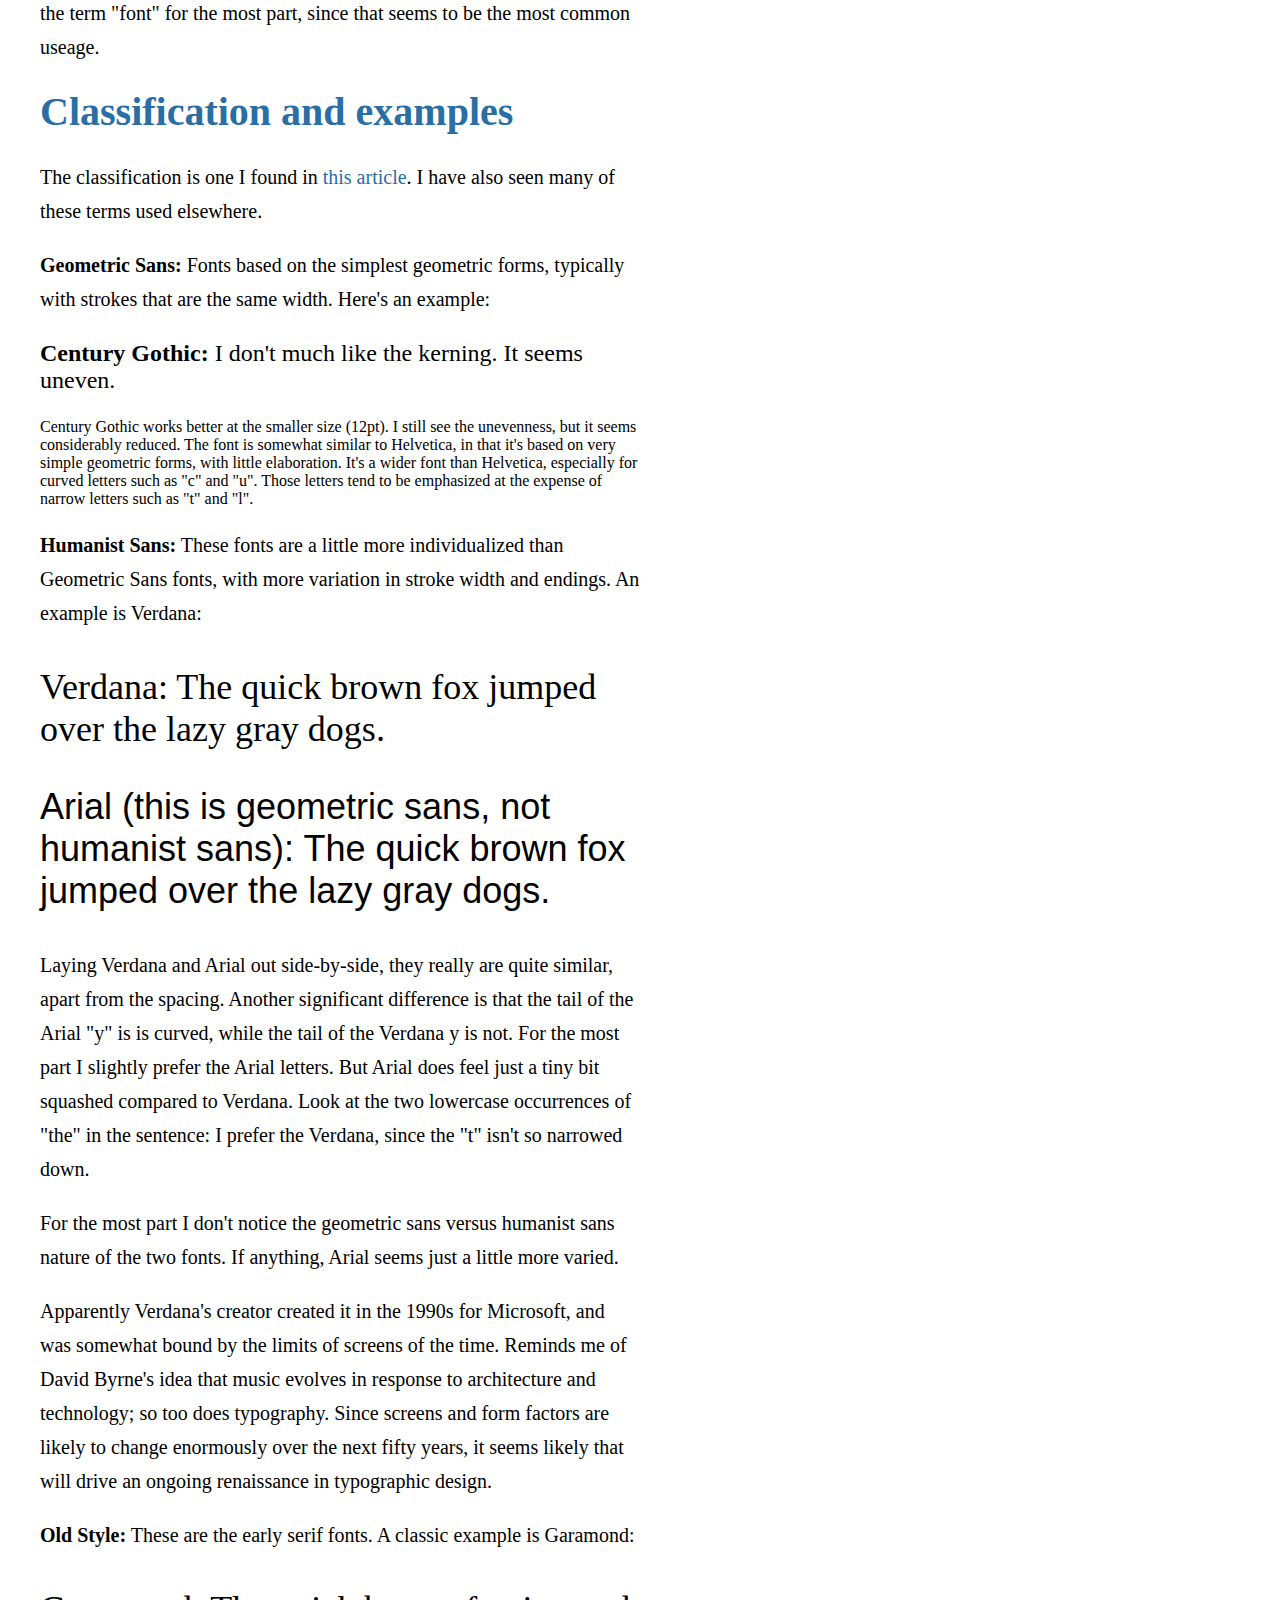
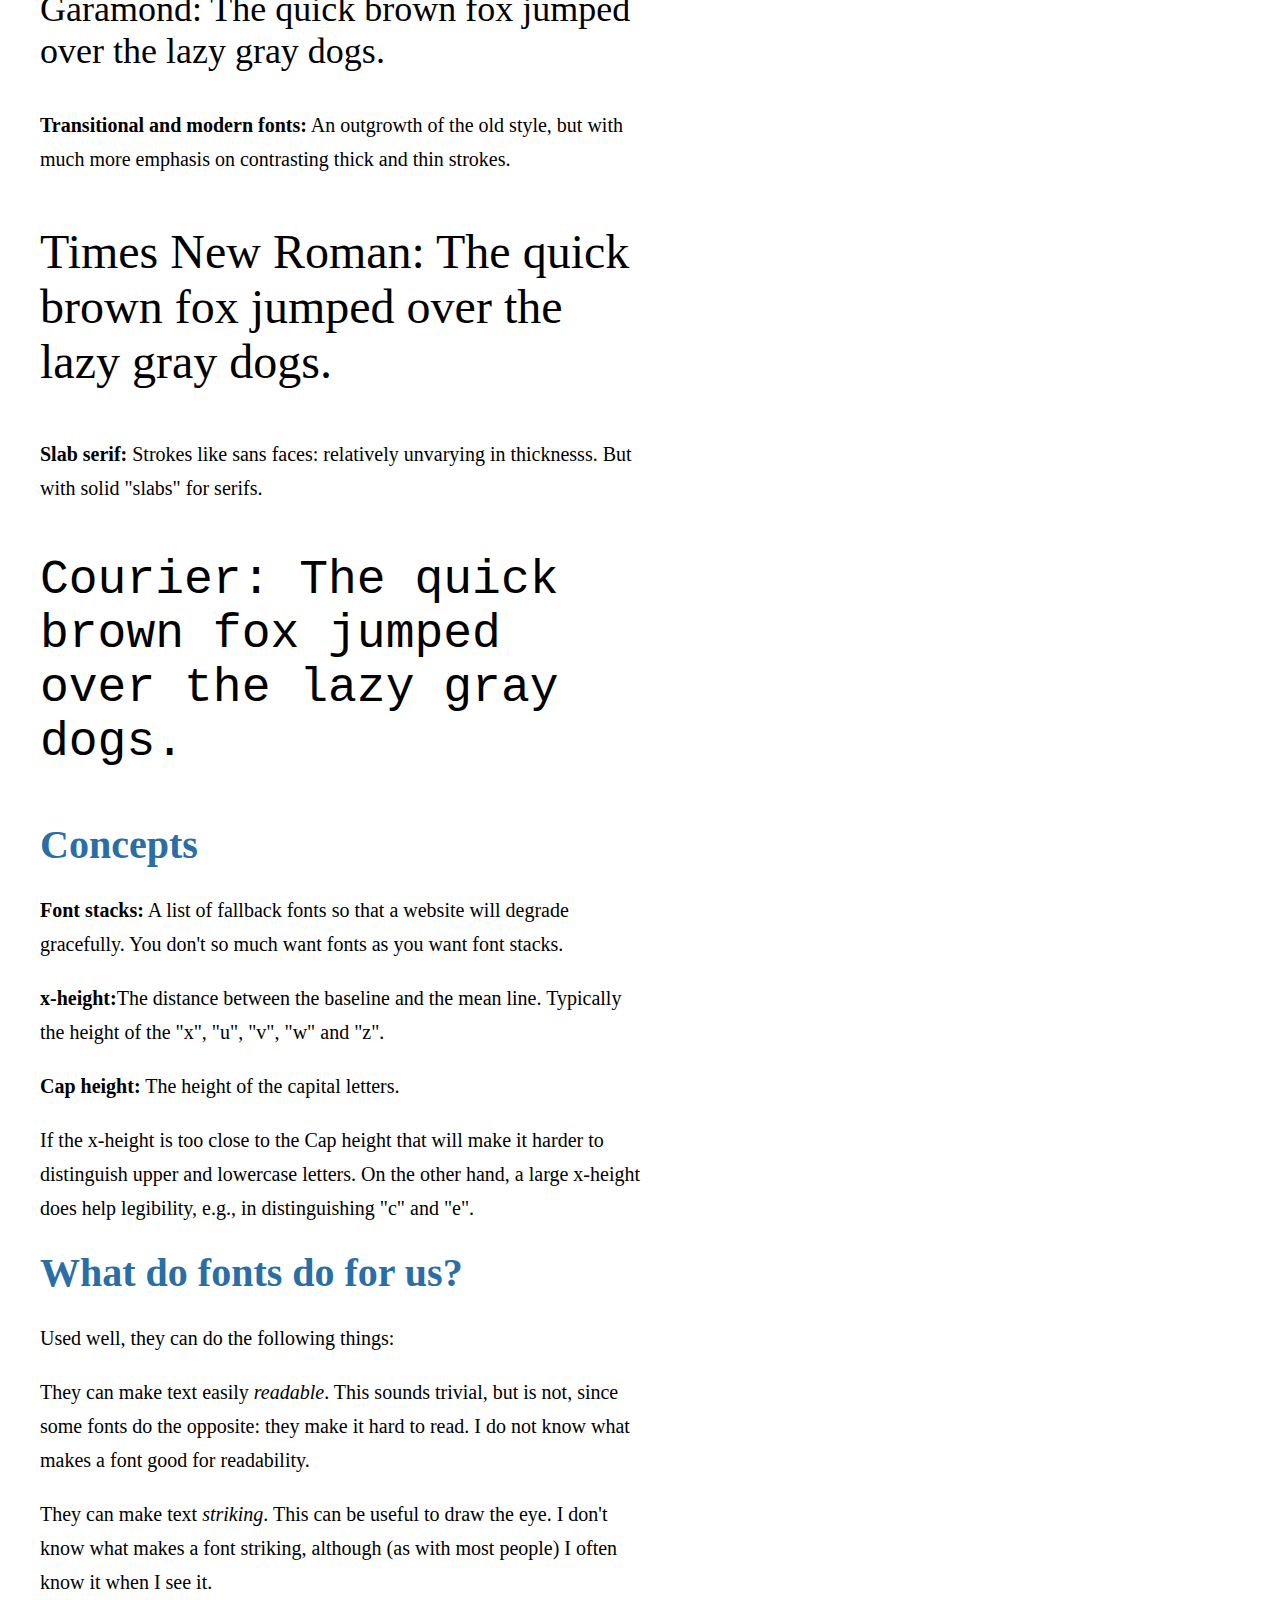
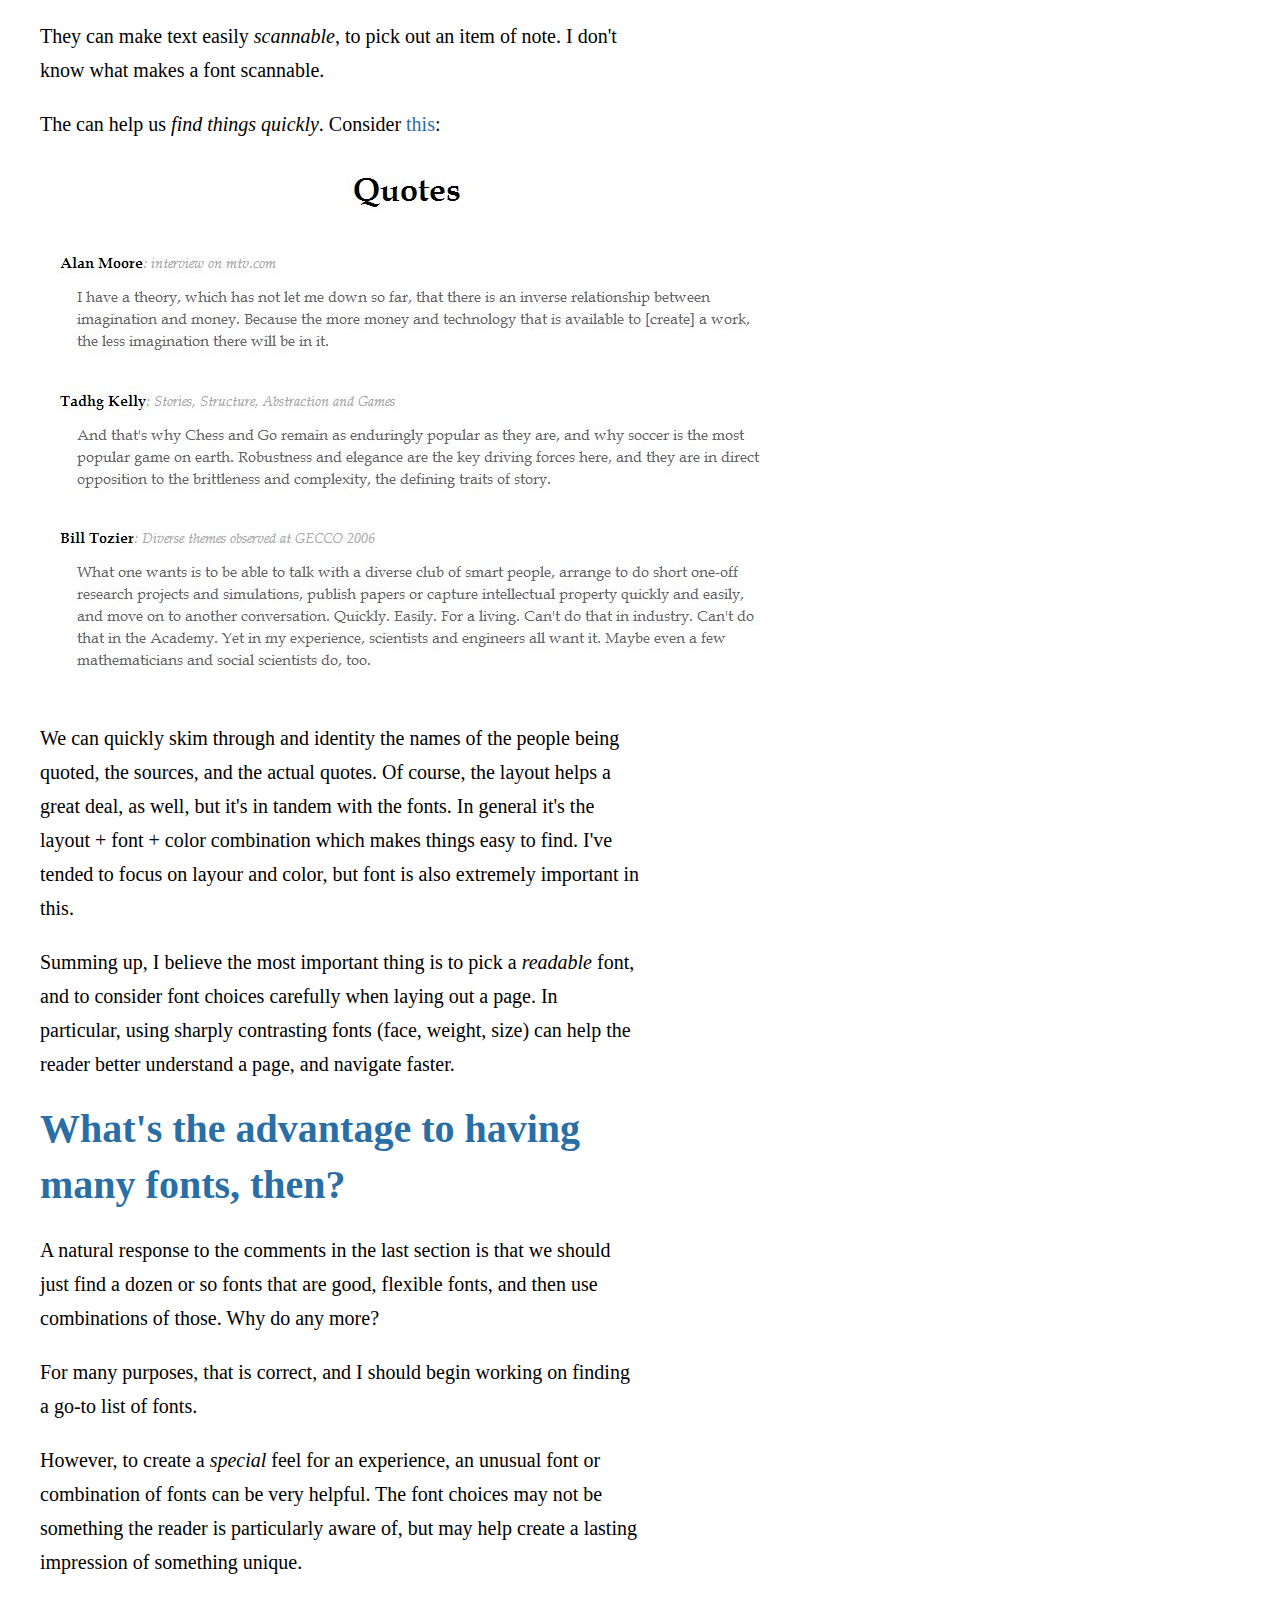
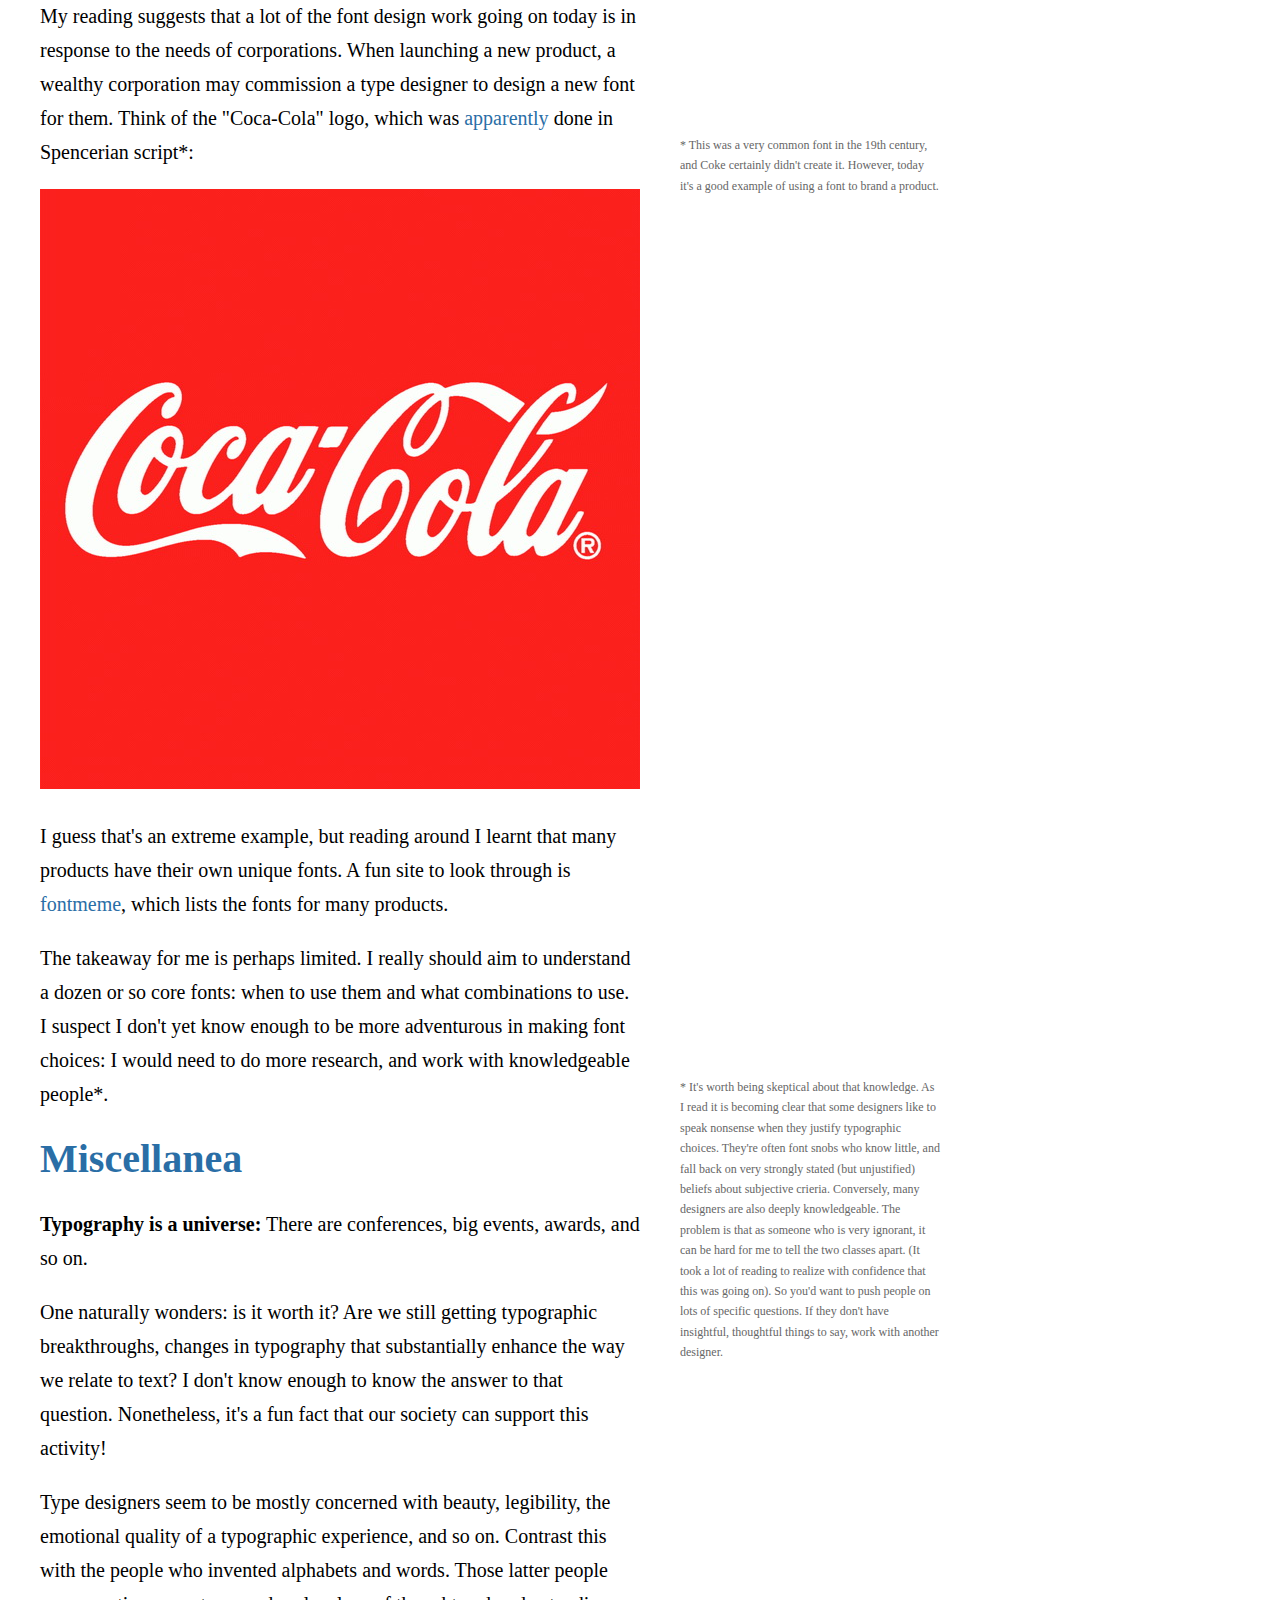
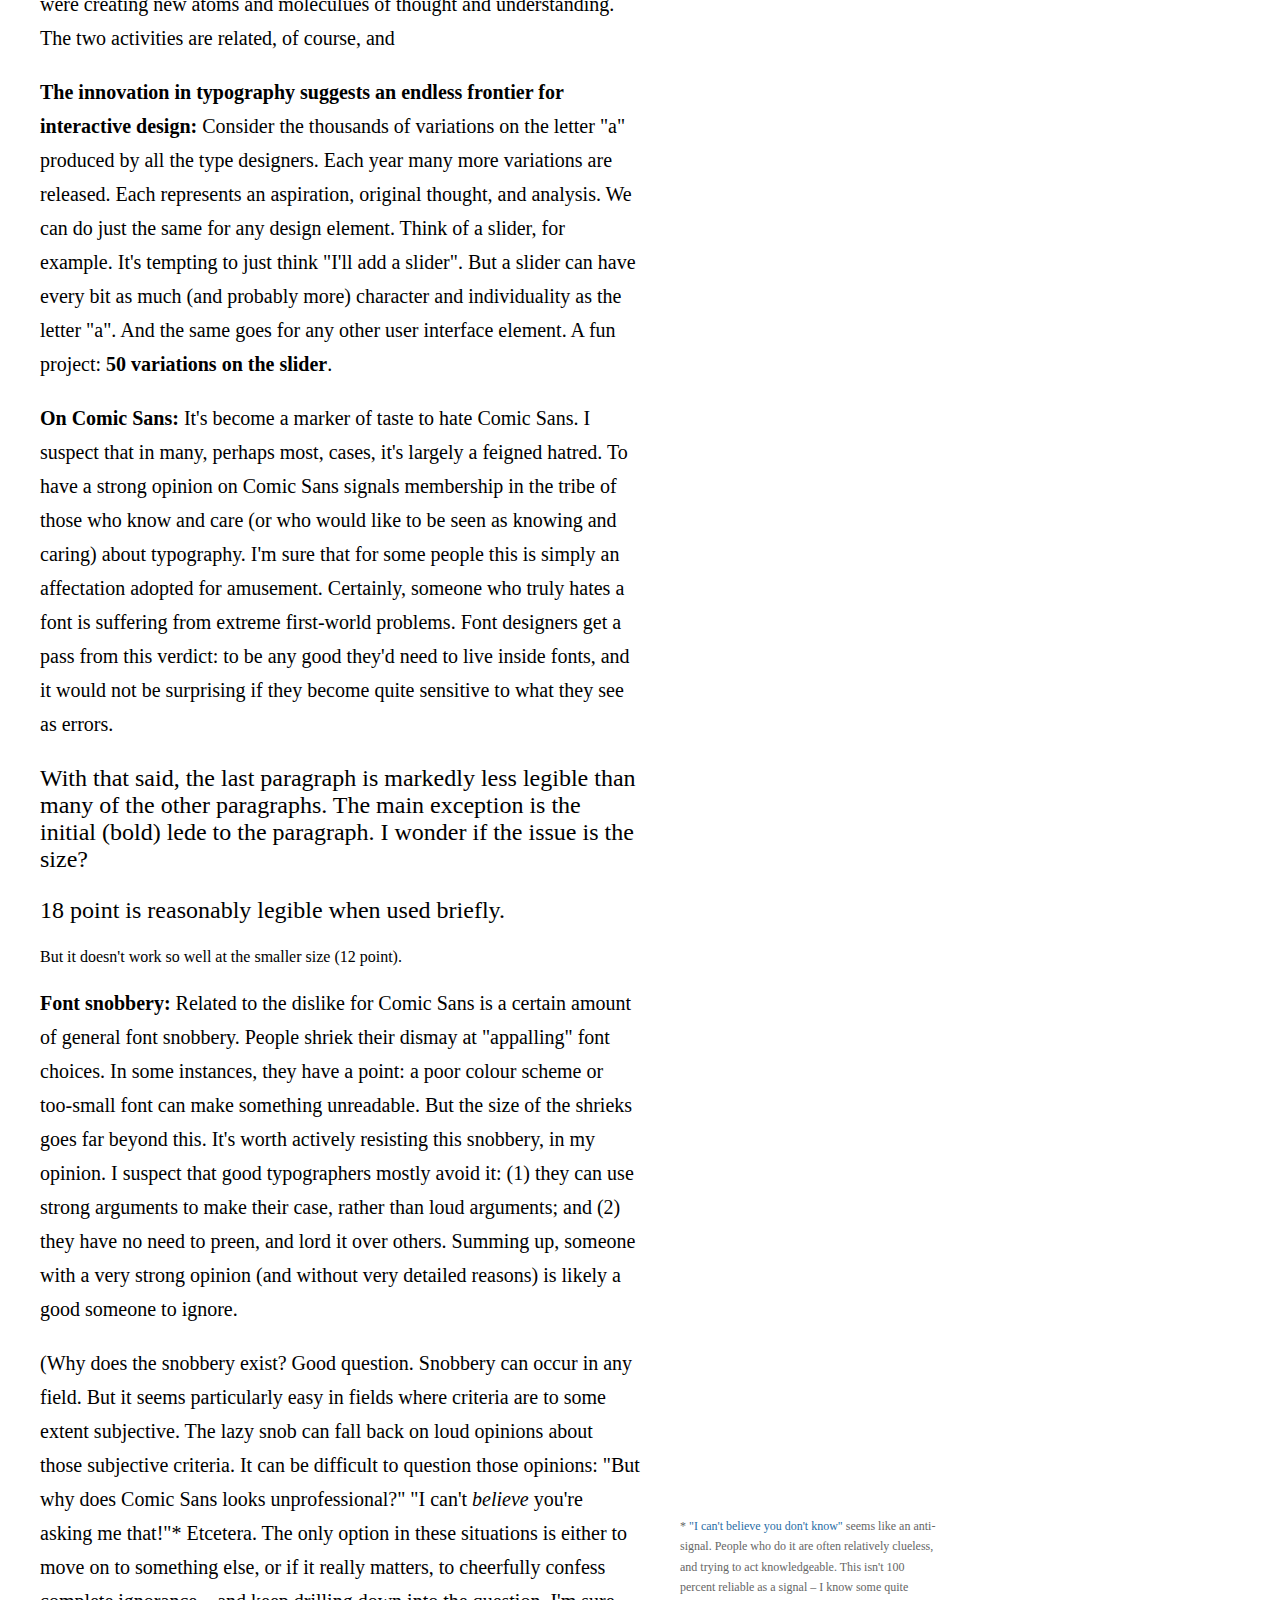
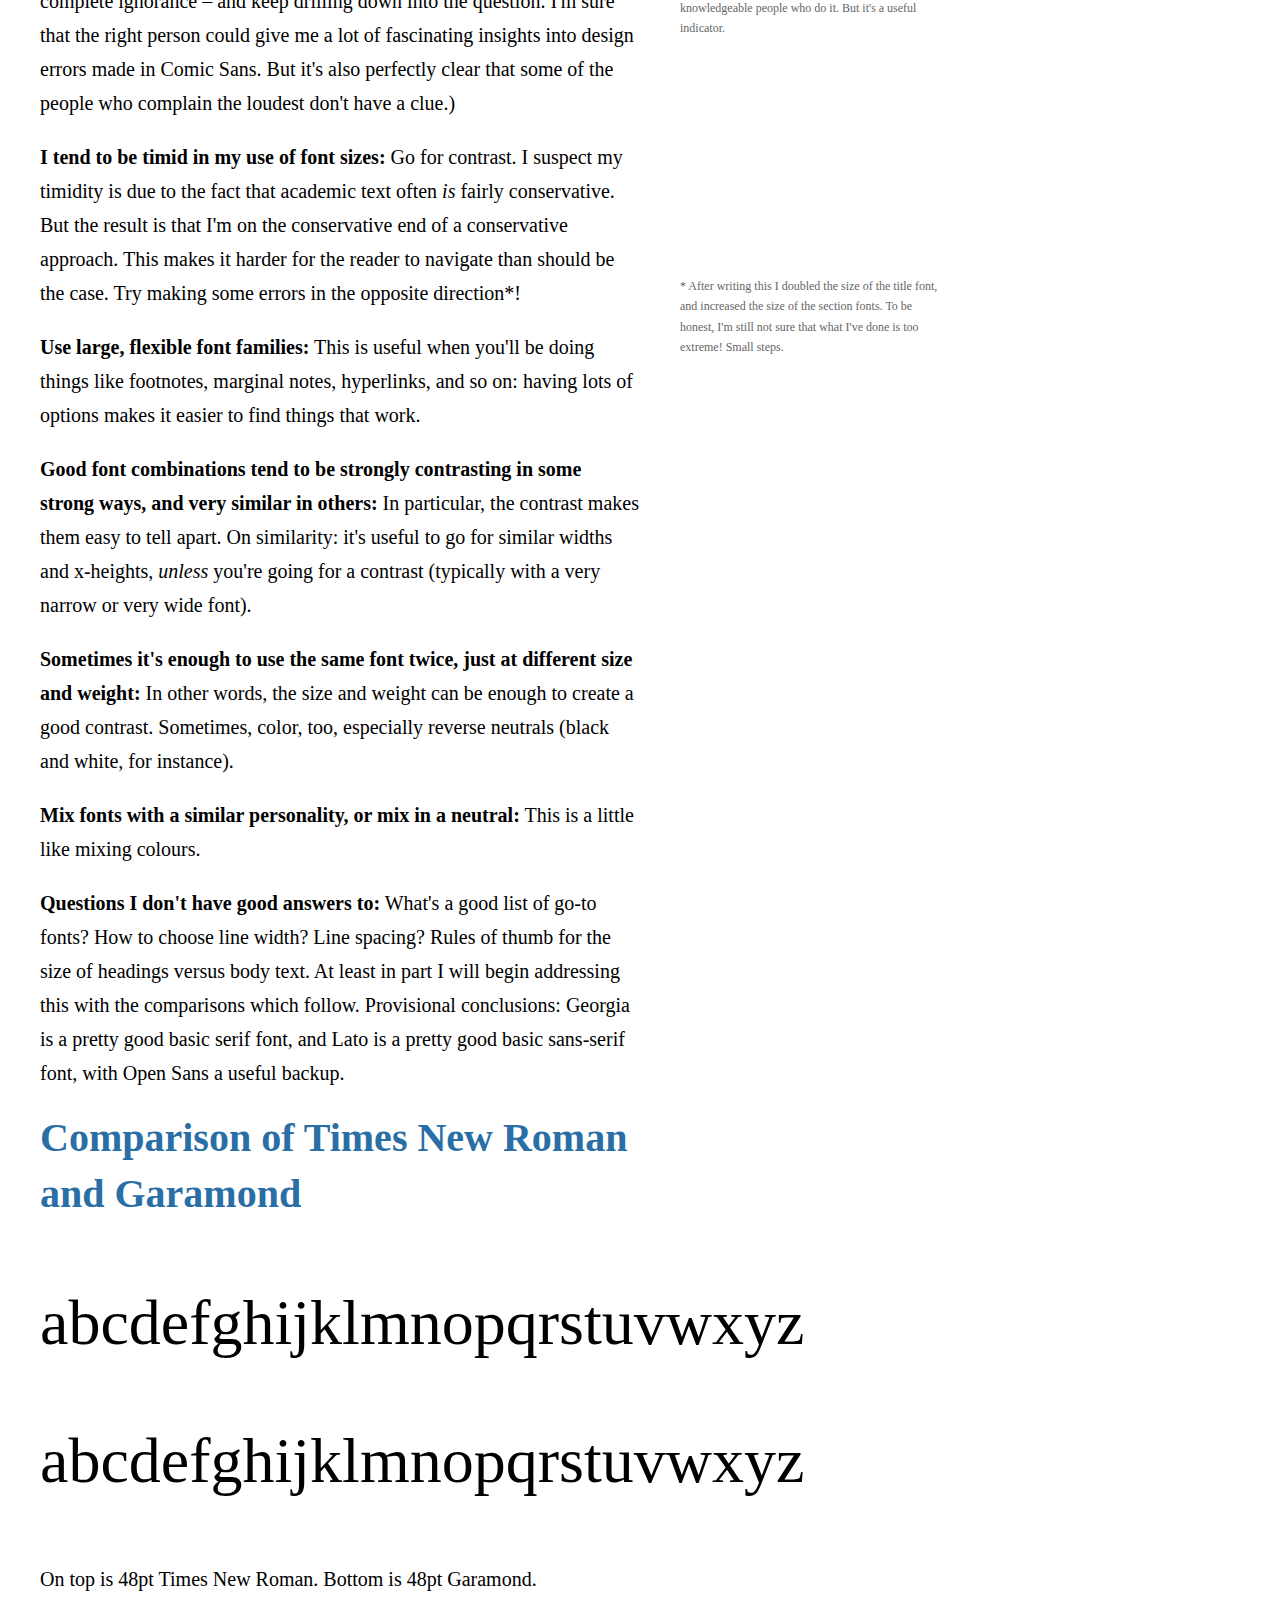
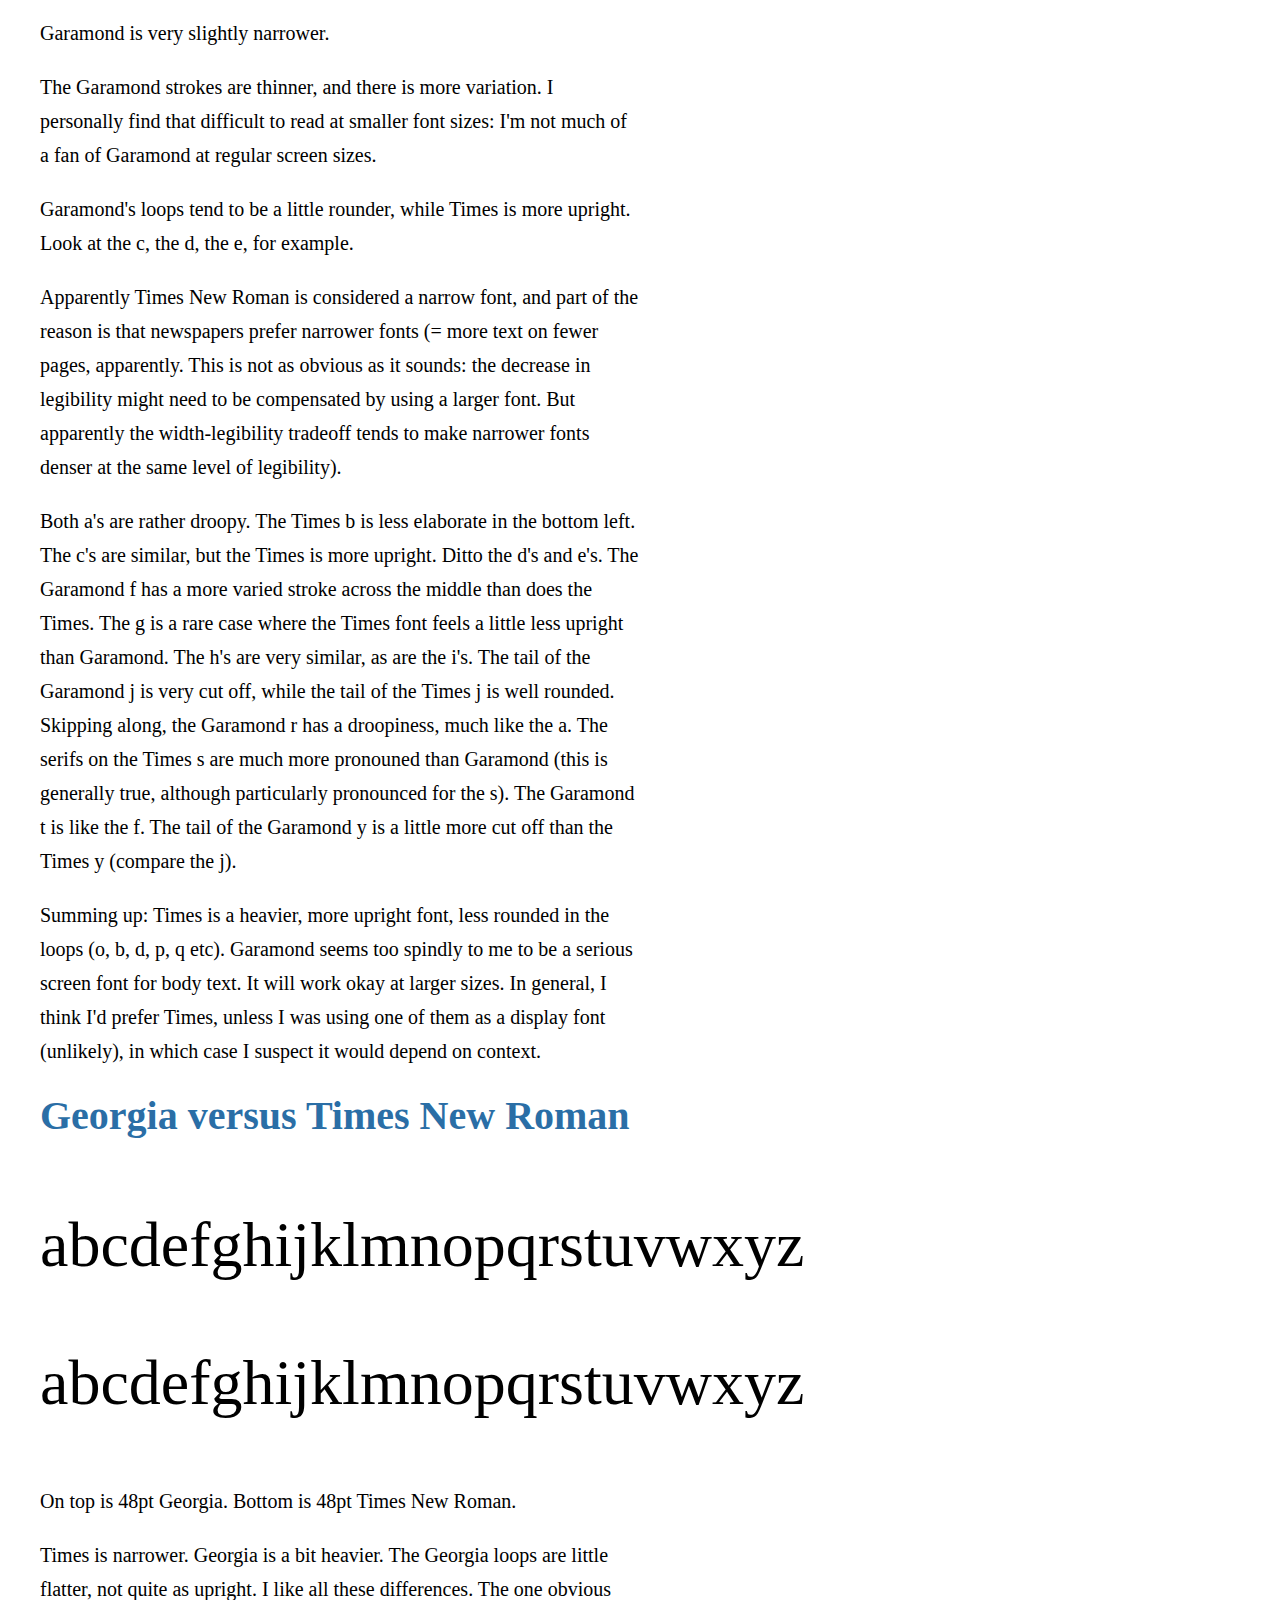
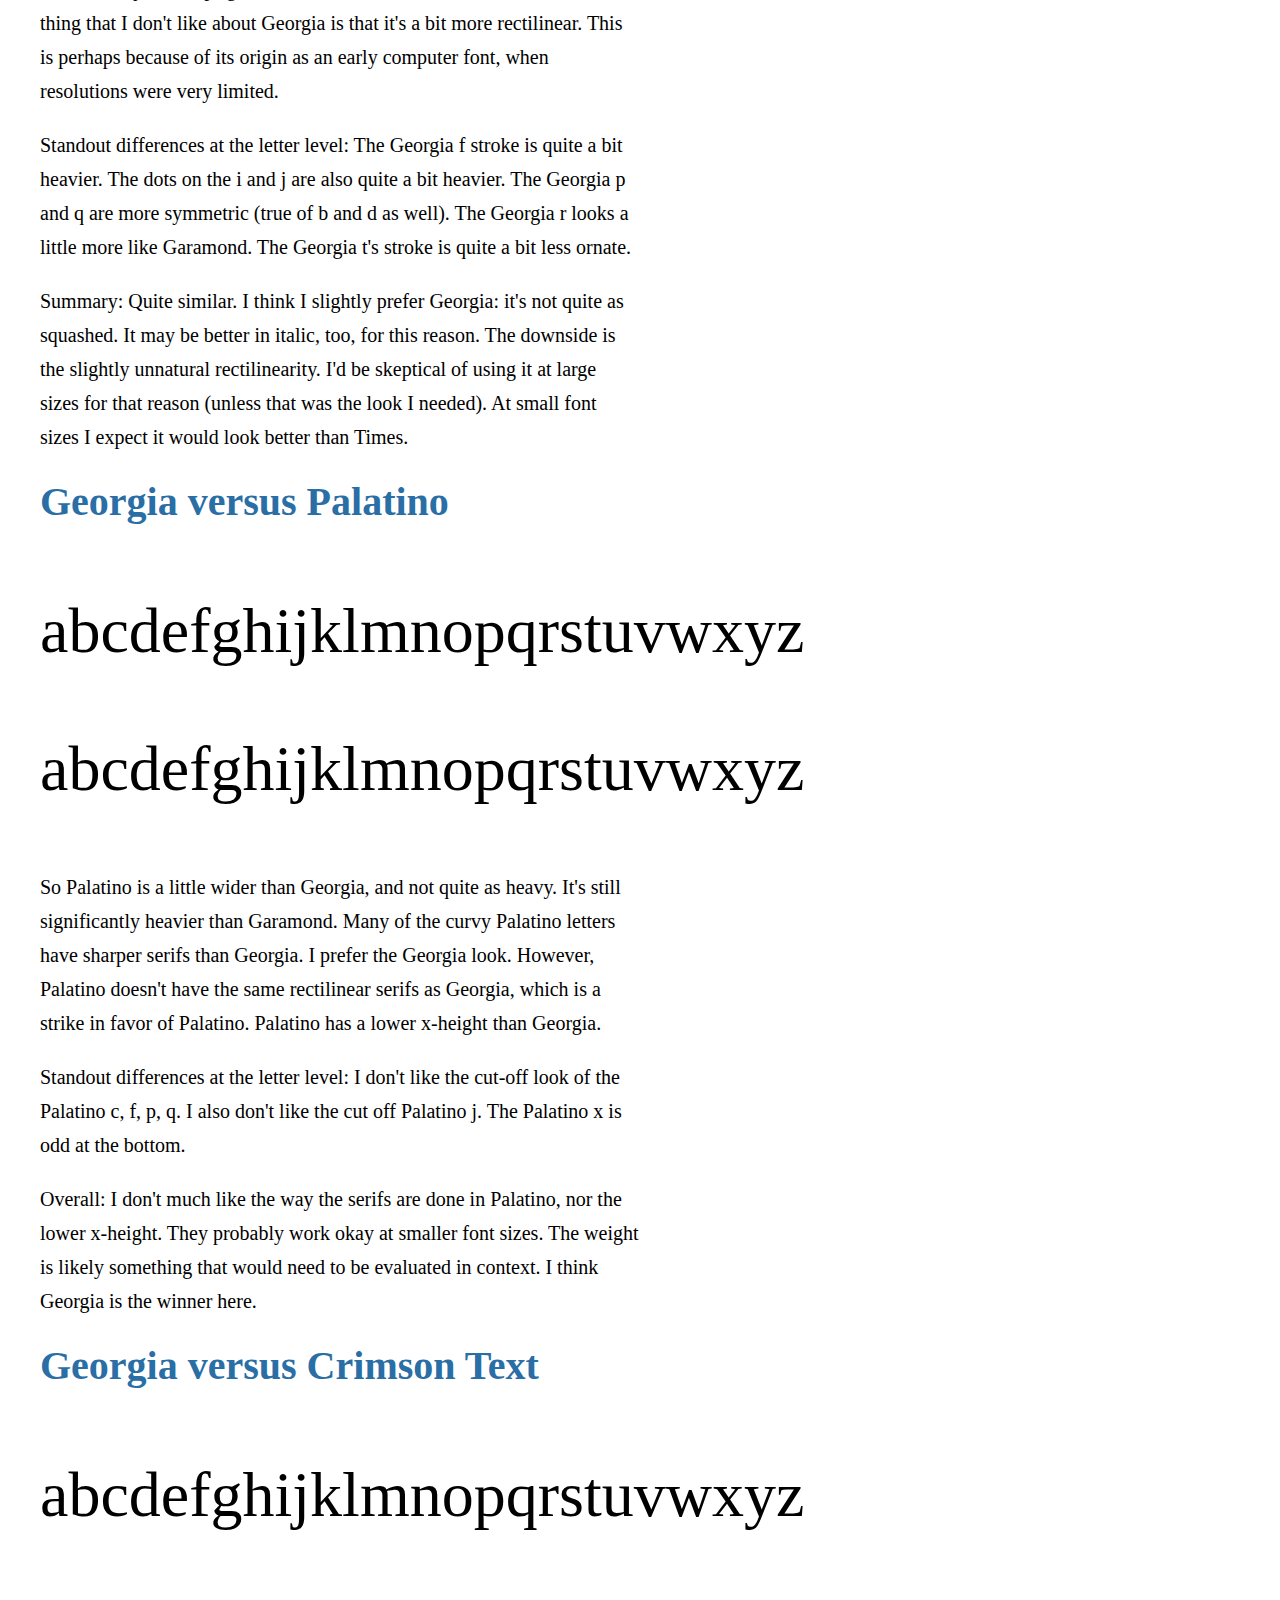
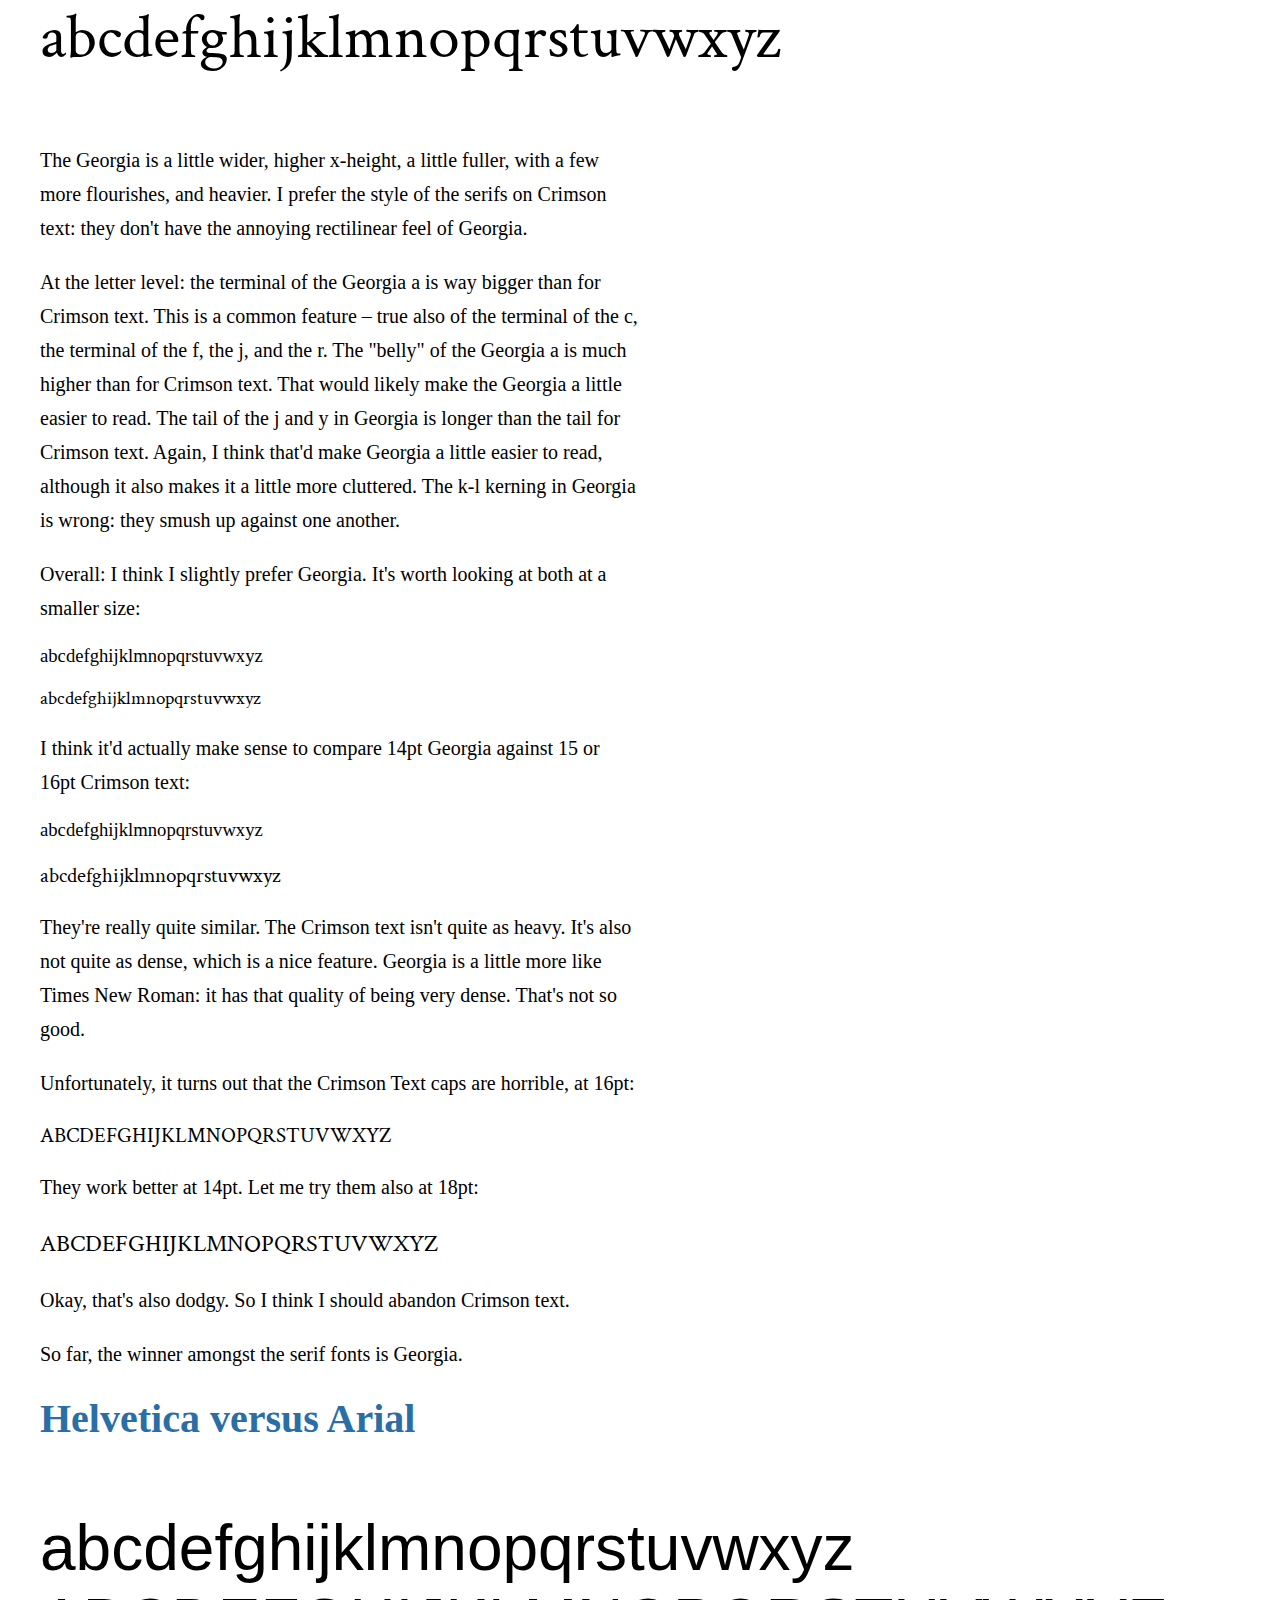
<file: typeface/typeface.html>
<!doctype html>
<!-- 583 -->
<html>
  <head>

    <meta charset="utf-8">

    <title>Typography: notes</title>

    <link rel="stylesheet" href="../assets/style.css">

    <style>

      #header {
        height: 120px;
      }

      h1 {
        font-size: 76px;
      }

      
      h2 {
        color: #2A6EA6;
        font-size: 40px;
        line-height: 1.4;
        margin: 0;
      }
    </style>
  </head>

  <body>

    <div id="header">
      <h1 style="font-family: Arial">Typography: notes</h1>
    </div>

    <div id="container">

      <p>
	I know almost nothing about typography.  I know so little that
	I don't even know the difference between a typeface and a
	font.  But it seems to me that using fonts well is a super
	power, the kind of ability that can substantially enhance any
	media we create.  It's worth taking time to understand some
	basics.

      <p>
	If you've somehow stumbled across these notes, be warned: they
	are the working notes of an absolute beginner.  I know less
	about fonts than a child going to their third violin class
	knows about the violin.  You should expect to wince roughly as
	much.

      <p>
	In keeping with the last paragraph, I shall commit numerous
	crimes against typography in these notes.  Indeed, I shall
	actively seek out opportunities to commit such crimes.  It's a
	sketchbook for experimentation, not a portfolio piece.

      <p>
	Understanding typography may be a super power, but it's not
	one that I will ever master.  My intent here is to: (a) answer
	a few of my basic questions about typography; (b) develop the
	rudiments of a basic technique; (c) create notes for later
	reference and review; and (d) get my brain seriously engaged
	with questions about typography.  Point (d), especially, will
	help begin a long-term process of learning.

      <p>
	I specifically <em>don't</em> want to go too far down this
	rabbit hole.  It clearly is something one can spend a lifetime
	on.  But I suspect that one can get a considerable fraction of
	the benefit by spending an intense 10-20 hours engaged with
	the subject.  That's not enough to obtain any kind of deep
	insight, but will lay the foundation for repeated brief future
	engagement, further questions, and learning from other
	people's theory and practice.

      <p>
	<h2>What's the difference between a typeface and a font?</h2>

      <p>
	According
	to <a href="http://www.thefloatingfrog.co.uk/tips-tricks-tutorials/what-is-the-difference-between-a-font-and-a-typeface/">this
	article</a>, Adobe says that "a font is one weight, width, and
	style of a typeface".  In particular, 12 point bold Garamond
	is a different font from 18 point italic Garamond.  But both
	are instances of the same typeface or, perhaps more correctly,
	the same type family.  According
	to <a href="http://www.fastcodesign.com/3028971/whats-the-difference-between-a-font-and-a-typeface">this
	article</a>, the distinction between fonts and typefaces has
	largely faded in recent years.  Indeed, the terms have become
	muddled to the point where even graphic designers may
	interchange them.  So it's not worth worrying much about. The
	caveat is that one may wish to be observant about how other
	people use the terms: some people <em>do</em> still use them
	quite precisely.  When talking with such a person it will aid
	communication to be sensitive to their language, and to try to
	speak it myself.  In these notes I shall use the term "font"
	for the most part, since that seems to be the most common
	useage.

      <p>
	<h2>Classification and examples</h2>

      <p>
	The classification is one I found
	in <a href="http://www.smashingmagazine.com/2010/12/14/what-font-should-i-use-five-principles-for-choosing-and-using-typefaces/">this
	article</a>.  I have also seen many of these terms used
	elsewhere.

      <p>
	<strong>Geometric Sans:</strong> Fonts based on the simplest
	geometric forms, typically with strokes that are the same
	width.   Here's an example:


      <p style="font: 18pt 'Century Gothic'">
	<strong>Century Gothic:</strong> I don't much like the
	kerning.  It seems uneven.

      <p style="font: 12pt 'Century Gothic'">
	Century Gothic works better at the smaller size (12pt).  I
	still see the unevenness, but it seems considerably reduced.
	The font is somewhat similar to Helvetica, in that it's based
	on very simple geometric forms, with little elaboration. It's
	a wider font than Helvetica, especially for curved letters
	such as "c" and "u".  Those letters tend to be emphasized at
	the expense of narrow letters such as "t" and "l".

      <p>
	<strong>Humanist Sans:</strong> These fonts are a little more
	individualized than Geometric Sans fonts, with more variation
	in stroke width and endings.  An example is Verdana:

      <p style="font: 36px Verdana">
	Verdana: The quick brown fox jumped over the lazy gray dogs.

      <p style="font: 36px Arial">
	Arial (this is geometric sans, not humanist sans): The quick
	brown fox jumped over the lazy gray dogs.

      <P>
	Laying Verdana and Arial out side-by-side, they really are
	quite similar, apart from the spacing.  Another significant
	difference is that the tail of the Arial "y" is is curved,
	while the tail of the Verdana y is not.  For the most part I
	slightly prefer the Arial letters.  But Arial does feel just a
	tiny bit squashed compared to Verdana.  Look at the two
	lowercase occurrences of "the" in the sentence: I prefer the
	Verdana, since the "t" isn't so narrowed down.

      <p>
	For the most part I don't notice the geometric sans versus
	humanist sans nature of the two fonts.  If anything, Arial
	seems just a little more varied.

      <p>
	Apparently Verdana's creator created it in the 1990s for
	Microsoft, and was somewhat bound by the limits of screens of
	the time.  Reminds me of David Byrne's idea that music evolves
	in response to architecture and technology; so too does
	typography. Since screens and form factors are likely to
	change enormously over the next fifty years, it seems likely
	that will drive an ongoing renaissance in typographic design.

      <p>
	<strong>Old Style:</strong> These are the early serif fonts.
	A classic example is Garamond:
	
      <p style="font: 36px Garamond">
	Garamond: The quick brown fox jumped over the lazy gray dogs.

      <p>
	<strong>Transitional and modern fonts:</strong> An outgrowth
	of the old style, but with much more emphasis on contrasting
	thick and thin strokes.

      <p style="font: 48px Times New Roman">
	Times New Roman: The quick brown fox jumped over the lazy gray
	dogs.

      <p>
	<strong>Slab serif:</strong> Strokes like sans faces:
	relatively unvarying in thicknesss.  But with solid "slabs"
	for serifs.

      <p style="font: 48px Courier New">
	Courier: The quick brown fox jumped over the lazy gray dogs.

	<p>
	  <h2>Concepts</h2>
      <p>
	<strong>Font stacks:</strong> A list of fallback fonts so that
	a website will degrade gracefully.  You don't so much want
	fonts as you want font stacks.

      <p>
	<strong>x-height:</strong>The distance between the baseline
	and the mean line.  Typically the height of the "x", "u", "v",
	"w" and "z".

      <p>
	<strong>Cap height:</strong> The height of the capital
	letters.

      <p>
	If the x-height is too close to the Cap height that will make
	it harder to distinguish upper and lowercase letters.  On the
	other hand, a large x-height does help legibility, e.g., in
	distinguishing "c" and "e".


      <p>
	<h2>What do fonts do for us?</h2>

	
      <p>
	Used well, they can do the following things:

      <p>
	They can make text easily <em>readable</em>.  This sounds
	trivial, but is not, since some fonts do the opposite: they
	make it hard to read.  I do not know what makes a font good
	for readability.

      <p>
	They can make text <em>striking</em>.  This can be useful to
	draw the eye.  I don't know what makes a font striking,
	although (as with most people) I often know it when I see it.

      <p>
	They can make text easily <em>scannable</em>, to pick out an
	item of note.  I don't know what makes a font scannable.

      <p>
	The can help us <em>find things quickly</em>.
	Consider <a href="http://worrydream.com/quotes/">this</a>:
	
      <p>
	<img src="finding.jpg">

      <p>
	We can quickly skim through and identity the names of the
	people being quoted, the sources, and the actual quotes.  Of
	course, the layout helps a great deal, as well, but it's in
	tandem with the fonts.  In general it's the layout + font +
	color combination which makes things easy to find.  I've
	tended to focus on layour and color, but font is also
	extremely important in this.

      <p>
	Summing up, I believe the most important thing is to pick
	a <em>readable</em> font, and to consider font choices
	carefully when laying out a page.  In particular, using
	sharply contrasting fonts (face, weight, size) can help the
	reader better understand a page, and navigate faster.

      <p>
	<h2>What's the advantage to having many fonts, then?</h2>

      <p>
	A natural response to the comments in the last section is that
	we should just find a dozen or so fonts that are good,
	flexible fonts, and then use combinations of those.  Why do
	any more?

      <p>
	For many purposes, that is correct, and I should begin working
	on finding a go-to list of fonts.

      <p>
	However, to create a <em>special</em> feel for an experience,
	an unusual font or combination of fonts can be very helpful.
	The font choices may not be something the reader is
	particularly aware of, but may help create a lasting
	impression of something unique.

      <p>
	My reading suggests that a lot of the font design work going
	on today is in response to the needs of corporations.  When
	launching a new product, a wealthy corporation may commission
	a type designer to design a new font for them.  Think of the
	"Coca-Cola" logo, which
	was <a href="http://fontmeme.com/coca-cola-font/">apparently</a>
	done in Spencerian script*<span class="marginnote">* This was
	a very common font in the 19th century, and Coke certainly
	didn't create it.  However, today it's a good example of using
	a font to brand a product.</span>:

      <p>
	<img src="coke.jpg">

      <p>
	I guess that's an extreme example, but reading around I learnt
	that many products have their own unique fonts.  A fun site to
	look through is <a href="http://fontmeme.com/">fontmeme</a>,
	which lists the fonts for many products.

      <p>
	The takeaway for me is perhaps limited.  I really should aim
	to understand a dozen or so core fonts: when to use them and
	what combinations to use.  I suspect I don't yet know enough
	to be more adventurous in making font choices: I would need to
	do more research, and work with knowledgeable
	people*<span class="marginnote">* It's worth being skeptical
	about that knowledge.  As I read it is becoming clear that
	some designers like to speak nonsense when they justify
	typographic choices.  They're often font snobs who know
	little, and fall back on very strongly stated (but
	unjustified) beliefs about subjective crieria.  Conversely,
	many designers are also deeply knowledgeable.  The problem is
	that as someone who is very ignorant, it can be hard for me to
	tell the two classes apart.  (It took a lot of reading to
	realize with confidence that this was going on).  So you'd
	want to push people on lots of specific questions.  If they
	don't have insightful, thoughtful things to say, work with
	another designer.</span>.


      <p>
	<h2>Miscellanea</h2>

      <p>
	<strong>Typography is a universe:</strong> There are
	conferences, big events, awards, and so on.

      <p>
	One naturally wonders: is it worth it?  Are we still getting
	typographic breakthroughs, changes in typography that
	substantially enhance the way we relate to text?  I don't know
	enough to know the answer to that question.  Nonetheless, it's
	a fun fact that our society can support this activity!

      <p>
	Type designers seem to be mostly concerned with beauty,
	legibility, the emotional quality of a typographic experience,
	and so on.  Contrast this with the people who invented
	alphabets and words.  Those latter people were creating new
	atoms and moleculues of thought and understanding.  The two
	activities are related, of course, and 

      <p>
	<strong>The innovation in typography suggests an endless
	frontier for interactive design:</strong> Consider the
	thousands of variations on the letter "a" produced by all the
	type designers.  Each year many more variations are released.
	Each represents an aspiration, original thought, and analysis.
	We can do just the same for any design element.  Think of a
	slider, for example.  It's tempting to just think "I'll add a
	slider".  But a slider can have every bit as much (and
	probably more) character and individuality as the letter "a".
	And the same goes for any other user interface element.  A fun
	project: <strong>50 variations on the slider</strong>.

      <p style="font-family: comic sans ms">
	<strong>On Comic Sans:</strong> It's become a marker of taste
	to hate Comic Sans.  I suspect that in many, perhaps most,
	cases, it's largely a feigned hatred.  To have a strong
	opinion on Comic Sans signals membership in the tribe of those
	who know and care (or who would like to be seen as knowing and
	caring) about typography.  I'm sure that for some people this
	is simply an affectation adopted for amusement.  Certainly,
	someone who truly hates a font is suffering from extreme
	first-world problems.  Font designers get a pass from this
	verdict: to be any good they'd need to live inside fonts, and
	it would not be surprising if they become quite sensitive to
	what they see as errors.

      <p style="font: 18pt comic sans ms">
	With that said, the last paragraph is markedly less legible
	than many of the other paragraphs.  The main exception is the
	initial (bold) lede to the paragraph.  I wonder if the issue
	is the size?

      <p style="font: 18pt comic sans ms">
	18 point is reasonably legible when used briefly.

      <p style="font: 12pt comic sans ms">
	But it doesn't work so well at the smaller size (12 point).

      <p>
	<strong>Font snobbery:</strong> Related to the dislike for
	Comic Sans is a certain amount of general font snobbery.
	People shriek their dismay at "appalling" font choices.  In
	some instances, they have a point: a poor colour scheme or
	too-small font can make something unreadable.  But the size of
	the shrieks goes far beyond this.  It's worth actively
	resisting this snobbery, in my opinion.  I suspect that good
	typographers mostly avoid it: (1) they can use strong
	arguments to make their case, rather than loud arguments; and
	(2) they have no need to preen, and lord it over others.
	Summing up, someone with a very strong opinion (and without
	very detailed reasons) is likely a good someone to ignore.

      <p>
	(Why does the snobbery exist?  Good question.  Snobbery can
	occur in any field.  But it seems particularly easy in fields
	where criteria are to some extent subjective.  The lazy snob
	can fall back on loud opinions about those subjective
	criteria.  It can be difficult to question those opinions:
	"But why does Comic Sans looks unprofessional?" "I
	can't <em>believe</em> you're asking me
	that!"*<span class="marginnote">* <a href="http://xkcd.com/1053/">"I
	can't believe you don't know"</a> seems like an anti-signal.
	People who do it are often relatively clueless, and trying to
	act knowledgeable.  This isn't 100 percent reliable as a
	signal &ndash; I know some quite knowledgeable people who do
	it.  But it's a useful indicator.</span>  Etcetera.  The only
	option in these situations is either to move on to something
	else, or if it really matters, to cheerfully confess complete
	ignorance &ndash; and keep drilling down into the question.
	I'm sure that the right person could give me a lot of
	fascinating insights into design errors made in Comic Sans.
	But it's also perfectly clear that some of the people who
	complain the loudest don't have a clue.)

      <p>
	<strong>I tend to be timid in my use of font sizes:</strong>
	Go for contrast.  I suspect my timidity is due to the fact
	that academic text often <em>is</em> fairly conservative.  But
	the result is that I'm on the conservative end of a
	conservative approach.  This makes it harder for the reader to
	navigate than should be the case.  Try making some errors in
	the opposite direction*<span class="marginnote">* After
	writing this I doubled the size of the title font, and
	increased the size of the section fonts.  To be honest, I'm
	still not sure that what I've done is too extreme!  Small
	steps.</span>!

      <p>
	<strong>Use large, flexible font families:</strong> This is
	useful when you'll be doing things like footnotes, marginal
	notes, hyperlinks, and so on: having lots of options makes it
	easier to find things that work.

      <p>
	<strong>Good font combinations tend to be strongly contrasting
	in some strong ways, and very similar in others:</strong> In
	particular, the contrast makes them easy to tell apart.  On
	similarity: it's useful to go for similar widths and
	x-heights, <em>unless</em> you're going for a contrast
	(typically with a very narrow or very wide font).

      <p>
	<strong>Sometimes it's enough to use the same font twice, just
	at different size and weight:</strong> In other words, the
	size and weight can be enough to create a good contrast.
	Sometimes, color, too, especially reverse neutrals (black and
	white, for instance).

      <p>
	<strong>Mix fonts with a similar personality, or mix in a
	neutral:</strong> This is a little like mixing colours.

      <p>
	<strong>Questions I don't have good answers to:</strong>
	What's a good list of go-to fonts?  How to choose line width?
	Line spacing?  Rules of thumb for the size of headings versus
	body text.  At least in part I will begin addressing this with
	the comparisons which follow.  Provisional conclusions:
	Georgia is a pretty good basic serif font, and Lato is a
	pretty good basic sans-serif font, with Open Sans a useful
	backup.

	<h2>Comparison of Times New Roman and Garamond</h2>

      <p style="font: 48pt Times New Roman">
	abcdefghijklmnopqrstuvwxyz

      <p style="font: 48pt Garamond">
	abcdefghijklmnopqrstuvwxyz

      <p>
	On top is 48pt Times New Roman.  Bottom is 48pt Garamond.

      <p>
	Garamond is very slightly narrower.

      <p>
	The Garamond strokes are thinner, and there is more variation.
	I personally find that difficult to read at smaller font
	sizes: I'm not much of a fan of Garamond at regular screen
	sizes.

      <p>
	Garamond's loops tend to be a little rounder, while Times is
	more upright.  Look at the c, the d, the e, for example.

      <p>
	Apparently Times New Roman is considered a narrow font, and
	part of the reason is that newspapers prefer narrower fonts (=
	more text on fewer pages, apparently.  This is not as obvious
	as it sounds: the decrease in legibility might need to be
	compensated by using a larger font.  But apparently the
	width-legibility tradeoff tends to make narrower fonts denser
	at the same level of legibility).

      <p>
	Both a's are rather droopy.  The Times b is less elaborate in
	the bottom left.  The c's are similar, but the Times is more
	upright.  Ditto the d's and e's.  The Garamond f has a more
	varied stroke across the middle than does the Times. The g is
	a rare case where the Times font feels a little less upright
	than Garamond.  The h's are very similar, as are the i's.  The
	tail of the Garamond j is very cut off, while the tail of the
	Times j is well rounded.  Skipping along, the Garamond r has a
	droopiness, much like the a.  The serifs on the Times s are
	much more pronouned than Garamond (this is generally true,
	although particularly pronounced for the s).  The Garamond t
	is like the f.  The tail of the Garamond y is a little more
	cut off than the Times y (compare the j).

      <p>
	Summing up: Times is a heavier, more upright font, less
	rounded in the loops (o, b, d, p, q etc).  Garamond seems too
	spindly to me to be a serious screen font for body text.  It
	will work okay at larger sizes.  In general, I think I'd
	prefer Times, unless I was using one of them as a display font
	(unlikely), in which case I suspect it would depend on
	context.

	<h2>Georgia versus Times New Roman</h2>

      <p style="font: 48pt Georgia">
	abcdefghijklmnopqrstuvwxyz

      <p style="font: 48pt Times New Roman">
	abcdefghijklmnopqrstuvwxyz

      <p>
	On top is 48pt Georgia.  Bottom is 48pt Times New Roman.

      <p>
	Times is narrower.  Georgia is a bit heavier.  The Georgia
	loops are little flatter, not quite as upright.  I like all
	these differences.  The one obvious thing that I don't like
	about Georgia is that it's a bit more rectilinear.  This is
	perhaps because of its origin as an early computer font, when
	resolutions were very limited.

      <p>
	Standout differences at the letter level: The Georgia f stroke
	is quite a bit heavier.  The dots on the i and j are also
	quite a bit heavier. The Georgia p and q are more symmetric
	(true of b and d as well).  The Georgia r looks a little more
	like Garamond.  The Georgia t's stroke is quite a bit less
	ornate.

      <p>
	Summary: Quite similar.  I think I slightly prefer Georgia:
	it's not quite as squashed.  It may be better in italic, too,
	for this reason.  The downside is the slightly unnatural
	rectilinearity.  I'd be skeptical of using it at large sizes
	for that reason (unless that was the look I needed).  At small
	font sizes I expect it would look better than Times.

	<h2>Georgia versus Palatino</h2>

      <p style="font: 48pt Georgia">
	abcdefghijklmnopqrstuvwxyz

      <p style="font: 48pt Palatino, 'Palatino Linotype'">
	abcdefghijklmnopqrstuvwxyz

      <p>
	So Palatino is a little wider than Georgia, and not quite as
	heavy.  It's still significantly heavier than Garamond.  Many
	of the curvy Palatino letters have sharper serifs than
	Georgia.  I prefer the Georgia look.  However, Palatino
	doesn't have the same rectilinear serifs as Georgia, which is
	a strike in favor of Palatino.  Palatino has a lower x-height
	than Georgia.

      <p>
	Standout differences at the letter level: I don't like the
	cut-off look of the Palatino c, f, p, q.  I also don't like
	the cut off Palatino j.  The Palatino x is odd at the bottom.

      <p>
	Overall: I don't much like the way the serifs are done in
	Palatino, nor the lower x-height.  They probably work okay at
	smaller font sizes.  The weight is likely something that would
	need to be evaluated in context.  I think Georgia is the
	winner here.

	<link rel='stylesheet' type='text/css' 
	      href='http://fonts.googleapis.com/css?family=Crimson+Text:400,700,900,400italic,700italic'>

      <h2>Georgia versus Crimson Text</h2>

      <p style="font: 48pt Georgia">
	abcdefghijklmnopqrstuvwxyz

      <p style="font: 48pt Crimson Text">
	abcdefghijklmnopqrstuvwxyz
	

      <p>
	The Georgia is a little wider, higher x-height, a little
	fuller, with a few more flourishes, and heavier.  I prefer the
	style of the serifs on Crimson text: they don't have the
	annoying rectilinear feel of Georgia.


      <p>
	At the letter level: the terminal of the Georgia a is way
	bigger than for Crimson text.  This is a common feature
	&ndash; true also of the terminal of the c, the terminal of
	the f, the j, and the r.  The "belly" of the Georgia a is much
	higher than for Crimson text.  That would likely make the
	Georgia a little easier to read.  The tail of the j and y in
	Georgia is longer than the tail for Crimson text.  Again, I
	think that'd make Georgia a little easier to read, although it
	also makes it a little more cluttered.  The k-l kerning in
	Georgia is wrong: they smush up against one another.

      <p>
	Overall: I think I slightly prefer Georgia.  It's worth
	looking at both at a smaller size:

      <p style="font: 14pt Georgia">
	abcdefghijklmnopqrstuvwxyz

      <p style="font: 14pt Crimson Text">
	abcdefghijklmnopqrstuvwxyz

      <p>
	I think it'd actually make sense to compare 14pt Georgia
	against 15 or 16pt Crimson text:

      <p style="font: 14pt Georgia">
	abcdefghijklmnopqrstuvwxyz

      <p style="font: 16pt Crimson Text">
	abcdefghijklmnopqrstuvwxyz

      <p>
	They're really quite similar.  The Crimson text isn't quite as
	heavy.  It's also not quite as dense, which is a nice feature.
	Georgia is a little more like Times New Roman: it has that
	quality of being very dense.  That's not so good.

      <p>
	Unfortunately, it turns out that the Crimson Text caps are
	horrible, at 16pt:

      <p style="font: 16pt Crimson Text">
	ABCDEFGHIJKLMNOPQRSTUVWXYZ

      <p>
	They work better at 14pt.  Let me try them also at 18pt:

      <p style="font: 18pt Crimson Text">
	ABCDEFGHIJKLMNOPQRSTUVWXYZ

      <p>
	Okay, that's also dodgy.  So I think I should abandon Crimson
	text.

      <p>
	So far, the winner amongst the serif fonts is Georgia.

	<h2>Helvetica versus Arial</h2>

      <p style="font: 48pt Helvetica">
	abcdefghijklmnopqrstuvwxyz
	ABCDEFGHIJKLMNOPQRSTUVWXYZ

      <p style="font: 48pt Arial">
	abcdefghijklmnopqrstuvwxyz
	ABCDEFGHIJKLMNOPQRSTUVWXYZ

      <p>
	On my browser+computer they are rendered identically.  They're
	not the same font, so I presume this is a deliberate choice.

	<h2>Arial versus Open Sans</h2>
      
      <p style="font: 48pt Arial">
	abcdefghijklmnopqrstuvwxyz
	ABCDEFGHIJKLMNOPQRSTUVWXYZ

	<link href='http://fonts.googleapis.com/css?family=Open+Sans:400,600,700' rel='stylesheet' type='text/css'>
      <p style="font: 48pt Open Sans">
	abcdefghijklmnopqrstuvwxyz
	ABCDEFGHIJKLMNOPQRSTUVWXYZ

      <p>
	400 weight open sans:

      <p style="font: 48pt Open Sans; font-weight: 600;">
	abcdefghijklmnopqrstuvwxyz
	ABCDEFGHIJKLMNOPQRSTUVWXYZ

      <p>
	600 weight open sans:

      <p>
	Very similar.  Arial is heavier. Interesting: open sans small
	letters are wider, but caps are narrower.  I guess that would
	lessen the intrusion of the capital letters, which might be a
	good thing in body text.  Open sans is more of a humanist sans
	font &ndash; there is considerably more variation.  The
	x-height on both is very high, particularly the Airal.

      <p>
	Detailed, letter-by-letter: I like the more compact A and B of
	the open sans.  The same is true of many of the caps, in
	fact. The more closed C is better for Arial.  I'm not so keen
	necessarily on the narrow E and F for the open sans (although
	I don't like the wide E in Arial). The Arial J has a more
	rounded tail.  The Arial Q has a more natural cross.  The Open
	Sans R is much nicer.  Then Open Sans g is much more
	elaborate.  The Open Sans has a rounded dot on top of the i
	and j.

      <p>
	The 600 weight Open Sans feels more crowded than the Arial.
	Let me try looking at Arial at that weight:

      <p style="font: 48pt Arial; font-weight: 600;">
	abcdefghijklmnopqrstuvwxyz
	ABCDEFGHIJKLMNOPQRSTUVWXYZ

      <p>
	Same as before.  Let's try bolding:

      <p style="font: 48pt Arial; font-weight: bold;">
	abcdefghijklmnopqrstuvwxyz
	ABCDEFGHIJKLMNOPQRSTUVWXYZ

      <p>
	And compare to bolded Open Sans:

      <p style="font: 48pt Open Sans; font-weight: 700;">
	abcdefghijklmnopqrstuvwxyz
	ABCDEFGHIJKLMNOPQRSTUVWXYZ

      <p>
	Interesting: the differences seem less pronounced to me.  The
	dip below the baseline for Open Sans J seems annoying (and to
	some extent the Q).  The narrow E and F are a distraction.  On
	the other hand, I like the narrower B, C, D, G, K, M, P, Q.
	So that seems maybe like a small win for Open Sans.

      <p>
	Open Sans is a little more elaborate, a little more open, the
	caps are narrower (mostly a good thing, not entirely).

      <p>
	Overall, I'm probably inclined to prefer Open Sans.  Both are
	likely to be used as bold display fonts, and are quite
	similar.  I suspect that the slightly narrower caps are a
	slight win for Open Sans, and the slightly more elaborate
	nature, although it has a few annoying things.  It's still a
	relatively neutral font, although not quite as neutral as
	Arial.

	<h2>Open Sans versus Lato</h2>

      <p style="font: 48pt Open Sans;">
	abcdefghijklmnopqrstuvwxyz
	ABCDEFGHIJKLMNOPQRSTUVWXYZ

    <link rel='stylesheet' type='text/css'
	  href='http://fonts.googleapis.com/css?family=Lato:400,700,900' >

      <p style="font: 48pt Lato;">
	abcdefghijklmnopqrstuvwxyz
	ABCDEFGHIJKLMNOPQRSTUVWXYZ

      <p>
	I like Lato!  Better widths on B, C, E, F, and many other
	caps.  No annoying dip on the J.  In general, I think the Lato
	caps are better widths than the Open Sans widths.  There are a
	few exceptions: the D, maybe the K. But in general it's an
	improvement.  I'd prefer a higher x-height on the Lato, but
	it's still nice and high.  Lato, like Open Sans, is a little
	more elaborate than Arial (look at the g, the f, the t), but
	still very neutral.  I regret the loss of the tail on the Lato
	y.

      <p>
	Overall: a slight edge to Lato.  Let me take a look at the
	bolded versions:

      <p style="font: 48pt Open Sans; font-weight: 700;">
	abcdefghijklmnopqrstuvwxyz
	ABCDEFGHIJKLMNOPQRSTUVWXYZ

      <p style="font: 48pt Lato; font-weight: 700;">
	abcdefghijklmnopqrstuvwxyz
	ABCDEFGHIJKLMNOPQRSTUVWXYZ

      <p>
	Lato looks more open and readable, while still being very
	bold.  In fact, you need to go to the 900 to get something
	similar:

      <p style="font: 48pt Lato; font-weight: 900;">
	abcdefghijklmnopqrstuvwxyz
	ABCDEFGHIJKLMNOPQRSTUVWXYZ

      <p>
	I think I'm slightly likely to prefer that, too.

      <p>
	Verdict: a very narrow victory to Lato.  Worth trying both in
	any given situation, to see which works better.

    </div>
  </body>
</html>
</file>
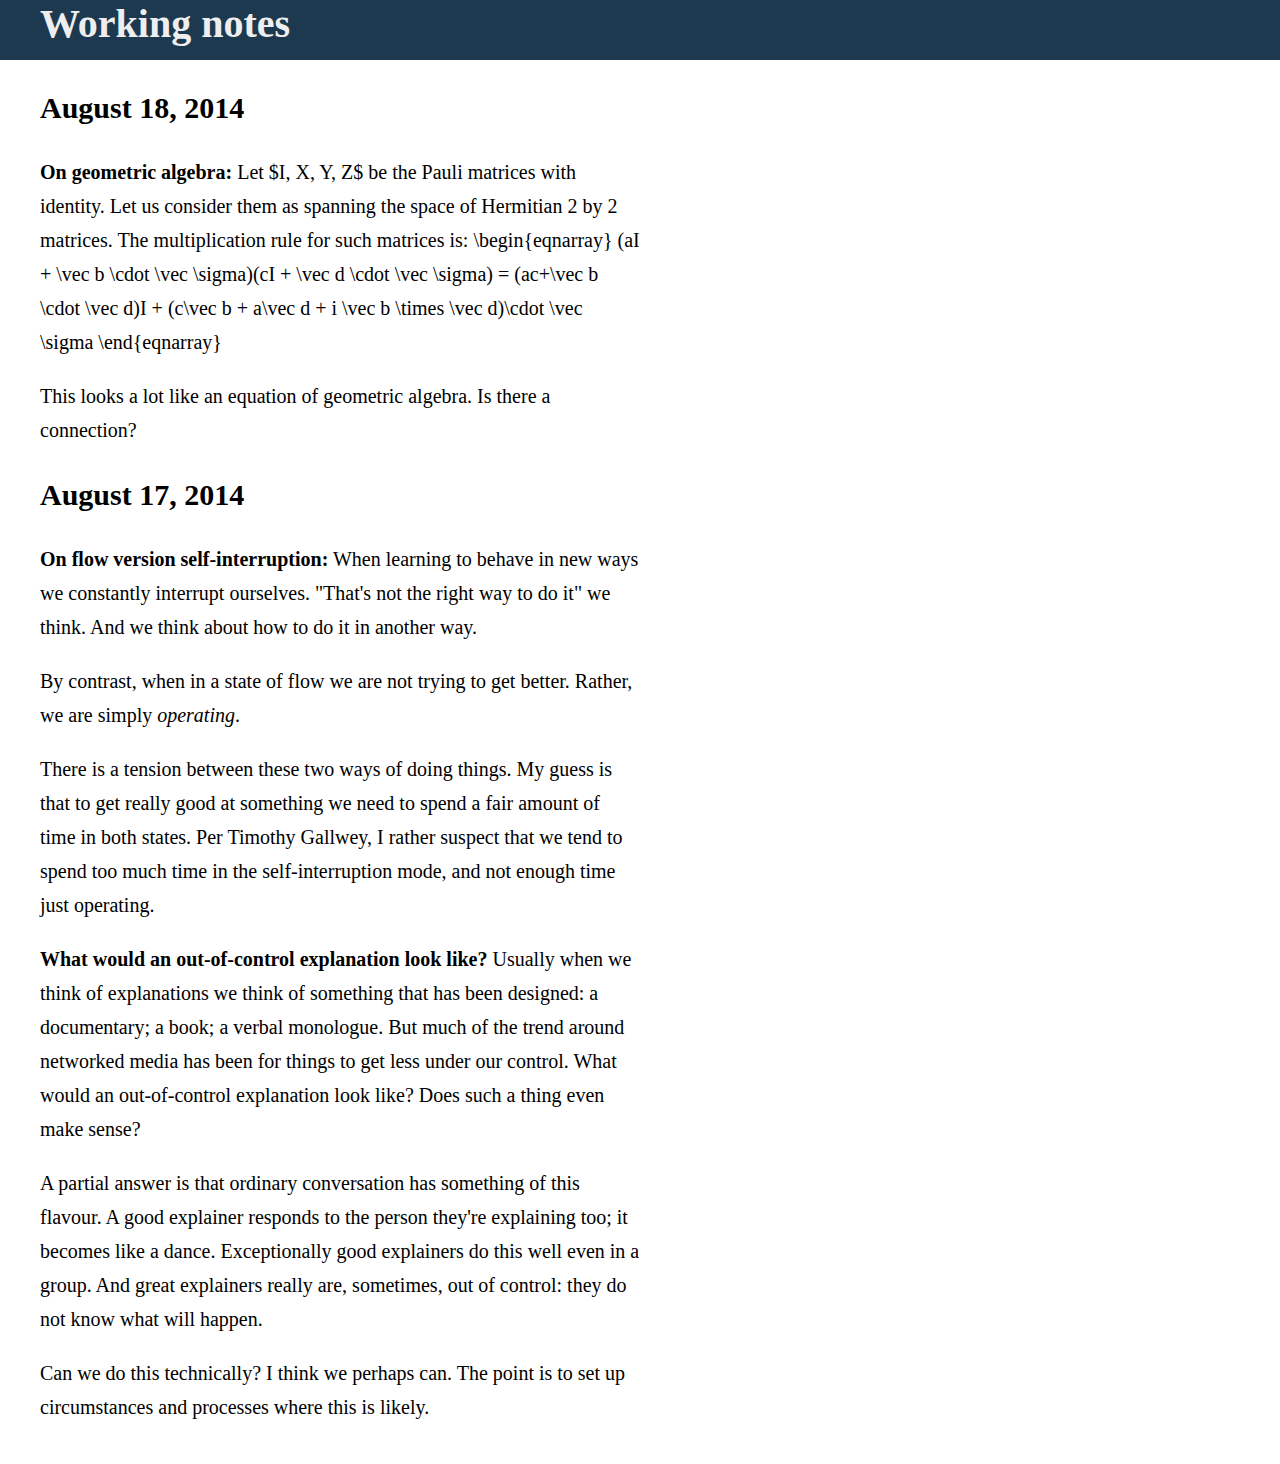
<file: working_notes/notes.html>
<!doctype html>
<html>
<head>
  <meta charset="utf-8">
  <link rel="stylesheet" type="text/css" href="../assets/style.css">
  <title>Working notes</title>
</head>

<body>

  <div id="header">
    <h1>Working notes</h1>
  </div>

  <div id="container">

    <h2>August 18, 2014</h2>

    <p>
      <strong>On geometric algebra:</strong> Let $I, X, Y, Z$ be the
      Pauli matrices with identity.  Let us consider them as spanning
      the space of Hermitian 2 by 2 matrices.  The multiplication rule
      for such matrices is: \begin{eqnarray} (aI + \vec b \cdot \vec
      \sigma)(cI + \vec d \cdot \vec \sigma) = (ac+\vec b \cdot \vec
      d)I + (c\vec b + a\vec d + i \vec b \times \vec d)\cdot \vec
      \sigma \end{eqnarray}

    <p>
      This looks a lot like an equation of geometric algebra.  Is
      there a connection?

    <p>

    <h2>August 17, 2014</h2>

    
    <p>
      <strong>On flow version self-interruption:</strong> When
      learning to behave in new ways we constantly interrupt
      ourselves.  "That's not the right way to do it" we think.  And
      we think about how to do it in another way.

    <p>
      By contrast, when in a state of flow we are not trying to get
      better.  Rather, we are simply <em>operating</em>.  

    <p>
      There is a tension between these two ways of doing things.  My
      guess is that to get really good at something we need to spend a
      fair amount of time in both states.  Per Timothy Gallwey, I
      rather suspect that we tend to spend too much time in the
      self-interruption mode, and not enough time just operating.

    <p>
      <strong>What would an out-of-control explanation look
      like?</strong> Usually when we think of explanations we think of
      something that has been designed: a documentary; a book; a
      verbal monologue.  But much of the trend around networked media
      has been for things to get less under our control.  What would
      an out-of-control explanation look like?  Does such a thing even
      make sense?

    <p>
      A partial answer is that ordinary conversation has something of
      this flavour.  A good explainer responds to the person they're
      explaining too; it becomes like a dance.  Exceptionally good
      explainers do this well even in a group.  And great explainers
      really are, sometimes, out of control: they do not know what
      will happen.

    <p>
      Can we do this technically?  I think we perhaps can.  The point
      is to set up circumstances and processes where this is likely.

  </div>

</body>
</html>
</file>
<file: assets/style.css>
/* COLOURS                                                           */
/*                                                                   */
/* #1C3950: header and h1 background                                 */
/* HSV: 207, 65, 31                                                  */
/* Decimal RGB: 28, 57, 80                                           */
/*                                                                   */
/* #2A6EA6; link colour                                              */
/* HSV: 207, 75, 65                                                  */
/* Decimal RGB: 42, 110, 166                                         */
/*                                                                   */
/* #FFA933: complement to #2A6EA6                                    */
/*                                                                   */
/* Triad: #2A6EA6, #FFCD33, #FF7033                                  */
/*                                                                   */
/* #eee: header text                                                 */

body {
    margin: 0px;
    line-height: 1.7;
    font: 15pt Georgia;
    margin-bottom: 40px;
}

#header {
    margin: 0px;
    background-color: #1C3950;
    height: 60px;
}

h1 {
    position: absolute;
    margin: 0px;
    left: 40px;
    color: #eee;
}

h2, h3 {
    line-height: 1.5;
}

a { 
    color: #2A6EA6;
    text-decoration: none;
}

a:hover {
    text-decoration: underline;
}

#container {
    margin-left: 40px;
    width: 600px;
}

.image_snippet {
    float: left; 
    margin-right: 10pt;
    border: 1px solid;
}

p.project {
    clear: both;
    padding-top: 5px;
    line-height: 1.7;

}

p {
    line-height: 1.7;
}

.marginnote {
    position: absolute;
    left: 680px;
    width: 260px;
    padding: 0;
    margin: 0;
    display: inline-block;
}

.marginnote, .marginnote > em {
    color: #666;
    font-size: 9pt;
}

blockquote {
    line-height: 1.7;
}
</file>
<file: engelbart/core/deck.core.css>
html, body {
  height: 100%;
  padding: 0;
  margin: 0;
}

.deck-container {
  position: relative;
  min-height: 100%;
  margin: 0 auto;
  overflow: hidden;
  overflow-y: auto;
}
.js .deck-container {
  visibility: hidden;
}
.ready .deck-container {
  visibility: visible;
}
.touch .deck-container {
  -webkit-text-size-adjust: none;
  -moz-text-size-adjust: none;
}

.deck-loading {
  display: none;
}

.slide {
  width: auto;
  min-height: 100%;
  position: relative;
}

.deck-before, .deck-previous, .deck-next, .deck-after {
  position: absolute;
  left: -999em;
  top: -999em;
}

.deck-current {
  z-index: 2;
}

.slide .slide {
  visibility: hidden;
  position: static;
  min-height: 0;
}

.deck-child-current {
  position: static;
  z-index: 2;
}
.deck-child-current .slide {
  visibility: hidden;
}
.deck-child-current .deck-previous, .deck-child-current .deck-before, .deck-child-current .deck-current {
  visibility: visible;
}
</file>
<file: engelbart/extensions/goto/deck.goto.css>
.goto-form {
  position: absolute;
  z-index: 3;
  bottom: 10px;
  left: 50%;
  height: 1.75em;
  margin: 0 0 0 -9.125em;
  line-height: 1.75em;
  padding: 0.625em;
  display: none;
  background: #ccc;
  overflow: hidden;
  border-radius: 10px;
}
.goto-form label {
  font-weight: bold;
}
.goto-form label, .goto-form input {
  display: inline-block;
  font-family: inherit;
}
.deck-goto .goto-form {
  display: block;
}

#goto-slide {
  width: 8.375em;
  margin: 0 0.625em;
  height: 1.4375em;
}

@media print {
  .goto-form, #goto-slide {
    display: none;
  }
}
</file>
<file: engelbart/extensions/menu/deck.menu.css>
.deck-menu {
  overflow: auto;
}
.deck-menu .slide {
  background: #eee;
  position: relative;
  left: 0;
  top: 0;
  visibility: visible;
  cursor: pointer;
}
.no-csstransforms .deck-menu > .slide {
  float: left;
  width: 22%;
  height: 22%;
  min-height: 0;
  margin: 1%;
  font-size: 0.22em;
  overflow: hidden;
  padding: 0 0.5%;
}
.csstransforms .deck-menu > .slide {
  -webkit-transform: scale(0.22) !important;
  -ms-transform: scale(0.22) !important;
  transform: scale(0.22) !important;
  -webkit-transform-origin: 0 0;
  -ms-transform-origin: 0 0;
  transform-origin: 0 0;
  -moz-box-sizing: border-box;
  box-sizing: border-box;
  width: 100%;
  height: 100%;
  overflow: hidden;
  padding: 0 48px;
  margin: 12px;
}
.deck-menu iframe, .deck-menu img, .deck-menu video {
  max-width: 100%;
}
.deck-menu .deck-current, .no-touch .deck-menu .slide:hover {
  background: #ddf;
}
.deck-menu.deck-container:hover .deck-prev-link, .deck-menu.deck-container:hover .deck-next-link {
  display: none;
}
</file>
<file: engelbart/extensions/navigation/deck.navigation.css>
.deck-prev-link, .deck-next-link {
  display: none;
  position: absolute;
  z-index: 3;
  top: 50%;
  width: 32px;
  height: 32px;
  margin-top: -16px;
  font-size: 20px;
  font-weight: bold;
  line-height: 32px;
  vertical-align: middle;
  text-align: center;
  text-decoration: none;
  color: #fff;
  background: #888;
  border-radius: 16px;
}
.deck-prev-link:hover, .deck-prev-link:focus, .deck-prev-link:active, .deck-prev-link:visited, .deck-next-link:hover, .deck-next-link:focus, .deck-next-link:active, .deck-next-link:visited {
  color: #fff;
}

.deck-prev-link {
  left: 8px;
}

.deck-next-link {
  right: 8px;
}

.deck-container:hover .deck-prev-link, .deck-container:hover .deck-next-link {
  display: block;
}
.deck-container:hover .deck-prev-link.deck-nav-disabled, .touch .deck-container:hover .deck-prev-link, .deck-container:hover .deck-next-link.deck-nav-disabled, .touch .deck-container:hover .deck-next-link {
  display: none;
}

@media print {
  .deck-prev-link, .deck-next-link {
    display: none !important;
  }
}
</file>
<file: engelbart/extensions/status/deck.status.css>
.deck-status {
  position: absolute;
  bottom: 10px;
  right: 5px;
  color: #888;
  z-index: 3;
  margin: 0;
}

body > .deck-container .deck-status {
  position: fixed;
}

@media print {
  .deck-status {
    display: none;
  }
}
</file>
<file: engelbart/extensions/scale/deck.scale.css>
.csstransforms .deck-container.deck-scale:not(.deck-menu) {
  overflow: hidden;
}
.csstransforms .deck-container.deck-scale:not(.deck-menu) > .slide {
  -moz-box-sizing: padding-box;
  box-sizing: padding-box;
  width: 100%;
  padding-bottom: 20px;
}
.csstransforms .deck-container.deck-scale:not(.deck-menu) > .slide > .deck-slide-scaler {
  -webkit-transform-origin: 50% 0;
  -ms-transform-origin: 50% 0;
  transform-origin: 50% 0;
}

.csstransforms .deck-container.deck-menu .deck-slide-scaler {
  -webkit-transform: none !important;
  -ms-transform: none !important;
  transform: none !important;
}
</file>
<file: engelbart/themes/transition/horizontal-slide.css>
.csstransitions.csstransforms {
  overflow-x: hidden;
}
.csstransitions.csstransforms .deck-container > .slide {
  -webkit-transition: -webkit-transform 500ms ease-in-out;
  transition: transform 500ms ease-in-out;
}
.csstransitions.csstransforms .deck-container:not(.deck-menu) > .slide {
  position: absolute;
  top: 0;
  left: 0;
}
.csstransitions.csstransforms .deck-container:not(.deck-menu) > .slide .slide {
  position: relative;
  left: 0;
  top: 0;
  -webkit-transition: -webkit-transform 500ms ease-in-out, opacity 500ms ease-in-out;
  transition: transform 500ms ease-in-out, opacity 500ms ease-in-out;
}
.csstransitions.csstransforms .deck-container:not(.deck-menu) > .slide .deck-next, .csstransitions.csstransforms .deck-container:not(.deck-menu) > .slide .deck-after {
  visibility: visible;
  -webkit-transform: translate3d(200%, 0, 0);
  -ms-transform: translate(200%, 0);
  transform: translate3d(200%, 0, 0);
}
.csstransitions.csstransforms .deck-container:not(.deck-menu) > .deck-previous {
  -webkit-transform: translate3d(-200%, 0, 0);
  -ms-transform: translate(-200%, 0);
  transform: translate3d(-200%, 0, 0);
}
.csstransitions.csstransforms .deck-container:not(.deck-menu) > .deck-before {
  -webkit-transform: translate3d(-400%, 0, 0);
  -ms-transform: translate(-400%, 0);
  transform: translate3d(-400%, 0, 0);
}
.csstransitions.csstransforms .deck-container:not(.deck-menu) > .deck-next {
  -webkit-transform: translate3d(200%, 0, 0);
  -ms-transform: translate(200%, 0);
  transform: translate3d(200%, 0, 0);
}
.csstransitions.csstransforms .deck-container:not(.deck-menu) > .deck-after {
  -webkit-transform: translate3d(400%, 0, 0);
  -ms-transform: translate(400%, 0);
  transform: translate3d(400%, 0, 0);
}
.csstransitions.csstransforms .deck-container:not(.deck-menu) > .deck-before .slide, .csstransitions.csstransforms .deck-container:not(.deck-menu) > .deck-previous .slide {
  visibility: visible;
}
.csstransitions.csstransforms .deck-container:not(.deck-menu) > .deck-child-current {
  -webkit-transform: none;
  -ms-transform: none;
  transform: none;
}
</file>
<file: engelbart/core/print.css>
body {
  font-size: 18pt;
}

h1 {
  font-size: 48pt;
}

h2 {
  font-size: 36pt;
}

h3 {
  font-size: 28pt;
}

pre {
  border: 1px solid #000;
  padding: 10px;
  white-space: pre-wrap;
}

.deck-container > .slide {
  page-break-after: always;
}
</file>
<file: kay/core/deck.core.css>
html, body {
  height: 100%;
  padding: 0;
  margin: 0;
}

.deck-container {
  position: relative;
  min-height: 100%;
  margin: 0 auto;
  overflow: hidden;
  overflow-y: auto;
}
.js .deck-container {
  visibility: hidden;
}
.ready .deck-container {
  visibility: visible;
}
.touch .deck-container {
  -webkit-text-size-adjust: none;
  -moz-text-size-adjust: none;
}

.deck-loading {
  display: none;
}

.slide {
  width: auto;
  min-height: 100%;
  position: relative;
}

.deck-before, .deck-previous, .deck-next, .deck-after {
  position: absolute;
  left: -999em;
  top: -999em;
}

.deck-current {
  z-index: 2;
}

.slide .slide {
  visibility: hidden;
  position: static;
  min-height: 0;
}

.deck-child-current {
  position: static;
  z-index: 2;
}
.deck-child-current .slide {
  visibility: hidden;
}
.deck-child-current .deck-previous, .deck-child-current .deck-before, .deck-child-current .deck-current {
  visibility: visible;
}
</file>
<file: kay/extensions/goto/deck.goto.css>
.goto-form {
  position: absolute;
  z-index: 3;
  bottom: 10px;
  left: 50%;
  height: 1.75em;
  margin: 0 0 0 -9.125em;
  line-height: 1.75em;
  padding: 0.625em;
  display: none;
  background: #ccc;
  overflow: hidden;
  border-radius: 10px;
}
.goto-form label {
  font-weight: bold;
}
.goto-form label, .goto-form input {
  display: inline-block;
  font-family: inherit;
}
.deck-goto .goto-form {
  display: block;
}

#goto-slide {
  width: 8.375em;
  margin: 0 0.625em;
  height: 1.4375em;
}

@media print {
  .goto-form, #goto-slide {
    display: none;
  }
}
</file>
<file: kay/extensions/menu/deck.menu.css>
.deck-menu {
  overflow: auto;
}
.deck-menu .slide {
  background: #eee;
  position: relative;
  left: 0;
  top: 0;
  visibility: visible;
  cursor: pointer;
}
.no-csstransforms .deck-menu > .slide {
  float: left;
  width: 22%;
  height: 22%;
  min-height: 0;
  margin: 1%;
  font-size: 0.22em;
  overflow: hidden;
  padding: 0 0.5%;
}
.csstransforms .deck-menu > .slide {
  -webkit-transform: scale(0.22) !important;
  -ms-transform: scale(0.22) !important;
  transform: scale(0.22) !important;
  -webkit-transform-origin: 0 0;
  -ms-transform-origin: 0 0;
  transform-origin: 0 0;
  -moz-box-sizing: border-box;
  box-sizing: border-box;
  width: 100%;
  height: 100%;
  overflow: hidden;
  padding: 0 48px;
  margin: 12px;
}
.deck-menu iframe, .deck-menu img, .deck-menu video {
  max-width: 100%;
}
.deck-menu .deck-current, .no-touch .deck-menu .slide:hover {
  background: #ddf;
}
.deck-menu.deck-container:hover .deck-prev-link, .deck-menu.deck-container:hover .deck-next-link {
  display: none;
}
</file>
<file: kay/extensions/navigation/deck.navigation.css>
.deck-prev-link, .deck-next-link {
  display: none;
  position: absolute;
  z-index: 3;
  top: 50%;
  width: 32px;
  height: 32px;
  margin-top: -16px;
  font-size: 20px;
  font-weight: bold;
  line-height: 32px;
  vertical-align: middle;
  text-align: center;
  text-decoration: none;
  color: #fff;
  background: #888;
  border-radius: 16px;
}
.deck-prev-link:hover, .deck-prev-link:focus, .deck-prev-link:active, .deck-prev-link:visited, .deck-next-link:hover, .deck-next-link:focus, .deck-next-link:active, .deck-next-link:visited {
  color: #fff;
}

.deck-prev-link {
  left: 8px;
}

.deck-next-link {
  right: 8px;
}

.deck-container:hover .deck-prev-link, .deck-container:hover .deck-next-link {
  display: block;
}
.deck-container:hover .deck-prev-link.deck-nav-disabled, .touch .deck-container:hover .deck-prev-link, .deck-container:hover .deck-next-link.deck-nav-disabled, .touch .deck-container:hover .deck-next-link {
  display: none;
}

@media print {
  .deck-prev-link, .deck-next-link {
    display: none !important;
  }
}
</file>
<file: kay/extensions/status/deck.status.css>
.deck-status {
  position: absolute;
  bottom: 10px;
  right: 5px;
  color: #888;
  z-index: 3;
  margin: 0;
}

body > .deck-container .deck-status {
  position: fixed;
}

@media print {
  .deck-status {
    display: none;
  }
}
</file>
<file: kay/extensions/scale/deck.scale.css>
.csstransforms .deck-container.deck-scale:not(.deck-menu) {
  overflow: hidden;
}
.csstransforms .deck-container.deck-scale:not(.deck-menu) > .slide {
  -moz-box-sizing: padding-box;
  box-sizing: padding-box;
  width: 100%;
  padding-bottom: 20px;
}
.csstransforms .deck-container.deck-scale:not(.deck-menu) > .slide > .deck-slide-scaler {
  -webkit-transform-origin: 50% 0;
  -ms-transform-origin: 50% 0;
  transform-origin: 50% 0;
}

.csstransforms .deck-container.deck-menu .deck-slide-scaler {
  -webkit-transform: none !important;
  -ms-transform: none !important;
  transform: none !important;
}
</file>
<file: kay/themes/transition/horizontal-slide.css>
.csstransitions.csstransforms {
  overflow-x: hidden;
}
.csstransitions.csstransforms .deck-container > .slide {
  -webkit-transition: -webkit-transform 500ms ease-in-out;
  transition: transform 500ms ease-in-out;
}
.csstransitions.csstransforms .deck-container:not(.deck-menu) > .slide {
  position: absolute;
  top: 0;
  left: 0;
}
.csstransitions.csstransforms .deck-container:not(.deck-menu) > .slide .slide {
  position: relative;
  left: 0;
  top: 0;
  -webkit-transition: -webkit-transform 500ms ease-in-out, opacity 500ms ease-in-out;
  transition: transform 500ms ease-in-out, opacity 500ms ease-in-out;
}
.csstransitions.csstransforms .deck-container:not(.deck-menu) > .slide .deck-next, .csstransitions.csstransforms .deck-container:not(.deck-menu) > .slide .deck-after {
  visibility: visible;
  -webkit-transform: translate3d(200%, 0, 0);
  -ms-transform: translate(200%, 0);
  transform: translate3d(200%, 0, 0);
}
.csstransitions.csstransforms .deck-container:not(.deck-menu) > .deck-previous {
  -webkit-transform: translate3d(-200%, 0, 0);
  -ms-transform: translate(-200%, 0);
  transform: translate3d(-200%, 0, 0);
}
.csstransitions.csstransforms .deck-container:not(.deck-menu) > .deck-before {
  -webkit-transform: translate3d(-400%, 0, 0);
  -ms-transform: translate(-400%, 0);
  transform: translate3d(-400%, 0, 0);
}
.csstransitions.csstransforms .deck-container:not(.deck-menu) > .deck-next {
  -webkit-transform: translate3d(200%, 0, 0);
  -ms-transform: translate(200%, 0);
  transform: translate3d(200%, 0, 0);
}
.csstransitions.csstransforms .deck-container:not(.deck-menu) > .deck-after {
  -webkit-transform: translate3d(400%, 0, 0);
  -ms-transform: translate(400%, 0);
  transform: translate3d(400%, 0, 0);
}
.csstransitions.csstransforms .deck-container:not(.deck-menu) > .deck-before .slide, .csstransitions.csstransforms .deck-container:not(.deck-menu) > .deck-previous .slide {
  visibility: visible;
}
.csstransitions.csstransforms .deck-container:not(.deck-menu) > .deck-child-current {
  -webkit-transform: none;
  -ms-transform: none;
  transform: none;
}
</file>
<file: kay/core/print.css>
body {
  font-size: 18pt;
}

h1 {
  font-size: 48pt;
}

h2 {
  font-size: 36pt;
}

h3 {
  font-size: 28pt;
}

pre {
  border: 1px solid #000;
  padding: 10px;
  white-space: pre-wrap;
}

.deck-container > .slide {
  page-break-after: always;
}
</file>
<file: engelbart/themes/style/swiss.css>
/* Resets and base styles from HTML5 Boilerplate */
div, span, object, iframe,
h1, h2, h3, h4, h5, h6, p, blockquote, pre,
abbr, address, cite, code, del, dfn, em, img, ins, kbd, q, samp,
small, strong, sub, sup, var, b, i, dl, dt, dd, ol, ul, li,
fieldset, form, label, legend,
table, caption, tbody, tfoot, thead, tr, th, td,
article, aside, canvas, details, figcaption, figure,
footer, header, hgroup, menu, nav, section, summary,
time, mark, audio, video {
  margin: 0;
  padding: 0;
  border: 0;
  font-size: 100%;
  font: inherit;
  vertical-align: baseline;
}

article, aside, details, figcaption, figure,
footer, header, hgroup, menu, nav, section {
  display: block;
}

blockquote, q {
  quotes: none;
}
blockquote:before, blockquote:after, q:before, q:after {
  content: "";
  content: none;
}

ins {
  background-color: #ff9;
  color: #000;
  text-decoration: none;
}

mark {
  background-color: #ff9;
  color: #000;
  font-style: italic;
  font-weight: bold;
}

del {
  text-decoration: line-through;
}

abbr[title], dfn[title] {
  border-bottom: 1px dotted;
  cursor: help;
}

table {
  border-collapse: collapse;
  border-spacing: 0;
}

hr {
  display: block;
  height: 1px;
  border: 0;
  border-top: 1px solid #ccc;
  margin: 1em 0;
  padding: 0;
}

input, select {
  vertical-align: middle;
}

select, input, textarea, button {
  font: 99% sans-serif;
}

pre, code, kbd, samp {
  font-family: monospace, sans-serif;
}

a {
  -webkit-tap-highlight-color: rgba(0, 0, 0, 0);
}
a:hover, a:active {
  outline: none;
}

ul, ol {
  margin-left: 2em;
  vertical-align: top;
}

ol {
  list-style-type: decimal;
}

nav ul, nav li {
  margin: 0;
  list-style: none;
  list-style-image: none;
}

small {
  font-size: 85%;
}

strong, th {
  font-weight: bold;
}

td {
  vertical-align: top;
}

sub, sup {
  font-size: 75%;
  line-height: 0;
  position: relative;
}

sup {
  top: -0.5em;
}

sub {
  bottom: -0.25em;
}

textarea {
  overflow: auto;
}

input[type="radio"] {
  vertical-align: text-bottom;
}

input[type="checkbox"] {
  vertical-align: bottom;
}

label,
input[type="button"],
input[type="submit"],
input[type="image"],
button {
  cursor: pointer;
}

button, input, select, textarea {
  margin: 0;
}

input:invalid, textarea:invalid {
  border-radius: 1px;
  -moz-box-shadow: 0px 0px 5px red;
  -webkit-box-shadow: 0px 0px 5px red;
  box-shadow: 0px 0px 5px red;
}
input:invalid .no-boxshadow, textarea:invalid .no-boxshadow {
  background-color: #f0dddd;
}

button {
  width: auto;
  overflow: visible;
}

select, input, textarea {
  color: #444444;
}

a {
  color: #607890;
}
a:hover, a:focus {
  color: #036;
}
a:link {
  -webkit-tap-highlight-color: #fff;
}

/* End HTML5 Boilerplate adaptations */
h1 {
  font-size: 4.5em;
}

h1, .vcenter {
  font-weight: bold;
  text-align: center;
  padding-top: 1em;
  max-height: 100%;
}
.csstransforms h1, .csstransforms .vcenter {
  padding: 0 48px;
  position: absolute;
  left: 0;
  right: 0;
  top: 50%;
  -webkit-transform: translate(0, -50%);
  -moz-transform: translate(0, -50%);
  -ms-transform: translate(0, -50%);
  -o-transform: translate(0, -50%);
  transform: translate(0, -50%);
}

.vcenter h1 {
  position: relative;
  top: auto;
  padding: 0;
  -webkit-transform: none;
  -moz-transform: none;
  -ms-transform: none;
  -o-transform: none;
  transform: none;
}

h2 {
  font-size: 2.25em;
  font-weight: bold;
  padding-top: .5em;
  margin: 0 0 .66666em 0;
  border-bottom: 3px solid #888;
}

h3 {
  font-size: 1.4375em;
  font-weight: bold;
  margin-bottom: .30435em;
}

h4 {
  font-size: 1.25em;
  font-weight: bold;
  margin-bottom: .25em;
}

h5 {
  font-size: 1.125em;
  font-weight: bold;
  margin-bottom: .2222em;
}

h6 {
  font-size: 1em;
  font-weight: bold;
}

img, iframe, video {
  display: block;
  max-width: 100%;
}

video, iframe, img {
  display: block;
  margin: 0 auto;
}

p, blockquote, iframe, img, ul, ol, pre, video {
  margin-bottom: 1em;
}

pre {
  white-space: pre;
  white-space: pre-wrap;
  word-wrap: break-word;
  padding: 1em;
  border: 1px solid #888;
}

em {
  font-style: italic;
}

li {
  padding: .25em 0;
  vertical-align: middle;
}
li > ol, li > ul {
  margin-bottom: inherit;
}

.deck-container {
  font-size: 16px;
  line-height: 1.25;
  color: #444;
}

.slide {
  -moz-box-sizing: border-box;
  box-sizing: border-box;
  width: 100%;
}

h1 {
  color: #000;
}

h2 {
  color: #c00;
  border-bottom-color: #ccc;
}

h3 {
  color: #888;
}

pre {
  border-color: #ccc;
}

code {
  color: #888;
}

blockquote {
  font-size: 2em;
  font-style: italic;
  padding: 1em 2em;
  color: #000;
  border-left: 5px solid #ccc;
}
blockquote p {
  margin: 0;
}
blockquote cite {
  font-size: .5em;
  font-style: normal;
  font-weight: bold;
  color: #888;
}

::-moz-selection {
  background: #c00;
  color: #fff;
}

::selection {
  background: #c00;
  color: #fff;
}

a, a:hover, a:focus, a:active, a:visited {
  color: #c00;
  text-decoration: none;
}
a:hover, a:focus {
  text-decoration: underline;
}

.deck-container {
  font-family: "Helvetica Neue", sans-serif;
  font-size: 1.75em;
  background: #fff;
}
.deck-container > .slide {
  padding: 0 48px;
}

.slide .deck-before, .slide .deck-previous {
  opacity: 1;
}
.slide .deck-before:not(.deck-child-current) .deck-before, .slide .deck-before:not(.deck-child-current) .deck-previous, .slide .deck-previous:not(.deck-child-current) .deck-before, .slide .deck-previous:not(.deck-child-current) .deck-previous {
  opacity: 1;
}
.slide .deck-child-current {
  opacity: 1;
}

.deck-prev-link, .deck-next-link {
  background: #ccc;
  font-family: serif;
}
.deck-prev-link, .deck-prev-link:hover, .deck-prev-link:focus, .deck-prev-link:active, .deck-prev-link:visited, .deck-next-link, .deck-next-link:hover, .deck-next-link:focus, .deck-next-link:active, .deck-next-link:visited {
  color: #fff;
}
.deck-prev-link:hover, .deck-prev-link:focus, .deck-next-link:hover, .deck-next-link:focus {
  background: #c00;
  text-decoration: none;
}

.deck-status {
  font-size: 0.6666em;
}

.deck-menu .slide {
  background: #eee;
}
.deck-menu .deck-current, .no-touch .deck-menu .slide:hover {
  background: #ddf;
}
</file>
<file: kay/themes/style/swiss.css>
/* Resets and base styles from HTML5 Boilerplate */
div, span, object, iframe,
h1, h2, h3, h4, h5, h6, p, blockquote, pre,
abbr, address, cite, code, del, dfn, em, img, ins, kbd, q, samp,
small, strong, sub, sup, var, b, i, dl, dt, dd, ol, ul, li,
fieldset, form, label, legend,
table, caption, tbody, tfoot, thead, tr, th, td,
article, aside, canvas, details, figcaption, figure,
footer, header, hgroup, menu, nav, section, summary,
time, mark, audio, video {
  margin: 0;
  padding: 0;
  border: 0;
  font-size: 100%;
  font: inherit;
  vertical-align: baseline;
}

article, aside, details, figcaption, figure,
footer, header, hgroup, menu, nav, section {
  display: block;
}

blockquote, q {
  quotes: none;
}
blockquote:before, blockquote:after, q:before, q:after {
  content: "";
  content: none;
}

ins {
  background-color: #ff9;
  color: #000;
  text-decoration: none;
}

mark {
  background-color: #ff9;
  color: #000;
  font-style: italic;
  font-weight: bold;
}

del {
  text-decoration: line-through;
}

abbr[title], dfn[title] {
  border-bottom: 1px dotted;
  cursor: help;
}

table {
  border-collapse: collapse;
  border-spacing: 0;
}

hr {
  display: block;
  height: 1px;
  border: 0;
  border-top: 1px solid #ccc;
  margin: 1em 0;
  padding: 0;
}

input, select {
  vertical-align: middle;
}

select, input, textarea, button {
  font: 99% sans-serif;
}

pre, code, kbd, samp {
  font-family: monospace, sans-serif;
}

a {
  -webkit-tap-highlight-color: rgba(0, 0, 0, 0);
}
a:hover, a:active {
  outline: none;
}

ul, ol {
  margin-left: 2em;
  vertical-align: top;
}

ol {
  list-style-type: decimal;
}

nav ul, nav li {
  margin: 0;
  list-style: none;
  list-style-image: none;
}

small {
  font-size: 85%;
}

strong, th {
  font-weight: bold;
}

td {
  vertical-align: top;
}

sub, sup {
  font-size: 75%;
  line-height: 0;
  position: relative;
}

sup {
  top: -0.5em;
}

sub {
  bottom: -0.25em;
}

textarea {
  overflow: auto;
}

input[type="radio"] {
  vertical-align: text-bottom;
}

input[type="checkbox"] {
  vertical-align: bottom;
}

label,
input[type="button"],
input[type="submit"],
input[type="image"],
button {
  cursor: pointer;
}

button, input, select, textarea {
  margin: 0;
}

input:invalid, textarea:invalid {
  border-radius: 1px;
  -moz-box-shadow: 0px 0px 5px red;
  -webkit-box-shadow: 0px 0px 5px red;
  box-shadow: 0px 0px 5px red;
}
input:invalid .no-boxshadow, textarea:invalid .no-boxshadow {
  background-color: #f0dddd;
}

button {
  width: auto;
  overflow: visible;
}

select, input, textarea {
  color: #444444;
}

a {
  color: #607890;
}
a:hover, a:focus {
  color: #036;
}
a:link {
  -webkit-tap-highlight-color: #fff;
}

/* End HTML5 Boilerplate adaptations */
h1 {
  font-size: 4.5em;
}

h1, .vcenter {
  font-weight: bold;
  text-align: center;
  padding-top: 1em;
  max-height: 100%;
}
.csstransforms h1, .csstransforms .vcenter {
  padding: 0 48px;
  position: absolute;
  left: 0;
  right: 0;
  top: 50%;
  -webkit-transform: translate(0, -50%);
  -moz-transform: translate(0, -50%);
  -ms-transform: translate(0, -50%);
  -o-transform: translate(0, -50%);
  transform: translate(0, -50%);
}

.vcenter h1 {
  position: relative;
  top: auto;
  padding: 0;
  -webkit-transform: none;
  -moz-transform: none;
  -ms-transform: none;
  -o-transform: none;
  transform: none;
}

h2 {
  font-size: 2.25em;
  font-weight: bold;
  padding-top: .5em;
  margin: 0 0 .66666em 0;
  border-bottom: 3px solid #888;
}

h3 {
  font-size: 1.4375em;
  font-weight: bold;
  margin-bottom: .30435em;
}

h4 {
  font-size: 1.25em;
  font-weight: bold;
  margin-bottom: .25em;
}

h5 {
  font-size: 1.125em;
  font-weight: bold;
  margin-bottom: .2222em;
}

h6 {
  font-size: 1em;
  font-weight: bold;
}

img, iframe, video {
  display: block;
  max-width: 100%;
}

video, iframe, img {
  display: block;
  margin: 0 auto;
}

p, blockquote, iframe, img, ul, ol, pre, video {
  margin-bottom: 1em;
}

pre {
  white-space: pre;
  white-space: pre-wrap;
  word-wrap: break-word;
  padding: 1em;
  border: 1px solid #888;
}

em {
  font-style: italic;
}

li {
  padding: .25em 0;
  vertical-align: middle;
}
li > ol, li > ul {
  margin-bottom: inherit;
}

.deck-container {
  font-size: 16px;
  line-height: 1.25;
  color: #444;
}

.slide {
  -moz-box-sizing: border-box;
  box-sizing: border-box;
  width: 100%;
}

h1 {
  color: #000;
}

h2 {
  color: #c00;
  border-bottom-color: #ccc;
}

h3 {
  color: #888;
}

pre {
  border-color: #ccc;
}

code {
  color: #888;
}

blockquote {
  font-size: 2em;
  font-style: italic;
  padding: 1em 2em;
  color: #000;
  border-left: 5px solid #ccc;
}
blockquote p {
  margin: 0;
}
blockquote cite {
  font-size: .5em;
  font-style: normal;
  font-weight: bold;
  color: #888;
}

::-moz-selection {
  background: #c00;
  color: #fff;
}

::selection {
  background: #c00;
  color: #fff;
}

a, a:hover, a:focus, a:active, a:visited {
  color: #c00;
  text-decoration: none;
}
a:hover, a:focus {
  text-decoration: underline;
}

.deck-container {
  font-family: "Helvetica Neue", sans-serif;
  font-size: 1.75em;
  background: #fff;
}
.deck-container > .slide {
  padding: 0 48px;
}

.slide .deck-before, .slide .deck-previous {
  opacity: 1;
}
.slide .deck-before:not(.deck-child-current) .deck-before, .slide .deck-before:not(.deck-child-current) .deck-previous, .slide .deck-previous:not(.deck-child-current) .deck-before, .slide .deck-previous:not(.deck-child-current) .deck-previous {
  opacity: 1;
}
.slide .deck-child-current {
  opacity: 1;
}

.deck-prev-link, .deck-next-link {
  background: #ccc;
  font-family: serif;
}
.deck-prev-link, .deck-prev-link:hover, .deck-prev-link:focus, .deck-prev-link:active, .deck-prev-link:visited, .deck-next-link, .deck-next-link:hover, .deck-next-link:focus, .deck-next-link:active, .deck-next-link:visited {
  color: #fff;
}
.deck-prev-link:hover, .deck-prev-link:focus, .deck-next-link:hover, .deck-next-link:focus {
  background: #c00;
  text-decoration: none;
}

.deck-status {
  font-size: 0.6666em;
}

.deck-menu .slide {
  background: #eee;
}
.deck-menu .deck-current, .no-touch .deck-menu .slide:hover {
  background: #ddf;
}
</file>
